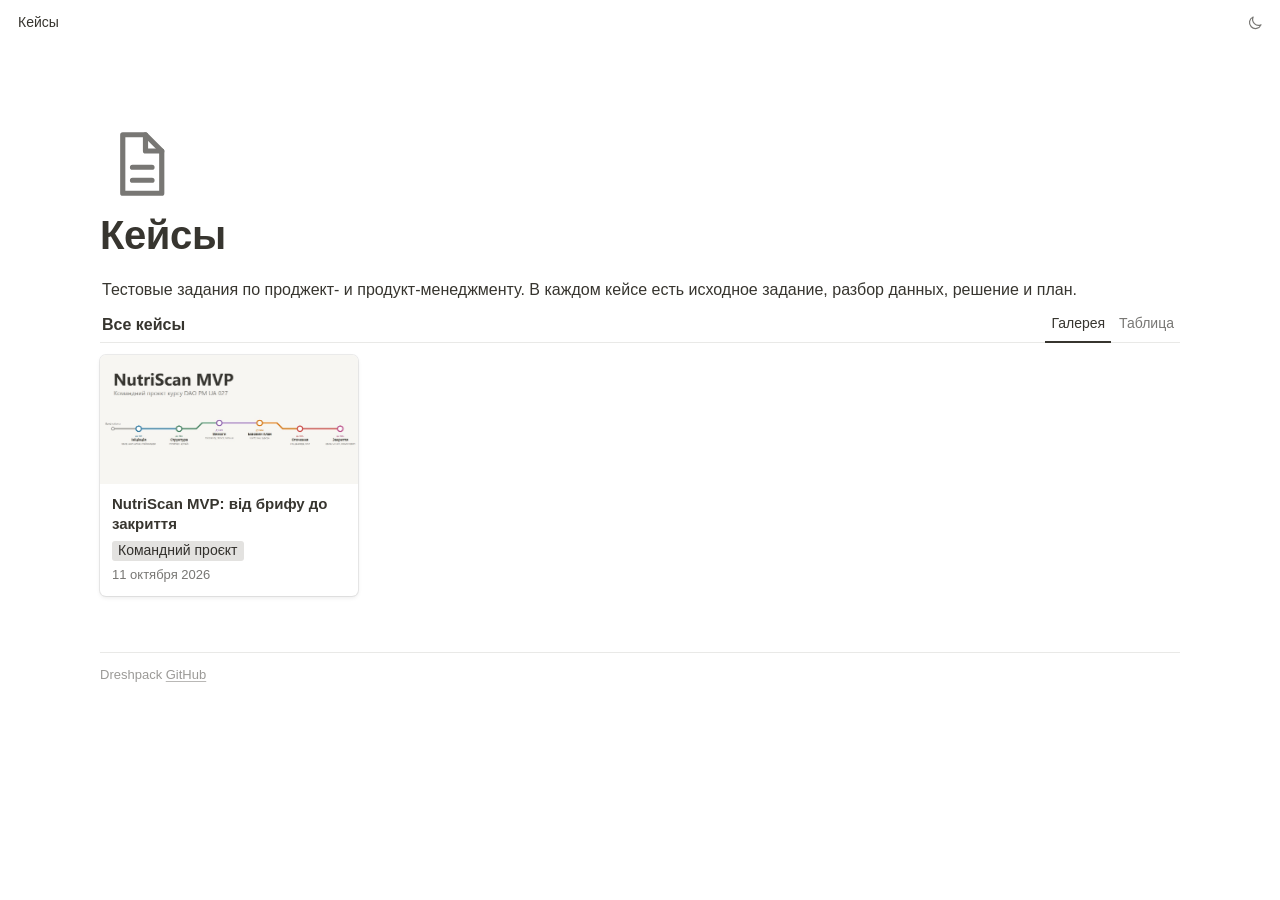
<file: index.html>
<!doctype html>
<html lang="ru">
<head>
<meta charset="utf-8">
<meta name="viewport" content="width=device-width, initial-scale=1">
<title>Кейсы · Dreshpack</title>
<meta name="description" content="Тестовые задания по проджект- и продукт-менеджменту.">
<meta name="robots" content="noindex">
<meta property="og:title" content="Кейсы">
<meta property="og:description" content="Тестовые задания по проджект- и продукт-менеджменту.">
<link rel="icon" href="data:image/svg+xml,%3Csvg xmlns='http://www.w3.org/2000/svg' viewBox='0 0 24 24' fill='none' stroke='%23787774' stroke-width='2' stroke-linecap='round' stroke-linejoin='round'%3E%3Cpath d='M7 3h7l5 5v13H7z'/%3E%3Cpath d='M14 3v5h5'/%3E%3C/svg%3E">
<link rel="stylesheet" href="assets/case.css?v=b7093164">
<script>try{var t=localStorage.getItem("case-theme");if(t==="dark"||t==="light")document.documentElement.setAttribute("data-theme",t)}catch(e){}</script>
<script defer src="assets/case.js?v=b7093164"></script>
</head>
<body>
<header class="topbar">
  <nav class="crumbs" aria-label="Навигация"><span aria-current="page">Кейсы</span></nav>
  <button class="icon-btn" type="button" data-theme-toggle aria-label="Тёмная тема"></button>
</header>
<main class="page wide">
  <div class="page-icon c-gray" data-icon="doc"></div>
  <h1 class="page-title">Кейсы</h1>
  <article class="page-body">
    <p>Тестовые задания по проджект- и продукт-менеджменту. В каждом кейсе есть исходное задание, разбор данных, решение и план.</p>
    <section data-views>
      <div class="db-head">
        <div class="db-title">Все кейсы</div>
        <div class="db-views" role="group" aria-label="Представления">
          <button type="button" data-view-btn="gallery" aria-pressed="true">Галерея</button>
          <button type="button" data-view-btn="table" aria-pressed="false">Таблица</button>
        </div>
      </div>
      <div data-view="gallery"><div class="gallery">
<a class="gallery-card" href="nutriscan/"><div class="gallery-cover"><img src="nutriscan/img/og.jpg" alt="" loading="lazy"></div><div class="gallery-body"><div class="gallery-title">NutriScan MVP: від брифу до закриття</div><div class="gallery-meta"><span class="tag" data-color="gray">Командний проєкт</span><span>11 октября 2026</span></div></div></a>
      </div></div>
      <div data-view="table" hidden><div class="db"><div class="db-scroll"><table>
        <thead><tr><th>Кейс</th><th>Роль</th><th>Компания</th><th>Темы</th><th aria-sort="descending">Дата</th></tr></thead>
        <tbody>
<tr><td class="title"><a href="nutriscan/">NutriScan MVP: від брифу до закриття</a></td><td><span class="tag" data-color="gray">Командний проєкт</span></td><td>Курс DAO PM UA 027</td><td><span class="tag">Lean Canvas</span> <span class="tag">Traceability</span> <span class="tag">WBS і Gantt</span> <span class="tag">Roadmap</span> <span class="tag">Jira</span> <span class="tag">Closure report</span> </td><td data-value="20261011">11 октября 2026</td></tr>
        </tbody></table></div><div class="db-foot"></div></div></div>
    </section>
    <footer class="page-foot">Dreshpack <a href="https://github.com/Dreshpack">GitHub</a></footer>
  </article>
</main>
</body>
</html>
</file>
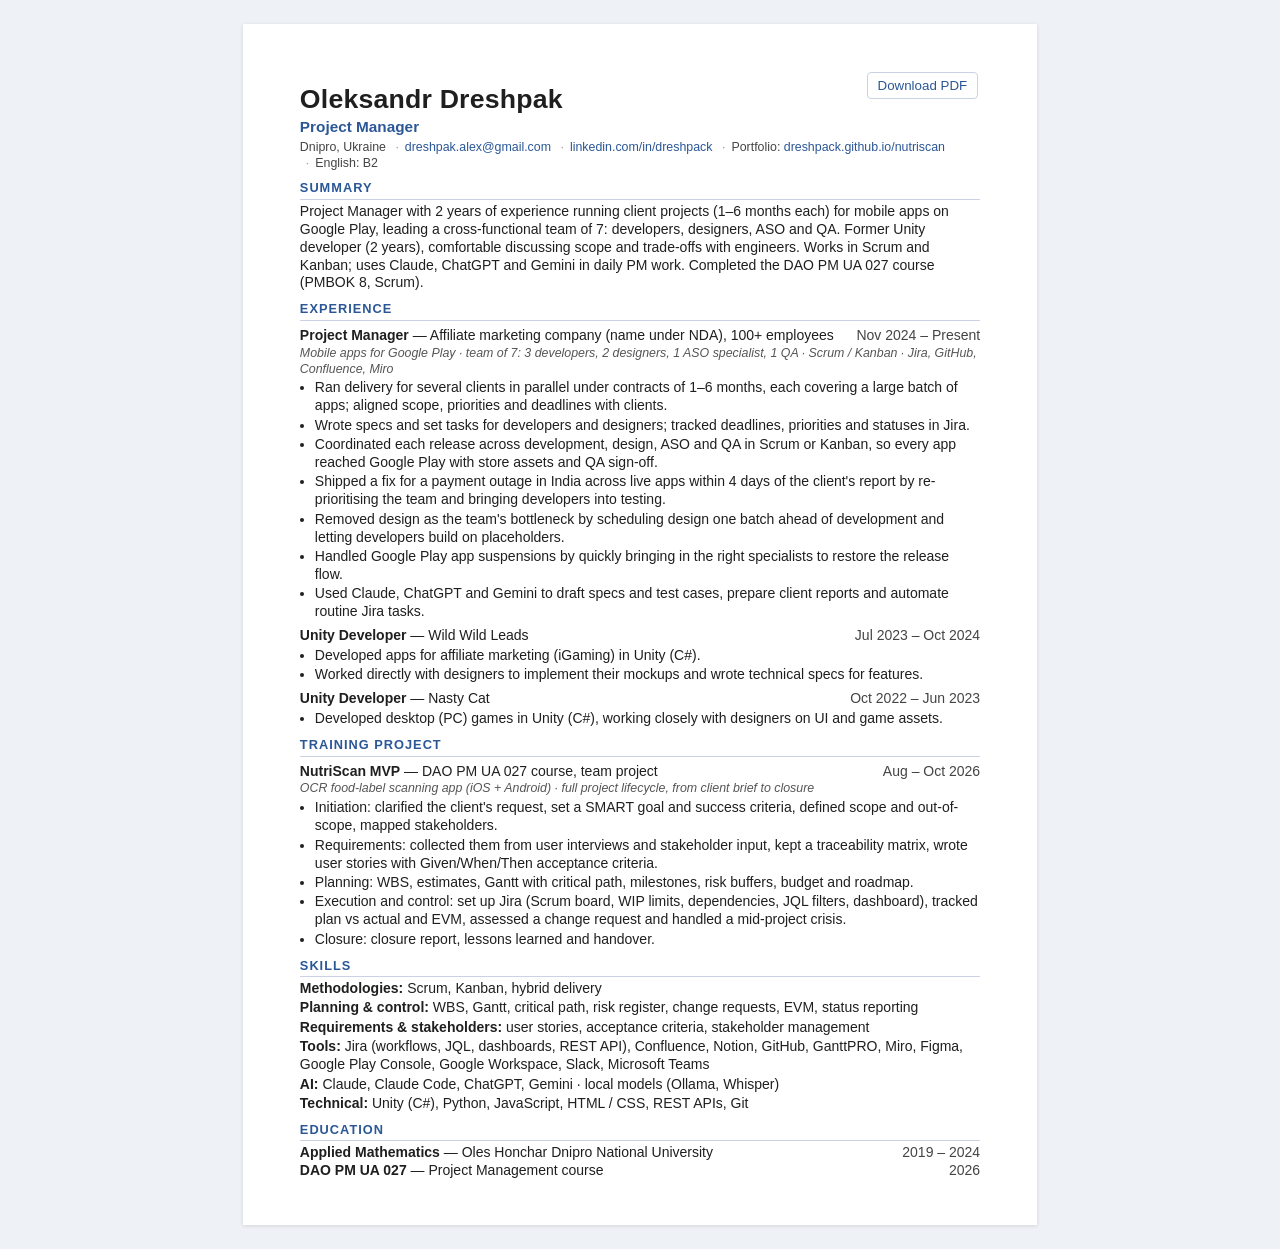
<file: cv/index.html>
<!doctype html>
<html lang="en">
<head>
<meta charset="utf-8">
<meta name="viewport" content="width=device-width, initial-scale=1">
<meta name="robots" content="noindex">
<title>Oleksandr Dreshpak — Project Manager</title>
<style>
  @page { size: A4; margin: 11mm 14mm 10mm; }
  * { box-sizing: border-box; }
  html, body { margin: 0; padding: 0; background: #fff; }
  body {
    font-family: Calibri, "Segoe UI", Arial, sans-serif;
    font-size: 9.8pt; line-height: 1.28; color: #1f1f1f;
  }
  a { color: inherit; text-decoration: none; }
  h1 { font-size: 20pt; margin: 0; letter-spacing: 0.2px; font-weight: 700; }
  .role { font-size: 11.5pt; color: #2b5797; margin: 1px 0 3px; font-weight: 600; }
  .contacts { font-size: 9.3pt; color: #444; }
  .contacts span + span::before { content: "·"; margin: 0 6px; color: #999; }
  h2 {
    font-size: 9.6pt; text-transform: uppercase; letter-spacing: 1px; color: #2b5797;
    margin: 9px 0 3px; padding-bottom: 2px; border-bottom: 1px solid #c9d3e3;
  }
  p { margin: 0; }
  .job { margin-top: 6px; }
  .job-head { display: flex; justify-content: space-between; gap: 12px; }
  .job-title { font-weight: 700; }
  .job-date { white-space: nowrap; color: #444; }
  .ctx { font-style: italic; color: #555; font-size: 9.3pt; margin-top: 1px; }
  ul { margin: 2px 0 0; padding-left: 15px; }
  li { margin: 1.5px 0; }
  .skills li { list-style: none; margin-left: -15px; }
  b { font-weight: 700; }
  .download { display: none; }
  @media screen {
    html { background: #eef1f5; }
    body {
      max-width: 210mm; margin: 24px auto; padding: 14mm 15mm 12mm;
      background: #fff; box-shadow: 0 1px 4px rgba(0,0,0,.12); font-size: 10.5pt;
    }
    a { color: #2b5797; }
    .download {
      display: block; max-width: 210mm; margin: 0 auto -12px; text-align: right;
      font-family: Calibri, "Segoe UI", Arial, sans-serif; font-size: 10pt; padding: 0 2px;
    }
    .download a { color: #2b5797; text-decoration: none; border: 1px solid #c9d3e3; background: #fff; padding: 5px 10px; border-radius: 4px; }
  }
  @media screen and (max-width: 640px) {
    body { margin: 0; padding: 20px 16px; box-shadow: none; font-size: 10.5pt; }
    html { background: #fff; }
    .download { margin: 12px 16px 0; }
    .job-head { flex-wrap: wrap; gap: 0 12px; }
    .contacts span { display: inline-block; }
  }
</style>
</head>
<body>
<div class="download"><a href="CV_Oleksandr_Dreshpak.pdf" download>Download PDF</a></div>

<h1>Oleksandr Dreshpak</h1>
<div class="role">Project Manager</div>
<div class="contacts">
  <span>Dnipro, Ukraine</span>
  <span><a href="mailto:dreshpak.alex@gmail.com">dreshpak.alex@gmail.com</a></span>
  <span><a href="https://www.linkedin.com/in/dreshpack/">linkedin.com/in/dreshpack</a></span>
  <span>Portfolio: <a href="https://dreshpack.github.io/nutriscan/">dreshpack.github.io/nutriscan</a></span>
  <span>English: B2</span>
</div>

<h2>Summary</h2>
<p>Project Manager with 2 years of experience running client projects (1–6 months each) for mobile apps on Google Play, leading a cross-functional team of 7: developers, designers, ASO and QA. Former Unity developer (2 years), comfortable discussing scope and trade-offs with engineers. Works in Scrum and Kanban; uses Claude, ChatGPT and Gemini in daily PM work. Completed the DAO PM UA 027 course (PMBOK 8, Scrum).</p>

<h2>Experience</h2>

<div class="job">
  <div class="job-head"><span><span class="job-title">Project Manager</span> — Affiliate marketing company (name under NDA), 100+ employees</span><span class="job-date">Nov 2024 – Present</span></div>
  <div class="ctx">Mobile apps for Google Play · team of 7: 3 developers, 2 designers, 1 ASO specialist, 1 QA · Scrum / Kanban · Jira, GitHub, Confluence, Miro</div>
  <ul>
    <li>Ran delivery for several clients in parallel under contracts of 1–6 months, each covering a large batch of apps; aligned scope, priorities and deadlines with clients.</li>
    <li>Wrote specs and set tasks for developers and designers; tracked deadlines, priorities and statuses in Jira.</li>
    <li>Coordinated each release across development, design, ASO and QA in Scrum or Kanban, so every app reached Google Play with store assets and QA sign-off.</li>
    <li>Shipped a fix for a payment outage in India across live apps within 4 days of the client's report by re-prioritising the team and bringing developers into testing.</li>
    <li>Removed design as the team's bottleneck by scheduling design one batch ahead of development and letting developers build on placeholders.</li>
    <li>Handled Google Play app suspensions by quickly bringing in the right specialists to restore the release flow.</li>
    <li>Used Claude, ChatGPT and Gemini to draft specs and test cases, prepare client reports and automate routine Jira tasks.</li>
  </ul>
</div>

<div class="job">
  <div class="job-head"><span><span class="job-title">Unity Developer</span> — Wild Wild Leads</span><span class="job-date">Jul 2023 – Oct 2024</span></div>
  <ul>
    <li>Developed apps for affiliate marketing (iGaming) in Unity (C#).</li>
    <li>Worked directly with designers to implement their mockups and wrote technical specs for features.</li>
  </ul>
</div>

<div class="job">
  <div class="job-head"><span><span class="job-title">Unity Developer</span> — Nasty Cat</span><span class="job-date">Oct 2022 – Jun 2023</span></div>
  <ul>
    <li>Developed desktop (PC) games in Unity (C#), working closely with designers on UI and game assets.</li>
  </ul>
</div>

<h2>Training Project</h2>
<div class="job">
  <div class="job-head"><span><span class="job-title">NutriScan MVP</span> — DAO PM UA 027 course, team project</span><span class="job-date">Aug – Oct 2026</span></div>
  <div class="ctx">OCR food-label scanning app (iOS + Android) · full project lifecycle, from client brief to closure</div>
  <ul>
    <li>Initiation: clarified the client's request, set a SMART goal and success criteria, defined scope and out-of-scope, mapped stakeholders.</li>
    <li>Requirements: collected them from user interviews and stakeholder input, kept a traceability matrix, wrote user stories with Given/When/Then acceptance criteria.</li>
    <li>Planning: WBS, estimates, Gantt with critical path, milestones, risk buffers, budget and roadmap.</li>
    <li>Execution and control: set up Jira (Scrum board, WIP limits, dependencies, JQL filters, dashboard), tracked plan vs actual and EVM, assessed a change request and handled a mid-project crisis.</li>
    <li>Closure: closure report, lessons learned and handover.</li>
  </ul>
</div>

<h2>Skills</h2>
<ul class="skills">
  <li><b>Methodologies:</b> Scrum, Kanban, hybrid delivery</li>
  <li><b>Planning &amp; control:</b> WBS, Gantt, critical path, risk register, change requests, EVM, status reporting</li>
  <li><b>Requirements &amp; stakeholders:</b> user stories, acceptance criteria, stakeholder management</li>
  <li><b>Tools:</b> Jira (workflows, JQL, dashboards, REST API), Confluence, Notion, GitHub, GanttPRO, Miro, Figma, Google Play Console, Google Workspace, Slack, Microsoft Teams</li>
  <li><b>AI:</b> Claude, Claude Code, ChatGPT, Gemini · local models (Ollama, Whisper)</li>
  <li><b>Technical:</b> Unity (C#), Python, JavaScript, HTML / CSS, REST APIs, Git</li>
</ul>

<h2>Education</h2>
<div class="job-head"><span><b>Applied Mathematics</b> — Oles Honchar Dnipro National University</span><span class="job-date">2019 – 2024</span></div>
<div class="job-head"><span><b>DAO PM UA 027</b> — Project Management course</span><span class="job-date">2026</span></div>

</body>
</html>
</file>
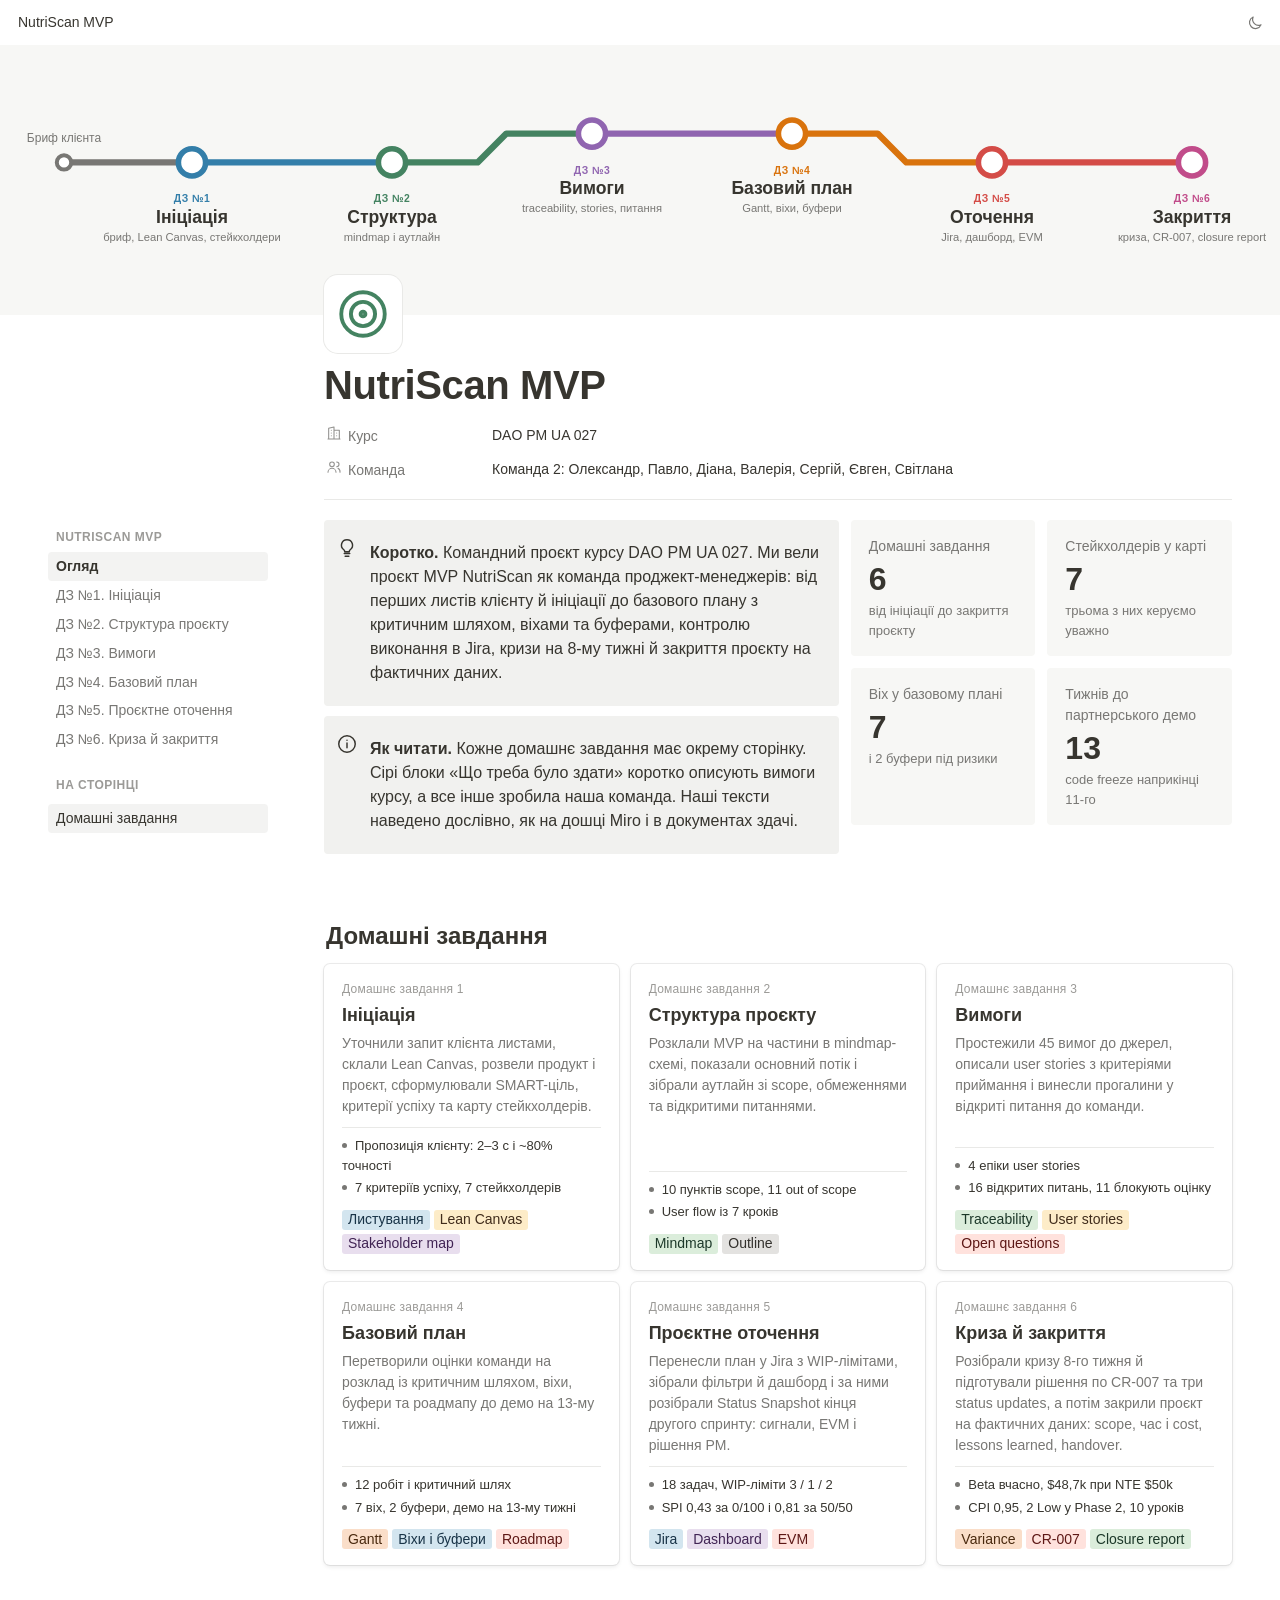
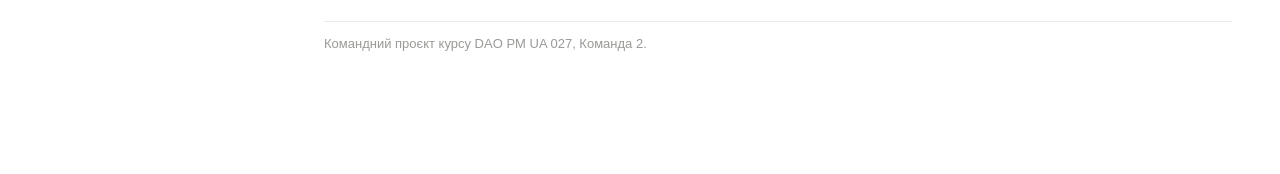
<file: nutriscan/index.html>
<!doctype html>
<html lang="uk">
<head>
<meta charset="utf-8">
<meta name="viewport" content="width=device-width, initial-scale=1">
<title>NutriScan MVP: від брифу до закриття</title>
<meta name="description" content="Командний проєкт курсу DAO PM UA 027: шість домашніх завдань від ініціації до закриття мобільного застосунку NutriScan.">
<meta name="robots" content="noindex">
<meta property="og:type" content="article">
<meta property="og:title" content="NutriScan MVP: від брифу до закриття">
<meta property="og:description" content="Командний проєкт курсу DAO PM UA 027: шість домашніх завдань від ініціації до закриття мобільного застосунку NutriScan.">
<meta property="og:image" content="https://dreshpack.github.io/nutriscan/img/og.jpg">
<meta name="twitter:card" content="summary_large_image">
<link rel="icon" href="data:image/svg+xml,%3Csvg xmlns='http://www.w3.org/2000/svg' viewBox='0 0 24 24' fill='none' stroke='%23448361' stroke-width='2' stroke-linecap='round'%3E%3Ccircle cx='12' cy='12' r='9'/%3E%3Ccircle cx='12' cy='12' r='5'/%3E%3C/svg%3E">
<link rel="stylesheet" href="../assets/case.css?v=b7093164">
<script>try{var t=localStorage.getItem("case-theme");if(t==="dark"||t==="light")document.documentElement.setAttribute("data-theme",t)}catch(e){}</script>
<script defer src="../assets/case.js?v=b7093164"></script>
</head>
<body>
<header class="topbar">
  <nav class="crumbs" aria-label="Навігація"><span aria-current="page">NutriScan MVP</span></nav>
  <button class="icon-btn" type="button" data-theme-toggle aria-label="Темна тема"></button>
</header>
<div class="cover"><svg viewBox="0 0 1600 300" preserveAspectRatio="xMidYMid meet" class="cover-art" style="overflow:visible" aria-hidden="true" focusable="false"><rect width="1600" height="300" style="fill:var(--surface)"/><path d="M80 128 H240" style="fill:none;stroke:var(--c-gray);stroke-width:8;stroke-linecap:round;stroke-linejoin:round"/><path d="M240 128 H490" style="fill:none;stroke:var(--c-blue);stroke-width:8;stroke-linecap:round;stroke-linejoin:round"/><path d="M490 128 H597 L633 92 H740" style="fill:none;stroke:var(--c-green);stroke-width:8;stroke-linecap:round;stroke-linejoin:round"/><path d="M740 92 H990" style="fill:none;stroke:var(--c-purple);stroke-width:8;stroke-linecap:round;stroke-linejoin:round"/><path d="M990 92 H1097 L1133 128 H1240" style="fill:none;stroke:var(--c-orange);stroke-width:8;stroke-linecap:round;stroke-linejoin:round"/><path d="M1240 128 H1490" style="fill:none;stroke:var(--c-red);stroke-width:8;stroke-linecap:round;stroke-linejoin:round"/><circle cx="80" cy="128" r="9" style="fill:var(--bg);stroke:var(--c-gray);stroke-width:5"/><text x="80" y="102" text-anchor="middle" style="fill:var(--muted);font:500 15px var(--font)">Бриф клієнта</text><circle cx="240" cy="128" r="17" style="fill:var(--bg);stroke:var(--c-blue);stroke-width:7"/><text x="240" y="178" text-anchor="middle" style="fill:var(--c-blue);font:600 13px var(--font);letter-spacing:.04em">ДЗ №1</text><text x="240" y="204" text-anchor="middle" style="fill:var(--fg);font:700 22px var(--font)">Ініціація</text><text x="240" y="226" text-anchor="middle" style="fill:var(--muted);font:14px var(--font)">бриф, Lean Canvas, стейкхолдери</text><circle cx="490" cy="128" r="17" style="fill:var(--bg);stroke:var(--c-green);stroke-width:7"/><text x="490" y="178" text-anchor="middle" style="fill:var(--c-green);font:600 13px var(--font);letter-spacing:.04em">ДЗ №2</text><text x="490" y="204" text-anchor="middle" style="fill:var(--fg);font:700 22px var(--font)">Структура</text><text x="490" y="226" text-anchor="middle" style="fill:var(--muted);font:14px var(--font)">mindmap і аутлайн</text><circle cx="740" cy="92" r="17" style="fill:var(--bg);stroke:var(--c-purple);stroke-width:7"/><text x="740" y="142" text-anchor="middle" style="fill:var(--c-purple);font:600 13px var(--font);letter-spacing:.04em">ДЗ №3</text><text x="740" y="168" text-anchor="middle" style="fill:var(--fg);font:700 22px var(--font)">Вимоги</text><text x="740" y="190" text-anchor="middle" style="fill:var(--muted);font:14px var(--font)">traceability, stories, питання</text><circle cx="990" cy="92" r="17" style="fill:var(--bg);stroke:var(--c-orange);stroke-width:7"/><text x="990" y="142" text-anchor="middle" style="fill:var(--c-orange);font:600 13px var(--font);letter-spacing:.04em">ДЗ №4</text><text x="990" y="168" text-anchor="middle" style="fill:var(--fg);font:700 22px var(--font)">Базовий план</text><text x="990" y="190" text-anchor="middle" style="fill:var(--muted);font:14px var(--font)">Gantt, віхи, буфери</text><circle cx="1240" cy="128" r="17" style="fill:var(--bg);stroke:var(--c-red);stroke-width:7"/><text x="1240" y="178" text-anchor="middle" style="fill:var(--c-red);font:600 13px var(--font);letter-spacing:.04em">ДЗ №5</text><text x="1240" y="204" text-anchor="middle" style="fill:var(--fg);font:700 22px var(--font)">Оточення</text><text x="1240" y="226" text-anchor="middle" style="fill:var(--muted);font:14px var(--font)">Jira, дашборд, EVM</text><circle cx="1490" cy="128" r="17" style="fill:var(--bg);stroke:var(--c-pink);stroke-width:7"/><text x="1490" y="178" text-anchor="middle" style="fill:var(--c-pink);font:600 13px var(--font);letter-spacing:.04em">ДЗ №6</text><text x="1490" y="204" text-anchor="middle" style="fill:var(--fg);font:700 22px var(--font)">Закриття</text><text x="1490" y="226" text-anchor="middle" style="fill:var(--muted);font:14px var(--font)">криза, CR-007, closure report</text></svg></div>

<main class="page layout">
  <div class="page-head">
    <div class="page-icon c-green" data-icon="target"></div>
    
    <h1 class="page-title">NutriScan MVP</h1>
    <dl class="props"><div class="prop"><dt><i data-icon="building"></i>Курс</dt><dd>DAO PM UA 027</dd></div><div class="prop"><dt><i data-icon="team"></i>Команда</dt><dd>Команда 2: Олександр, Павло, Діана, Валерія, Сергій, Євген, Світлана</dd></div></dl>
  </div>
  <div class="layout-grid">
    <aside class="side" aria-label="Навігація проєктом">
      <div class="side-title">NutriScan MVP</div>
      <nav class="pages"><a href="./" aria-current="page">Огляд</a><a href="dz1/">ДЗ №1. Ініціація</a><a href="dz2/">ДЗ №2. Структура проєкту</a><a href="dz3/">ДЗ №3. Вимоги</a><a href="dz4/">ДЗ №4. Базовий план</a><a href="dz5/">ДЗ №5. Проєктне оточення</a><a href="dz6/">ДЗ №6. Криза й закриття</a></nav>
      <div class="side-title">На сторінці</div>
      <nav class="toc"></nav>
    </aside>
    <article class="page-body">
    <nav class="toc" aria-label="Зміст"></nav>
    <div class="summary-grid">
      <div>
        <div class="callout">
          <span class="callout-icon" data-icon="idea"></span>
          <div class="callout-body">
            <p><b>Коротко.</b> Командний проєкт курсу DAO PM UA 027. Ми вели проєкт MVP NutriScan як команда проджект-менеджерів: від перших листів клієнту й ініціації до базового плану з критичним шляхом, віхами та буферами, контролю виконання в Jira, кризи на 8-му тижні й закриття проєкту на фактичних даних.</p>
          </div>
        </div>
        <div class="callout" data-color="gray">
          <span class="callout-icon" data-icon="info"></span>
          <div class="callout-body">
            <p><b>Як читати.</b> Кожне домашнє завдання має окрему сторінку. Сірі блоки «Що треба було здати» коротко описують вимоги курсу, а все інше зробила наша команда. Наші тексти наведено дослівно, як на дошці Miro і в документах здачі.</p>
          </div>
        </div>
      </div>
      <div class="metrics">
        <div class="metric"><div class="metric-label">Домашні завдання</div><div class="metric-value">6</div><div class="metric-note">від ініціації до закриття проєкту</div></div>
        <div class="metric"><div class="metric-label">Стейкхолдерів у карті</div><div class="metric-value">7</div><div class="metric-note">трьома з них керуємо уважно</div></div>
        <div class="metric"><div class="metric-label">Віх у базовому плані</div><div class="metric-value">7</div><div class="metric-note">і 2 буфери під ризики</div></div>
        <div class="metric"><div class="metric-label">Тижнів до партнерського демо</div><div class="metric-value">13</div><div class="metric-note">code freeze наприкінці 11-го</div></div>
      </div>
    </div>

    <h2>Домашні завдання</h2>
    <div class="hw-grid">
      <a class="hw-card" href="dz1/">
        <span class="hw-num">Домашнє завдання 1</span>
        <span class="hw-title">Ініціація</span>
        <span class="hw-text">Уточнили запит клієнта листами, склали Lean Canvas, розвели продукт і проєкт, сформулювали SMART-ціль, критерії успіху та карту стейкхолдерів.</span>
        <span class="hw-points"><span>Пропозиція клієнту: 2–3 с і ~80% точності</span><span>7 критеріїв успіху, 7 стейкхолдерів</span></span>
        <span class="hw-tags"><span class="tag" data-color="blue">Листування</span><span class="tag" data-color="yellow">Lean Canvas</span><span class="tag" data-color="purple">Stakeholder map</span></span>
      </a>
      <a class="hw-card" href="dz2/">
        <span class="hw-num">Домашнє завдання 2</span>
        <span class="hw-title">Структура проєкту</span>
        <span class="hw-text">Розклали MVP на частини в mindmap-схемі, показали основний потік і зібрали аутлайн зі scope, обмеженнями та відкритими питаннями.</span>
        <span class="hw-points"><span>10 пунктів scope, 11 out of scope</span><span>User flow із 7 кроків</span></span>
        <span class="hw-tags"><span class="tag" data-color="green">Mindmap</span><span class="tag" data-color="gray">Outline</span></span>
      </a>
      <a class="hw-card" href="dz3/">
        <span class="hw-num">Домашнє завдання 3</span>
        <span class="hw-title">Вимоги</span>
        <span class="hw-text">Простежили 45 вимог до джерел, описали user stories з критеріями приймання і винесли прогалини у відкриті питання до команди.</span>
        <span class="hw-points"><span>4 епіки user stories</span><span>16 відкритих питань, 11 блокують оцінку</span></span>
        <span class="hw-tags"><span class="tag" data-color="green">Traceability</span><span class="tag" data-color="yellow">User stories</span><span class="tag" data-color="red">Open questions</span></span>
      </a>
      <a class="hw-card" href="dz4/">
        <span class="hw-num">Домашнє завдання 4</span>
        <span class="hw-title">Базовий план</span>
        <span class="hw-text">Перетворили оцінки команди на розклад із критичним шляхом, віхи, буфери та роадмапу до демо на 13-му тижні.</span>
        <span class="hw-points"><span>12 робіт і критичний шлях</span><span>7 віх, 2 буфери, демо на 13-му тижні</span></span>
        <span class="hw-tags"><span class="tag" data-color="orange">Gantt</span><span class="tag" data-color="blue">Віхи і буфери</span><span class="tag" data-color="red">Roadmap</span></span>
      </a>
      <a class="hw-card" href="dz5/">
        <span class="hw-num">Домашнє завдання 5</span>
        <span class="hw-title">Проєктне оточення</span>
        <span class="hw-text">Перенесли план у Jira з WIP-лімітами, зібрали фільтри й дашборд і за ними розібрали Status Snapshot кінця другого спринту: сигнали, EVM і рішення PM.</span>
        <span class="hw-points"><span>18 задач, WIP-ліміти 3 / 1 / 2</span><span>SPI 0,43 за 0/100 і 0,81 за 50/50</span></span>
        <span class="hw-tags"><span class="tag" data-color="blue">Jira</span><span class="tag" data-color="purple">Dashboard</span><span class="tag" data-color="red">EVM</span></span>
      </a>
      <a class="hw-card" href="dz6/">
        <span class="hw-num">Домашнє завдання 6</span>
        <span class="hw-title">Криза й закриття</span>
        <span class="hw-text">Розібрали кризу 8-го тижня й підготували рішення по CR-007 та три status updates, а потім закрили проєкт на фактичних даних: scope, час і cost, lessons learned, handover.</span>
        <span class="hw-points"><span>Beta вчасно, $48,7k при NTE $50k</span><span>CPI 0,95, 2 Low у Phase 2, 10 уроків</span></span>
        <span class="hw-tags"><span class="tag" data-color="orange">Variance</span><span class="tag" data-color="red">CR-007</span><span class="tag" data-color="green">Closure report</span></span>
      </a>
    </div>

    
    <footer class="page-foot">Командний проєкт курсу DAO PM UA 027, Команда 2.</footer>
    </article>
  </div>
</main>
</body>
</html>
</file>
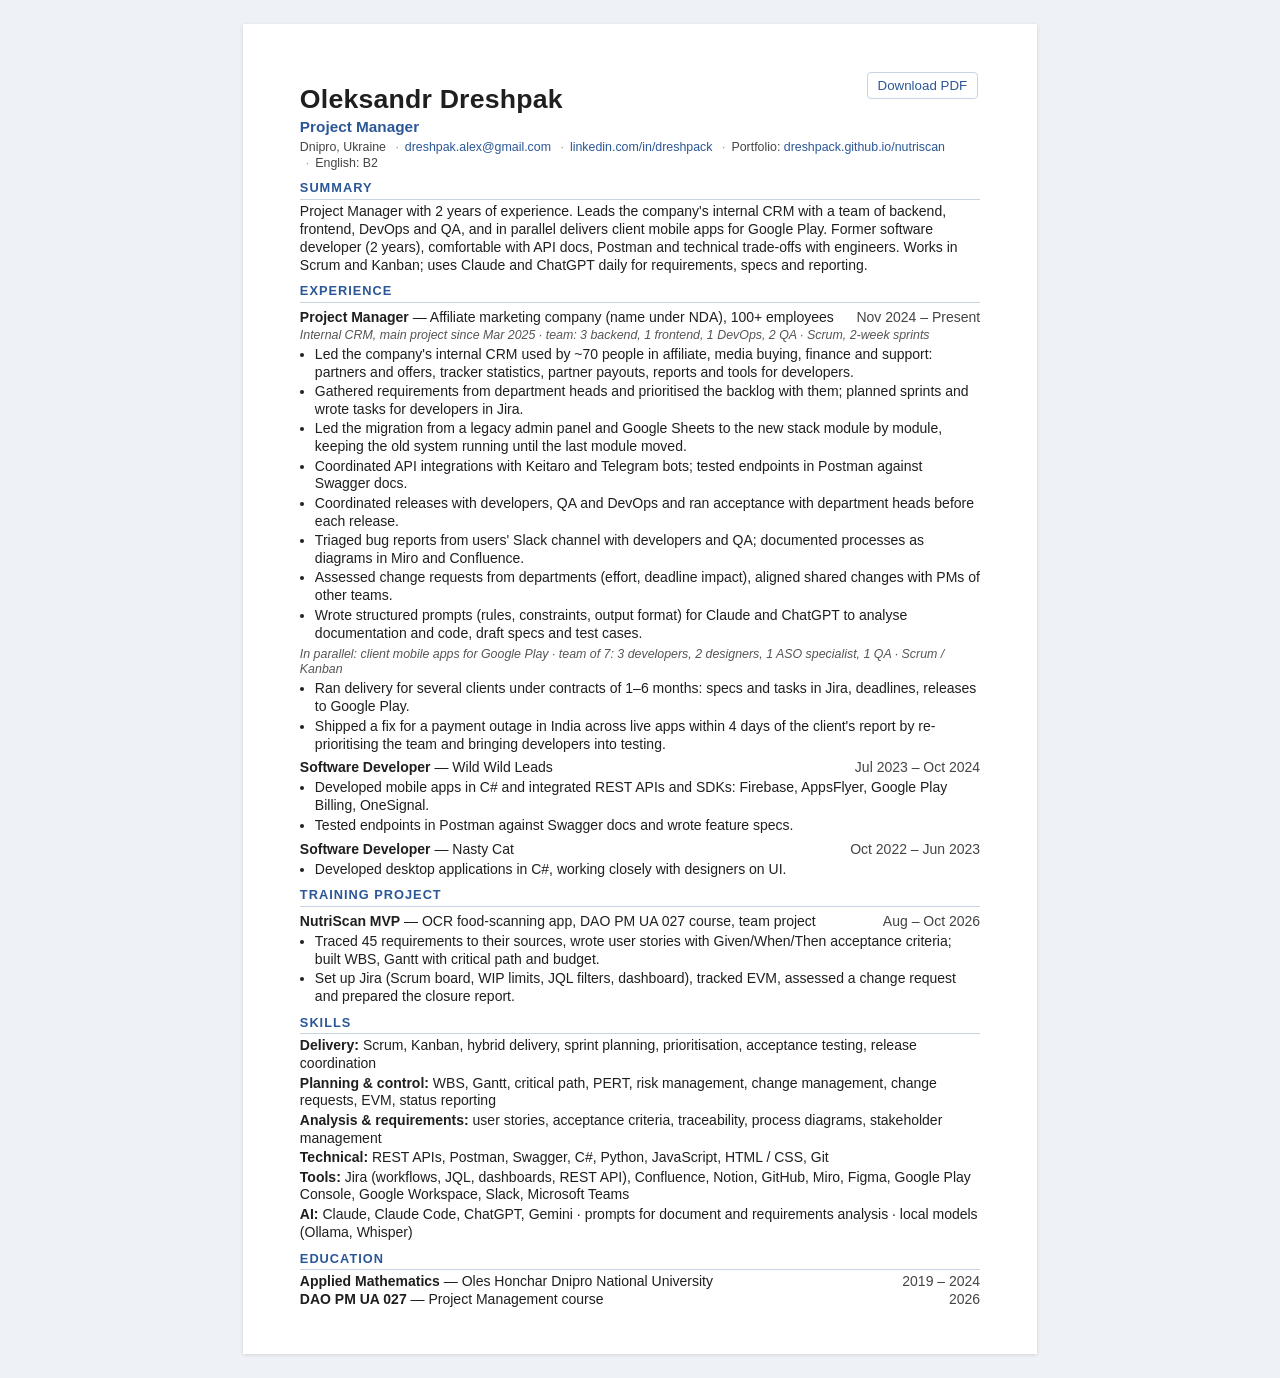
<file: resume/index.html>
<!doctype html>
<html lang="en">
<head>
<meta charset="utf-8">
<meta name="viewport" content="width=device-width, initial-scale=1">
<meta name="robots" content="noindex">
<title>Oleksandr Dreshpak — Project Manager</title>
<style>
  @page { size: A4; margin: 11mm 14mm 10mm; }
  * { box-sizing: border-box; }
  html, body { margin: 0; padding: 0; background: #fff; }
  body {
    font-family: Calibri, "Segoe UI", Arial, sans-serif;
    font-size: 9.8pt; line-height: 1.28; color: #1f1f1f;
  }
  a { color: inherit; text-decoration: none; }
  h1 { font-size: 20pt; margin: 0; letter-spacing: 0.2px; font-weight: 700; }
  .role { font-size: 11.5pt; color: #2b5797; margin: 1px 0 3px; font-weight: 600; }
  .contacts { font-size: 9.3pt; color: #444; }
  .contacts span + span::before { content: "·"; margin: 0 6px; color: #999; }
  h2 {
    font-size: 9.6pt; text-transform: uppercase; letter-spacing: 1px; color: #2b5797;
    margin: 9px 0 3px; padding-bottom: 2px; border-bottom: 1px solid #c9d3e3;
  }
  p { margin: 0; }
  .job { margin-top: 6px; }
  .job-head { display: flex; justify-content: space-between; gap: 12px; }
  .job-title { font-weight: 700; }
  .job-date { white-space: nowrap; color: #444; }
  .ctx { font-style: italic; color: #555; font-size: 9.3pt; margin-top: 1px; }
  ul { margin: 2px 0 0; padding-left: 15px; }
  li { margin: 1.5px 0; }
  .skills li { list-style: none; margin-left: -15px; }
  b { font-weight: 700; }
  .download { display: none; }
  @media screen {
    html { background: #eef1f5; }
    body {
      max-width: 210mm; margin: 24px auto; padding: 14mm 15mm 12mm;
      background: #fff; box-shadow: 0 1px 4px rgba(0,0,0,.12); font-size: 10.5pt;
    }
    a { color: #2b5797; }
    .download {
      display: block; max-width: 210mm; margin: 0 auto -12px; text-align: right;
      font-family: Calibri, "Segoe UI", Arial, sans-serif; font-size: 10pt; padding: 0 2px;
    }
    .download a { color: #2b5797; text-decoration: none; border: 1px solid #c9d3e3; background: #fff; padding: 5px 10px; border-radius: 4px; }
  }
  @media screen and (max-width: 640px) {
    body { margin: 0; padding: 20px 16px; box-shadow: none; font-size: 10.5pt; }
    html { background: #fff; }
    .download { margin: 12px 16px 0; }
    .job-head { flex-wrap: wrap; gap: 0 12px; }
    .contacts span { display: inline-block; }
  }
</style>
</head>
<body>

<div class="download"><a href="CV_Oleksandr_Dreshpak.pdf" download>Download PDF</a></div>

<h1>Oleksandr Dreshpak</h1>
<div class="role">Project Manager</div>
<div class="contacts">
  <span>Dnipro, Ukraine</span>
  <span><a href="mailto:dreshpak.alex@gmail.com">dreshpak.alex@gmail.com</a></span>
  <span><a href="https://www.linkedin.com/in/dreshpack/">linkedin.com/in/dreshpack</a></span>
  <span>Portfolio: <a href="https://dreshpack.github.io/nutriscan/">dreshpack.github.io/nutriscan</a></span>
  <span>English: B2</span>
</div>

<h2>Summary</h2>
<p>Project Manager with 2 years of experience. Leads the company's internal CRM with a team of backend, frontend, DevOps and QA, and in parallel delivers client mobile apps for Google Play. Former software developer (2 years), comfortable with API docs, Postman and technical trade-offs with engineers. Works in Scrum and Kanban; uses Claude and ChatGPT daily for requirements, specs and reporting.</p>

<h2>Experience</h2>

<div class="job">
  <div class="job-head"><span><span class="job-title">Project Manager</span> — Affiliate marketing company (name under NDA), 100+ employees</span><span class="job-date">Nov 2024 – Present</span></div>
  <div class="ctx">Internal CRM, main project since Mar 2025 · team: 3 backend, 1 frontend, 1 DevOps, 2 QA · Scrum, 2-week sprints</div>
  <ul>
    <li>Led the company's internal CRM used by ~70 people in affiliate, media buying, finance and support: partners and offers, tracker statistics, partner payouts, reports and tools for developers.</li>
    <li>Gathered requirements from department heads and prioritised the backlog with them; planned sprints and wrote tasks for developers in Jira.</li>
    <li>Led the migration from a legacy admin panel and Google Sheets to the new stack module by module, keeping the old system running until the last module moved.</li>
    <li>Coordinated API integrations with Keitaro and Telegram bots; tested endpoints in Postman against Swagger docs.</li>
    <li>Coordinated releases with developers, QA and DevOps and ran acceptance with department heads before each release.</li>
    <li>Triaged bug reports from users' Slack channel with developers and QA; documented processes as diagrams in Miro and Confluence.</li>
    <li>Assessed change requests from departments (effort, deadline impact), aligned shared changes with PMs of other teams.</li>
    <li>Wrote structured prompts (rules, constraints, output format) for Claude and ChatGPT to analyse documentation and code, draft specs and test cases.</li>
  </ul>
  <div class="ctx" style="margin-top:4px">In parallel: client mobile apps for Google Play · team of 7: 3 developers, 2 designers, 1 ASO specialist, 1 QA · Scrum / Kanban</div>
  <ul>
    <li>Ran delivery for several clients under contracts of 1–6 months: specs and tasks in Jira, deadlines, releases to Google Play.</li>
    <li>Shipped a fix for a payment outage in India across live apps within 4 days of the client's report by re-prioritising the team and bringing developers into testing.</li>
  </ul>
</div>

<div class="job">
  <div class="job-head"><span><span class="job-title">Software Developer</span> — Wild Wild Leads</span><span class="job-date">Jul 2023 – Oct 2024</span></div>
  <ul>
    <li>Developed mobile apps in C# and integrated REST APIs and SDKs: Firebase, AppsFlyer, Google Play Billing, OneSignal.</li>
    <li>Tested endpoints in Postman against Swagger docs and wrote feature specs.</li>
  </ul>
</div>

<div class="job">
  <div class="job-head"><span><span class="job-title">Software Developer</span> — Nasty Cat</span><span class="job-date">Oct 2022 – Jun 2023</span></div>
  <ul>
    <li>Developed desktop applications in C#, working closely with designers on UI.</li>
  </ul>
</div>

<h2>Training Project</h2>
<div class="job">
  <div class="job-head"><span><span class="job-title">NutriScan MVP</span> — OCR food-scanning app, DAO PM UA 027 course, team project</span><span class="job-date">Aug – Oct 2026</span></div>
  <ul>
    <li>Traced 45 requirements to their sources, wrote user stories with Given/When/Then acceptance criteria; built WBS, Gantt with critical path and budget.</li>
    <li>Set up Jira (Scrum board, WIP limits, JQL filters, dashboard), tracked EVM, assessed a change request and prepared the closure report.</li>
  </ul>
</div>

<h2>Skills</h2>
<ul class="skills">
  <li><b>Delivery:</b> Scrum, Kanban, hybrid delivery, sprint planning, prioritisation, acceptance testing, release coordination</li>
  <li><b>Planning &amp; control:</b> WBS, Gantt, critical path, PERT, risk management, change management, change requests, EVM, status reporting</li>
  <li><b>Analysis &amp; requirements:</b> user stories, acceptance criteria, traceability, process diagrams, stakeholder management</li>
  <li><b>Technical:</b> REST APIs, Postman, Swagger, C#, Python, JavaScript, HTML / CSS, Git</li>
  <li><b>Tools:</b> Jira (workflows, JQL, dashboards, REST API), Confluence, Notion, GitHub, Miro, Figma, Google Play Console, Google Workspace, Slack, Microsoft Teams</li>
  <li><b>AI:</b> Claude, Claude Code, ChatGPT, Gemini · prompts for document and requirements analysis · local models (Ollama, Whisper)</li>
</ul>

<h2>Education</h2>
<div class="job-head"><span><b>Applied Mathematics</b> — Oles Honchar Dnipro National University</span><span class="job-date">2019 – 2024</span></div>
<div class="job-head"><span><b>DAO PM UA 027</b> — Project Management course</span><span class="job-date">2026</span></div>

</body>
</html>
</file>
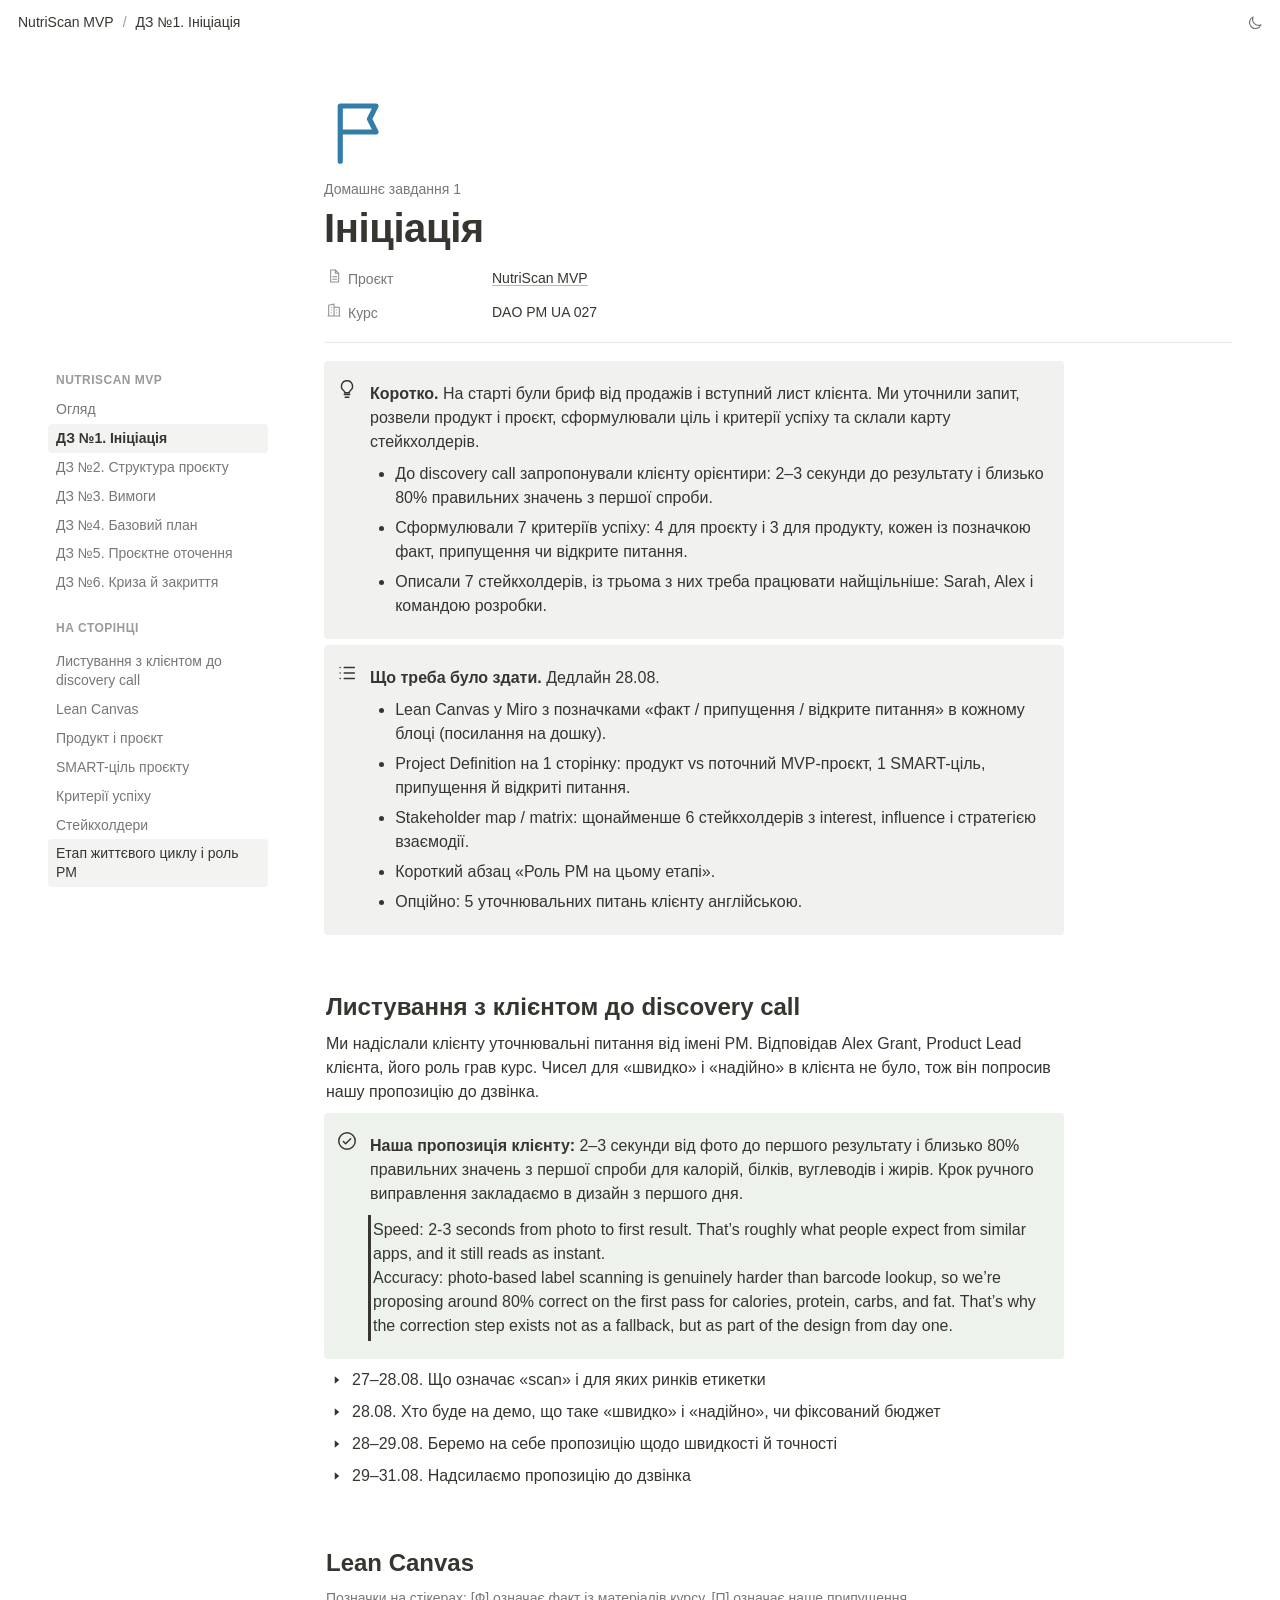
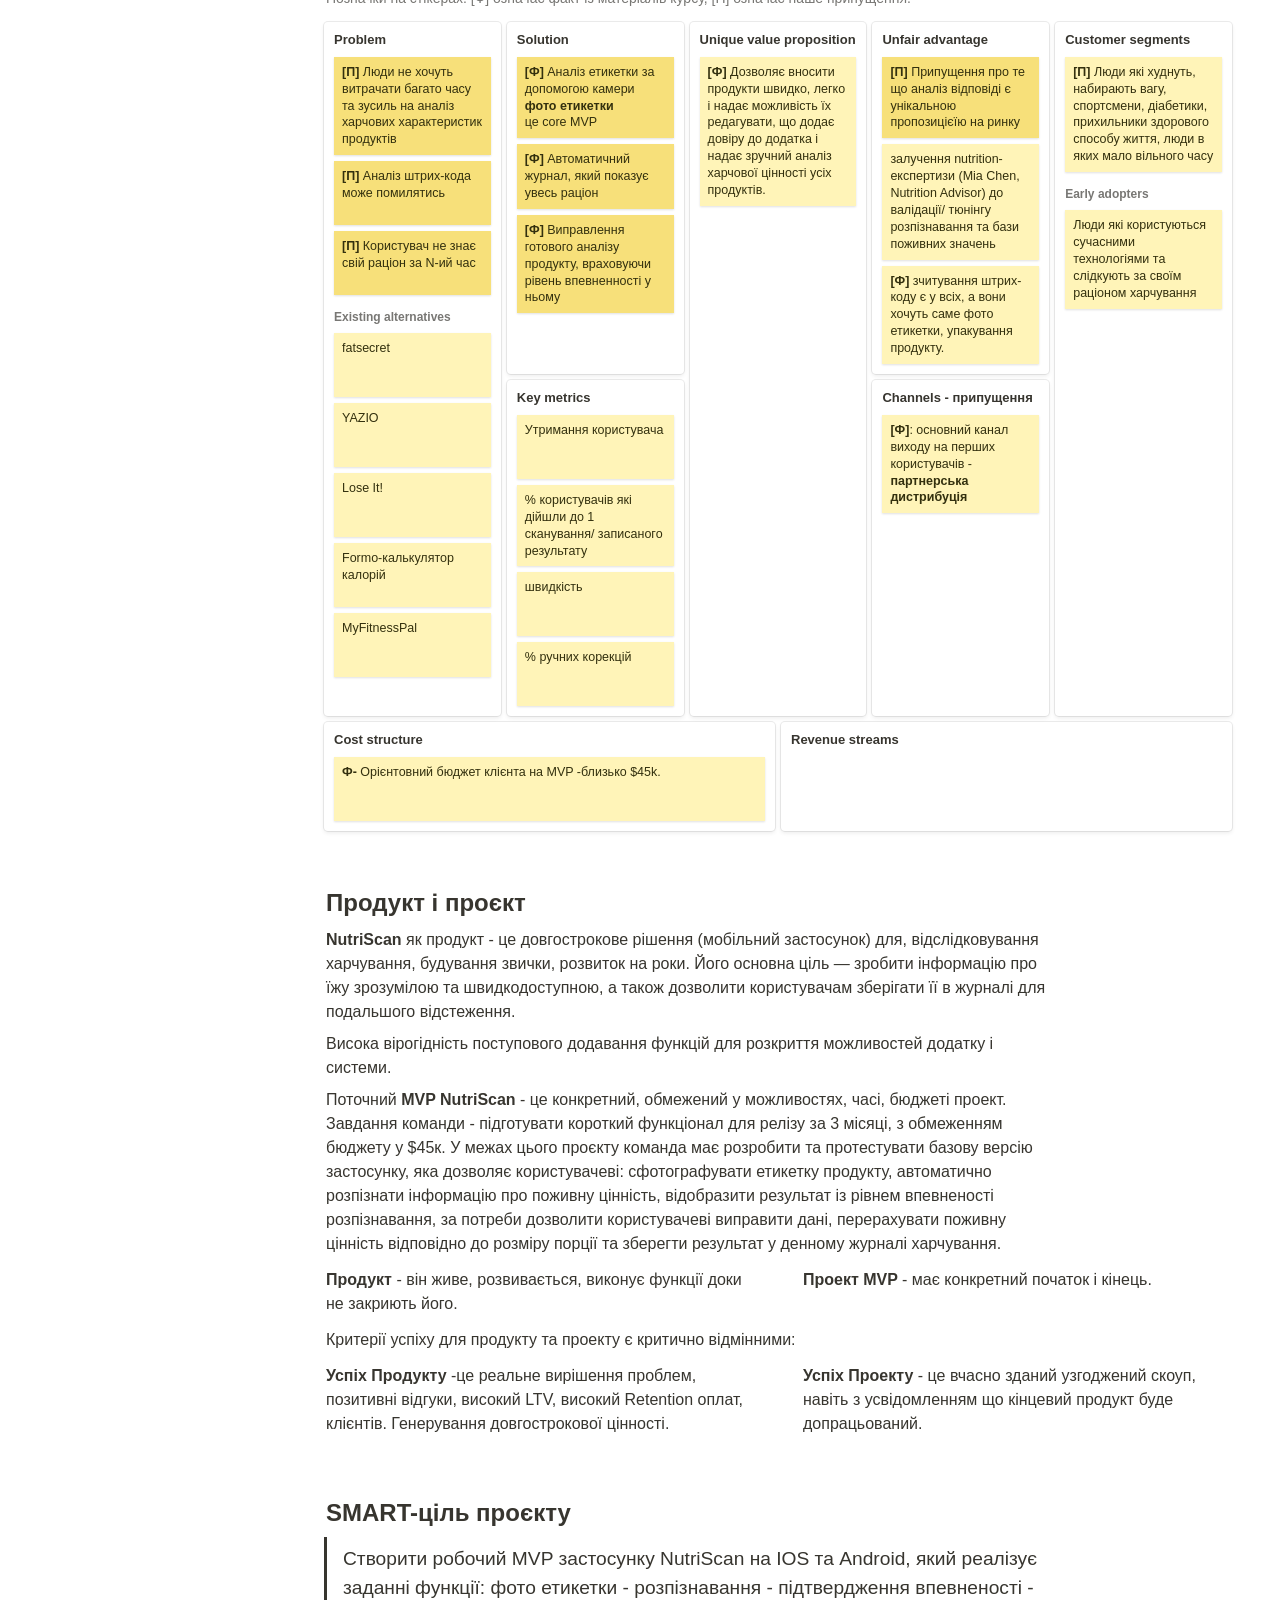
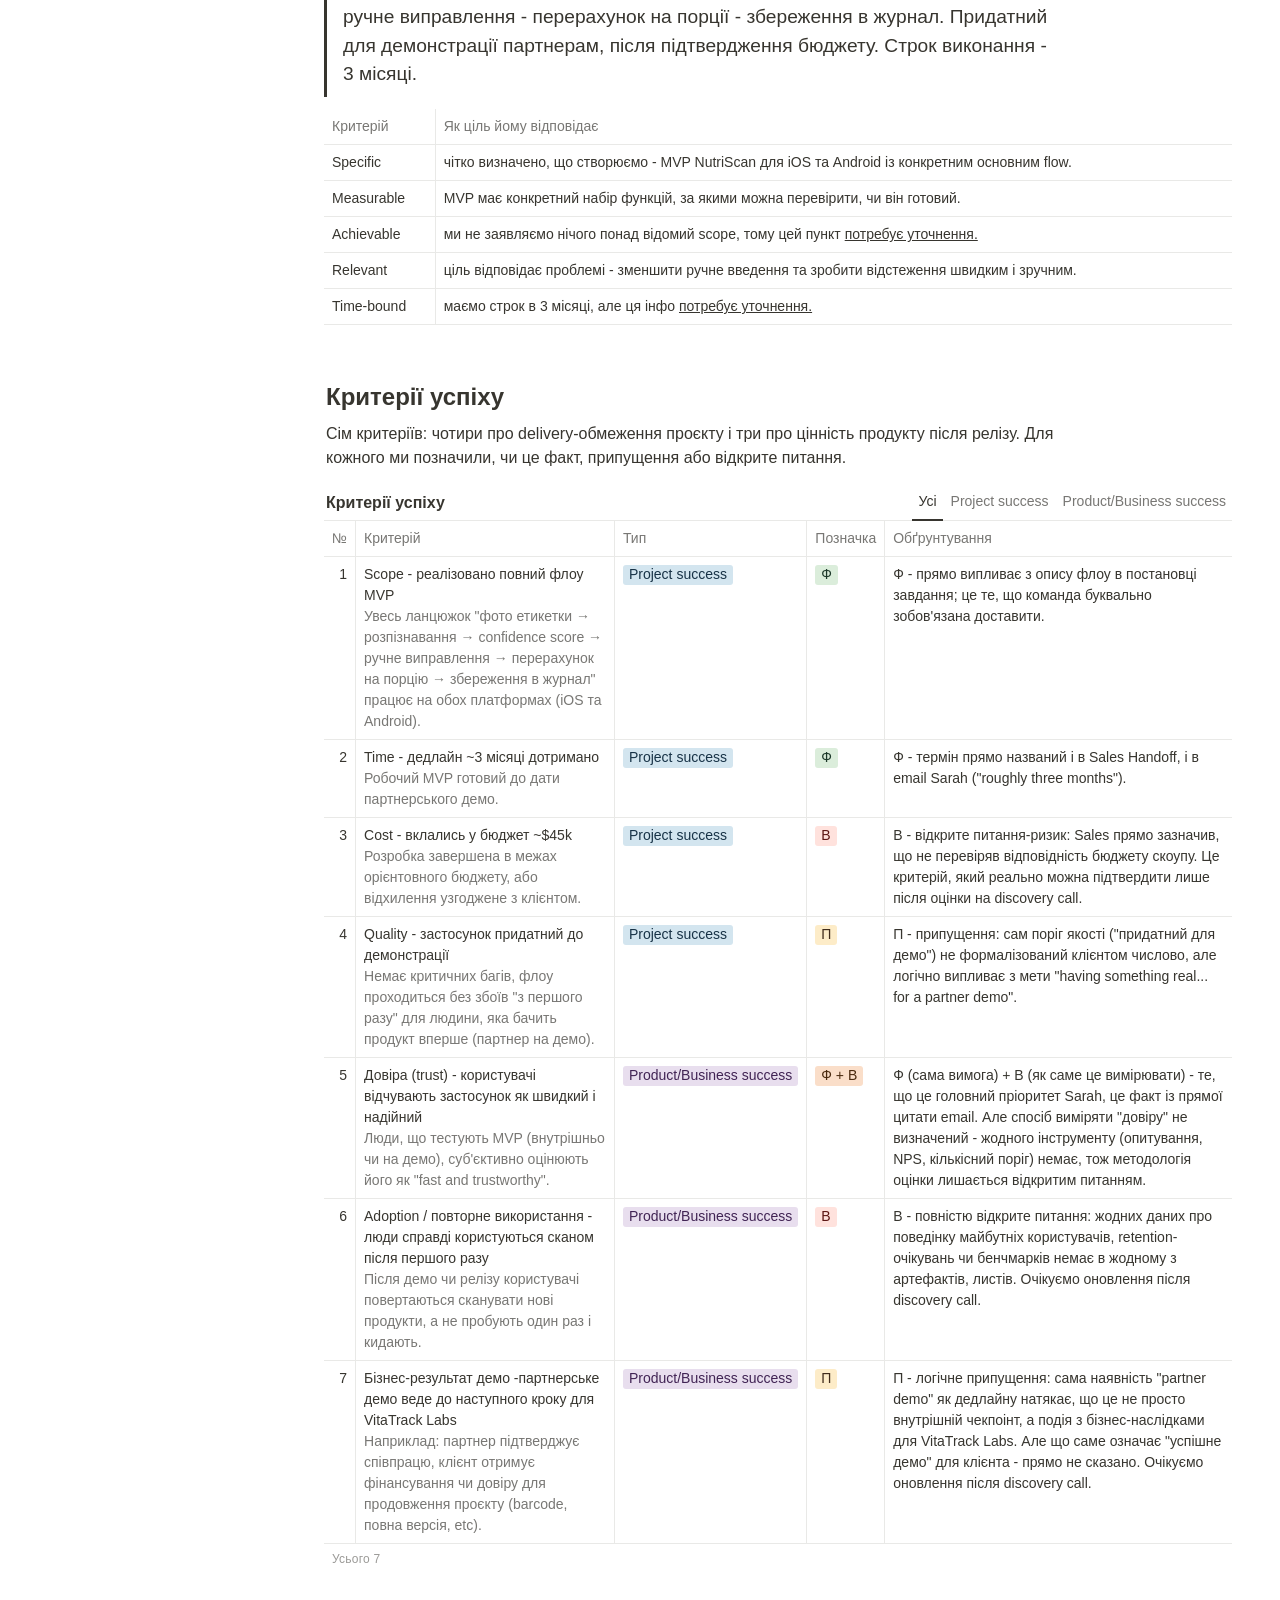
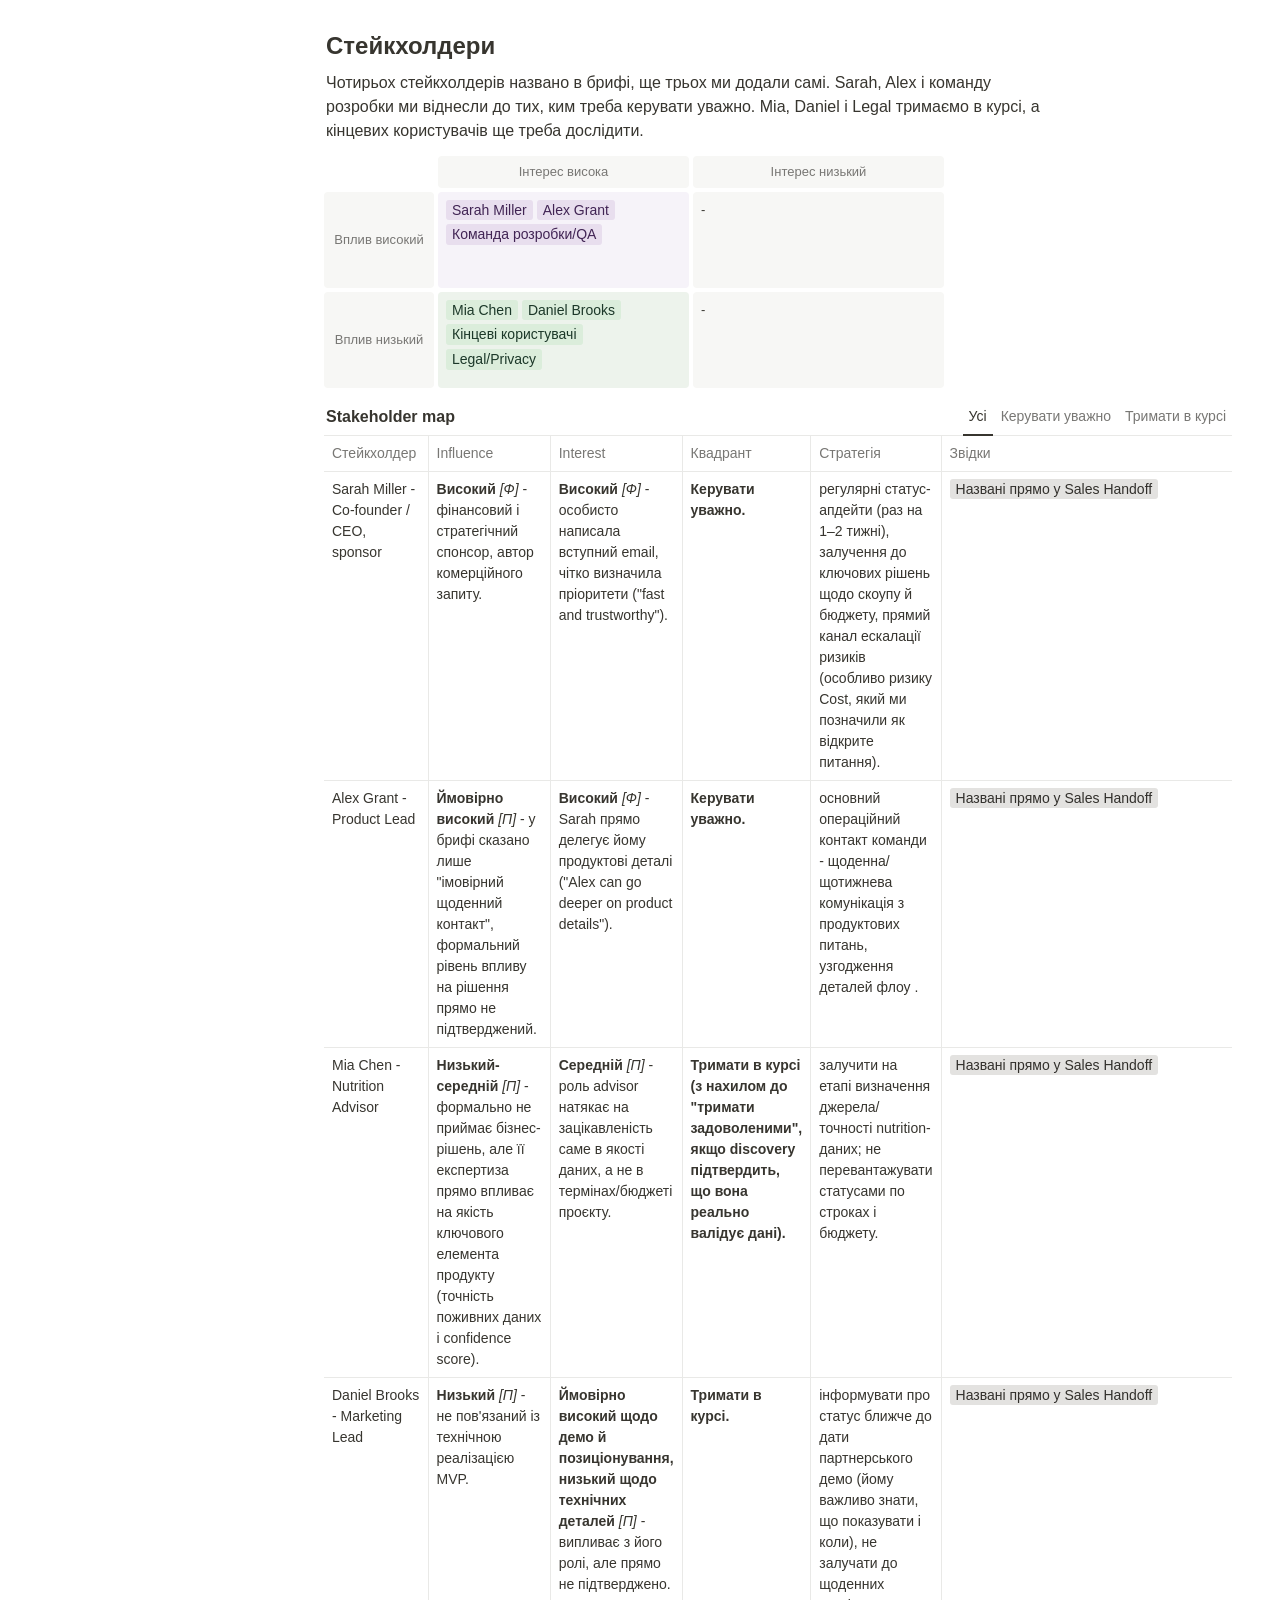
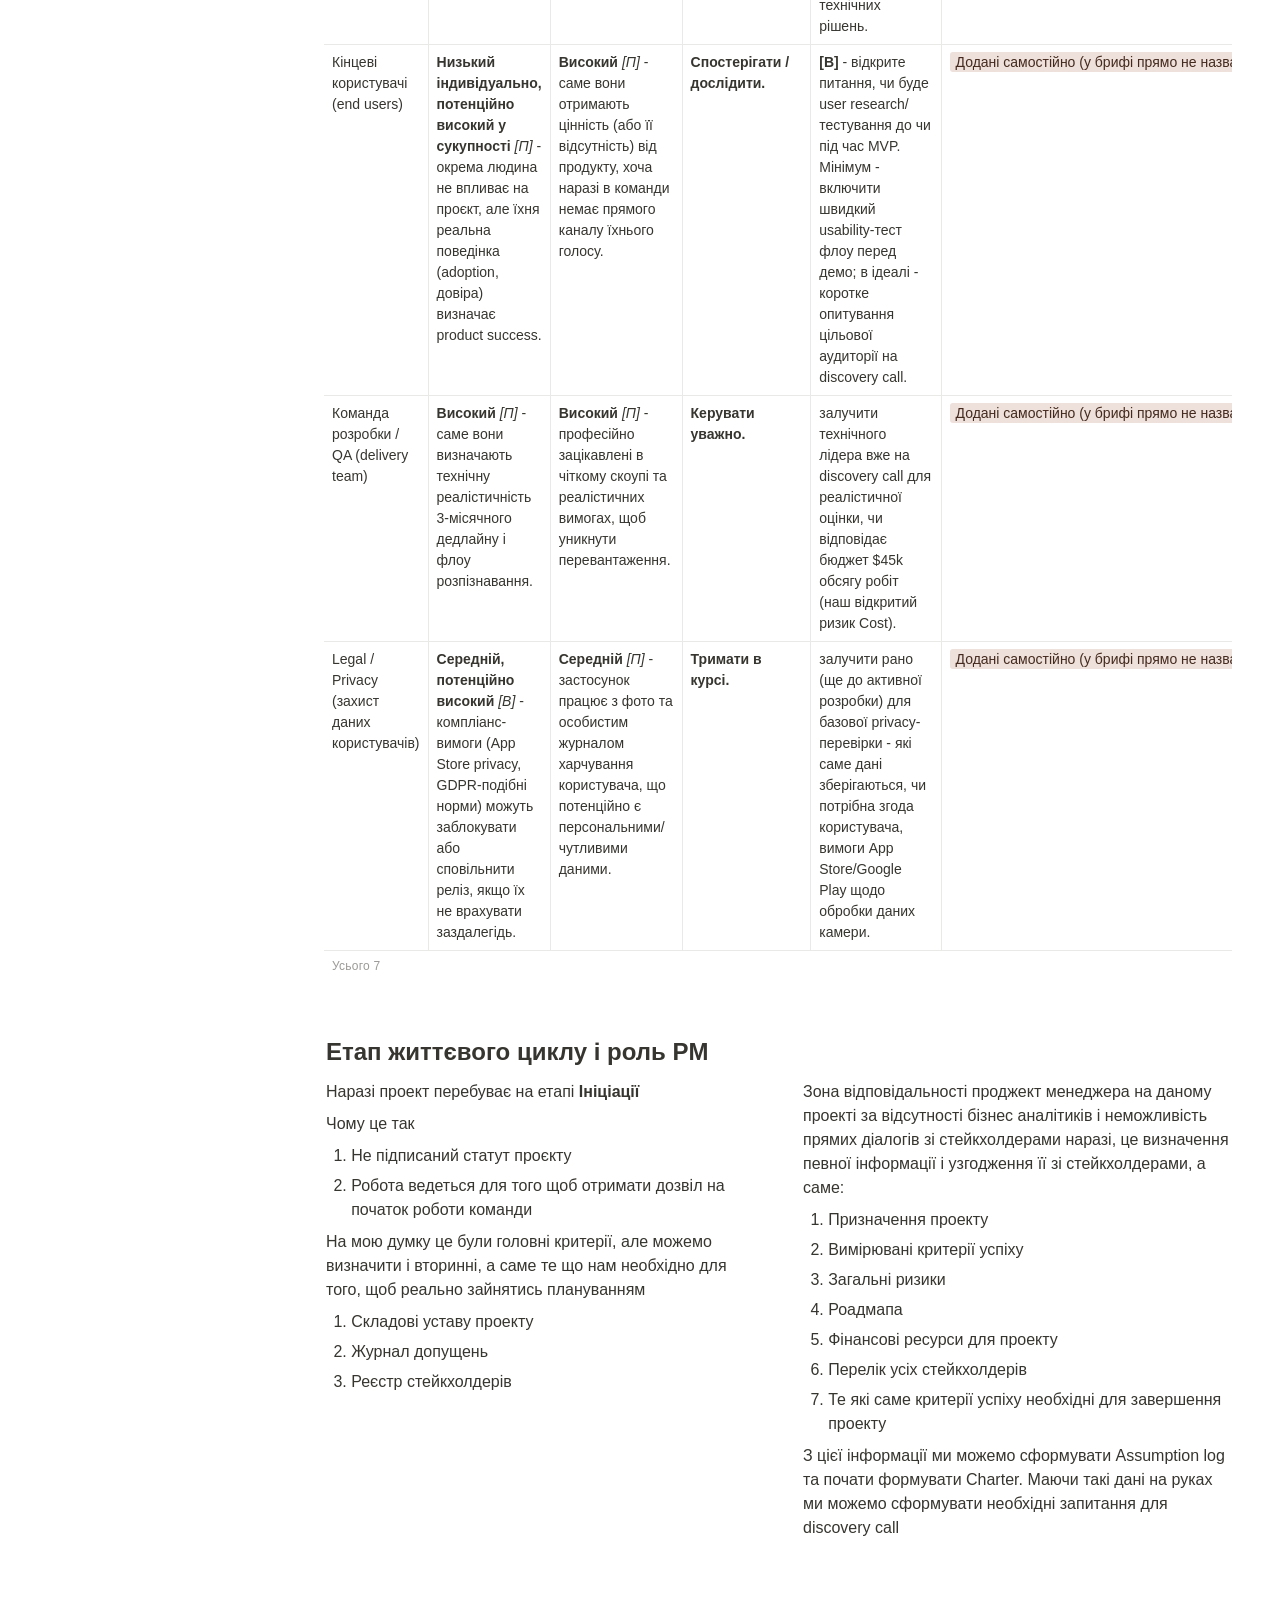
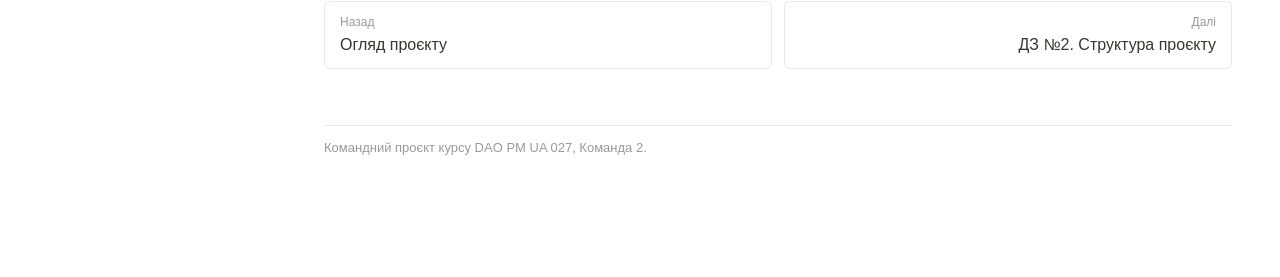
<file: nutriscan/dz1/index.html>
<!doctype html>
<html lang="uk">
<head>
<meta charset="utf-8">
<meta name="viewport" content="width=device-width, initial-scale=1">
<title>ДЗ №1. Ініціація · NutriScan MVP</title>
<meta name="description" content="ДЗ №1 проєкту NutriScan MVP: листування з клієнтом, Lean Canvas, SMART-ціль, критерії успіху, стейкхолдери.">
<meta name="robots" content="noindex">
<meta property="og:type" content="article">
<meta property="og:title" content="ДЗ №1. Ініціація · NutriScan MVP">
<meta property="og:description" content="ДЗ №1 проєкту NutriScan MVP: листування з клієнтом, Lean Canvas, SMART-ціль, критерії успіху, стейкхолдери.">
<meta property="og:image" content="https://dreshpack.github.io/nutriscan/img/og.jpg">
<meta name="twitter:card" content="summary_large_image">
<link rel="icon" href="data:image/svg+xml,%3Csvg xmlns='http://www.w3.org/2000/svg' viewBox='0 0 24 24' fill='none' stroke='%23448361' stroke-width='2' stroke-linecap='round'%3E%3Ccircle cx='12' cy='12' r='9'/%3E%3Ccircle cx='12' cy='12' r='5'/%3E%3C/svg%3E">
<link rel="stylesheet" href="../../assets/case.css?v=b7093164">
<script>try{var t=localStorage.getItem("case-theme");if(t==="dark"||t==="light")document.documentElement.setAttribute("data-theme",t)}catch(e){}</script>
<script defer src="../../assets/case.js?v=b7093164"></script>
</head>
<body>
<header class="topbar">
  <nav class="crumbs" aria-label="Навігація"><a href="../">NutriScan MVP</a><span class="sep">/</span><span aria-current="page">ДЗ №1. Ініціація</span></nav>
  <button class="icon-btn" type="button" data-theme-toggle aria-label="Темна тема"></button>
</header>

<main class="page layout sub">
  <div class="page-head">
    <div class="page-icon c-blue" data-icon="flag"></div>
    <div class="page-eyebrow">Домашнє завдання 1</div>
    <h1 class="page-title">Ініціація</h1>
    <dl class="props"><div class="prop"><dt><i data-icon="doc"></i>Проєкт</dt><dd><a href="../">NutriScan MVP</a></dd></div><div class="prop"><dt><i data-icon="building"></i>Курс</dt><dd>DAO PM UA 027</dd></div></dl>
  </div>
  <div class="layout-grid">
    <aside class="side" aria-label="Навігація проєктом">
      <div class="side-title">NutriScan MVP</div>
      <nav class="pages"><a href="../">Огляд</a><a href="../dz1/" aria-current="page">ДЗ №1. Ініціація</a><a href="../dz2/">ДЗ №2. Структура проєкту</a><a href="../dz3/">ДЗ №3. Вимоги</a><a href="../dz4/">ДЗ №4. Базовий план</a><a href="../dz5/">ДЗ №5. Проєктне оточення</a><a href="../dz6/">ДЗ №6. Криза й закриття</a></nav>
      <div class="side-title">На сторінці</div>
      <nav class="toc"></nav>
    </aside>
    <article class="page-body">
    <nav class="toc" aria-label="Зміст"></nav>
    <div class="callout">
      <span class="callout-icon" data-icon="idea"></span>
      <div class="callout-body">
        <p><b>Коротко.</b> На старті були бриф від продажів і вступний лист клієнта. Ми уточнили запит, розвели продукт і проєкт, сформулювали ціль і критерії успіху та склали карту стейкхолдерів.</p>
        <ul><li>До discovery call запропонували клієнту орієнтири: 2–3 секунди до результату і близько 80% правильних значень з першої спроби.</li><li>Сформулювали 7 критеріїв успіху: 4 для проєкту і 3 для продукту, кожен із позначкою факт, припущення чи відкрите питання.</li><li>Описали 7 стейкхолдерів, із трьома з них треба працювати найщільніше: Sarah, Alex і командою розробки.</li></ul>
      </div>
    </div>
    <div class="callout" data-color="gray"><span class="callout-icon" data-icon="list"></span><div class="callout-body"><p><b>Що треба було здати.</b> Дедлайн 28.08.</p><ul><li>Lean Canvas у Miro з позначками «факт / припущення / відкрите питання» в кожному блоці (посилання на дошку).</li><li>Project Definition на 1 сторінку: продукт vs поточний MVP-проєкт, 1 SMART-ціль, припущення й відкриті питання.</li><li>Stakeholder map / matrix: щонайменше 6 стейкхолдерів з interest, influence і стратегією взаємодії.</li><li>Короткий абзац «Роль PM на цьому етапі».</li><li>Опційно: 5 уточнювальних питань клієнту англійською.</li></ul></div></div>

    <h2>Листування з клієнтом до discovery call</h2>
    <p>Ми надіслали клієнту уточнювальні питання від імені PM. Відповідав Alex Grant, Product Lead клієнта, його роль грав курс. Чисел для «швидко» і «надійно» в клієнта не було, тож він попросив нашу пропозицію до дзвінка.</p>
    <div class="callout" data-color="green">
      <span class="callout-icon" data-icon="check"></span>
      <div class="callout-body">
        <p><b>Наша пропозиція клієнту:</b> 2–3 секунди від фото до першого результату і близько 80% правильних значень з першої спроби для калорій, білків, вуглеводів і жирів. Крок ручного виправлення закладаємо в дизайн з першого дня.</p>
        <blockquote data-verbatim><p>Speed: 2-3 seconds from photo to first result. That’s roughly what people expect from similar apps, and it still reads as instant.<br>Accuracy: photo-based label scanning is genuinely harder than barcode lookup, so we’re proposing around 80% correct on the first pass for calories, protein, carbs, and fat. That’s why the correction step exists not as a fallback, but as part of the design from day one.</p></blockquote>
      </div>
    </div>
    <details class="toggle"><summary>27–28.08. Що означає «scan» і для яких ринків етикетки</summary><div class="toggle-body"><div class="thread" data-verbatim><div class="msg"><div class="msg-head"><span class="tag" data-color="blue">Команда</span><span>27.08</span></div><p>Hello Sarah, Alex!</p><p>Hope you’re having a good week! Thanks so much for the introduction email and for sharing your vision for NutriScan - the idea of making food tracking effortless really comes through, and it’s exciting to start digging into it.</p><p>Before our discovery call, I wanted to reach out with a few clarifying questions. Nothing urgent, but getting your thoughts ahead of time will help us come to the call prepared and make the most of our time together, rather than spending it on the basics.</p><p>To kick things off - you mentioned wanting the app to “scan any nutrition label.” Could you tell me a bit more about what that looks like in practice?<br>Specifically: do you picture the customer photographing the label text directly, scanning a barcode that looks up the product, or possibly both? And are there particular markets, languages, or label formats we should be designing for in this first version, or is it fine to start narrower and expand later?</p><p>No rush on this happy to hop on a quick call instead if that’s easier than typing it all out. I’ll follow up with a couple more questions once we’ve covered this one.</p><p>Looking forward to hearing your thoughts, and to getting started on this together!</p><p>Best,<br>Pavlo Zhdanov<br>Project Manager</p></div><div class="msg client"><div class="msg-head"><span class="tag">Клієнт, роль грав курс</span><span>28.08 · Alex Grant</span></div><p>Hi Pavlo,</p><p>Thanks for reaching out - Sarah forwarded me your note, I'll be your main contact on the product side.</p><p>So, on the "scan" question. The way we picture the core flow: you take a photo of the nutrition label itself, and the app reads out calories and macros from it. That's the heart of the product. Barcode lookup would be nice if possible, but the photo part is what makes this different — barcode apps already exist everywhere.</p><p>On markets and languages — honestly we haven't gone deep on that yet. We're launching here first, so I'd assume mostly what people find in local stores? That's something we can figure out as we go.</p><p>Happy to keep going over email, works for us.</p><p>Alex</p></div></div></div></details>
<details class="toggle"><summary>28.08. Хто буде на демо, що таке «швидко» і «надійно», чи фіксований бюджет</summary><div class="toggle-body"><div class="thread" data-verbatim><div class="msg"><div class="msg-head"><span class="tag" data-color="blue">Команда</span><span>28.08</span></div><p>Subject: A few more questions - NutriScan MVP</p><p>Hi Alex,</p><p>Thank you for your answers. They are very helpful and make things clearer for us.</p><p>I have a few more questions. Please take your time, there is no rush.</p><p>1. Who will be at the partner demo? Are they investors, business partners, or maybe real future users? If we know this, we can make sure the demo shows the right things to the right people.<br>2. You mentioned that the app should feel “fast” and “trustworthy”. Can you tell us more about what this means? For example, how many seconds after a photo would still feel fast to you? And how accurate should the nutrition numbers be? Even a rough answer is fine, we just want a general idea to plan around.<br>3. Is the $45k budget fixed, or can it change if the work needs more time or resources? It’s okay if you don’t have a final answer yet. We just want to know how much flexibility we have.</p><p>Thank you again for explaining things so clearly. It really helps us plan the right scope for the next three months.</p><p>Best,<br>Pavlo</p></div><div class="msg client"><div class="msg-head"><span class="tag">Клієнт, роль грав курс</span><span>28.08 · Alex Grant</span></div><p>Hi Pavlo,</p><p>Good questions, let me take them one by one.</p><p>The demo is for a wellness partner Sarah's been building a relationship with - think of them as a potential distribution partner, their community would be our first real users. So it's not an investor pitch deck situation: they'll want to actually hold the phone and try it themselves. If it works in their hands on a random product from their kitchen, that says more than any slides.</p><p>Ha, I knew this question was coming. Honest answer: we haven't put numbers on either of those, they're more of a feeling Sarah has about the product. "Fast" - I'd say if you take the photo and you're still looking at the screen waiting, that's too long? A few seconds feels okay, but I don't know where the exact line is - if you have data from similar apps, I'd rather anchor on that.</p><p>On accuracy — same thing. I know OCR won't be perfect, that's exactly why the correction step exists. But I couldn't tell you today whether "good" means 7 out of 10 or 9 out of 10. What would you consider realistic for a three-month MVP? That would actually help us set expectations with the partner too.</p><p>That one's really Sarah's call, not mine - budget conversations are her department, and I know she'd rather first see what's achievable before locking anything. I'll flag it to her so it's on the list for the discovery call.</p><p>Alex</p></div></div></div></details>
<details class="toggle"><summary>28–29.08. Беремо на себе пропозицію щодо швидкості й точності</summary><div class="toggle-body"><div class="thread" data-verbatim><div class="msg"><div class="msg-head"><span class="tag" data-color="blue">Команда</span><span>28.08</span></div><p>Subject: Re: A few more questions - NutriScan MVP</p><p>Hi Alex,<br>Thank you so much for these answers, this is really helpful.</p><p>The demo context makes a lot of sense now. Testing it live on a random product from the partner's kitchen is a great real-world test, and it gives us a clear picture of what "working well" should look like.<br>On speed and accuracy, that's fair, and it's actually useful to know there's no fixed number yet. We'll look at similar apps and put together a realistic suggestion for both, something we think is achievable in three months. We'll share that with you soon so you and Sarah can review it before the discovery call.<br>No problem on the budget question, we understand it's Sarah's call. Happy to wait and talk about it together during the call.</p><p>Thanks again for taking the time to walk through all of this, it's a big help as we plan the next steps. Have a great rest of your week, and talk soon!</p><p>Best, Pavlo</p></div><div class="msg client"><div class="msg-head"><span class="tag">Клієнт, роль грав курс</span><span>29.08 · Alex Grant</span></div><p>Hi Pavlo,</p><p>Sounds like a plan. A concrete suggestion on speed and accuracy from your side would honestly be the most useful thing you could bring to the call — it gives us something to react to instead of guessing.</p><p>I'll make sure Sarah has the budget topic on her list.</p><p>Talk soon,<br>Alex</p></div></div></div></details>
<details class="toggle"><summary>29–31.08. Надсилаємо пропозицію до дзвінка</summary><div class="toggle-body"><div class="thread" data-verbatim><div class="msg"><div class="msg-head"><span class="tag" data-color="blue">Команда</span><span>29.08</span></div><p>Subject: Re: NutriScan MVP</p><p>Hi Alex,</p><p>Thank you, that’s great to hear. We’re working on the speed and accuracy suggestion now and will have it ready for the call.</p><p>Thanks again for all your answers, they’ve been a big help. We won’t take up more of your time before the call and look forward to speaking with you and Sarah soon.</p><p>Best,<br>Pavlo</p></div><div class="msg client"><div class="msg-head"><span class="tag">Клієнт, роль грав курс</span><span>31.08 · Alex Grant</span></div><p>Subject: Re: NutriScan MVP</p><p>Hi Pavlo,<br>One thing before we hop on the call — could you send over that speed and accuracy suggestion by email once it's ready, even in rough form? It'll save us time on the call if Sarah and I can look at it beforehand rather than hearing it for the first time live.<br>Alex</p></div><div class="msg" style="grid-column:1/-1"><div class="msg-head"><span class="tag" data-color="blue">Команда</span><span>31.08</span></div><p>Subject: Re: NutriScan MVP - speed and accuracy suggestion</p><p>Hi Alex,<br>Here’s our suggestion treat it as a starting point, we can adjust on the call.<br>Speed: 2-3 seconds from photo to first result. That’s roughly what people expect from similar apps, and it still reads as instant.<br>Accuracy: photo-based label scanning is genuinely harder than barcode lookup, so we’re proposing around 80% correct on the first pass for calories, protein, carbs, and fat. That’s why the correction step exists not as a fallback, but as part of the design from day one. Fixing two or three numbers takes a few seconds and doesn’t break the “fast” feeling.<br>For the partner demo this should hold up fine in real use, especially with correction catching whatever the OCR misses.</p><p>Talk more on the call if you want to push these numbers around.</p><p>Best,<br>Pavlo</p></div></div></div></details>

    <h2>Lean Canvas</h2>
    <p class="muted small">Позначки на стікерах: [Ф] означає факт із матеріалів курсу, [П] означає наше припущення.</p>
    <div class="lean" data-verbatim><div class="lean-cell problem"><h4>Problem</h4><div class="lean-stickies"><div class="sticky"><b>[П] </b>Люди не хочуть витрачати багато часу та зусиль на аналіз харчових характеристик продуктів</div><div class="sticky"><b>[П] </b>Аналіз штрих-кода може помилятись</div><div class="sticky"><b>[П] </b>Користувач не знає свій раціон  за N-ий час</div></div><div class="sub">Existing alternatives</div><div class="lean-stickies"><div class="sticky light">fatsecret</div><div class="sticky light">YAZIO</div><div class="sticky light">Lose It!</div><div class="sticky light">Formo-калькулятор калорій</div><div class="sticky light">MyFitnessPal</div></div></div><div class="lean-cell solution"><h4>Solution</h4><div class="lean-stickies"><div class="sticky"><b>[Ф] </b>Аналіз етикетки за допомогою камери<br><b>фото етикетки</b><br>це core MVP</div><div class="sticky"><b>[Ф] </b>Автоматичний журнал, який показує увесь раціон</div><div class="sticky"><b>[Ф] </b>Виправлення готового аналізу продукту, враховуючи рівень впевненності у ньому</div></div></div><div class="lean-cell metrics-cell"><h4>Key metrics</h4><div class="lean-stickies"><div class="sticky light">Утримання користувача</div><div class="sticky light">% користувачів які дійшли до 1 сканування/ записаного результату</div><div class="sticky light">швидкість</div><div class="sticky light">% ручних корекцій</div></div></div><div class="lean-cell uvp"><h4>Unique value proposition</h4><div class="lean-stickies"><div class="sticky light"><b>[Ф] </b>Дозволяє вносити продукти швидко, легко і надає можливість їх редагувати, що додає довіру до додатка і надає зручний аналіз харчової цінності усіх продуктів.</div></div></div><div class="lean-cell advantage"><h4>Unfair advantage</h4><div class="lean-stickies"><div class="sticky"><b>[П] </b>Припущення про те що аналіз відповіді є унікальною пропозицієїю на ринку</div><div class="sticky light">залучення nutrition-експертизи (Mia Chen, Nutrition Advisor) до валідації/ тюнінгу розпізнавання та бази поживних значень</div><div class="sticky light"><b>[Ф]</b> зчитування штрих-коду є у всіх, а вони хочуть саме фото етикетки, упакування продукту.</div></div></div><div class="lean-cell channels"><h4>Channels - припущення</h4><div class="lean-stickies"><div class="sticky light"><b>[Ф]</b>: основний канал виходу на перших користувачів - <b>партнерська дистрибуція</b></div></div></div><div class="lean-cell segments"><h4>Customer segments</h4><div class="lean-stickies"><div class="sticky light"><b>[П] </b>Люди які худнуть, набирають вагу, спортсмени, діабетики, прихильники здорового способу життя, люди в яких мало вільного часу</div></div><div class="sub">Early adopters</div><div class="lean-stickies"><div class="sticky light">Люди які користуються сучасними технологіями та слідкують за своїм раціоном харчування</div></div></div><div class="lean-cell cost"><h4>Cost structure</h4><div class="lean-stickies"><div class="sticky light"><b>Ф- </b>Орієнтовний бюджет клієнта на MVP -близько $45k.</div></div></div><div class="lean-cell revenue"><h4>Revenue streams</h4></div></div>

    <h2>Продукт і проєкт</h2>
    <div class="verbatim" data-verbatim>
      <p><b>NutriScan</b> як продукт - це довгострокове рішення (мобільний застосунок) для, відслідковування харчування, будування звички, розвиток на роки. Його основна ціль — зробити інформацію про їжу зрозумілою та швидкодоступною, а також дозволити користувачам зберігати її в журналі для подальшого відстеження.</p>
      <p>Висока вірогідність поступового додавання функцій для розкриття можливостей додатку і системи.</p>
      <p>Поточний <b>MVP NutriScan</b> - це конкретний, обмежений у можливостях, часі, бюджеті проект. Завдання команди - підготувати короткий функціонал для релізу  за 3 місяці, з обмеженням бюджету у $45к. У межах цього проєкту команда має розробити та протестувати базову версію застосунку, яка дозволяє користувачеві: сфотографувати етикетку продукту, автоматично розпізнати інформацію про поживну цінність, відобразити результат із рівнем впевненості розпізнавання, за потреби дозволити користувачеві виправити дані, перерахувати поживну цінність відповідно до розміру порції та зберегти результат у денному журналі харчування.</p>
      <div class="columns" style="--cols:2">
        <div><p><b>Продукт</b> - він живе, розвивається, виконує функції доки не закриють його.</p></div>
        <div><p><b>Проект MVP </b> - має конкретний початок і кінець.</p></div>
      </div>
      <p>Критерії успіху для продукту та проекту є критично відмінними:</p>
      <div class="columns" style="--cols:2">
        <div><p><b>Успіх Продукту </b> -це реальне вирішення проблем, позитивні відгуки, високий LTV, високий Retention оплат, клієнтів. Генерування довгострокової цінності.</p></div>
        <div><p><b>Успіх Проекту </b>- це вчасно зданий узгоджений скоуп, навіть з усвідомленням що кінцевий продукт буде допрацьований.</p></div>
      </div>
    </div>

    <h2>SMART-ціль проєкту</h2>
    <blockquote data-verbatim><p>Створити робочий MVP застосунку NutriScan на IOS та Android, який реалізує заданні функції: фото етикетки - розпізнавання - підтвердження впевненості - ручне виправлення - перерахунок на порції - збереження в журнал. Придатний для демонстрації партнерам, після підтвердження бюджету. Строк виконання -  3 місяці.</p></blockquote>
    <div class="db" data-verbatim>
      <div class="db-scroll">
        <table data-nosort>
          <thead><tr><th>Критерій</th><th>Як ціль йому відповідає</th></tr></thead>
          <tbody>
            <tr><td class="title">Specific</td><td>чітко визначено, що створюємо - MVP NutriScan для iOS та Android із конкретним основним flow.</td></tr>
            <tr><td class="title">Measurable</td><td>MVP має конкретний набір функцій, за якими можна перевірити, чи він готовий.</td></tr>
            <tr><td class="title">Achievable</td><td>ми не заявляємо нічого понад відомий scope, тому цей пункт <u>потребує уточнення.</u></td></tr>
            <tr><td class="title">Relevant</td><td>ціль відповідає проблемі - зменшити ручне введення та зробити відстеження швидким і зручним.</td></tr>
            <tr><td class="title">Time-bound</td><td>маємо строк в 3 місяці, але ця інфо <u>потребує уточнення.</u></td></tr>
          </tbody>
        </table>
      </div>
    </div>

    <h2>Критерії успіху</h2>
    <p>Сім критеріїв: чотири про delivery-обмеження проєкту і три про цінність продукту після релізу. Для кожного ми позначили, чи це факт, припущення або відкрите питання.</p>
    <div class="db" data-verbatim><div class="db-head"><div class="db-title">Критерії успіху</div><div class="db-views" role="group" aria-label="Подання"><button type="button" aria-pressed="true">Усі</button><button type="button" data-col="Тип" data-match="Project success">Project success</button><button type="button" data-col="Тип" data-match="Product/Business success">Product/Business success</button></div></div><div class="db-scroll"><table><thead><tr><th>№</th><th>Критерій</th><th>Тип</th><th>Позначка</th><th>Обґрунтування</th></tr></thead><tbody><tr><td data-value="1">1</td><td class="title">Scope - реалізовано повний флоу MVP<div class="muted small">Увесь ланцюжок "фото етикетки → розпізнавання → confidence score → ручне виправлення → перерахунок на порцію → збереження в журнал" працює на обох платформах (iOS та Android).</div></td><td><span class="tag" data-color="blue">Project success</span></td><td><span class="tag" data-color="green">Ф</span></td><td>Ф - прямо випливає з опису флоу в постановці завдання; це те, що команда буквально зобов'язана доставити.</td></tr><tr><td data-value="2">2</td><td class="title">Time - дедлайн ~3 місяці дотримано<div class="muted small">Робочий MVP готовий до дати партнерського демо.</div></td><td><span class="tag" data-color="blue">Project success</span></td><td><span class="tag" data-color="green">Ф</span></td><td>Ф - термін прямо названий і в Sales Handoff, і в email Sarah ("roughly three months").</td></tr><tr><td data-value="3">3</td><td class="title">Cost - вклались у бюджет ~$45k<div class="muted small">Розробка завершена в межах орієнтовного бюджету, або відхилення узгоджене з клієнтом.</div></td><td><span class="tag" data-color="blue">Project success</span></td><td><span class="tag" data-color="red">В</span></td><td>В - відкрите питання-ризик: Sales прямо зазначив, що не перевіряв відповідність бюджету скоупу. Це критерій, який реально можна підтвердити лише після оцінки на discovery call.</td></tr><tr><td data-value="4">4</td><td class="title">Quality - застосунок придатний до демонстрації<div class="muted small">Немає критичних багів, флоу проходиться без збоїв "з першого разу" для людини, яка бачить продукт вперше (партнер на демо).</div></td><td><span class="tag" data-color="blue">Project success</span></td><td><span class="tag" data-color="yellow">П</span></td><td>П - припущення: сам поріг якості ("придатний для демо") не формалізований клієнтом числово, але логічно випливає з мети "having something real... for a partner demo".</td></tr><tr><td data-value="5">5</td><td class="title">Довіра (trust) - користувачі відчувають застосунок як швидкий і надійний<div class="muted small">Люди, що тестують MVP (внутрішньо чи на демо), суб'єктивно оцінюють його як "fast and trustworthy".</div></td><td><span class="tag" data-color="purple">Product/Business success</span></td><td><span class="tag" data-color="orange">Ф + В</span></td><td>Ф (сама вимога) + В (як саме це вимірювати) - те, що це головний пріоритет Sarah, це факт із прямої цитати email. Але спосіб виміряти "довіру" не визначений - жодного інструменту (опитування, NPS, кількісний поріг) немає, тож методологія оцінки лишається відкритим питанням.</td></tr><tr><td data-value="6">6</td><td class="title">Adoption / повторне використання - люди справді користуються сканом після першого разу<div class="muted small">Після демо чи релізу користувачі повертаються сканувати нові продукти, а не пробують один раз і кидають.</div></td><td><span class="tag" data-color="purple">Product/Business success</span></td><td><span class="tag" data-color="red">В</span></td><td>В - повністю відкрите питання: жодних даних про поведінку майбутніх користувачів, retention-очікувань чи бенчмарків немає в жодному з артефактів, листів. Очікуємо оновлення після discovery call.</td></tr><tr><td data-value="7">7</td><td class="title">Бізнес-результат демо -партнерське демо веде до наступного кроку для VitaTrack Labs<div class="muted small">Наприклад: партнер підтверджує співпрацю, клієнт отримує фінансування чи довіру для продовження проєкту (barcode, повна версія, etc).</div></td><td><span class="tag" data-color="purple">Product/Business success</span></td><td><span class="tag" data-color="yellow">П</span></td><td>П - логічне припущення: сама наявність "partner demo" як дедлайну натякає, що це не просто внутрішній чекпоінт, а подія з бізнес-наслідками для VitaTrack Labs. Але що саме означає "успішне демо" для клієнта - прямо не сказано. Очікуємо оновлення після discovery call.</td></tr></tbody></table></div><div class="db-foot"></div></div>

    <h2>Стейкхолдери</h2>
    <p>Чотирьох стейкхолдерів названо в брифі, ще трьох ми додали самі. Sarah, Alex і команду розробки ми віднесли до тих, ким треба керувати уважно. Mia, Daniel і Legal тримаємо в курсі, а кінцевих користувачів ще треба дослідити.</p>
    <div class="matrix" data-verbatim><div class="axis corner"></div><div class="axis">Інтерес висока</div><div class="axis">Інтерес низький</div><div class="axis">Вплив високий</div><div class="cell hot"><span class="tag" data-color="purple">Sarah Miller</span><span class="tag" data-color="purple">Alex Grant</span><span class="tag" data-color="purple">Команда розробки/QA</span></div><div class="cell">-</div><div class="axis">Вплив низький</div><div class="cell warm"><span class="tag" data-color="green">Mia Chen</span><span class="tag" data-color="green">Daniel Brooks</span><span class="tag" data-color="green">Кінцеві користувачі</span><span class="tag" data-color="green">Legal/Privacy</span></div><div class="cell">-</div></div>
    <div class="db" data-verbatim><div class="db-head"><div class="db-title">Stakeholder map</div><div class="db-views" role="group" aria-label="Подання"><button type="button" aria-pressed="true">Усі</button><button type="button" data-col="Квадрант" data-match="Керувати уважно">Керувати уважно</button><button type="button" data-col="Квадрант" data-match="Тримати в курсі">Тримати в курсі</button></div></div><div class="db-scroll"><table><thead><tr><th>Стейкхолдер</th><th>Influence</th><th>Interest</th><th>Квадрант</th><th>Стратегія</th><th>Звідки</th></tr></thead><tbody><tr><td class="title">Sarah Miller - Co-founder / CEO, sponsor</td><td><b>Високий</b> <i>[Ф]</i> - фінансовий і стратегічний спонсор, автор комерційного запиту.</td><td><b>Високий</b> <i>[Ф]</i> - особисто написала вступний email, чітко визначила пріоритети ("fast and trustworthy").</td><td><b>Керувати уважно.</b></td><td>регулярні статус-апдейти (раз на 1–2 тижні), залучення до ключових рішень щодо скоупу й бюджету, прямий канал ескалації ризиків (особливо ризику Cost, який ми позначили як відкрите питання).</td><td><span class="tag" data-color="gray">Названі прямо у Sales Handoff</span></td></tr><tr><td class="title">Alex Grant - Product Lead</td><td><b>Ймовірно високий</b> <i>[П]</i> - у брифі сказано лише "імовірний щоденний контакт", формальний рівень впливу на рішення прямо не підтверджений.</td><td><b>Високий</b> <i>[Ф]</i> - Sarah прямо делегує йому продуктові деталі ("Alex can go deeper on product details").</td><td><b>Керувати уважно.</b></td><td>основний операційний контакт команди - щоденна/щотижнева комунікація з продуктових питань, узгодження деталей флоу .</td><td><span class="tag" data-color="gray">Названі прямо у Sales Handoff</span></td></tr><tr><td class="title">Mia Chen - Nutrition Advisor</td><td><b>Низький-середній</b> <i>[П]</i> - формально не приймає бізнес-рішень, але її експертиза прямо впливає на якість ключового елемента продукту (точність поживних даних і confidence score).</td><td><b>Середній</b> <i>[П]</i> - роль advisor натякає на зацікавленість саме в якості даних, а не в термінах/бюджеті проєкту.</td><td><b>Тримати в курсі (з нахилом до "тримати задоволеними", якщо discovery підтвердить, що вона реально валідує дані).</b></td><td>залучити на етапі визначення джерела/точності nutrition-даних; не перевантажувати статусами по строках і бюджету.</td><td><span class="tag" data-color="gray">Названі прямо у Sales Handoff</span></td></tr><tr><td class="title">Daniel Brooks - Marketing Lead</td><td><b>Низький</b> <i>[П]</i> - не пов'язаний із технічною реалізацією MVP.</td><td><b>Ймовірно високий щодо демо й позиціонування, низький щодо технічних деталей</b> <i>[П]</i> - випливає з його ролі, але прямо не підтверджено.</td><td><b>Тримати в курсі.</b></td><td>інформувати про статус ближче до дати партнерського демо (йому важливо знати, що показувати і коли), не залучати до щоденних технічних рішень.</td><td><span class="tag" data-color="gray">Названі прямо у Sales Handoff</span></td></tr><tr><td class="title">Кінцеві користувачі (end users)</td><td><b>Низький індивідуально, потенційно високий у сукупності</b> <i>[П]</i> - окрема людина не впливає на проєкт, але їхня реальна поведінка (adoption, довіра) визначає product success.</td><td><b>Високий</b> <i>[П]</i> - саме вони отримають цінність (або її відсутність) від продукту, хоча наразі в команди немає прямого каналу їхнього голосу.</td><td><b>Спостерігати / дослідити.</b></td><td><b>[В]</b> - відкрите питання, чи буде user research/тестування до чи під час MVP. Мінімум - включити швидкий usability-тест флоу перед демо; в ідеалі - коротке опитування цільової аудиторії на discovery call.</td><td><span class="tag" data-color="brown">Додані самостійно (у брифі прямо не названі)</span></td></tr><tr><td class="title">Команда розробки / QA (delivery team)</td><td><b>Високий</b> <i>[П]</i> - саме вони визначають технічну реалістичність 3-місячного дедлайну і флоу розпізнавання.</td><td><b>Високий</b> <i>[П]</i> - професійно зацікавлені в чіткому скоупі та реалістичних вимогах, щоб уникнути перевантаження.</td><td><b>Керувати уважно.</b></td><td>залучити технічного лідера вже на discovery call для реалістичної оцінки, чи відповідає бюджет $45k обсягу робіт (наш відкритий ризик Cost).</td><td><span class="tag" data-color="brown">Додані самостійно (у брифі прямо не названі)</span></td></tr><tr><td class="title">Legal / Privacy (захист даних користувачів)</td><td><b>Середній, потенційно високий</b> <i>[В]</i> - компліанс-вимоги (App Store privacy, GDPR-подібні норми) можуть заблокувати або сповільнити реліз, якщо їх не врахувати заздалегідь.</td><td><b>Середній</b> <i>[П]</i> - застосунок працює з фото та особистим журналом харчування користувача, що потенційно є персональними/чутливими даними.</td><td><b>Тримати в курсі.</b></td><td>залучити рано (ще до активної розробки) для базової privacy-перевірки - які саме дані зберігаються, чи потрібна згода користувача, вимоги App Store/Google Play щодо обробки даних камери.</td><td><span class="tag" data-color="brown">Додані самостійно (у брифі прямо не названі)</span></td></tr></tbody></table></div><div class="db-foot"></div></div>

    <h2>Етап життєвого циклу і роль PM</h2>
    <div class="columns" style="--cols:2" data-verbatim>
      <div>
        <p>Наразі проект перебуває на етапі <b>Ініціації</b></p>
        <p>Чому це так</p>
        <ol>
          <li>Не підписаний статут проєкту</li>
          <li>Робота ведеться для того щоб отримати дозвіл на початок роботи команди</li>
        </ol>
        <p>На мою думку це були головні критерії, але можемо визначити і вторинні, а саме те що нам необхідно для того, щоб реально зайнятись плануванням</p>
        <ol>
          <li>Складові уставу проекту</li>
          <li>Журнал допущень</li>
          <li>Реєстр стейкхолдерів</li>
        </ol>
      </div>
      <div>
        <p>Зона відповідальності проджект менеджера на даному проекті за відсутності бізнес аналітиків і неможливість прямих діалогів зі стейкхолдерами наразі, це визначення певної інформації і узгодження її зі стейкхолдерами, а саме:</p>
        <ol>
          <li>Призначення проекту</li>
          <li>Вимірювані критерії успіху</li>
          <li>Загальні ризики</li>
          <li>Роадмапа</li>
          <li>Фінансові ресурси для проекту</li>
          <li>Перелік усіх стейкхолдерів</li>
          <li>Те які саме критерії успіху необхідні для завершення проекту</li>
        </ol>
        <p>З цієї інформації ми можемо сформувати Assumption log та почати формувати Charter. Маючи такі дані на руках ми можемо сформувати необхідні запитання для discovery call</p>
      </div>
    </div>

    <nav class="pager" aria-label="Сторінки проєкту"><a class="prev" href="../"><span>Назад</span>Огляд проєкту</a><a class="next" href="../dz2/"><span>Далі</span>ДЗ №2. Структура проєкту</a></nav>
    <footer class="page-foot">Командний проєкт курсу DAO PM UA 027, Команда 2.</footer>
    </article>
  </div>
</main>
</body>
</html>
</file>
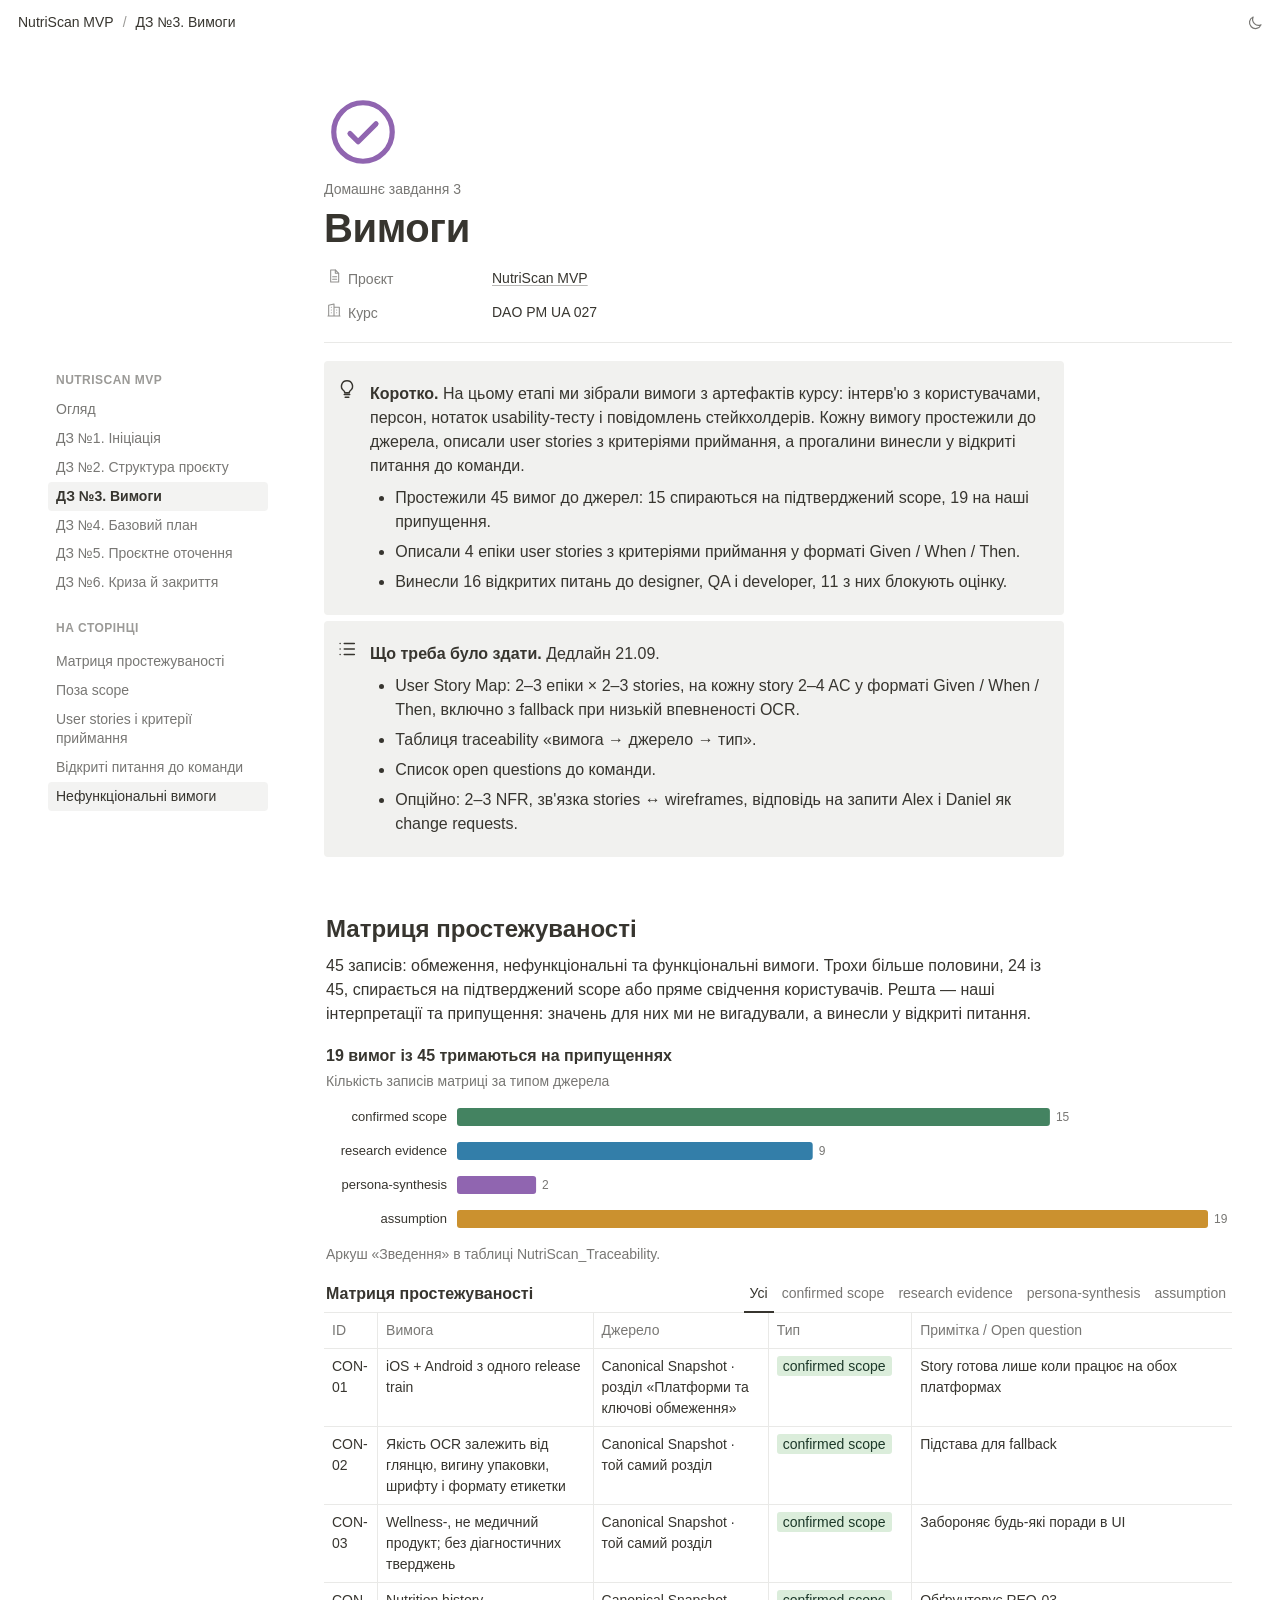
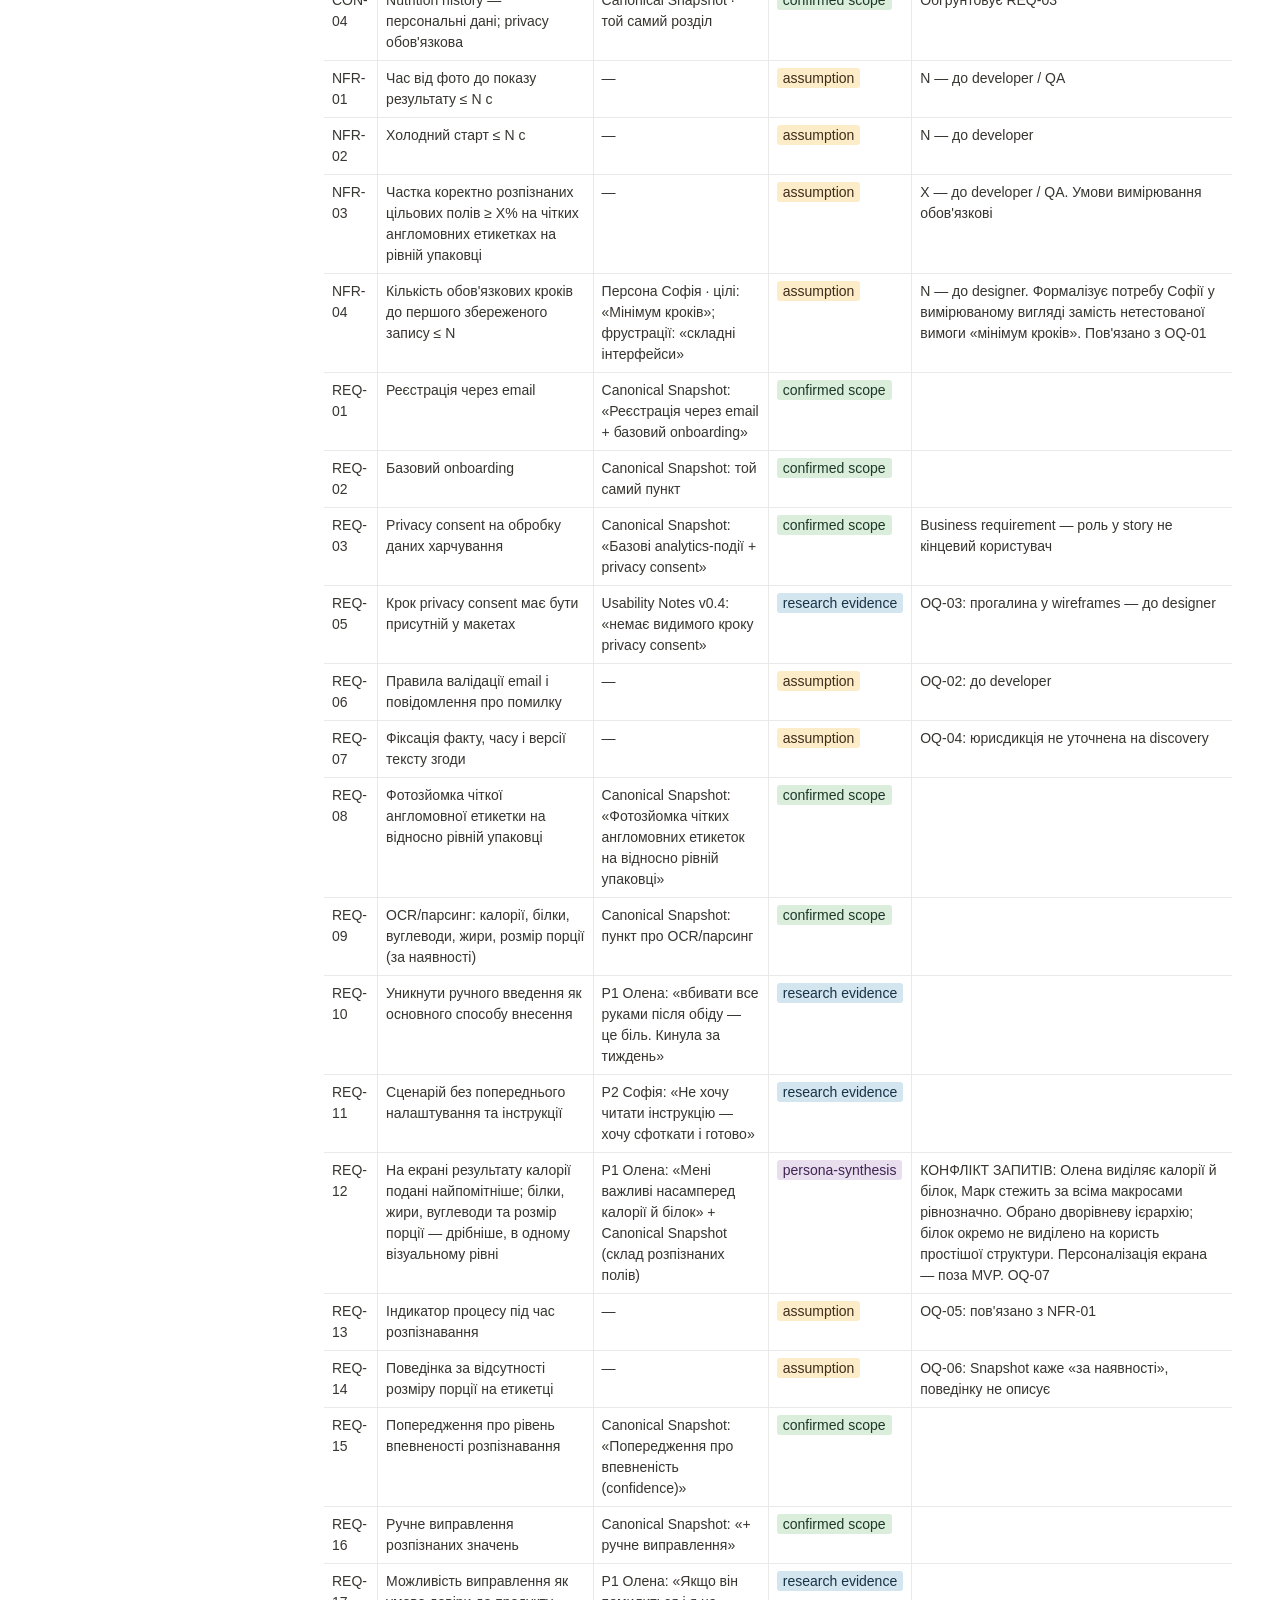
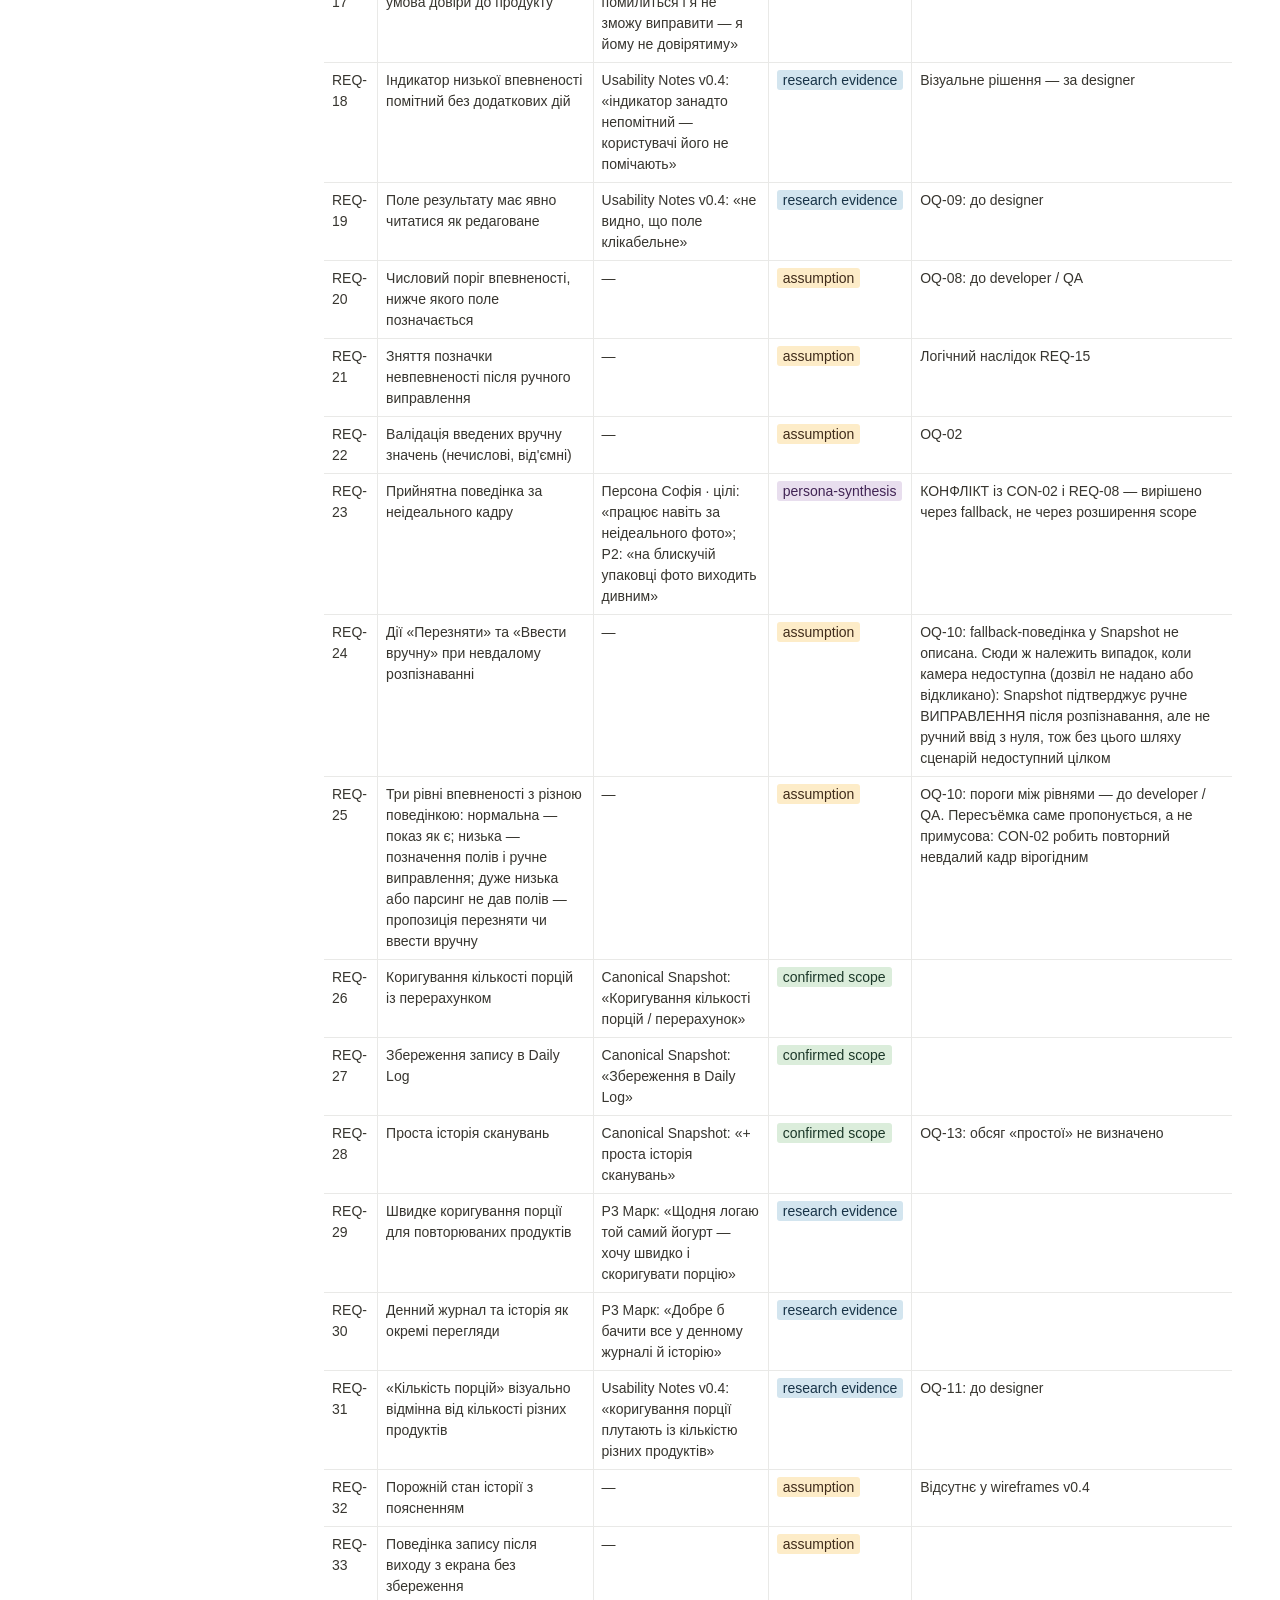
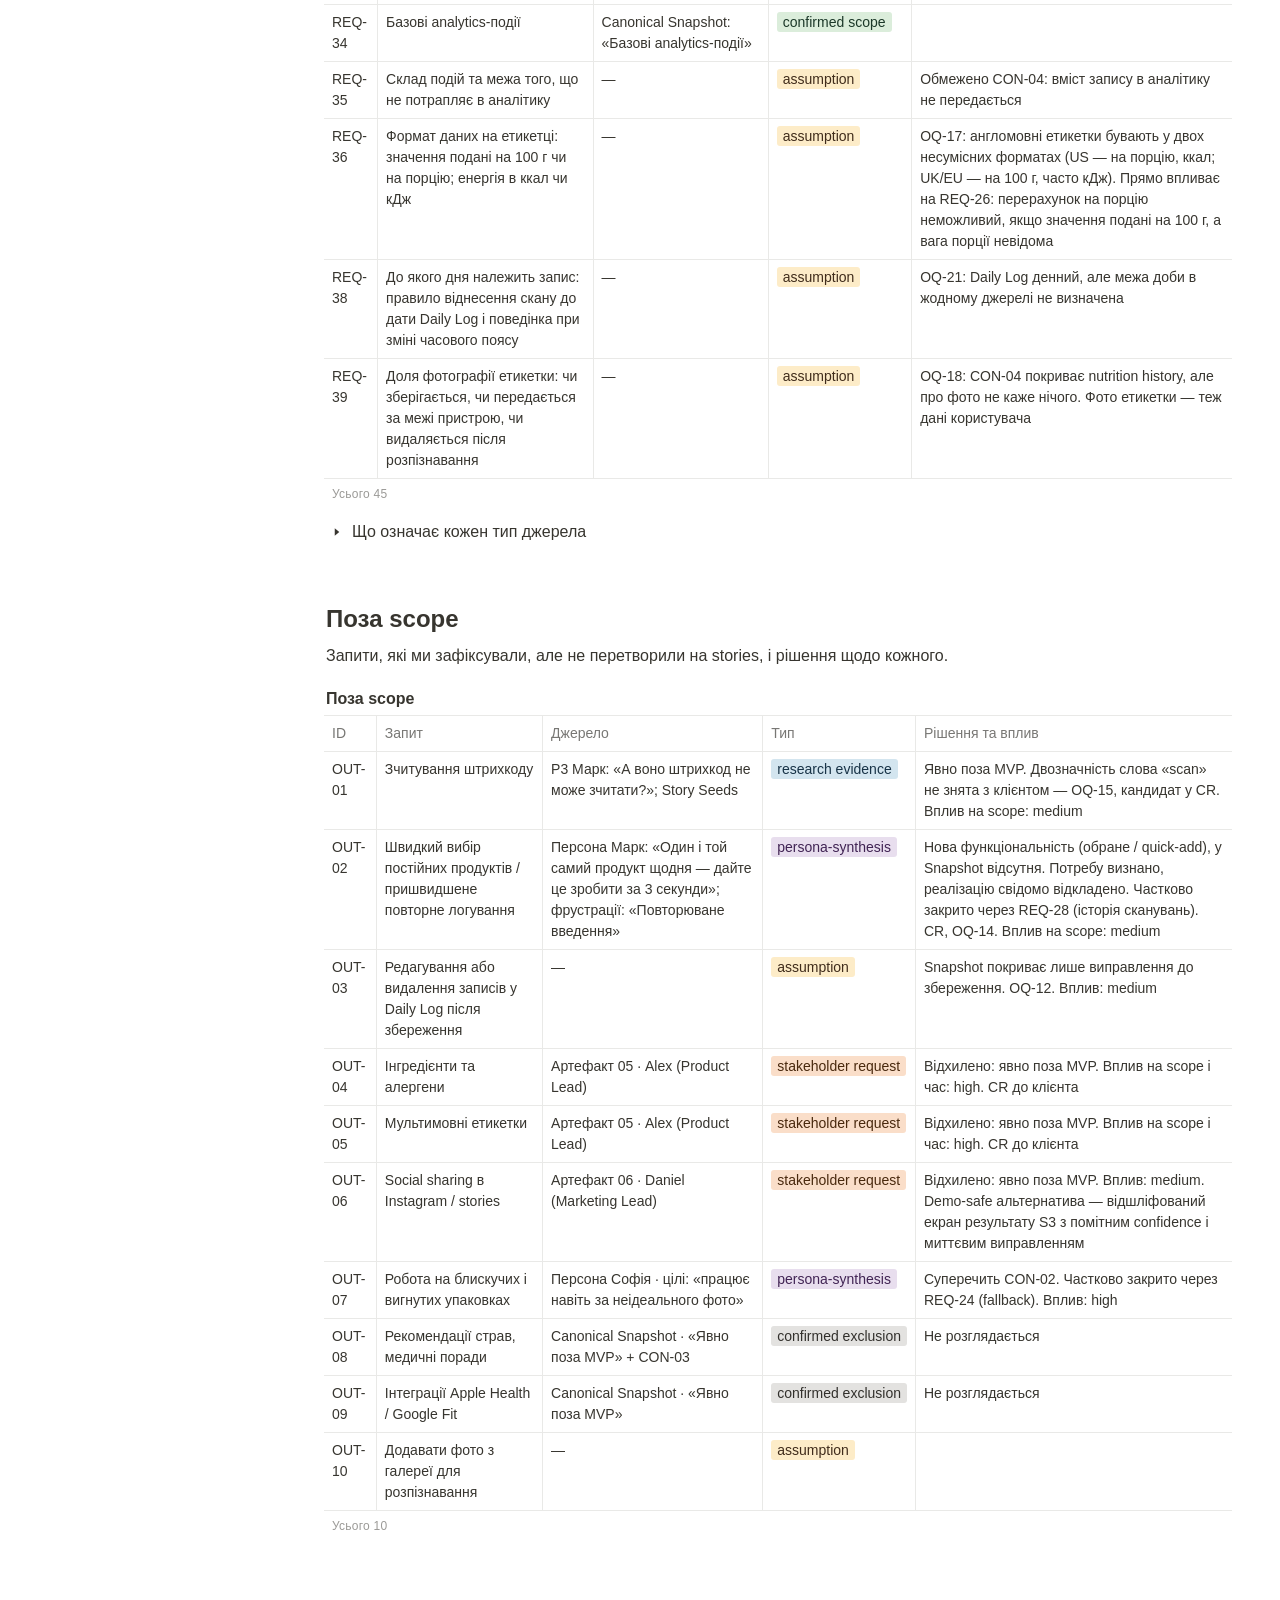
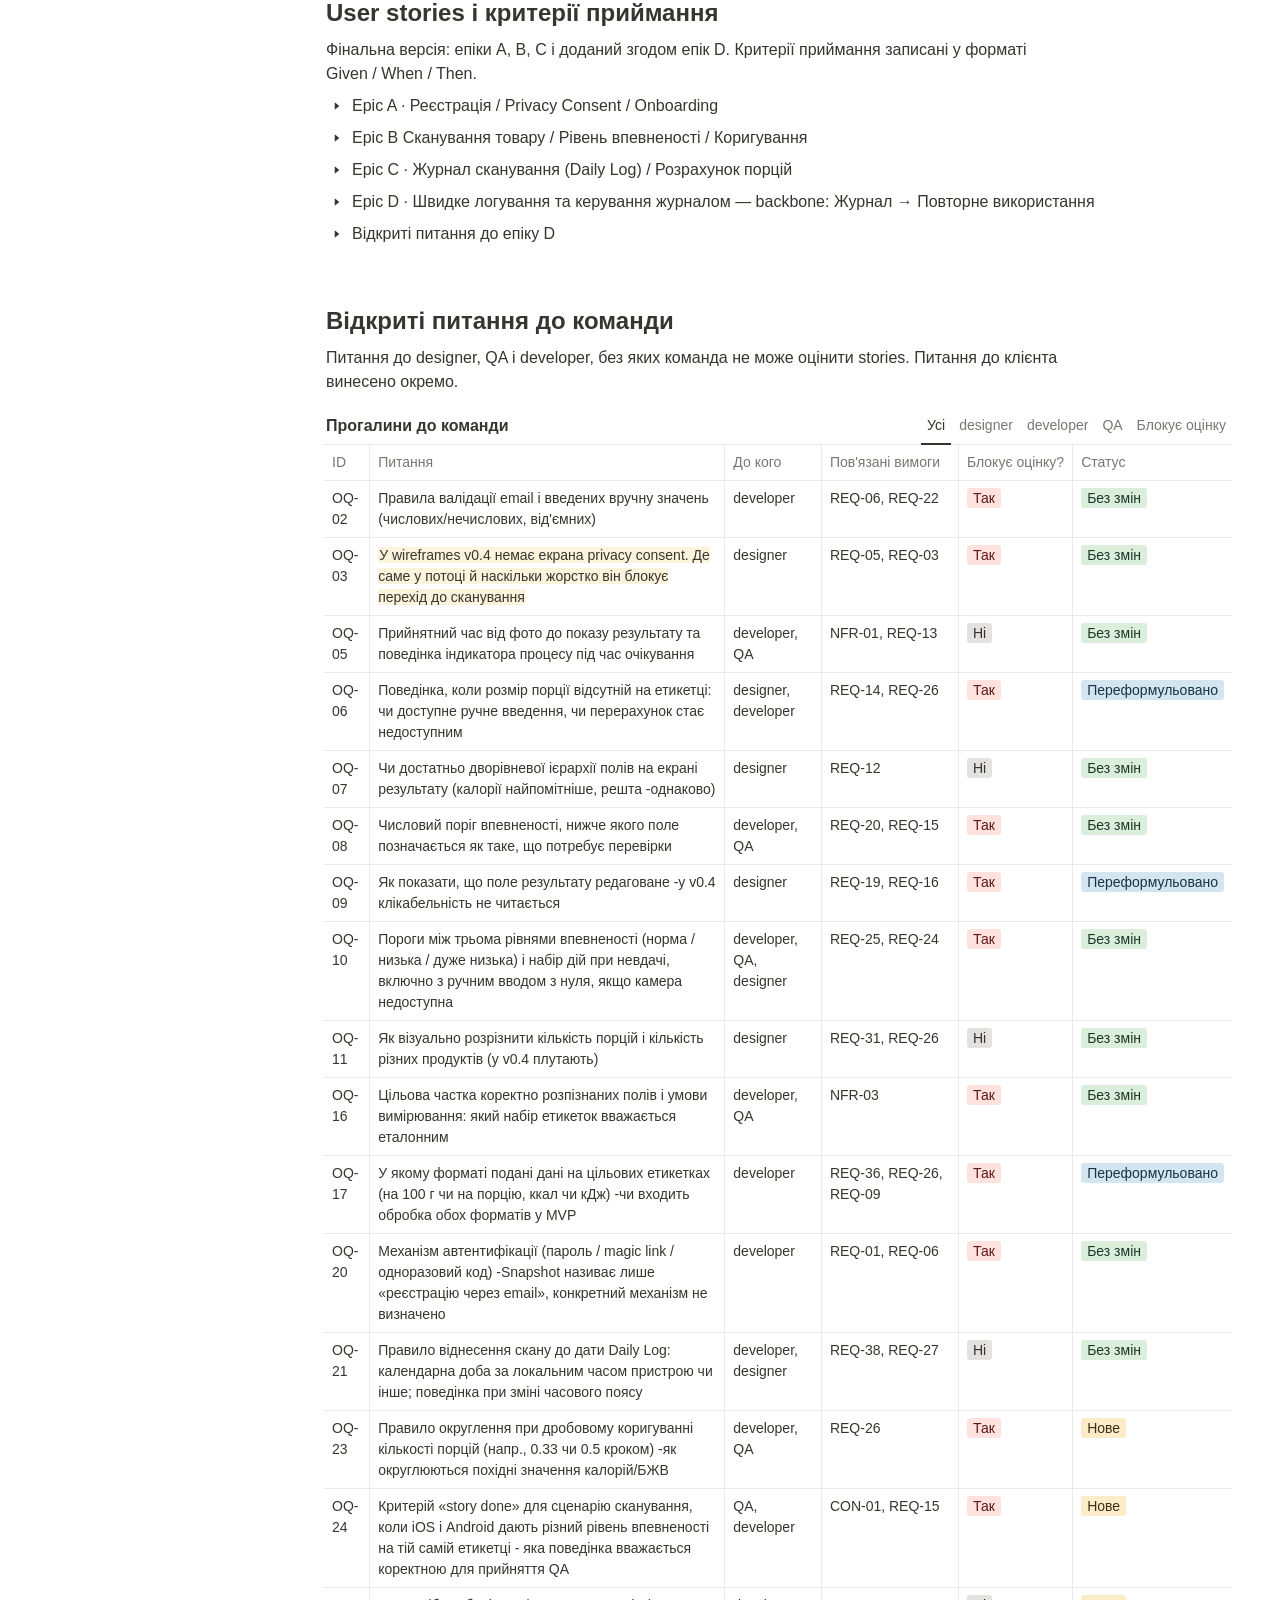
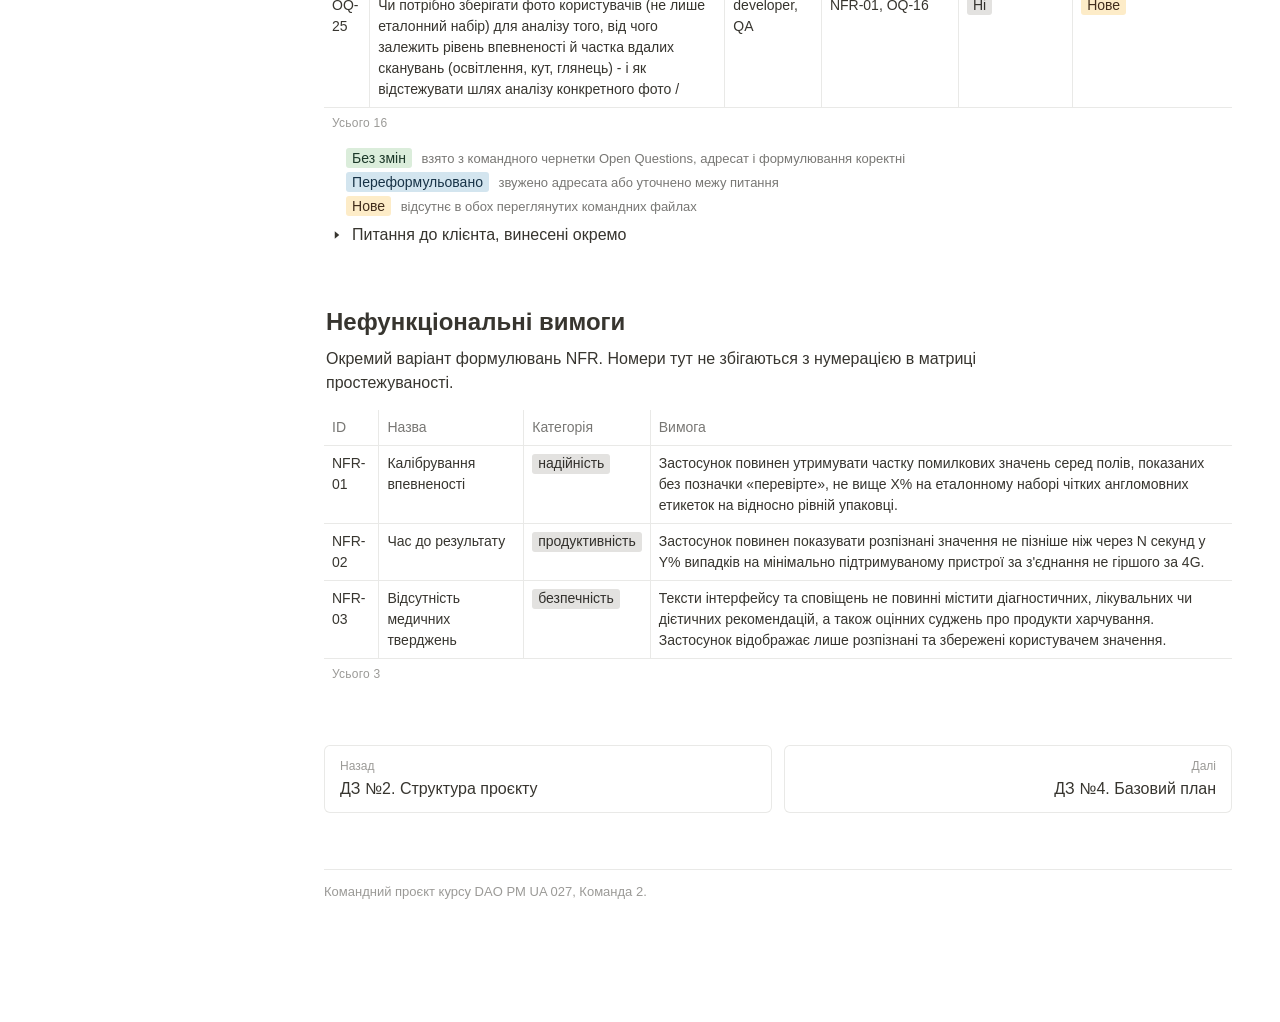
<file: nutriscan/dz3/index.html>
<!doctype html>
<html lang="uk">
<head>
<meta charset="utf-8">
<meta name="viewport" content="width=device-width, initial-scale=1">
<title>ДЗ №3. Вимоги · NutriScan MVP</title>
<meta name="description" content="ДЗ №3 проєкту NutriScan MVP: матриця простежуваності, user stories, відкриті питання, нефункціональні вимоги.">
<meta name="robots" content="noindex">
<meta property="og:type" content="article">
<meta property="og:title" content="ДЗ №3. Вимоги · NutriScan MVP">
<meta property="og:description" content="ДЗ №3 проєкту NutriScan MVP: матриця простежуваності, user stories, відкриті питання, нефункціональні вимоги.">
<meta property="og:image" content="https://dreshpack.github.io/nutriscan/img/og.jpg">
<meta name="twitter:card" content="summary_large_image">
<link rel="icon" href="data:image/svg+xml,%3Csvg xmlns='http://www.w3.org/2000/svg' viewBox='0 0 24 24' fill='none' stroke='%23448361' stroke-width='2' stroke-linecap='round'%3E%3Ccircle cx='12' cy='12' r='9'/%3E%3Ccircle cx='12' cy='12' r='5'/%3E%3C/svg%3E">
<link rel="stylesheet" href="../../assets/case.css?v=b7093164">
<script>try{var t=localStorage.getItem("case-theme");if(t==="dark"||t==="light")document.documentElement.setAttribute("data-theme",t)}catch(e){}</script>
<script defer src="../../assets/case.js?v=b7093164"></script>
</head>
<body>
<header class="topbar">
  <nav class="crumbs" aria-label="Навігація"><a href="../">NutriScan MVP</a><span class="sep">/</span><span aria-current="page">ДЗ №3. Вимоги</span></nav>
  <button class="icon-btn" type="button" data-theme-toggle aria-label="Темна тема"></button>
</header>

<main class="page layout sub">
  <div class="page-head">
    <div class="page-icon c-purple" data-icon="check"></div>
    <div class="page-eyebrow">Домашнє завдання 3</div>
    <h1 class="page-title">Вимоги</h1>
    <dl class="props"><div class="prop"><dt><i data-icon="doc"></i>Проєкт</dt><dd><a href="../">NutriScan MVP</a></dd></div><div class="prop"><dt><i data-icon="building"></i>Курс</dt><dd>DAO PM UA 027</dd></div></dl>
  </div>
  <div class="layout-grid">
    <aside class="side" aria-label="Навігація проєктом">
      <div class="side-title">NutriScan MVP</div>
      <nav class="pages"><a href="../">Огляд</a><a href="../dz1/">ДЗ №1. Ініціація</a><a href="../dz2/">ДЗ №2. Структура проєкту</a><a href="../dz3/" aria-current="page">ДЗ №3. Вимоги</a><a href="../dz4/">ДЗ №4. Базовий план</a><a href="../dz5/">ДЗ №5. Проєктне оточення</a><a href="../dz6/">ДЗ №6. Криза й закриття</a></nav>
      <div class="side-title">На сторінці</div>
      <nav class="toc"></nav>
    </aside>
    <article class="page-body">
    <nav class="toc" aria-label="Зміст"></nav>
    <div class="callout">
      <span class="callout-icon" data-icon="idea"></span>
      <div class="callout-body">
        <p><b>Коротко.</b> На цьому етапі ми зібрали вимоги з артефактів курсу: інтерв'ю з користувачами, персон, нотаток usability-тесту і повідомлень стейкхолдерів. Кожну вимогу простежили до джерела, описали user stories з критеріями приймання, а прогалини винесли у відкриті питання до команди.</p>
        <ul><li>Простежили 45 вимог до джерел: 15 спираються на підтверджений scope, 19 на наші припущення.</li><li>Описали 4 епіки user stories з критеріями приймання у форматі Given / When / Then.</li><li>Винесли 16 відкритих питань до designer, QA і developer, 11 з них блокують оцінку.</li></ul>
      </div>
    </div>
    <div class="callout" data-color="gray"><span class="callout-icon" data-icon="list"></span><div class="callout-body"><p><b>Що треба було здати.</b> Дедлайн 21.09.</p><ul><li>User Story Map: 2–3 епіки × 2–3 stories, на кожну story 2–4 AC у форматі Given / When / Then, включно з fallback при низькій впевненості OCR.</li><li>Таблиця traceability «вимога → джерело → тип».</li><li>Список open questions до команди.</li><li>Опційно: 2–3 NFR, зв'язка stories ↔ wireframes, відповідь на запити Alex і Daniel як change requests.</li></ul></div></div>

    <h2>Матриця простежуваності</h2>
    <p>45 записів: обмеження, нефункціональні та функціональні вимоги. Трохи більше половини, 24 із 45, спирається на підтверджений scope або пряме свідчення користувачів. Решта — наші інтерпретації та припущення: значень для них ми не вигадували, а винесли у відкриті питання.</p>
    <figure class="chart">
      <div class="chart-title">19 вимог із 45 тримаються на припущеннях</div>
      <div class="chart-sub">Кількість записів матриці за типом джерела</div>
      <script type="application/json">
      {"type": "hbar", "labels": ["confirmed scope", "research evidence", "persona-synthesis", "assumption"], "colors": ["green", "blue", "purple", "yellow"], "series": [{"name": "Записів", "color": "gray", "data": [15, 9, 2, 19]}]}
      </script>
      <figcaption>Аркуш «Зведення» в таблиці NutriScan_Traceability.</figcaption>
    </figure>
    <div class="db" data-verbatim><div class="db-head"><div class="db-title">Матриця простежуваності</div><div class="db-views" role="group" aria-label="Подання"><button type="button" aria-pressed="true">Усі</button><button type="button" data-col="Тип" data-match="confirmed scope">confirmed scope</button><button type="button" data-col="Тип" data-match="research evidence">research evidence</button><button type="button" data-col="Тип" data-match="persona-synthesis">persona-synthesis</button><button type="button" data-col="Тип" data-match="assumption">assumption</button></div></div><div class="db-scroll"><table><thead><tr><th>ID</th><th>Вимога</th><th>Джерело</th><th>Тип</th><th>Примітка / Open question</th></tr></thead><tbody><tr><td data-value="1" class="title">CON-01</td><td>iOS + Android з одного release train</td><td>Canonical Snapshot · розділ «Платформи та ключові обмеження»</td><td><span class="tag" data-color="green">confirmed scope</span></td><td>Story готова лише коли працює на обох платформах</td></tr><tr><td data-value="2" class="title">CON-02</td><td>Якість OCR залежить від глянцю, вигину упаковки, шрифту і формату етикетки</td><td>Canonical Snapshot · той самий розділ</td><td><span class="tag" data-color="green">confirmed scope</span></td><td>Підстава для fallback</td></tr><tr><td data-value="3" class="title">CON-03</td><td>Wellness-, не медичний продукт; без діагностичних тверджень</td><td>Canonical Snapshot · той самий розділ</td><td><span class="tag" data-color="green">confirmed scope</span></td><td>Забороняє будь-які поради в UI</td></tr><tr><td data-value="4" class="title">CON-04</td><td>Nutrition history — персональні дані; privacy обов'язкова</td><td>Canonical Snapshot · той самий розділ</td><td><span class="tag" data-color="green">confirmed scope</span></td><td>Обґрунтовує REQ-03</td></tr><tr><td data-value="101" class="title">NFR-01</td><td>Час від фото до показу результату ≤ N с</td><td>—</td><td><span class="tag" data-color="yellow">assumption</span></td><td>N — до developer / QA</td></tr><tr><td data-value="102" class="title">NFR-02</td><td>Холодний старт ≤ N с</td><td>—</td><td><span class="tag" data-color="yellow">assumption</span></td><td>N — до developer</td></tr><tr><td data-value="103" class="title">NFR-03</td><td>Частка коректно розпізнаних цільових полів ≥ X% на чітких англомовних етикетках на рівній упаковці</td><td>—</td><td><span class="tag" data-color="yellow">assumption</span></td><td>X — до developer / QA. Умови вимірювання обов'язкові</td></tr><tr><td data-value="104" class="title">NFR-04</td><td>Кількість обов'язкових кроків до першого збереженого запису ≤ N</td><td>Персона Софія · цілі: «Мінімум кроків»; фрустрації: «складні інтерфейси»</td><td><span class="tag" data-color="yellow">assumption</span></td><td>N — до designer. Формалізує потребу Софії у вимірюваному вигляді замість нетестованої вимоги «мінімум кроків». Пов'язано з OQ-01</td></tr><tr><td data-value="201" class="title">REQ-01</td><td>Реєстрація через email</td><td>Canonical Snapshot: «Реєстрація через email + базовий onboarding»</td><td><span class="tag" data-color="green">confirmed scope</span></td><td></td></tr><tr><td data-value="202" class="title">REQ-02</td><td>Базовий onboarding</td><td>Canonical Snapshot: той самий пункт</td><td><span class="tag" data-color="green">confirmed scope</span></td><td></td></tr><tr><td data-value="203" class="title">REQ-03</td><td>Privacy consent на обробку даних харчування</td><td>Canonical Snapshot: «Базові analytics-події + privacy consent»</td><td><span class="tag" data-color="green">confirmed scope</span></td><td>Business requirement — роль у story не кінцевий користувач</td></tr><tr><td data-value="205" class="title">REQ-05</td><td>Крок privacy consent має бути присутній у макетах</td><td>Usability Notes v0.4: «немає видимого кроку privacy consent»</td><td><span class="tag" data-color="blue">research evidence</span></td><td>OQ-03: прогалина у wireframes — до designer</td></tr><tr><td data-value="206" class="title">REQ-06</td><td>Правила валідації email і повідомлення про помилку</td><td>—</td><td><span class="tag" data-color="yellow">assumption</span></td><td>OQ-02: до developer</td></tr><tr><td data-value="207" class="title">REQ-07</td><td>Фіксація факту, часу і версії тексту згоди</td><td>—</td><td><span class="tag" data-color="yellow">assumption</span></td><td>OQ-04: юрисдикція не уточнена на discovery</td></tr><tr><td data-value="208" class="title">REQ-08</td><td>Фотозйомка чіткої англомовної етикетки на відносно рівній упаковці</td><td>Canonical Snapshot: «Фотозйомка чітких англомовних етикеток на відносно рівній упаковці»</td><td><span class="tag" data-color="green">confirmed scope</span></td><td></td></tr><tr><td data-value="209" class="title">REQ-09</td><td>OCR/парсинг: калорії, білки, вуглеводи, жири, розмір порції (за наявності)</td><td>Canonical Snapshot: пункт про OCR/парсинг</td><td><span class="tag" data-color="green">confirmed scope</span></td><td></td></tr><tr><td data-value="210" class="title">REQ-10</td><td>Уникнути ручного введення як основного способу внесення</td><td>P1 Олена: «вбивати все руками після обіду — це біль. Кинула за тиждень»</td><td><span class="tag" data-color="blue">research evidence</span></td><td></td></tr><tr><td data-value="211" class="title">REQ-11</td><td>Сценарій без попереднього налаштування та інструкції</td><td>P2 Софія: «Не хочу читати інструкцію — хочу сфоткати і готово»</td><td><span class="tag" data-color="blue">research evidence</span></td><td></td></tr><tr><td data-value="212" class="title">REQ-12</td><td>На екрані результату калорії подані найпомітніше; білки, жири, вуглеводи та розмір порції — дрібніше, в одному візуальному рівні</td><td>P1 Олена: «Мені важливі насамперед калорії й білок» + Canonical Snapshot (склад розпізнаних полів)</td><td><span class="tag" data-color="purple">persona-synthesis</span></td><td>КОНФЛІКТ ЗАПИТІВ: Олена виділяє калорії й білок, Марк стежить за всіма макросами рівнозначно. Обрано дворівневу ієрархію; білок окремо не виділено на користь простішої структури. Персоналізація екрана — поза MVP. OQ-07</td></tr><tr><td data-value="213" class="title">REQ-13</td><td>Індикатор процесу під час розпізнавання</td><td>—</td><td><span class="tag" data-color="yellow">assumption</span></td><td>OQ-05: пов'язано з NFR-01</td></tr><tr><td data-value="214" class="title">REQ-14</td><td>Поведінка за відсутності розміру порції на етикетці</td><td>—</td><td><span class="tag" data-color="yellow">assumption</span></td><td>OQ-06: Snapshot каже «за наявності», поведінку не описує</td></tr><tr><td data-value="215" class="title">REQ-15</td><td>Попередження про рівень впевненості розпізнавання</td><td>Canonical Snapshot: «Попередження про впевненість (confidence)»</td><td><span class="tag" data-color="green">confirmed scope</span></td><td></td></tr><tr><td data-value="216" class="title">REQ-16</td><td>Ручне виправлення розпізнаних значень</td><td>Canonical Snapshot: «+ ручне виправлення»</td><td><span class="tag" data-color="green">confirmed scope</span></td><td></td></tr><tr><td data-value="217" class="title">REQ-17</td><td>Можливість виправлення як умова довіри до продукту</td><td>P1 Олена: «Якщо він помилиться і я не зможу виправити — я йому не довірятиму»</td><td><span class="tag" data-color="blue">research evidence</span></td><td></td></tr><tr><td data-value="218" class="title">REQ-18</td><td>Індикатор низької впевненості помітний без додаткових дій</td><td>Usability Notes v0.4: «індикатор занадто непомітний — користувачі його не помічають»</td><td><span class="tag" data-color="blue">research evidence</span></td><td>Візуальне рішення — за designer</td></tr><tr><td data-value="219" class="title">REQ-19</td><td>Поле результату має явно читатися як редаговане</td><td>Usability Notes v0.4: «не видно, що поле клікабельне»</td><td><span class="tag" data-color="blue">research evidence</span></td><td>OQ-09: до designer</td></tr><tr><td data-value="220" class="title">REQ-20</td><td>Числовий поріг впевненості, нижче якого поле позначається</td><td>—</td><td><span class="tag" data-color="yellow">assumption</span></td><td>OQ-08: до developer / QA</td></tr><tr><td data-value="221" class="title">REQ-21</td><td>Зняття позначки невпевненості після ручного виправлення</td><td>—</td><td><span class="tag" data-color="yellow">assumption</span></td><td>Логічний наслідок REQ-15</td></tr><tr><td data-value="222" class="title">REQ-22</td><td>Валідація введених вручну значень (нечислові, від'ємні)</td><td>—</td><td><span class="tag" data-color="yellow">assumption</span></td><td>OQ-02</td></tr><tr><td data-value="223" class="title">REQ-23</td><td>Прийнятна поведінка за неідеального кадру</td><td>Персона Софія · цілі: «працює навіть за неідеального фото»; P2: «на блискучій упаковці фото виходить дивним»</td><td><span class="tag" data-color="purple">persona-synthesis</span></td><td>КОНФЛІКТ із CON-02 і REQ-08 — вирішено через fallback, не через розширення scope</td></tr><tr><td data-value="224" class="title">REQ-24</td><td>Дії «Перезняти» та «Ввести вручну» при невдалому розпізнаванні</td><td>—</td><td><span class="tag" data-color="yellow">assumption</span></td><td>OQ-10: fallback-поведінка у Snapshot не описана. Сюди ж належить випадок, коли камера недоступна (дозвіл не надано або відкликано): Snapshot підтверджує ручне ВИПРАВЛЕННЯ після розпізнавання, але не ручний ввід з нуля, тож без цього шляху сценарій недоступний цілком</td></tr><tr><td data-value="225" class="title">REQ-25</td><td>Три рівні впевненості з різною поведінкою: нормальна — показ як є; низька — позначення полів і ручне виправлення; дуже низька або парсинг не дав полів — пропозиція перезняти чи ввести вручну</td><td>—</td><td><span class="tag" data-color="yellow">assumption</span></td><td>OQ-10: пороги між рівнями — до developer / QA. Пересъёмка саме пропонується, а не примусова: CON-02 робить повторний невдалий кадр вірогідним</td></tr><tr><td data-value="226" class="title">REQ-26</td><td>Коригування кількості порцій із перерахунком</td><td>Canonical Snapshot: «Коригування кількості порцій / перерахунок»</td><td><span class="tag" data-color="green">confirmed scope</span></td><td></td></tr><tr><td data-value="227" class="title">REQ-27</td><td>Збереження запису в Daily Log</td><td>Canonical Snapshot: «Збереження в Daily Log»</td><td><span class="tag" data-color="green">confirmed scope</span></td><td></td></tr><tr><td data-value="228" class="title">REQ-28</td><td>Проста історія сканувань</td><td>Canonical Snapshot: «+ проста історія сканувань»</td><td><span class="tag" data-color="green">confirmed scope</span></td><td>OQ-13: обсяг «простої» не визначено</td></tr><tr><td data-value="229" class="title">REQ-29</td><td>Швидке коригування порції для повторюваних продуктів</td><td>P3 Марк: «Щодня логаю той самий йогурт — хочу швидко і скоригувати порцію»</td><td><span class="tag" data-color="blue">research evidence</span></td><td></td></tr><tr><td data-value="230" class="title">REQ-30</td><td>Денний журнал та історія як окремі перегляди</td><td>P3 Марк: «Добре б бачити все у денному журналі й історію»</td><td><span class="tag" data-color="blue">research evidence</span></td><td></td></tr><tr><td data-value="231" class="title">REQ-31</td><td>«Кількість порцій» візуально відмінна від кількості різних продуктів</td><td>Usability Notes v0.4: «коригування порції плутають із кількістю різних продуктів»</td><td><span class="tag" data-color="blue">research evidence</span></td><td>OQ-11: до designer</td></tr><tr><td data-value="232" class="title">REQ-32</td><td>Порожній стан історії з поясненням</td><td>—</td><td><span class="tag" data-color="yellow">assumption</span></td><td>Відсутнє у wireframes v0.4</td></tr><tr><td data-value="233" class="title">REQ-33</td><td>Поведінка запису після виходу з екрана без збереження</td><td>—</td><td><span class="tag" data-color="yellow">assumption</span></td><td></td></tr><tr><td data-value="234" class="title">REQ-34</td><td>Базові analytics-події</td><td>Canonical Snapshot: «Базові analytics-події»</td><td><span class="tag" data-color="green">confirmed scope</span></td><td></td></tr><tr><td data-value="235" class="title">REQ-35</td><td>Склад подій та межа того, що не потрапляє в аналітику</td><td>—</td><td><span class="tag" data-color="yellow">assumption</span></td><td>Обмежено CON-04: вміст запису в аналітику не передається</td></tr><tr><td data-value="236" class="title">REQ-36</td><td>Формат даних на етикетці: значення подані на 100 г чи на порцію; енергія в ккал чи кДж</td><td>—</td><td><span class="tag" data-color="yellow">assumption</span></td><td>OQ-17: англомовні етикетки бувають у двох несумісних форматах (US — на порцію, ккал; UK/EU — на 100 г, часто кДж). Прямо впливає на REQ-26: перерахунок на порцію неможливий, якщо значення подані на 100 г, а вага порції невідома</td></tr><tr><td data-value="238" class="title">REQ-38</td><td>До якого дня належить запис: правило віднесення скану до дати Daily Log і поведінка при зміні часового поясу</td><td>—</td><td><span class="tag" data-color="yellow">assumption</span></td><td>OQ-21: Daily Log денний, але межа доби в жодному джерелі не визначена</td></tr><tr><td data-value="239" class="title">REQ-39</td><td>Доля фотографії етикетки: чи зберігається, чи передається за межі пристрою, чи видаляється після розпізнавання</td><td>—</td><td><span class="tag" data-color="yellow">assumption</span></td><td>OQ-18: CON-04 покриває nutrition history, але про фото не каже нічого. Фото етикетки — теж дані користувача</td></tr></tbody></table></div><div class="db-foot"></div></div>
    <details class="toggle">
      <summary>Що означає кожен тип джерела</summary>
      <div class="toggle-body"><div class="db" data-verbatim><div class="db-scroll"><table><thead><tr><th>Тип джерела</th><th>Що означає</th><th>Звідки береться</th></tr></thead><tbody><tr><td><span class="tag" data-color="green">confirmed scope</span></td><td>Підтверджений scope MVP. Готове до оцінки, змінюється лише через change request</td><td>Canonical Project Snapshot (після ініціації)</td></tr><tr><td><span class="tag" data-color="blue">research evidence</span></td><td>Пряме свідчення користувача або зафіксований результат review. Уточнює підтверджений scope, але сам його не розширює</td><td>Артефакт 01 · User Research Transcript; Артефакт 04 · Usability Notes</td></tr><tr><td><span class="tag" data-color="purple">persona-synthesis</span></td><td>Виведено з персони, прямо ніким не сказано. Потребує підтвердження перед використанням</td><td>Артефакт 02 · Persona Snapshots</td></tr><tr><td><span class="tag" data-color="yellow">assumption</span></td><td>Наше припущення, джерела немає. Значення не вигадуються — виносяться в open questions</td><td>Прогалина у вхідних даних</td></tr><tr><td><span class="tag" data-color="orange">stakeholder request</span></td><td>Запит стейкхолдера на функціональність поза MVP. Не вимога, доки не підтверджено клієнтом</td><td>Артефакти 05, 06 · Messages (Alex, Daniel)</td></tr><tr><td><span class="tag" data-color="gray">confirmed exclusion</span></td><td>Явно виключено зі scope клієнтом. Не розглядається</td><td>Canonical Snapshot · розділ «Явно поза MVP»</td></tr></tbody></table></div><div class="db-foot"></div></div></div>
    </details>

    <h2>Поза scope</h2>
    <p>Запити, які ми зафіксували, але не перетворили на stories, і рішення щодо кожного.</p>
    <div class="db" data-verbatim><div class="db-head"><div class="db-title">Поза scope</div></div><div class="db-scroll"><table><thead><tr><th>ID</th><th>Запит</th><th>Джерело</th><th>Тип</th><th>Рішення та вплив</th></tr></thead><tbody><tr><td class="title" data-value="1">OUT-01</td><td>Зчитування штрихкоду</td><td>P3 Марк: «А воно штрихкод не може зчитати?»; Story Seeds</td><td><span class="tag" data-color="blue">research evidence</span></td><td>Явно поза MVP. Двозначність слова «scan» не знята з клієнтом — OQ-15, кандидат у CR. Вплив на scope: medium</td></tr><tr><td class="title" data-value="2">OUT-02</td><td>Швидкий вибір постійних продуктів / пришвидшене повторне логування</td><td>Персона Марк: «Один і той самий продукт щодня — дайте це зробити за 3 секунди»; фрустрації: «Повторюване введення»</td><td><span class="tag" data-color="purple">persona-synthesis</span></td><td>Нова функціональність (обране / quick-add), у Snapshot відсутня. Потребу визнано, реалізацію свідомо відкладено. Частково закрито через REQ-28 (історія сканувань). CR, OQ-14. Вплив на scope: medium</td></tr><tr><td class="title" data-value="3">OUT-03</td><td>Редагування або видалення записів у Daily Log після збереження</td><td>—</td><td><span class="tag" data-color="yellow">assumption</span></td><td>Snapshot покриває лише виправлення до збереження. OQ-12. Вплив: medium</td></tr><tr><td class="title" data-value="4">OUT-04</td><td>Інгредієнти та алергени</td><td>Артефакт 05 · Alex (Product Lead)</td><td><span class="tag" data-color="orange">stakeholder request</span></td><td>Відхилено: явно поза MVP. Вплив на scope і час: high. CR до клієнта</td></tr><tr><td class="title" data-value="5">OUT-05</td><td>Мультимовні етикетки</td><td>Артефакт 05 · Alex (Product Lead)</td><td><span class="tag" data-color="orange">stakeholder request</span></td><td>Відхилено: явно поза MVP. Вплив на scope і час: high. CR до клієнта</td></tr><tr><td class="title" data-value="6">OUT-06</td><td>Social sharing в Instagram / stories</td><td>Артефакт 06 · Daniel (Marketing Lead)</td><td><span class="tag" data-color="orange">stakeholder request</span></td><td>Відхилено: явно поза MVP. Вплив: medium. Demo-safe альтернатива — відшліфований екран результату S3 з помітним confidence і миттєвим виправленням</td></tr><tr><td class="title" data-value="7">OUT-07</td><td>Робота на блискучих і вигнутих упаковках</td><td>Персона Софія · цілі: «працює навіть за неідеального фото»</td><td><span class="tag" data-color="purple">persona-synthesis</span></td><td>Суперечить CON-02. Частково закрито через REQ-24 (fallback). Вплив: high</td></tr><tr><td class="title" data-value="8">OUT-08</td><td>Рекомендації страв, медичні поради</td><td>Canonical Snapshot · «Явно поза MVP» + CON-03</td><td><span class="tag" data-color="gray">confirmed exclusion</span></td><td>Не розглядається</td></tr><tr><td class="title" data-value="9">OUT-09</td><td>Інтеграції Apple Health / Google Fit</td><td>Canonical Snapshot · «Явно поза MVP»</td><td><span class="tag" data-color="gray">confirmed exclusion</span></td><td>Не розглядається</td></tr><tr><td class="title" data-value="10">OUT-10</td><td>Додавати фото з галереї для розпізнавання</td><td>—</td><td><span class="tag" data-color="yellow">assumption</span></td><td></td></tr></tbody></table></div><div class="db-foot"></div></div>

    <h2>User stories і критерії приймання</h2>
    <p>Фінальна версія: епіки A, B, C і доданий згодом епік D. Критерії приймання записані у форматі Given / When / Then.</p>
    <details class="toggle"><summary>Epic A · Реєстрація / Privacy Consent / Onboarding</summary><div class="toggle-body" data-verbatim><p><b>US-A1</b> Реєстрація через email. Я як новий користувач хочу швидко зареєструватися через email, щоб почати користуватися застосунком.</p><ul><li><b>AC1</b> Given відкрите меню реєстрації<br>When користувач обирає реєстрацію через email<br>Then система пропонує використати підключену пошту на пристрої або ввести іншу email-адресу.</li><li><b>AC2</b> Given відкритий екран реєстрації<br>When екран завантажується<br>Then система показує три обов’язкові поля: Email, Пароль і Повторити пароль та підсвічує поле яке не заповнено.</li><li><b>AC3</b> Given користувач коректно ввів email і пароль<br>When він натискає «Зареєструватися»<br>Then система створює акаунт.</li></ul><p><b>US-A2</b> Згода на обробку даних. Я як користувач хочу ознайомитися з умовами та надати згоду на обробку персональних даних, щоб завершити реєстрацію.</p><ul><li><b>AC1</b> Given при проходженні реєстрації обов'язковим пунктом є отримання згоди на обробку даних<br>When коли користувач закінчує реєстрацію<br>Then спливає вікно для отримання згоди на обробку персональних даних</li><li><b>AC2</b> Given текст угоди достатньо об'ємний<br>When коли користувач доходить до розділу згоди на обробку даних<br>Then виникає впливаюче вікно в повним текстом угоди</li><li><b>AC3</b> Given для дотримання законодавства, користувач має прочитати та погодитись з умовами угоди<br>When якщо користувач не поставив галочку про згоду на обробку даних<br>Then система не дозволяє завершити реєстрацію.</li></ul><p><b>US-A3</b> Я як користувач, хочу пройти базовий onboarding щоб почати користуватися застосунком</p><ul><li><b>AC1</b> Given користувач не хоче проходити onboarding повністю<br>When він натискає «Пропустити» в розділі заповнення даних базового onboarding<br>Then система переходить на головний екран.</li></ul></div></details>
<details class="toggle"><summary>Epic B Сканування товару / Рівень впевненості / Коригування</summary><div class="toggle-body" data-verbatim><p><b>US-B1</b> Розпізнавання етикетки. Я як користувач хочу переглянути розпізнанні харчові значення товару для використання у додатку</p><ul><li><b>AC1</b> Given в додатку доступна функція перегляду харчових значень товару<br>When коли додаток розпізнав товар з фотографії<br>Then він надає користувачу інформацію про харчові значення товару (БЖВ, калорійність та ін)</li><li><b>AC2</b> Given відскановані товари можна зберігати або видаляти<br>When якщо інформація про товар підходить/не підходить користувачу<br>Then він може зберегти/видалити його або додати в свій раціон</li><li><b>AC3</b> Given користувач натиснув іконку сканера<br>When відкривається екран камери<br>Then камера має бути готова до роботи менш ніж за N мілісекунд, наприклад 400 мс.</li></ul><p><b>US-B2</b> Перегляд результату та впевненості. Я як користувач хочу побачити у яких значеннях система не впевнена, щоб перевірити іхню правильність перед збереженням</p><ul><li><b>AC1</b> Given  рівень впевненості OCR для деяких полів нижче допустимого порогу<br>When відкривається екран попереднього перегляду продукту<br>Then ці поля підсвічуються м’яким кольором</li><li><b>AC2</b> Given  рівень впевненості OCR для поля нижче допустимого порогу<br>When відкривається екран попереднього перегляду продукту<br>Then поруч із цим полем або всередині нього відображається іконка попередження (наприклад, ? або !)</li></ul><p><b>US-B3</b> Ручне коригування. Я як користувач хочу вручну виправити неправильно розпізнанні дані, щоб вірно зберегти товар</p><ul><li><b>AC1</b> Given відкрито екран перевірки розпізнаних даних<br>When користувач переглядає дані<br>Then кожне текстове та числове поле є клікабельним і доступним для редагування</li><li><b>AC2</b> Given користувач змінив розпізнане значення<br>When він натискає «Зберегти»<br>Then система оновлює результат і перераховує залежні калорії та макроси.</li></ul></div></details>
<details class="toggle"><summary>Epic C · Журнал сканування (Daily Log) / Розрахунок порцій</summary><div class="toggle-body" data-verbatim><p><b>US-C1</b> Збереження в щоденний журнал. Я як користувач хочу зберегти результат в щоденний журнал харчування, щоб використовувати у майбутньому товар</p><ul><li><b>AC1</b> Given користувач пеебуває на екрані збереження результату<br>When користувач вибирає категорію прийому їжі за допомогою чекбокса<br>Then система привязує вибрану категорію до запису</li><li><b>AC2</b> Given страва зберігається на сьогодні When є можливість змінити дату Then змінюється дата запису</li><li><b>AC3</b> Given екран результатів відкритий<br>When користувач натискає «Зберегти»<br>Then система додає новий запис у Daily Log.</li></ul><p><b>US-C2</b> Коригування кількості порцій. Я як користувач хочу змінити кількість порцій, щоб отримати правильні значення для з'їденої кількості продукту</p><ul><li><b>AC1</b> Given користувач перебуває на екрані результату When користувач натискає кнопку ''+'' або ''-'' Then система змінює кількість порцій на крок N і перераховує харчові значення</li><li><b>AC2</b> Given відображаються елементи керування порціями<br>When користувач натискає кнопку “+” або “−”<br>Then значення порції збільшується або зменшується з певним кроком (наприклад, 0.5 або 1)</li><li><b>AC3</b> Given цифрова клавіатура відкрита When користувач вводить коректне ціле або дробове значення Then система оновлює кількість порцій і перераховує харчові значення</li></ul><p><b>US-C3</b> Перегляд історії. Я як користувач хочу переглядати історію сканувань щоб знаходити продукти які я додав раніше</p><ul><li><b>AC1</b> Given користувач відкрив шсторію сканувань When список записів завантажився Then система відображає записи від найновіших до найстаріших</li><li><b>AC2</b> Given в історіі є записи за різні дати When користувач переглядає історію Then система групує записи за відповідними днями</li><li><b>AC3</b> Given користувач бачить запис в історії<br>When він натискає на цей запис<br>Then система відкриває деталі відповідного сканування.</li></ul></div></details>
<details class="toggle"><summary>Epic D · Швидке логування та керування журналом — backbone: Журнал → Повторне використання</summary><div class="toggle-body" data-verbatim><p><b>US-D1</b> Як постійний користувач, я хочу швидко додати продукт, який уже сканував раніше, без повторного фото, щоб логати звичні продукти за кілька секунд.<div class="muted small story-meta"><span class="tag" data-color="blue">research evidence</span> P3: «…хочу швидко і скоригувати порцію.» У Canonical Snapshot відсутнє — кандидат у scope, OQ-11</div></p><ul><li><b>AC1</b> Given у історії є збережене сканування, When я натискаю «Додати ще раз» на записі, Then відкривається екран порцій зі збереженими значеннями, фото не потрібне.<div class="muted small story-meta"><span class="tag" data-color="yellow">assumption</span> Точка входу (історія / журнал) — погодити з designer</div></li><li><b>AC2</b> Given я додаю продукт повторно, When змінюю кількість порцій і зберігаю, Then у Daily Log поточного дня зʼявляється новий запис, а оригінальне сканування в історії не змінюється.<div class="muted small story-meta"><span class="tag" data-color="green">confirmed scope</span> Canonical Snapshot: «Коригування кількості порцій / перерахунок» Перерахунок — як у US-C1 AC1; незмінність оригіналу — assumption</div></li><li><b>AC3</b> Given у записі історії значення виправлялися вручну, When я додаю його повторно, Then використовуються виправлені значення, а не первинний результат OCR.<div class="muted small story-meta"><span class="tag" data-color="yellow">assumption</span> US-B3 AC3 Логічний наслідок US-B3; підтвердити з developer</div></li></ul><p><b>US-D2</b> Як користувач, я хочу редагувати або видаляти записи в Daily Log, щоб виправити помилку, помічену вже після збереження.<div class="muted small story-meta"><span class="tag" data-color="blue">research evidence</span> P1: «Якщо він помилиться і я не зможу виправити — я йому не довірятиму.» Canonical Snapshot покриває лише виправлення до збереження — ризик виходу за scope, OQ-12</div></p><ul><li><b>AC1</b> Given запис у Daily Log, When я відкриваю його і змінюю кількість порцій або значення поля, Then калорії та макроси перераховано, запис у журналі оновлено.<div class="muted small story-meta"><span class="tag" data-color="yellow">assumption</span> Валідація — як у US-B3 AC2 і US-C1 AC3</div></li><li><b>AC2</b> Given запис у Daily Log, When я натискаю «Видалити» і підтверджую, Then запис зникає з журналу дня, а протягом кількох секунд доступна дія «Скасувати».<div class="muted small story-meta"><span class="tag" data-color="yellow">assumption</span> Патерн undo vs. діалог підтвердження — погодити з designer</div></li><li><b>AC3</b> Given я видалив запис із Daily Log, When відкриваю історію сканувань, Then відповідне сканування в історії лишається.<div class="muted small story-meta"><span class="tag" data-color="yellow">assumption</span> Зв'язок журнал ↔ історія не описаний у джерелах — OQ-12</div></li></ul><p><b>US-D3</b> Як користувач, я хочу бачити денний підсумок калорій і макросів, щоб розуміти, скільки я вже зʼїв сьогодні.<div class="muted small story-meta"><span class="tag" data-color="blue">research evidence</span> P3: «Добре б бачити все у денному журналі…» У попередній версії таблиці: «Денний підсумок — не підтверджено, не включено». Потрібне рішення клієнта — OQ-13</div></p><ul><li><b>AC1</b> Given у Daily Log є записи за поточний день, When я відкриваю журнал, Then вгорі показано суму калорій, білків, жирів і вуглеводів за день.<div class="muted small story-meta"><span class="tag" data-color="blue">research evidence</span> P3: «…бачити все у денному журналі…» Формат (цифри / прогрес-бар) — assumption</div></li><li><b>AC2</b> Given я змінив або видалив запис дня, When повертаюся в журнал, Then підсумок перераховано без перезавантаження.<div class="muted small story-meta"><span class="tag" data-color="yellow">assumption</span> Залежить від US-D2</div></li><li><b>AC3</b> Given за поточний день записів немає, When я відкриваю журнал, Then підсумок показує 0 і кнопку «Сфотографувати етикетку».<div class="muted small story-meta"><span class="tag" data-color="yellow">assumption</span> Консистентно з порожнім станом US-C3 AC2; відсутнє у wireframes v0.4</div></li></ul></div></details>
<details class="toggle"><summary>Відкриті питання до епіку D</summary><div class="toggle-body"><div class="db" data-verbatim><div class="db-scroll"><table><thead><tr><th>ID</th><th>Питання</th><th>Кому</th><th>Пов'язані</th></tr></thead><tbody><tr><td class="title">OQ-11</td><td>Чи входить «швидке повторне додавання» в MVP, чи це наступний реліз?</td><td>Product Lead клієнта</td><td>US-D1</td></tr><tr><td class="title">OQ-12</td><td>Чи можна редагувати/видаляти запис після збереження і чи впливає це на історію сканувань?</td><td>Product Lead, developer</td><td>US-D2</td></tr><tr><td class="title">OQ-13</td><td>Чи додаємо денний підсумок калорій/макросів у MVP (раніше — не включено)?</td><td>Product Lead клієнта</td><td>US-D3</td></tr></tbody></table></div><div class="db-foot"></div></div></div></details>

    <h2>Відкриті питання до команди</h2>
    <p>Питання до designer, QA і developer, без яких команда не може оцінити stories. Питання до клієнта винесено окремо.</p>
    <div class="db" data-verbatim><div class="db-head"><div class="db-title">Прогалини до команди</div><div class="db-views" role="group" aria-label="Подання"><button type="button" aria-pressed="true">Усі</button><button type="button" data-col="До кого" data-match="designer">designer</button><button type="button" data-col="До кого" data-match="developer">developer</button><button type="button" data-col="До кого" data-match="QA">QA</button><button type="button" data-col="Блокує оцінку?" data-match="Так">Блокує оцінку</button></div></div><div class="db-scroll"><table><thead><tr><th>ID</th><th>Питання</th><th>До кого</th><th>Пов'язані вимоги</th><th>Блокує оцінку?</th><th>Статус</th></tr></thead><tbody><tr><td class="title" data-value="2">OQ-02</td><td>Правила валідації email і введених вручну значень (числових/нечислових, від'ємних)</td><td>developer</td><td>REQ-06, REQ-22</td><td><span class="tag" data-color="red">Так</span></td><td><span class="tag" data-color="green">Без змін</span></td></tr><tr><td class="title" data-value="3">OQ-03</td><td><mark>У wireframes v0.4 немає екрана privacy consent. Де саме у потоці й наскільки жорстко він блокує перехід до сканування</mark></td><td>designer</td><td>REQ-05, REQ-03</td><td><span class="tag" data-color="red">Так</span></td><td><span class="tag" data-color="green">Без змін</span></td></tr><tr><td class="title" data-value="5">OQ-05</td><td>Прийнятний час від фото до показу результату та поведінка індикатора процесу під час очікування</td><td>developer, QA</td><td>NFR-01, REQ-13</td><td><span class="tag" data-color="gray">Ні</span></td><td><span class="tag" data-color="green">Без змін</span></td></tr><tr><td class="title" data-value="6">OQ-06</td><td>Поведінка, коли розмір порції відсутній на етикетці: чи доступне ручне введення, чи перерахунок стає недоступним</td><td>designer, developer</td><td>REQ-14, REQ-26</td><td><span class="tag" data-color="red">Так</span></td><td><span class="tag" data-color="blue">Переформульовано</span></td></tr><tr><td class="title" data-value="7">OQ-07</td><td>Чи достатньо дворівневої ієрархії полів на екрані результату (калорії найпомітніше, решта -однаково)</td><td>designer</td><td>REQ-12</td><td><span class="tag" data-color="gray">Ні</span></td><td><span class="tag" data-color="green">Без змін</span></td></tr><tr><td class="title" data-value="8">OQ-08</td><td>Числовий поріг впевненості, нижче якого поле позначається як таке, що потребує перевірки</td><td>developer, QA</td><td>REQ-20, REQ-15</td><td><span class="tag" data-color="red">Так</span></td><td><span class="tag" data-color="green">Без змін</span></td></tr><tr><td class="title" data-value="9">OQ-09</td><td>Як показати, що поле результату редаговане -у v0.4 клікабельність не читається</td><td>designer</td><td>REQ-19, REQ-16</td><td><span class="tag" data-color="red">Так</span></td><td><span class="tag" data-color="blue">Переформульовано</span></td></tr><tr><td class="title" data-value="10">OQ-10</td><td>Пороги між трьома рівнями впевненості (норма / низька / дуже низька) і набір дій при невдачі, включно з ручним вводом з нуля, якщо камера недоступна</td><td>developer, QA, designer</td><td>REQ-25, REQ-24</td><td><span class="tag" data-color="red">Так</span></td><td><span class="tag" data-color="green">Без змін</span></td></tr><tr><td class="title" data-value="11">OQ-11</td><td>Як візуально розрізнити кількість порцій і кількість різних продуктів (у v0.4 плутають)</td><td>designer</td><td>REQ-31, REQ-26</td><td><span class="tag" data-color="gray">Ні</span></td><td><span class="tag" data-color="green">Без змін</span></td></tr><tr><td class="title" data-value="16">OQ-16</td><td>Цільова частка коректно розпізнаних полів і умови вимірювання: який набір етикеток вважається еталонним</td><td>developer, QA</td><td>NFR-03</td><td><span class="tag" data-color="red">Так</span></td><td><span class="tag" data-color="green">Без змін</span></td></tr><tr><td class="title" data-value="17">OQ-17</td><td>У якому форматі подані дані на цільових етикетках (на 100 г чи на порцію, ккал чи кДж) -чи входить обробка обох форматів у MVP</td><td>developer</td><td>REQ-36, REQ-26, REQ-09</td><td><span class="tag" data-color="red">Так</span></td><td><span class="tag" data-color="blue">Переформульовано</span></td></tr><tr><td class="title" data-value="20">OQ-20</td><td>Механізм автентифікації (пароль / magic link / одноразовий код) -Snapshot називає лише «реєстрацію через email», конкретний механізм не визначено</td><td>developer</td><td>REQ-01, REQ-06</td><td><span class="tag" data-color="red">Так</span></td><td><span class="tag" data-color="green">Без змін</span></td></tr><tr><td class="title" data-value="21">OQ-21</td><td>Правило віднесення скану до дати Daily Log: календарна доба за локальним часом пристрою чи інше; поведінка при зміні часового поясу</td><td>developer, designer</td><td>REQ-38, REQ-27</td><td><span class="tag" data-color="gray">Ні</span></td><td><span class="tag" data-color="green">Без змін</span></td></tr><tr><td class="title" data-value="23">OQ-23</td><td>Правило округлення при дробовому коригуванні кількості порцій (напр., 0.33 чи 0.5 кроком) -як округлюються похідні значення калорій/БЖВ</td><td>developer, QA</td><td>REQ-26</td><td><span class="tag" data-color="red">Так</span></td><td><span class="tag" data-color="yellow">Нове</span></td></tr><tr><td class="title" data-value="24">OQ-24</td><td>Критерій «story done» для сценарію сканування, коли iOS і Android дають різний рівень впевненості на тій самій етикетці - яка поведінка вважається коректною для прийняття QA</td><td>QA, developer</td><td>CON-01, REQ-15</td><td><span class="tag" data-color="red">Так</span></td><td><span class="tag" data-color="yellow">Нове</span></td></tr><tr><td class="title" data-value="25">OQ-25</td><td>Чи потрібно зберігати фото користувачів (не лише еталонний набір) для аналізу того, від чого залежить рівень впевненості й частка вдалих сканувань (освітлення, кут, глянець) - і як відстежувати шлях аналізу конкретного фото /</td><td>developer, QA</td><td>NFR-01, OQ-16</td><td><span class="tag" data-color="gray">Ні</span></td><td><span class="tag" data-color="yellow">Нове</span></td></tr></tbody></table></div><div class="db-foot"></div></div><ul class="legend-list" data-verbatim><li><span class="tag" data-color="green">Без змін</span> взято з командного чернетки Open Questions, адресат і формулювання коректні</li><li><span class="tag" data-color="blue">Переформульовано</span> звужено адресата або уточнено межу питання</li><li><span class="tag" data-color="yellow">Нове</span> відсутнє в обох переглянутих командних файлах</li></ul><details class="toggle"><summary>Питання до клієнта, винесені окремо</summary><div class="toggle-body"><div class="db" data-verbatim><div class="db-scroll"><table><thead><tr><th>ID</th><th>Питання</th><th>Чому виключено звідси</th></tr></thead><tbody><tr><td class="title" data-value="1">OQ-01</td><td>Чи можна відкласти реєстрацію до першого збереженого запису</td><td>Product-рішення про потік онбордингу -змінює REQ-01, потребує згоди клієнта, а не лише технічного рішення.</td></tr><tr><td class="title" data-value="4">OQ-04</td><td>Юрисдикція та режим обробки персональних даних (GDPR тощо)</td><td>Юридичне/бізнес-рішення, прямо названо «клієнт» навіть у командному варіанті.</td></tr><tr><td class="title" data-value="12">OQ-12</td><td>Чи можна редагувати/видаляти записи в Daily Log після збереження</td><td>Розширює підтверджений scope (Snapshot покриває лише виправлення до збереження) -рішення про сам обсяг MVP, не деталь реалізації.</td></tr><tr><td class="title" data-value="13">OQ-13</td><td>Що означає «проста історія сканувань» (глибина, пошук, групування)</td><td>Визначення обсягу фічі з Snapshot -продуктове рішення.</td></tr><tr><td class="title" data-value="14">OQ-14</td><td>Швидкий вибір постійних продуктів</td><td>Нова функціональність поза Snapshot -кандидат у CR, не деталь оцінки існуючої story.</td></tr><tr><td class="title" data-value="15">OQ-15</td><td>Двозначність слова «scan» (фото чи штрихкод)</td><td>Уточнення scope з клієнтом, зафіксовано ще в ДЗ №2.</td></tr><tr><td class="title" data-value="18">OQ-18</td><td>Доля фотографії етикетки після розпізнавання</td><td>Політика роботи з даними -рішення клієнта щодо privacy-режиму; технічна реалізація вторинна.</td></tr><tr><td class="title" data-value="22">OQ-22</td><td>Чи потрібна робота без мережі (офлайн-сценарій)</td><td>Продуктове рішення про склад MVP; технічний наслідок -так, до developer, але сам факт «потрібно чи ні» -до клієнта.</td></tr></tbody></table></div><div class="db-foot"></div></div></div></details>

    <h2>Нефункціональні вимоги</h2>
    <p>Окремий варіант формулювань NFR. Номери тут не збігаються з нумерацією в матриці простежуваності.</p>
    <div class="db" data-verbatim><div class="db-scroll"><table><thead><tr><th>ID</th><th>Назва</th><th>Категорія</th><th>Вимога</th></tr></thead><tbody><tr><td class="title">NFR-01</td><td>Калібрування впевненості</td><td><span class="tag">надійність</span></td><td>Застосунок повинен утримувати частку помилкових значень серед полів, показаних без позначки «перевірте», не вище X% на еталонному наборі чітких англомовних етикеток на відносно рівній упаковці.</td></tr><tr><td class="title">NFR-02</td><td>Час до результату</td><td><span class="tag">продуктивність</span></td><td>Застосунок повинен показувати розпізнані значення не пізніше ніж через N секунд у Y% випадків на мінімально підтримуваному пристрої за з'єднання не гіршого за 4G.</td></tr><tr><td class="title">NFR-03</td><td>Відсутність медичних тверджень</td><td><span class="tag">безпечність</span></td><td>Тексти інтерфейсу та сповіщень не повинні містити діагностичних, лікувальних чи дієтичних рекомендацій, а також оцінних суджень про продукти харчування. Застосунок відображає лише розпізнані та збережені користувачем значення.</td></tr></tbody></table></div><div class="db-foot"></div></div>


    <nav class="pager" aria-label="Сторінки проєкту"><a class="prev" href="../dz2/"><span>Назад</span>ДЗ №2. Структура проєкту</a><a class="next" href="../dz4/"><span>Далі</span>ДЗ №4. Базовий план</a></nav>
    <footer class="page-foot">Командний проєкт курсу DAO PM UA 027, Команда 2.</footer>
    </article>
  </div>
</main>
</body>
</html>
</file>
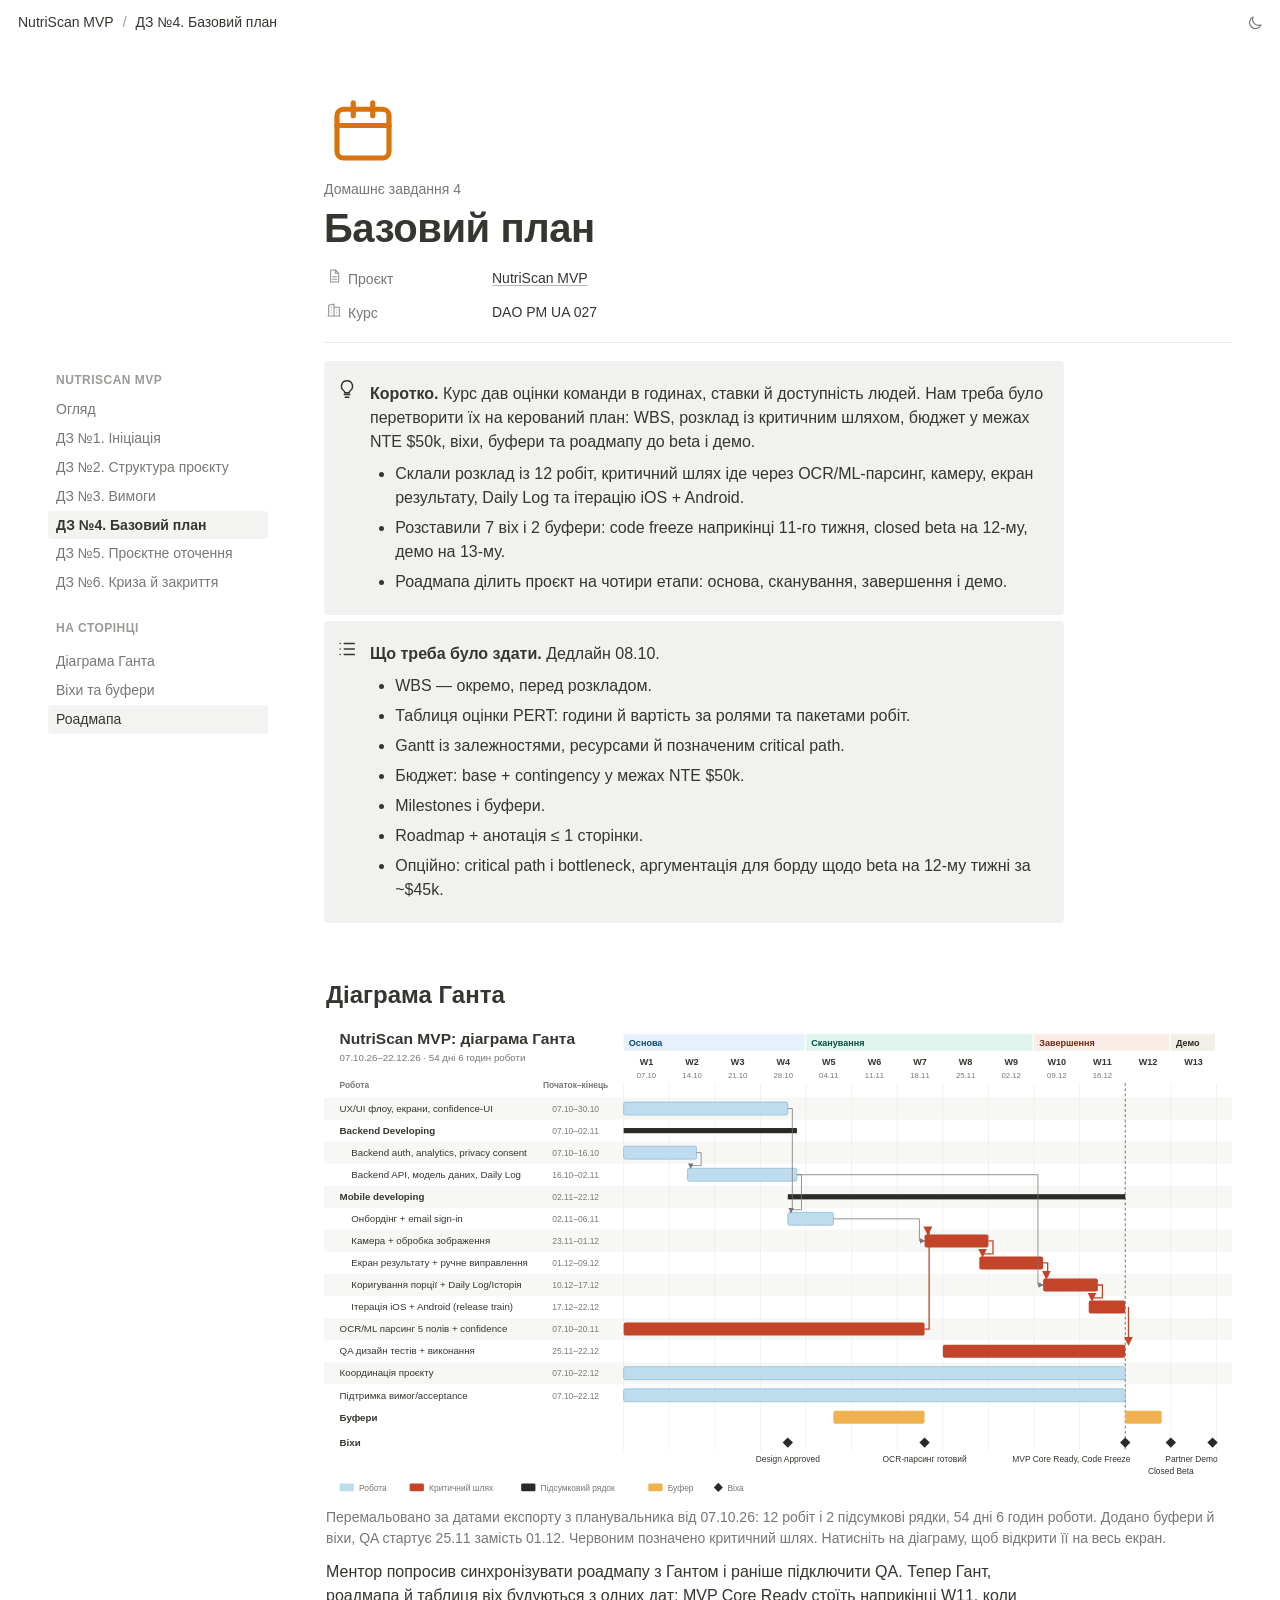
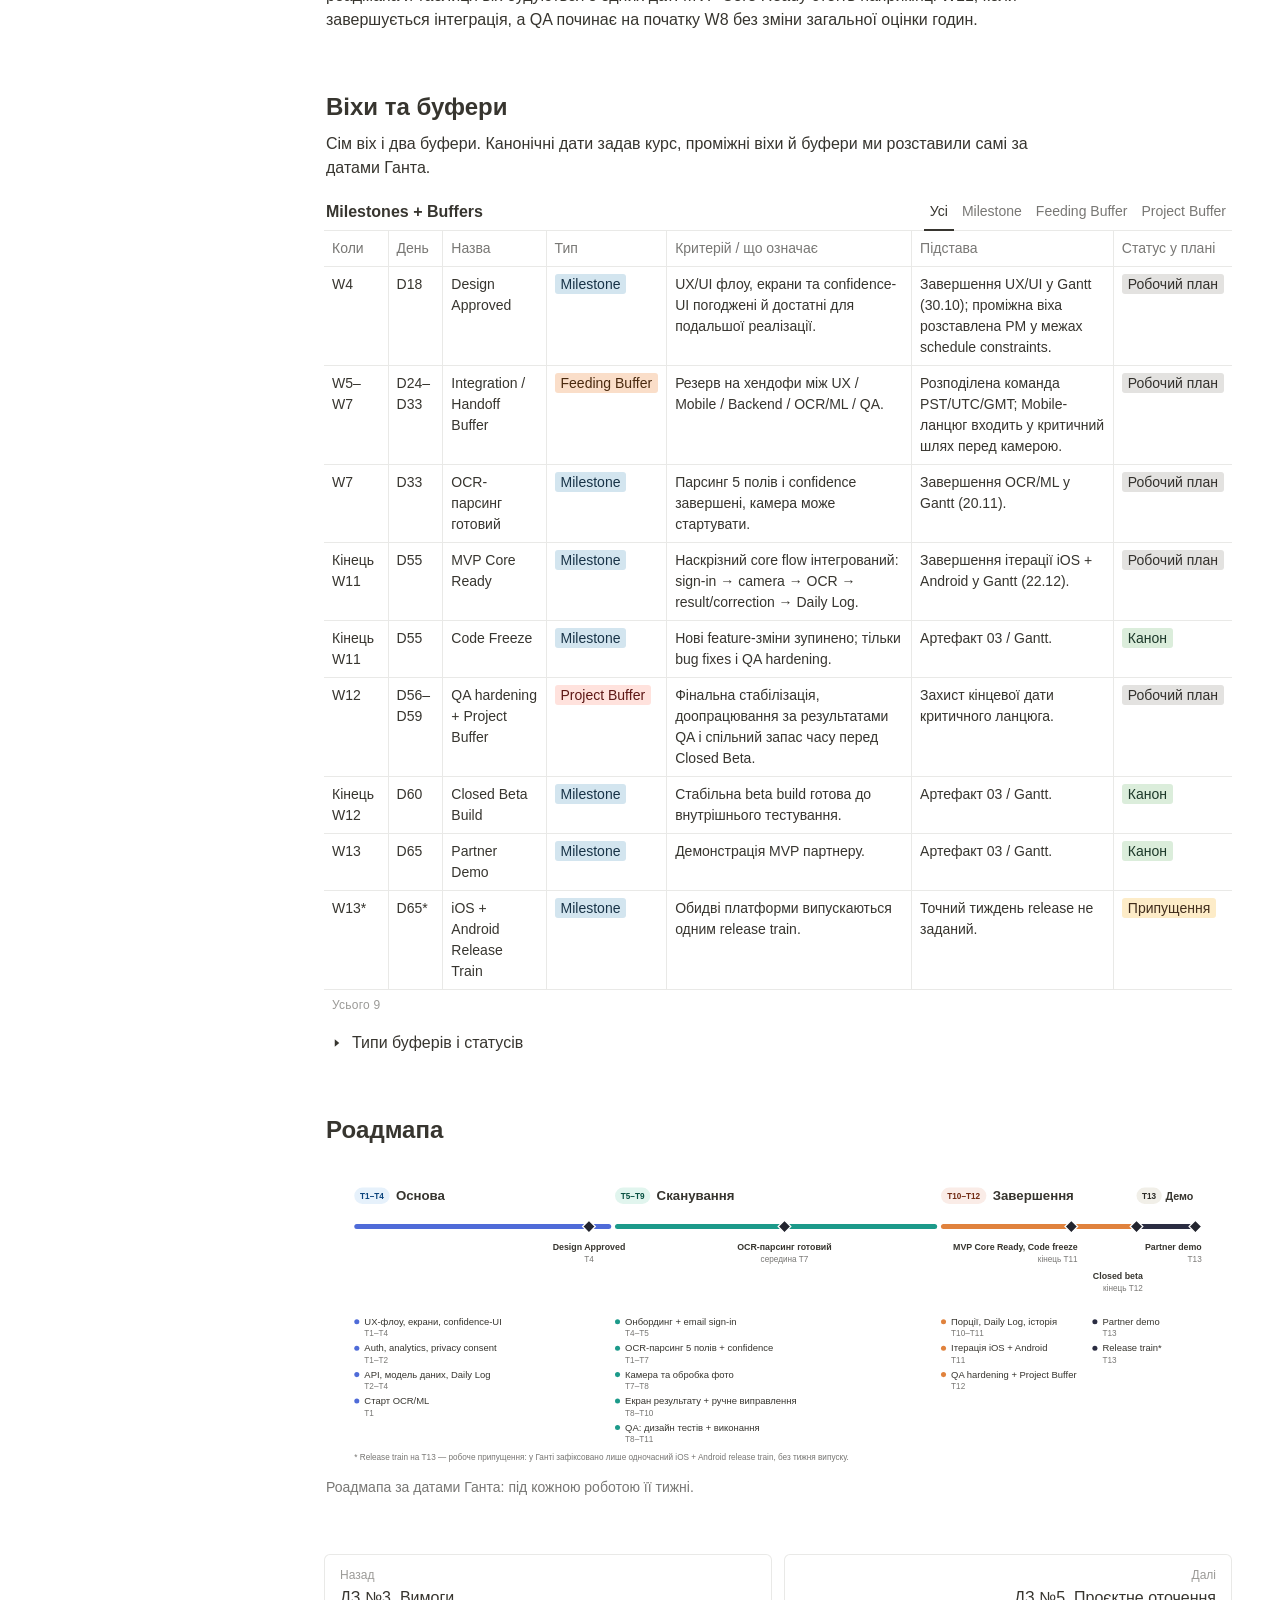
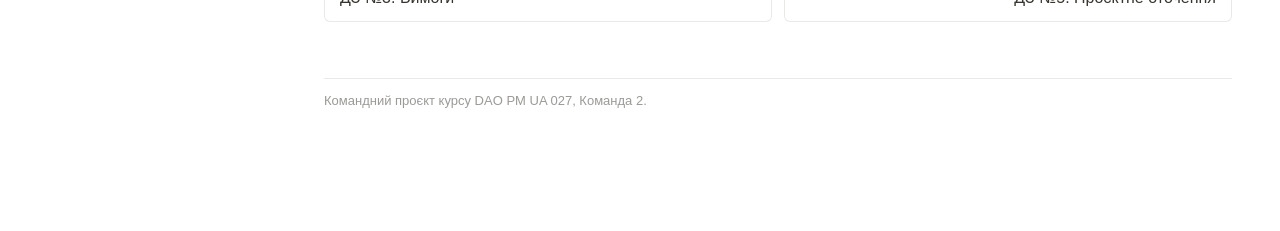
<file: nutriscan/dz4/index.html>
<!doctype html>
<html lang="uk">
<head>
<meta charset="utf-8">
<meta name="viewport" content="width=device-width, initial-scale=1">
<title>ДЗ №4. Базовий план · NutriScan MVP</title>
<meta name="description" content="ДЗ №4 проєкту NutriScan MVP: діаграма Ганта, віхи й буфери, роадмапа.">
<meta name="robots" content="noindex">
<meta property="og:type" content="article">
<meta property="og:title" content="ДЗ №4. Базовий план · NutriScan MVP">
<meta property="og:description" content="ДЗ №4 проєкту NutriScan MVP: діаграма Ганта, віхи й буфери, роадмапа.">
<meta property="og:image" content="https://dreshpack.github.io/nutriscan/img/og.jpg">
<meta name="twitter:card" content="summary_large_image">
<link rel="icon" href="data:image/svg+xml,%3Csvg xmlns='http://www.w3.org/2000/svg' viewBox='0 0 24 24' fill='none' stroke='%23448361' stroke-width='2' stroke-linecap='round'%3E%3Ccircle cx='12' cy='12' r='9'/%3E%3Ccircle cx='12' cy='12' r='5'/%3E%3C/svg%3E">
<link rel="stylesheet" href="../../assets/case.css?v=b7093164">
<script>try{var t=localStorage.getItem("case-theme");if(t==="dark"||t==="light")document.documentElement.setAttribute("data-theme",t)}catch(e){}</script>
<script defer src="../../assets/case.js?v=b7093164"></script>
</head>
<body>
<header class="topbar">
  <nav class="crumbs" aria-label="Навігація"><a href="../">NutriScan MVP</a><span class="sep">/</span><span aria-current="page">ДЗ №4. Базовий план</span></nav>
  <button class="icon-btn" type="button" data-theme-toggle aria-label="Темна тема"></button>
</header>

<main class="page layout sub">
  <div class="page-head">
    <div class="page-icon c-orange" data-icon="calendar"></div>
    <div class="page-eyebrow">Домашнє завдання 4</div>
    <h1 class="page-title">Базовий план</h1>
    <dl class="props"><div class="prop"><dt><i data-icon="doc"></i>Проєкт</dt><dd><a href="../">NutriScan MVP</a></dd></div><div class="prop"><dt><i data-icon="building"></i>Курс</dt><dd>DAO PM UA 027</dd></div></dl>
  </div>
  <div class="layout-grid">
    <aside class="side" aria-label="Навігація проєктом">
      <div class="side-title">NutriScan MVP</div>
      <nav class="pages"><a href="../">Огляд</a><a href="../dz1/">ДЗ №1. Ініціація</a><a href="../dz2/">ДЗ №2. Структура проєкту</a><a href="../dz3/">ДЗ №3. Вимоги</a><a href="../dz4/" aria-current="page">ДЗ №4. Базовий план</a><a href="../dz5/">ДЗ №5. Проєктне оточення</a><a href="../dz6/">ДЗ №6. Криза й закриття</a></nav>
      <div class="side-title">На сторінці</div>
      <nav class="toc"></nav>
    </aside>
    <article class="page-body">
    <nav class="toc" aria-label="Зміст"></nav>
    <div class="callout">
      <span class="callout-icon" data-icon="idea"></span>
      <div class="callout-body">
        <p><b>Коротко.</b> Курс дав оцінки команди в годинах, ставки й доступність людей. Нам треба було перетворити їх на керований план: WBS, розклад із критичним шляхом, бюджет у межах NTE $50k, віхи, буфери та роадмапу до beta і демо.</p>
        <ul><li>Склали розклад із 12 робіт, критичний шлях іде через OCR/ML-парсинг, камеру, екран результату, Daily Log та ітерацію iOS + Android.</li><li>Розставили 7 віх і 2 буфери: code freeze наприкінці 11-го тижня, closed beta на 12-му, демо на 13-му.</li><li>Роадмапа ділить проєкт на чотири етапи: основа, сканування, завершення і демо.</li></ul>
      </div>
    </div>
    <div class="callout" data-color="gray"><span class="callout-icon" data-icon="list"></span><div class="callout-body"><p><b>Що треба було здати.</b> Дедлайн 08.10.</p><ul><li>WBS — окремо, перед розкладом.</li><li>Таблиця оцінки PERT: години й вартість за ролями та пакетами робіт.</li><li>Gantt із залежностями, ресурсами й позначеним critical path.</li><li>Бюджет: base + contingency у межах NTE $50k.</li><li>Milestones і буфери.</li><li>Roadmap + анотація ≤ 1 сторінки.</li><li>Опційно: critical path і bottleneck, аргументація для борду щодо beta на 12-му тижні за ~$45k.</li></ul></div></div>

    <h2>Діаграма Ганта</h2>
    <figure class="image">
      <a href="../img/gantt.svg"><img src="../img/gantt.svg" alt="Діаграма Ганта NutriScan MVP: 12 робіт з 07.10.26 по 22.12.26, критичний шлях від OCR/ML-парсингу через камеру, екран результату й Daily Log до ітерації iOS та Android, QA з 25.11, далі Project Buffer, closed beta і демо" loading="lazy"></a>
      <figcaption>Перемальовано за датами експорту з планувальника від 07.10.26: 12 робіт і 2 підсумкові рядки, 54 дні 6 годин роботи. Додано буфери й віхи, QA стартує 25.11 замість 01.12. Червоним позначено критичний шлях. Натисніть на діаграму, щоб відкрити її на весь екран.</figcaption>
    </figure>
    <p>Ментор попросив синхронізувати роадмапу з Гантом і раніше підключити QA. Тепер Гант, роадмапа й таблиця віх будуються з одних дат: MVP Core Ready стоїть наприкінці W11, коли завершується інтеграція, а QA починає на початку W8 без зміни загальної оцінки годин.</p>

    <h2>Віхи та буфери</h2>
    <p>Сім віх і два буфери. Канонічні дати задав курс, проміжні віхи й буфери ми розставили самі за датами Ганта.</p>
    <div class="db"><div class="db-head"><div class="db-title">Milestones + Buffers</div><div class="db-views" role="group" aria-label="Подання"><button type="button" aria-pressed="true">Усі</button><button type="button" data-col="Тип" data-match="Milestone">Milestone</button><button type="button" data-col="Тип" data-match="Feeding Buffer">Feeding Buffer</button><button type="button" data-col="Тип" data-match="Project Buffer">Project Buffer</button></div></div><div class="db-scroll"><table><thead><tr><th>Коли</th><th>День</th><th>Назва</th><th>Тип</th><th>Критерій / що означає</th><th>Підстава</th><th>Статус у плані</th></tr></thead><tbody><tr><td>W4</td><td data-value="18">D18</td><td class="title">Design Approved</td><td><span class="tag" data-color="blue">Milestone</span></td><td>UX/UI флоу, екрани та confidence-UI погоджені й достатні для подальшої реалізації.</td><td>Завершення UX/UI у Gantt (30.10); проміжна віха розставлена PM у межах schedule constraints.</td><td><span class="tag" data-color="gray">Робочий план</span></td></tr><tr><td>W5–W7</td><td data-value="24">D24–D33</td><td class="title">Integration / Handoff Buffer</td><td><span class="tag" data-color="orange">Feeding Buffer</span></td><td>Резерв на хендофи між UX / Mobile / Backend / OCR/ML / QA.</td><td>Розподілена команда PST/UTC/GMT; Mobile-ланцюг входить у критичний шлях перед камерою.</td><td><span class="tag" data-color="gray">Робочий план</span></td></tr><tr><td>W7</td><td data-value="33">D33</td><td class="title">OCR-парсинг готовий</td><td><span class="tag" data-color="blue">Milestone</span></td><td>Парсинг 5 полів і confidence завершені, камера може стартувати.</td><td>Завершення OCR/ML у Gantt (20.11).</td><td><span class="tag" data-color="gray">Робочий план</span></td></tr><tr><td>Кінець W11</td><td data-value="55">D55</td><td class="title">MVP Core Ready</td><td><span class="tag" data-color="blue">Milestone</span></td><td>Наскрізний core flow інтегрований: sign-in → camera → OCR → result/correction → Daily Log.</td><td>Завершення ітерації iOS + Android у Gantt (22.12).</td><td><span class="tag" data-color="gray">Робочий план</span></td></tr><tr><td>Кінець W11</td><td data-value="55">D55</td><td class="title">Code Freeze</td><td><span class="tag" data-color="blue">Milestone</span></td><td>Нові feature-зміни зупинено; тільки bug fixes і QA hardening.</td><td>Артефакт 03 / Gantt.</td><td><span class="tag" data-color="green">Канон</span></td></tr><tr><td>W12</td><td data-value="56">D56–D59</td><td class="title">QA hardening + Project Buffer</td><td><span class="tag" data-color="red">Project Buffer</span></td><td>Фінальна стабілізація, доопрацювання за результатами QA і спільний запас часу перед Closed Beta.</td><td>Захист кінцевої дати критичного ланцюга.</td><td><span class="tag" data-color="gray">Робочий план</span></td></tr><tr><td>Кінець W12</td><td data-value="60">D60</td><td class="title">Closed Beta Build</td><td><span class="tag" data-color="blue">Milestone</span></td><td>Стабільна beta build готова до внутрішнього тестування.</td><td>Артефакт 03 / Gantt.</td><td><span class="tag" data-color="green">Канон</span></td></tr><tr><td>W13</td><td data-value="65">D65</td><td class="title">Partner Demo</td><td><span class="tag" data-color="blue">Milestone</span></td><td>Демонстрація MVP партнеру.</td><td>Артефакт 03 / Gantt.</td><td><span class="tag" data-color="green">Канон</span></td></tr><tr><td>W13*</td><td data-value="65">D65*</td><td class="title">iOS + Android Release Train</td><td><span class="tag" data-color="blue">Milestone</span></td><td>Обидві платформи випускаються одним release train.</td><td>Точний тиждень release не заданий.</td><td><span class="tag" data-color="yellow">Припущення</span></td></tr></tbody></table></div><div class="db-foot"></div></div>
    <details class="toggle">
      <summary>Типи буферів і статусів</summary>
      <div class="toggle-body"><ul data-verbatim><li>Feeding Buffer - ставиться там, де некритичний ланцюг входить у критичний шлях. Захищає critical path від затримок «збоку».</li><li>Project Buffer - спільний резерв часу в кінці критичного ланцюга перед дедлайном.</li><li>Resource Buffer - завчасний сигнал або резерв доступності ключового ресурсу, щоб він був вільний у момент, коли починається критична задача.</li><li>Канон - задано в умові.</li><li>Робочий план - ми самі спланували в межах канону</li></ul></div>
    </details>

    <h2>Роадмапа</h2>
    <figure class="image">
      <a href="../img/roadmap.svg"><img src="../img/roadmap.svg" alt="Роадмапа MVP: основа на тижнях 1–4, сканування на тижнях 5–9 з готовим OCR-парсингом у середині 7-го і стартом QA на 8-му, завершення на тижнях 10–12 з MVP Core Ready та code freeze наприкінці 11-го, демо на 13-му тижні" loading="lazy"></a>
      <figcaption>Роадмапа за датами Ганта: під кожною роботою її тижні.</figcaption>
    </figure>

    <nav class="pager" aria-label="Сторінки проєкту"><a class="prev" href="../dz3/"><span>Назад</span>ДЗ №3. Вимоги</a><a class="next" href="../dz5/"><span>Далі</span>ДЗ №5. Проєктне оточення</a></nav>
    <footer class="page-foot">Командний проєкт курсу DAO PM UA 027, Команда 2.</footer>
    </article>
  </div>
</main>
</body>
</html>
</file>
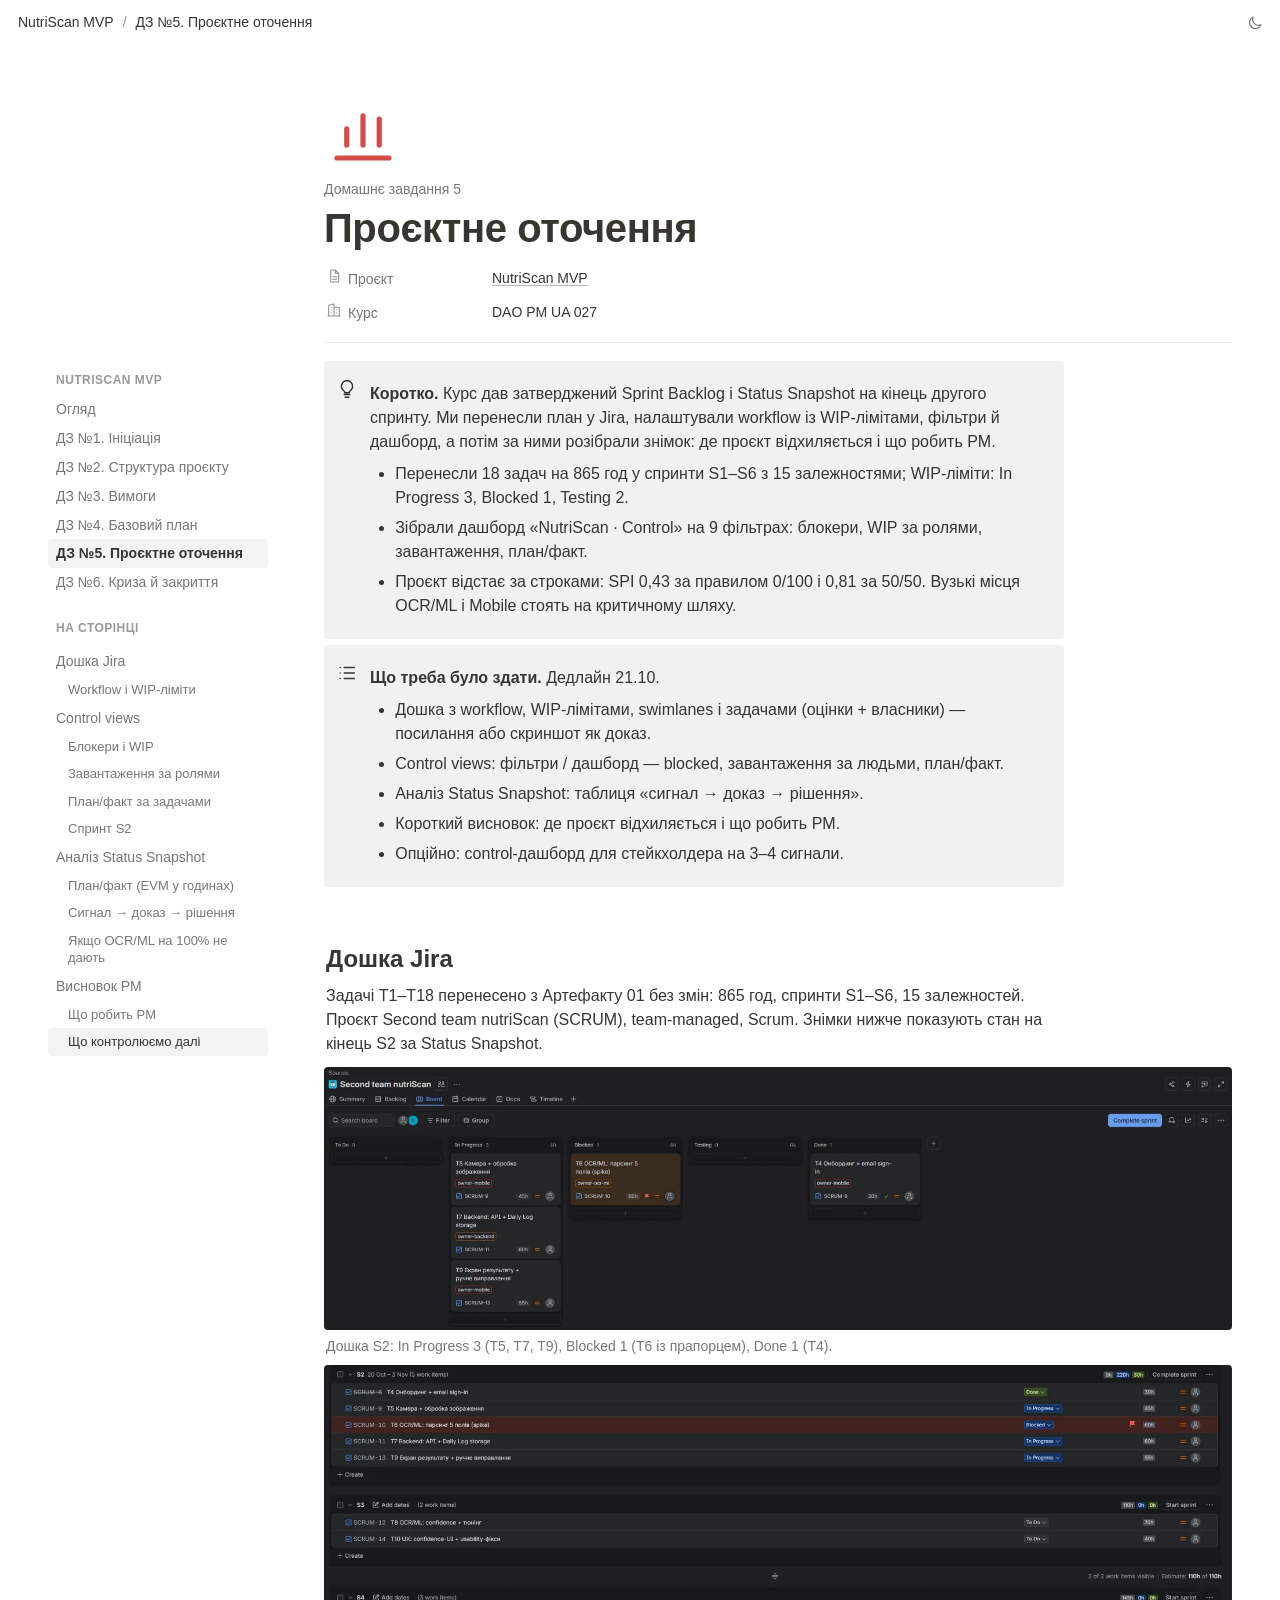
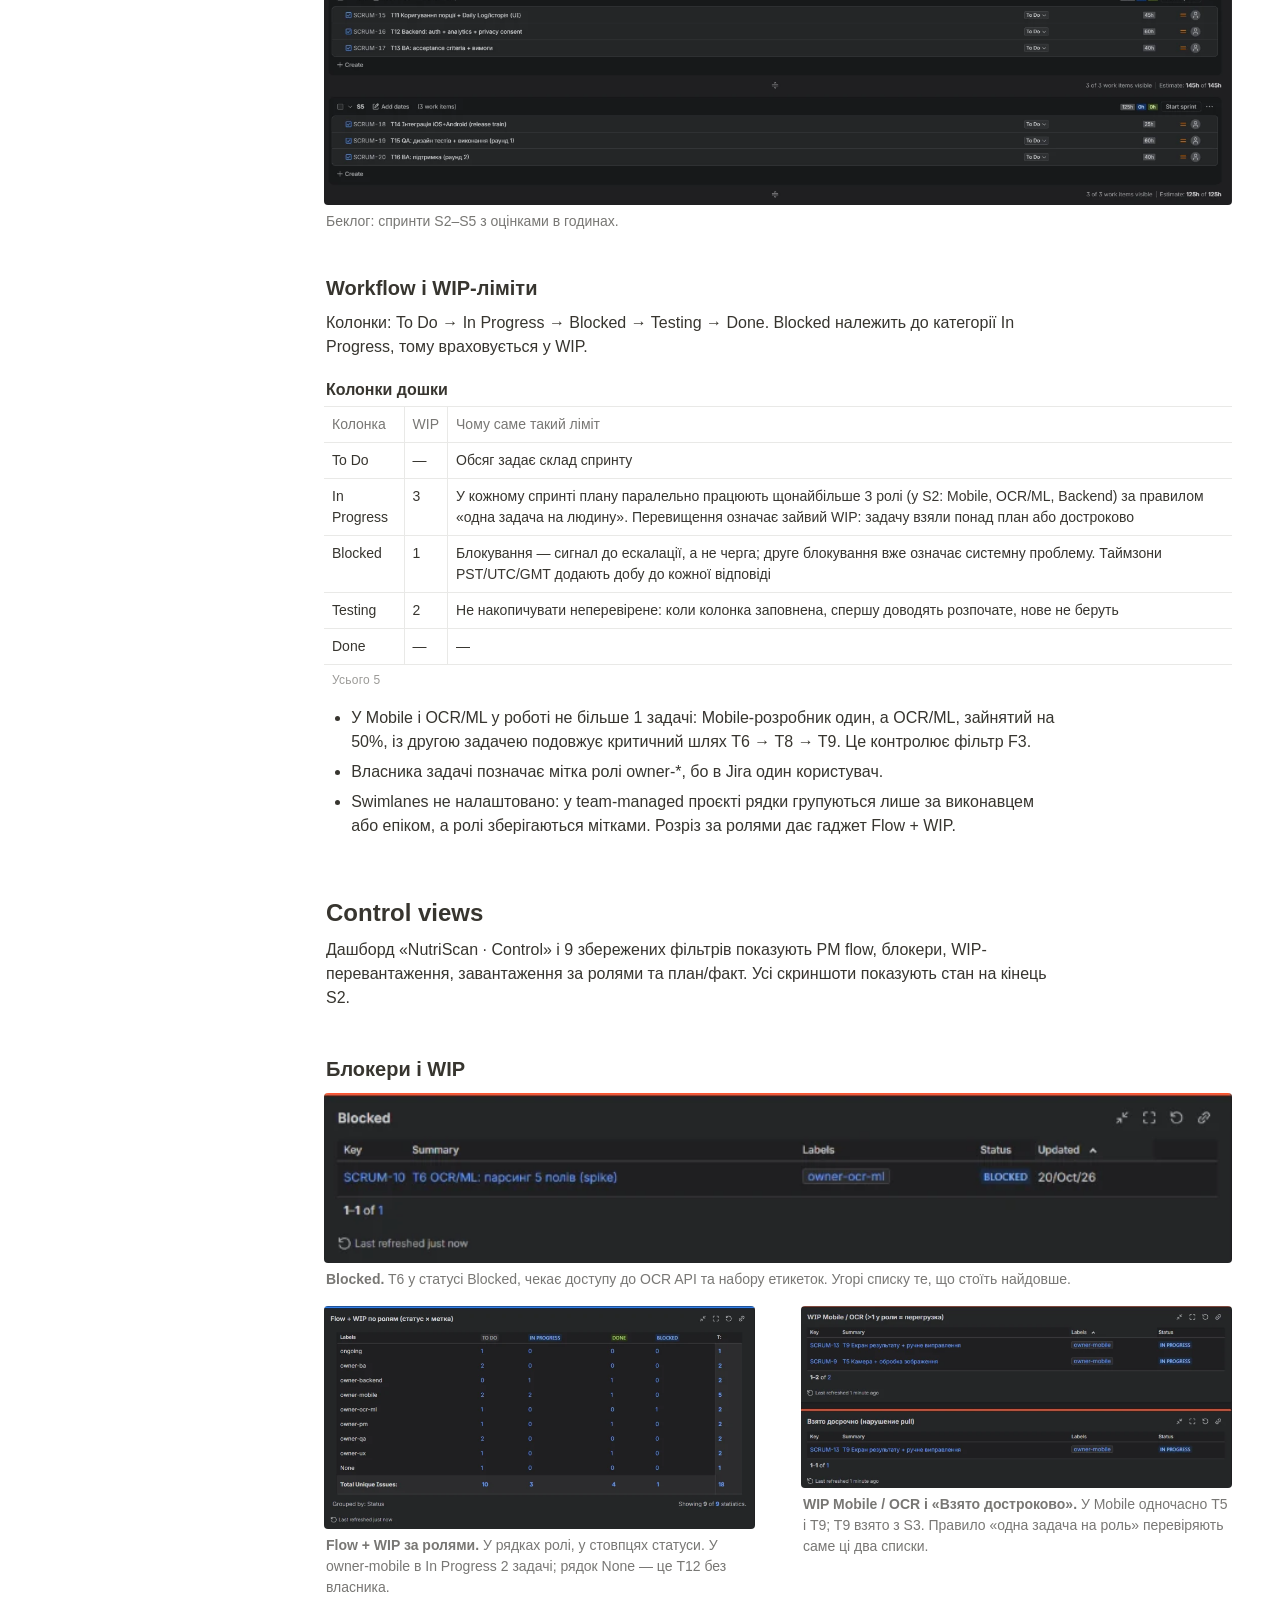
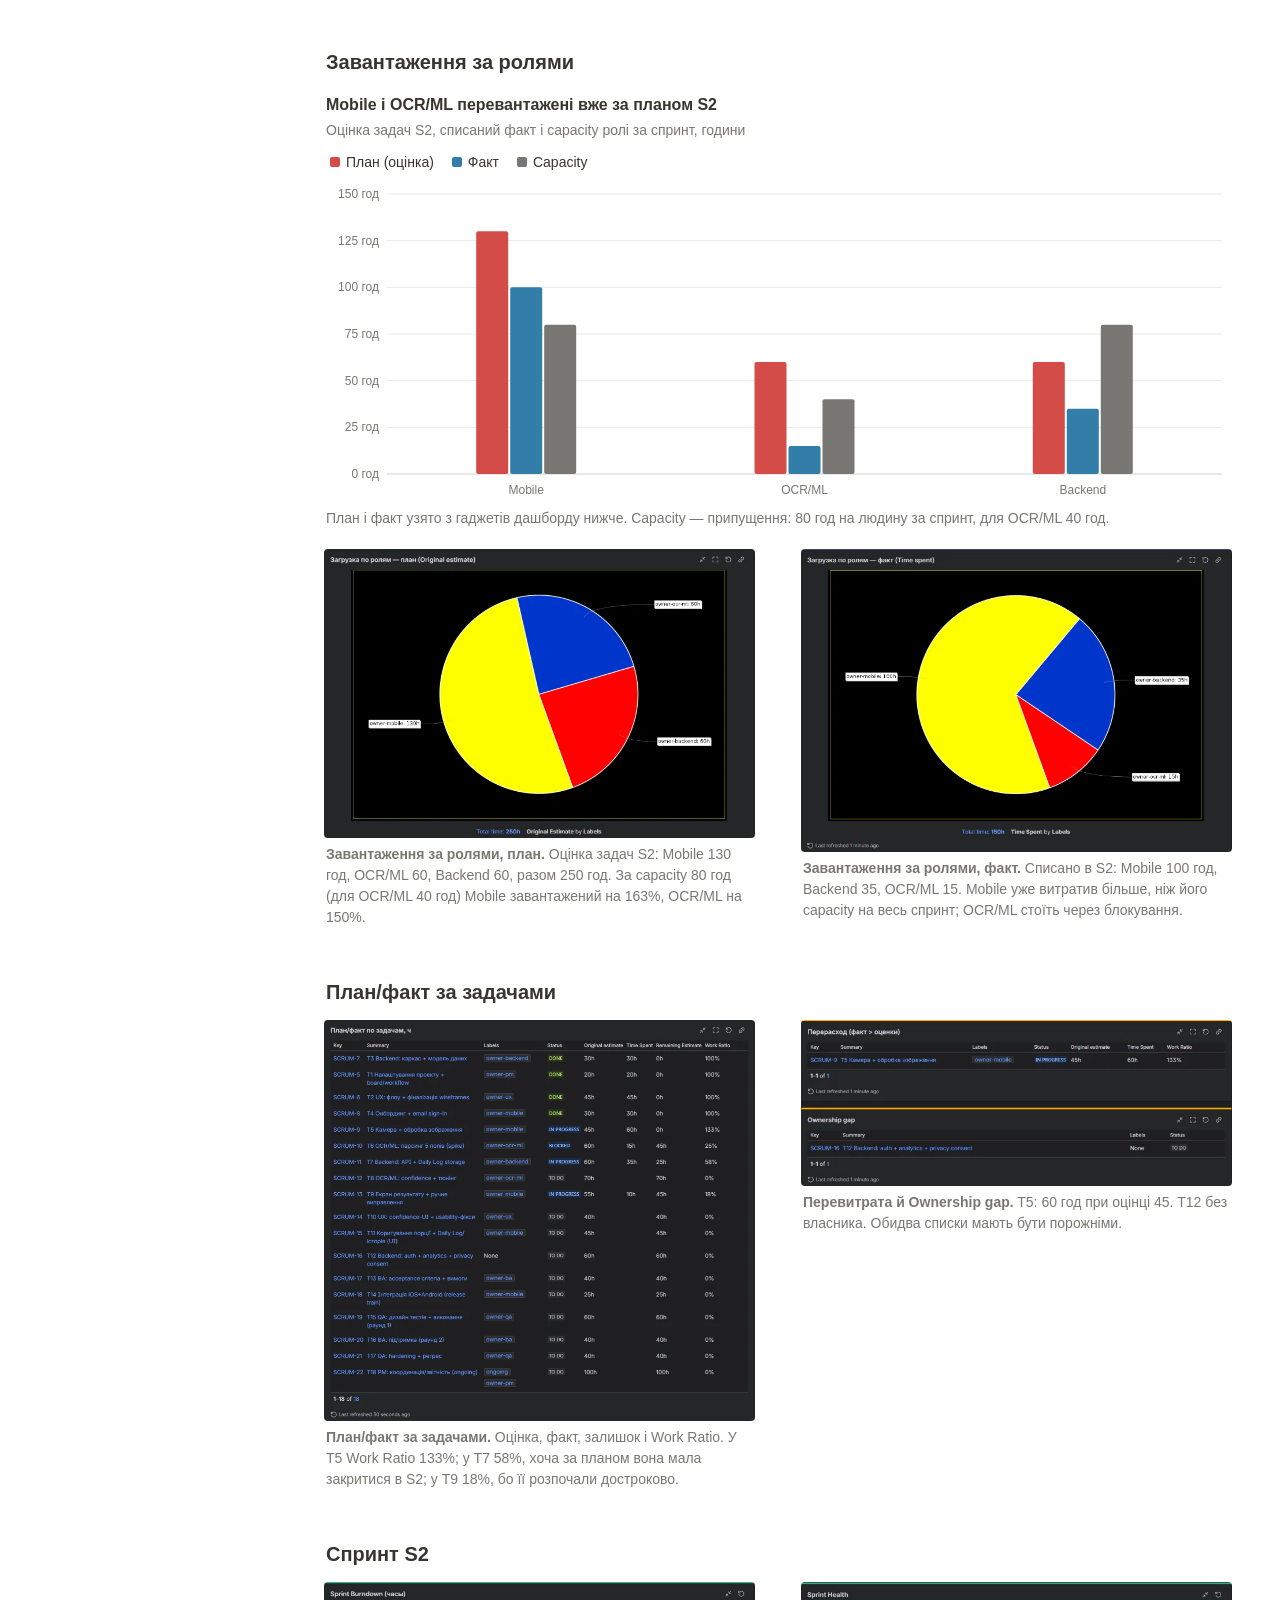
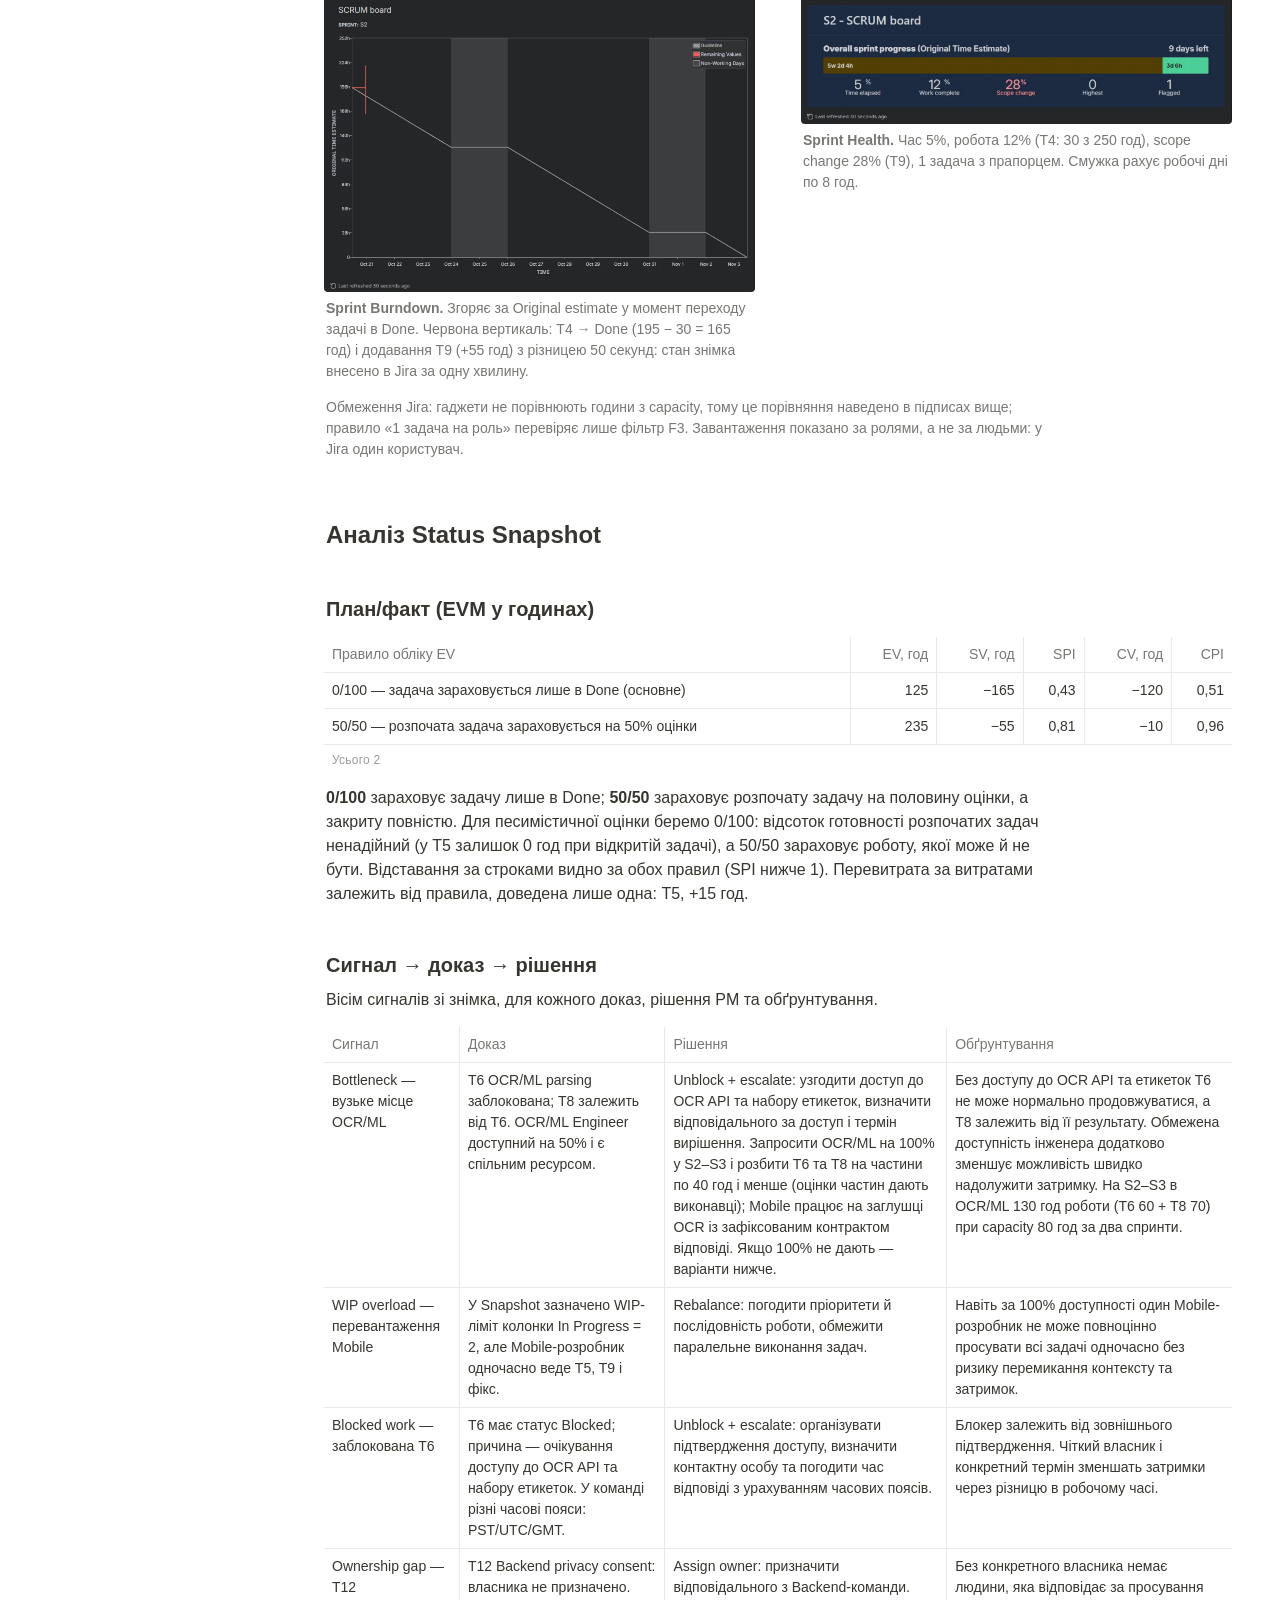
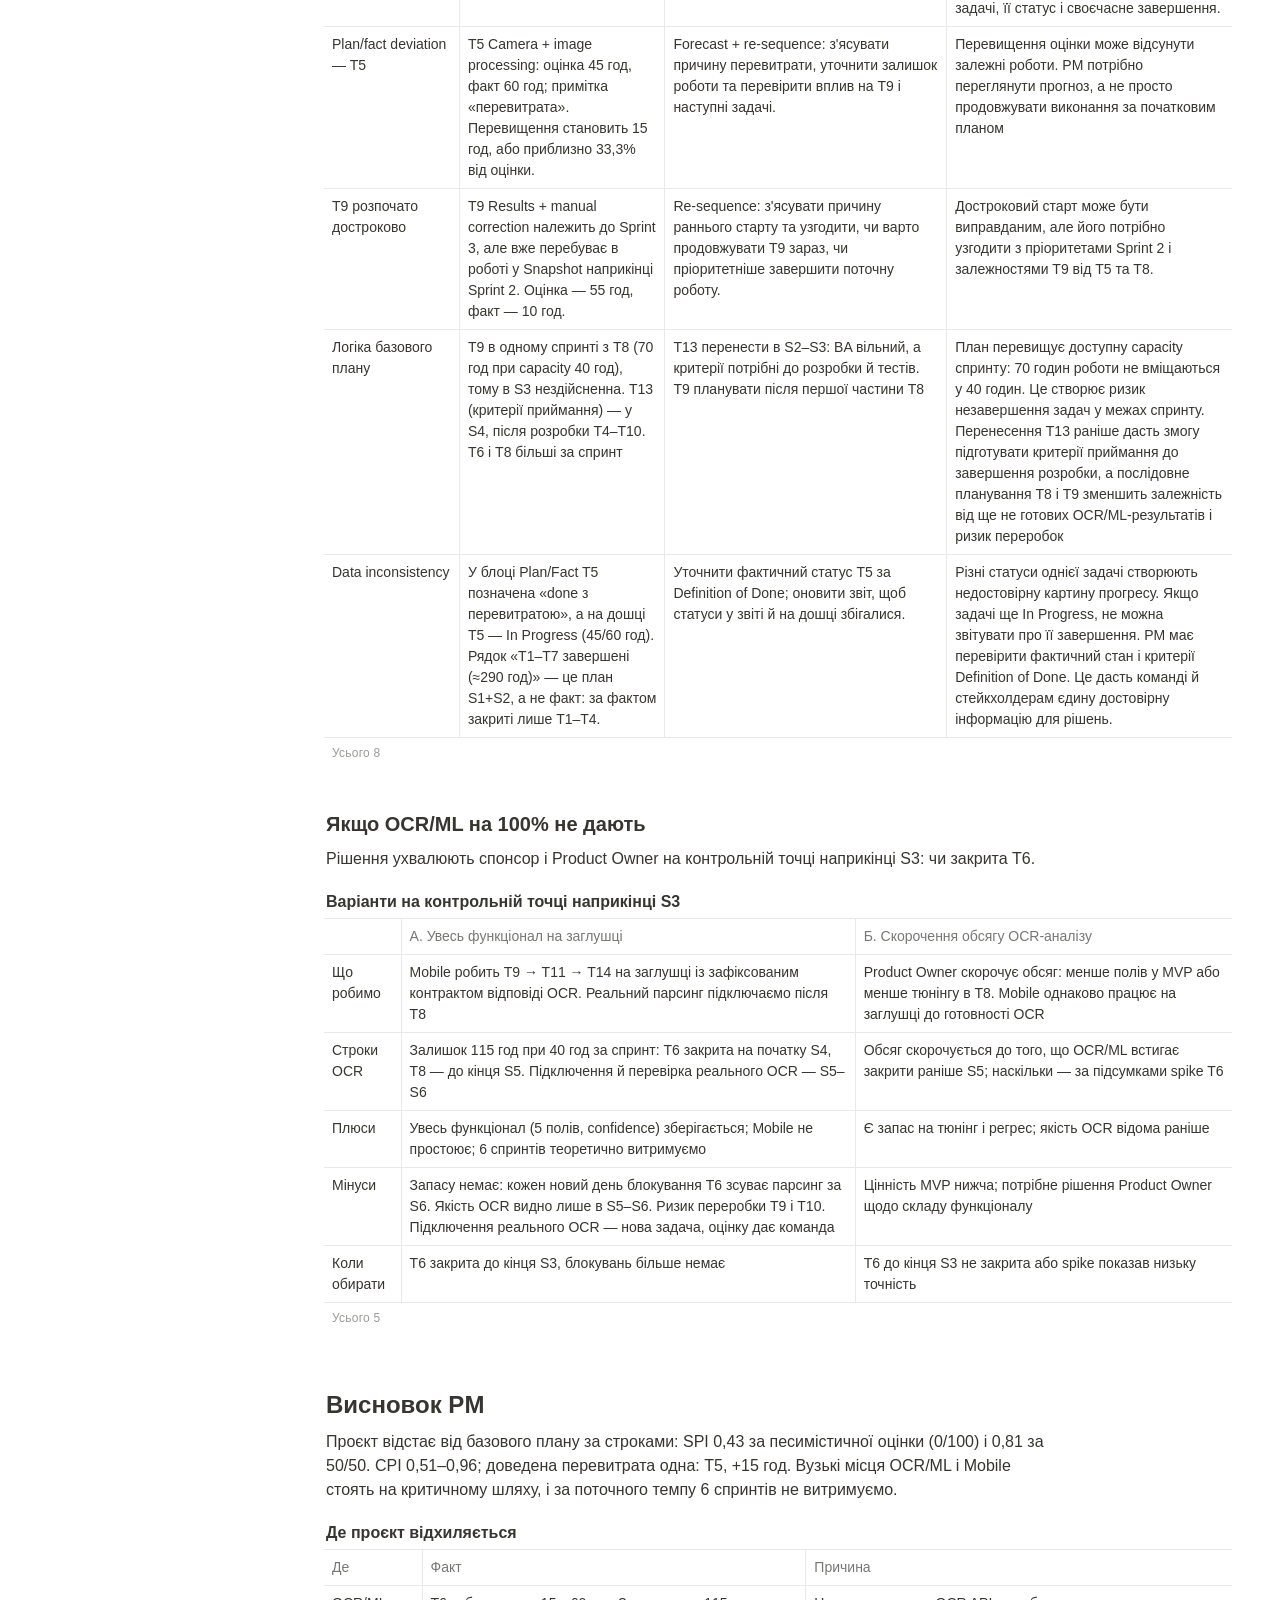
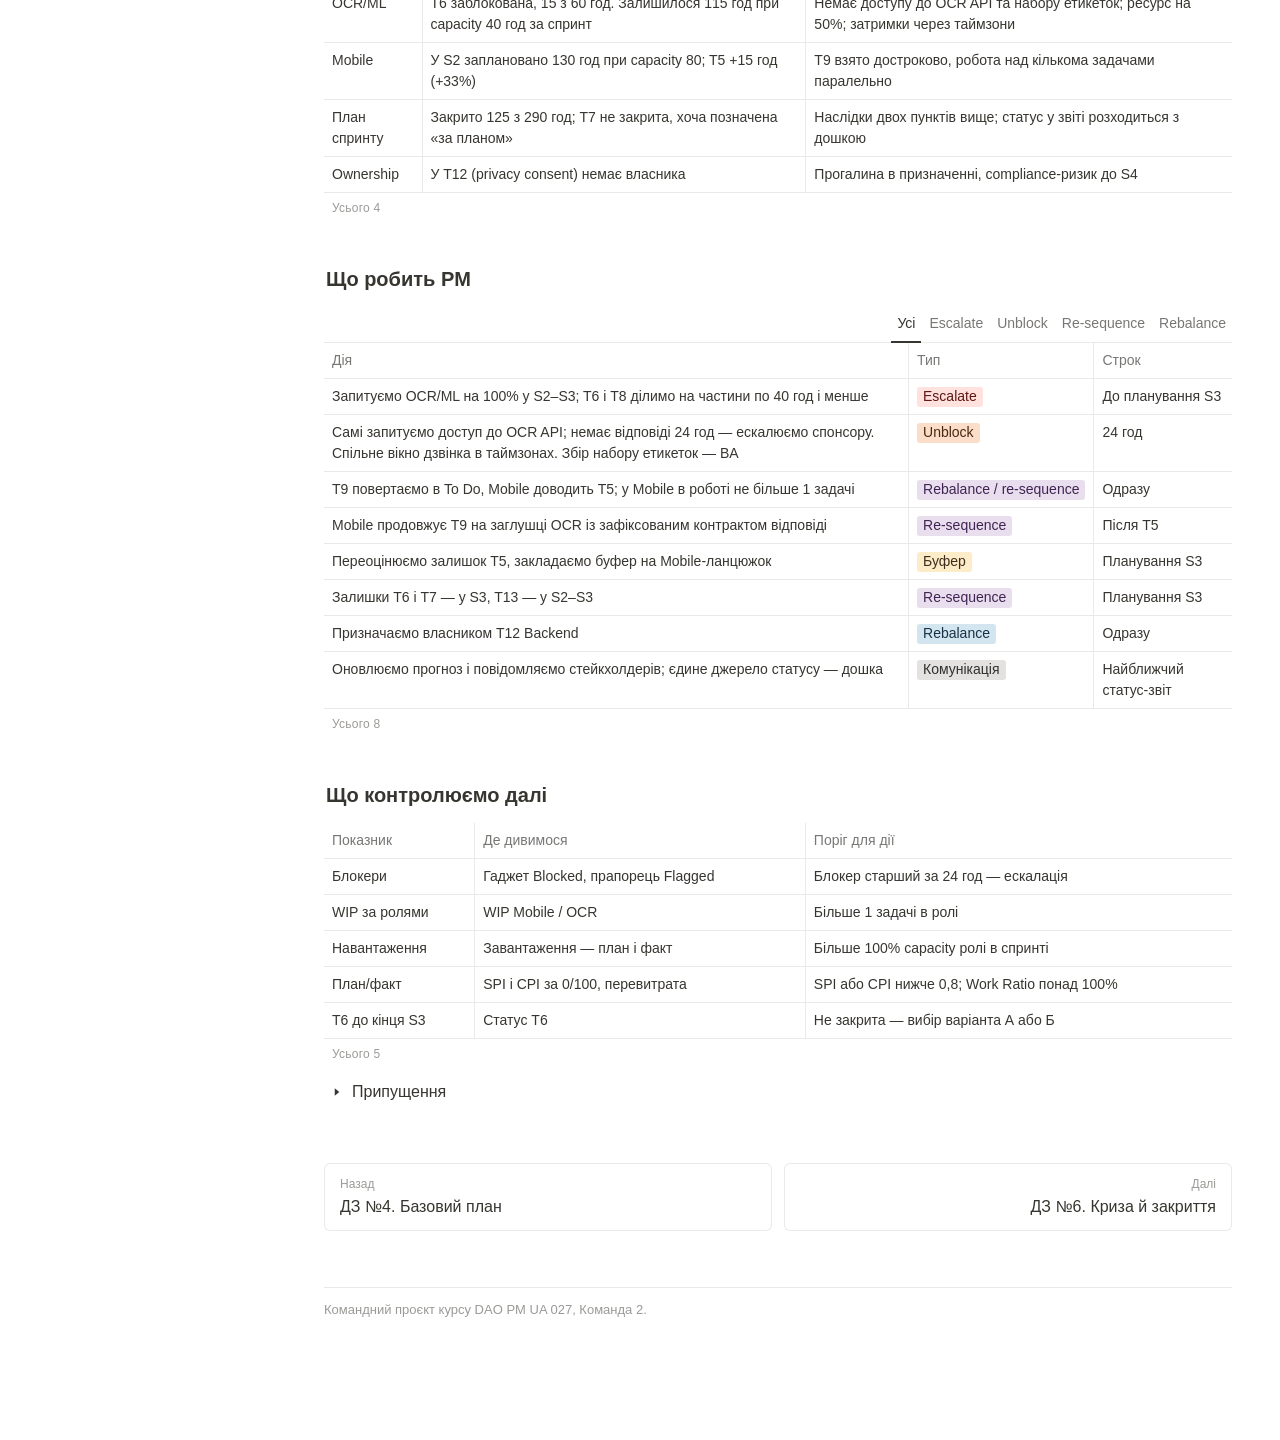
<file: nutriscan/dz5/index.html>
<!doctype html>
<html lang="uk">
<head>
<meta charset="utf-8">
<meta name="viewport" content="width=device-width, initial-scale=1">
<title>ДЗ №5. Проєктне оточення · NutriScan MVP</title>
<meta name="description" content="ДЗ №5 проєкту NutriScan MVP: дошка Jira з WIP-лімітами, control views, аналіз Status Snapshot і висновок PM.">
<meta name="robots" content="noindex">
<meta property="og:type" content="article">
<meta property="og:title" content="ДЗ №5. Проєктне оточення · NutriScan MVP">
<meta property="og:description" content="ДЗ №5 проєкту NutriScan MVP: дошка Jira з WIP-лімітами, control views, аналіз Status Snapshot і висновок PM.">
<meta property="og:image" content="https://dreshpack.github.io/nutriscan/img/og.jpg">
<meta name="twitter:card" content="summary_large_image">
<link rel="icon" href="data:image/svg+xml,%3Csvg xmlns='http://www.w3.org/2000/svg' viewBox='0 0 24 24' fill='none' stroke='%23448361' stroke-width='2' stroke-linecap='round'%3E%3Ccircle cx='12' cy='12' r='9'/%3E%3Ccircle cx='12' cy='12' r='5'/%3E%3C/svg%3E">
<link rel="stylesheet" href="../../assets/case.css?v=b7093164">
<script>try{var t=localStorage.getItem("case-theme");if(t==="dark"||t==="light")document.documentElement.setAttribute("data-theme",t)}catch(e){}</script>
<script defer src="../../assets/case.js?v=b7093164"></script>
</head>
<body>
<header class="topbar">
  <nav class="crumbs" aria-label="Навігація"><a href="../">NutriScan MVP</a><span class="sep">/</span><span aria-current="page">ДЗ №5. Проєктне оточення</span></nav>
  <button class="icon-btn" type="button" data-theme-toggle aria-label="Темна тема"></button>
</header>

<main class="page layout sub">
  <div class="page-head">
    <div class="page-icon c-red" data-icon="chart"></div>
    <div class="page-eyebrow">Домашнє завдання 5</div>
    <h1 class="page-title">Проєктне оточення</h1>
    <dl class="props"><div class="prop"><dt><i data-icon="doc"></i>Проєкт</dt><dd><a href="../">NutriScan MVP</a></dd></div><div class="prop"><dt><i data-icon="building"></i>Курс</dt><dd>DAO PM UA 027</dd></div></dl>
  </div>
  <div class="layout-grid">
    <aside class="side" aria-label="Навігація проєктом">
      <div class="side-title">NutriScan MVP</div>
      <nav class="pages"><a href="../">Огляд</a><a href="../dz1/">ДЗ №1. Ініціація</a><a href="../dz2/">ДЗ №2. Структура проєкту</a><a href="../dz3/">ДЗ №3. Вимоги</a><a href="../dz4/">ДЗ №4. Базовий план</a><a href="../dz5/" aria-current="page">ДЗ №5. Проєктне оточення</a><a href="../dz6/">ДЗ №6. Криза й закриття</a></nav>
      <div class="side-title">На сторінці</div>
      <nav class="toc"></nav>
    </aside>
    <article class="page-body">
    <nav class="toc" aria-label="Зміст"></nav>
    <div class="callout">
      <span class="callout-icon" data-icon="idea"></span>
      <div class="callout-body">
        <p><b>Коротко.</b> Курс дав затверджений Sprint Backlog і Status Snapshot на кінець другого спринту. Ми перенесли план у Jira, налаштували workflow із WIP-лімітами, фільтри й дашборд, а потім за ними розібрали знімок: де проєкт відхиляється і що робить PM.</p>
        <ul><li>Перенесли 18 задач на 865 год у спринти S1–S6 з 15 залежностями; WIP-ліміти: In Progress 3, Blocked 1, Testing 2.</li><li>Зібрали дашборд «NutriScan · Control» на 9 фільтрах: блокери, WIP за ролями, завантаження, план/факт.</li><li>Проєкт відстає за строками: SPI 0,43 за правилом 0/100 і 0,81 за 50/50. Вузькі місця OCR/ML і Mobile стоять на критичному шляху.</li></ul>
      </div>
    </div>
    <div class="callout" data-color="gray"><span class="callout-icon" data-icon="list"></span><div class="callout-body"><p><b>Що треба було здати.</b> Дедлайн 21.10.</p><ul><li>Дошка з workflow, WIP-лімітами, swimlanes і задачами (оцінки + власники) — посилання або скриншот як доказ.</li><li>Control views: фільтри / дашборд — blocked, завантаження за людьми, план/факт.</li><li>Аналіз Status Snapshot: таблиця «сигнал → доказ → рішення».</li><li>Короткий висновок: де проєкт відхиляється і що робить PM.</li><li>Опційно: control-дашборд для стейкхолдера на 3–4 сигнали.</li></ul></div></div>

    <h2>Дошка Jira</h2>
    <p>Задачі T1–T18 перенесено з Артефакту 01 без змін: 865 год, спринти S1–S6, 15 залежностей. Проєкт Second team nutriScan (SCRUM), team-managed, Scrum. Знімки нижче показують стан на кінець S2 за Status Snapshot.</p>
    <figure class="image">
      <a href="../img/dz5/00a-board.webp"><img src="../img/dz5/00a-board.webp" alt="Дошка Jira спринту S2: In Progress — T5, T7, T9; Blocked — T6 із прапорцем; Done — T4" loading="lazy"></a>
      <figcaption>Дошка S2: In Progress 3 (T5, T7, T9), Blocked 1 (T6 із прапорцем), Done 1 (T4).</figcaption>
    </figure>
    <figure class="image">
      <a href="../img/dz5/00b-backlog.webp"><img src="../img/dz5/00b-backlog.webp" alt="Беклог Jira: спринти S2–S5 із задачами, статусами й оцінками в годинах" loading="lazy"></a>
      <figcaption>Беклог: спринти S2–S5 з оцінками в годинах.</figcaption>
    </figure>

    <h3>Workflow і WIP-ліміти</h3>
    <p>Колонки: To Do → In Progress → Blocked → Testing → Done. Blocked належить до категорії In Progress, тому враховується у WIP.</p>
    <div class="db"><div class="db-head"><div class="db-title">Колонки дошки</div></div><div class="db-scroll"><table data-nosort><thead><tr><th>Колонка</th><th>WIP</th><th>Чому саме такий ліміт</th></tr></thead><tbody><tr><td class="title">To Do</td><td>—</td><td>Обсяг задає склад спринту</td></tr><tr><td class="title">In Progress</td><td>3</td><td>У кожному спринті плану паралельно працюють щонайбільше 3 ролі (у S2: Mobile, OCR/ML, Backend) за правилом «одна задача на людину». Перевищення означає зайвий WIP: задачу взяли понад план або достроково</td></tr><tr><td class="title">Blocked</td><td>1</td><td>Блокування — сигнал до ескалації, а не черга; друге блокування вже означає системну проблему. Таймзони PST/UTC/GMT додають добу до кожної відповіді</td></tr><tr><td class="title">Testing</td><td>2</td><td>Не накопичувати неперевірене: коли колонка заповнена, спершу доводять розпочате, нове не беруть</td></tr><tr><td class="title">Done</td><td>—</td><td>—</td></tr></tbody></table></div><div class="db-foot"></div></div>
    <ul>
      <li>У Mobile і OCR/ML у роботі не більше 1 задачі: Mobile-розробник один, а OCR/ML, зайнятий на 50%, із другою задачею подовжує критичний шлях T6 → T8 → T9. Це контролює фільтр F3.</li>
      <li>Власника задачі позначає мітка ролі owner-*, бо в Jira один користувач.</li>
      <li>Swimlanes не налаштовано: у team-managed проєкті рядки групуються лише за виконавцем або епіком, а ролі зберігаються мітками. Розріз за ролями дає гаджет Flow + WIP.</li>
    </ul>

    <h2>Control views</h2>
    <p>Дашборд «NutriScan · Control» і 9 збережених фільтрів показують PM flow, блокери, WIP-перевантаження, завантаження за ролями та план/факт. Усі скриншоти показують стан на кінець S2.</p>

    <h3>Блокери і WIP</h3>
    <figure class="image">
      <a href="../img/dz5/01-blocked.webp"><img src="../img/dz5/01-blocked.webp" alt="Гаджет Blocked: одна задача, T6 «OCR/ML: парсинг 5 полів (spike)»" loading="lazy"></a>
      <figcaption><b>Blocked.</b> T6 у статусі Blocked, чекає доступу до OCR API та набору етикеток. Угорі списку те, що стоїть найдовше.</figcaption>
    </figure>
    <div class="columns" style="--cols:2">
      <figure class="image">
        <a href="../img/dz5/02-flow-wip-po-rolyam.webp"><img src="../img/dz5/02-flow-wip-po-rolyam.webp" alt="Гаджет Flow + WIP: кількість задач у кожному статусі за мітками ролей" loading="lazy"></a>
        <figcaption><b>Flow + WIP за ролями.</b> У рядках ролі, у стовпцях статуси. У owner-mobile в In Progress 2 задачі; рядок None — це T12 без власника.</figcaption>
      </figure>
      <figure class="image">
        <a href="../img/dz5/09-wip-mobile-ocr-vzyato-dosrochno.webp"><img src="../img/dz5/09-wip-mobile-ocr-vzyato-dosrochno.webp" alt="Гаджети WIP Mobile / OCR із задачами T9 і T5 та «Взято достроково» із задачею T9" loading="lazy"></a>
        <figcaption><b>WIP Mobile / OCR і «Взято достроково».</b> У Mobile одночасно T5 і T9; T9 взято з S3. Правило «одна задача на роль» перевіряють саме ці два списки.</figcaption>
      </figure>
    </div>

    <h3>Завантаження за ролями</h3>
    <figure class="chart">
      <div class="chart-title">Mobile і OCR/ML перевантажені вже за планом S2</div>
      <div class="chart-sub">Оцінка задач S2, списаний факт і capacity ролі за спринт, години</div>
      <script type="application/json">
      {"type": "bar", "labels": ["Mobile", "OCR/ML", "Backend"], "unit": " год",
       "series": [{"name": "План (оцінка)", "color": "red", "data": [130, 60, 60]},
                  {"name": "Факт", "color": "blue", "data": [100, 15, 35]},
                  {"name": "Capacity", "color": "gray", "data": [80, 40, 80]}],
       "alt": "Mobile: план 130 год, факт 100, capacity 80. OCR/ML: план 60, факт 15, capacity 40. Backend: план 60, факт 35, capacity 80."}
      </script>
      <figcaption>План і факт узято з гаджетів дашборду нижче. Capacity — припущення: 80 год на людину за спринт, для OCR/ML 40 год.</figcaption>
    </figure>
    <div class="columns" style="--cols:2">
      <figure class="image">
        <a href="../img/dz5/06-zagruzka-plan.webp"><img src="../img/dz5/06-zagruzka-plan.webp" alt="Кругова діаграма оцінки S2 за ролями: Mobile 130 год, OCR/ML 60, Backend 60, разом 250 год" loading="lazy"></a>
        <figcaption><b>Завантаження за ролями, план.</b> Оцінка задач S2: Mobile 130 год, OCR/ML 60, Backend 60, разом 250 год. За capacity 80 год (для OCR/ML 40 год) Mobile завантажений на 163%, OCR/ML на 150%.</figcaption>
      </figure>
      <figure class="image">
        <a href="../img/dz5/07-zagruzka-fakt.webp"><img src="../img/dz5/07-zagruzka-fakt.webp" alt="Кругова діаграма списаного часу за ролями: Mobile 100 год, Backend 35, OCR/ML 15, разом 150 год" loading="lazy"></a>
        <figcaption><b>Завантаження за ролями, факт.</b> Списано в S2: Mobile 100 год, Backend 35, OCR/ML 15. Mobile уже витратив більше, ніж його capacity на весь спринт; OCR/ML стоїть через блокування.</figcaption>
      </figure>
    </div>

    <h3>План/факт за задачами</h3>
    <div class="columns" style="--cols:2">
      <figure class="image">
        <a href="../img/dz5/05-plan-fakt-po-zadacham.webp"><img src="../img/dz5/05-plan-fakt-po-zadacham.webp" alt="Таблиця 18 задач: оцінка, списаний час, залишок і Work Ratio" loading="lazy"></a>
        <figcaption><b>План/факт за задачами.</b> Оцінка, факт, залишок і Work Ratio. У T5 Work Ratio 133%; у T7 58%, хоча за планом вона мала закритися в S2; у T9 18%, бо її розпочали достроково.</figcaption>
      </figure>
      <figure class="image">
        <a href="../img/dz5/08-pererashod-ownership-gap.webp"><img src="../img/dz5/08-pererashod-ownership-gap.webp" alt="Гаджети «Перевитрата» з задачею T5 (45 год оцінки, 60 год факту) і Ownership gap із задачею T12 без мітки власника" loading="lazy"></a>
        <figcaption><b>Перевитрата й Ownership gap.</b> T5: 60 год при оцінці 45. T12 без власника. Обидва списки мають бути порожніми.</figcaption>
      </figure>
    </div>

    <h3>Спринт S2</h3>
    <div class="columns" style="--cols:2">
      <figure class="image">
        <a href="../img/dz5/03-sprint-burndown.webp"><img src="../img/dz5/03-sprint-burndown.webp" alt="Sprint Burndown S2 у годинах: напрямна від 195 год до нуля 3 листопада і червоний стрибок 21 жовтня" loading="lazy"></a>
        <figcaption><b>Sprint Burndown.</b> Згоряє за Original estimate у момент переходу задачі в Done. Червона вертикаль: T4 → Done (195 − 30 = 165 год) і додавання T9 (+55 год) з різницею 50 секунд: стан знімка внесено в Jira за одну хвилину.</figcaption>
      </figure>
      <figure class="image">
        <a href="../img/dz5/04-sprint-health.webp"><img src="../img/dz5/04-sprint-health.webp" alt="Sprint Health S2: час 5%, робота 12%, scope change 28%, 1 задача з прапорцем" loading="lazy"></a>
        <figcaption><b>Sprint Health.</b> Час 5%, робота 12% (T4: 30 з 250 год), scope change 28% (T9), 1 задача з прапорцем. Смужка рахує робочі дні по 8 год.</figcaption>
      </figure>
    </div>
    <p class="muted small">Обмеження Jira: гаджети не порівнюють години з capacity, тому це порівняння наведено в підписах вище; правило «1 задача на роль» перевіряє лише фільтр F3. Завантаження показано за ролями, а не за людьми: у Jira один користувач.</p>

    <h2>Аналіз Status Snapshot</h2>
    <h3>План/факт (EVM у годинах)</h3>
    <div class="db"><div class="db-scroll"><table><thead><tr><th>Правило обліку EV</th><th>EV, год</th><th>SV, год</th><th>SPI</th><th>CV, год</th><th>CPI</th></tr></thead><tbody><tr><td class="title">0/100 — задача зараховується лише в Done (основне)</td><td>125</td><td>−165</td><td>0,43</td><td>−120</td><td>0,51</td></tr><tr><td class="title">50/50 — розпочата задача зараховується на 50% оцінки</td><td>235</td><td>−55</td><td>0,81</td><td>−10</td><td>0,96</td></tr></tbody></table></div><div class="db-foot"></div></div>
    <p><b>0/100</b> зараховує задачу лише в Done; <b>50/50</b> зараховує розпочату задачу на половину оцінки, а закриту повністю. Для песимістичної оцінки беремо 0/100: відсоток готовності розпочатих задач ненадійний (у T5 залишок 0 год при відкритій задачі), а 50/50 зараховує роботу, якої може й не бути. Відставання за строками видно за обох правил (SPI нижче 1). Перевитрата за витратами залежить від правила, доведена лише одна: T5, +15 год.</p>

    <h3>Сигнал → доказ → рішення</h3>
    <p>Вісім сигналів зі знімка, для кожного доказ, рішення PM та обґрунтування.</p>
    <div class="db" data-verbatim><div class="db-scroll"><table data-nosort><thead><tr><th>Сигнал</th><th>Доказ</th><th>Рішення</th><th>Обґрунтування</th></tr></thead><tbody><tr><td class="title">Bottleneck — вузьке місце OCR/ML</td><td>T6 OCR/ML parsing заблокована; T8 залежить від T6. OCR/ML Engineer доступний на 50% і є спільним ресурсом.</td><td>Unblock + escalate: узгодити доступ до OCR API та набору етикеток, визначити відповідального за доступ і термін вирішення. Запросити OCR/ML на 100% у S2–S3 і розбити T6 та T8 на частини по 40 год і менше (оцінки частин дають виконавці); Mobile працює на заглушці OCR із зафіксованим контрактом відповіді. Якщо 100% не дають — варіанти нижче.</td><td>Без доступу до OCR API та етикеток T6 не може нормально продовжуватися, а T8 залежить від її результату. Обмежена доступність інженера додатково зменшує можливість швидко надолужити затримку. На S2–S3 в OCR/ML 130 год роботи (T6 60 + T8 70) при capacity 80 год за два спринти.</td></tr><tr><td class="title">WIP overload — перевантаження Mobile</td><td>У Snapshot зазначено WIP-ліміт колонки In Progress = 2, але Mobile-розробник одночасно веде T5, T9 і фікс.</td><td>Rebalance: погодити пріоритети й послідовність роботи, обмежити паралельне виконання задач.</td><td>Навіть за 100% доступності один Mobile-розробник не може повноцінно просувати всі задачі одночасно без ризику перемикання контексту та затримок. </td></tr><tr><td class="title">Blocked work — заблокована T6</td><td>T6 має статус Blocked; причина — очікування доступу до OCR API та набору етикеток. У команді різні часові пояси: PST/UTC/GMT.</td><td>Unblock + escalate: організувати підтвердження доступу, визначити контактну особу та погодити час відповіді з урахуванням часових поясів.</td><td>Блокер залежить від зовнішнього підтвердження. Чіткий власник і конкретний термін зменшать затримки через різницю в робочому часі.</td></tr><tr><td class="title">Ownership gap — T12</td><td>T12 Backend privacy consent: власника не призначено.</td><td>Assign owner: призначити відповідального з Backend-команди.</td><td>Без конкретного власника немає людини, яка відповідає за просування задачі, її статус і своєчасне завершення.</td></tr><tr><td class="title">Plan/fact deviation — T5</td><td>T5 Camera + image processing: оцінка 45 год, факт 60 год; примітка «перевитрата». Перевищення становить 15 год, або приблизно 33,3% від оцінки.</td><td>Forecast + re-sequence: з'ясувати причину перевитрати, уточнити залишок роботи та перевірити вплив на T9 і наступні задачі.</td><td>Перевищення оцінки може відсунути залежні роботи. PM потрібно переглянути прогноз, а не просто продовжувати виконання за початковим планом</td></tr><tr><td class="title">T9 розпочато достроково</td><td>T9 Results + manual correction належить до Sprint 3, але вже перебуває в роботі у Snapshot наприкінці Sprint 2. Оцінка — 55 год, факт — 10 год.</td><td>Re-sequence: з'ясувати причину раннього старту та узгодити, чи варто продовжувати T9 зараз, чи пріоритетніше завершити поточну роботу.</td><td>Достроковий старт може бути виправданим, але його потрібно узгодити з пріоритетами Sprint 2 і залежностями T9 від T5 та T8.</td></tr><tr><td class="title">Логіка базового плану</td><td>T9 в одному спринті з T8 (70 год при capacity 40 год), тому в S3 нездійсненна. T13 (критерії приймання) — у S4, після розробки T4–T10. T6 і T8 більші за спринт</td><td>T13 перенести в S2–S3: BA вільний, а критерії потрібні до розробки й тестів. T9 планувати після першої частини T8</td><td>План перевищує доступну capacity спринту: 70 годин роботи не вміщаються у 40 годин. Це створює ризик незавершення задач у межах спринту. Перенесення T13 раніше дасть змогу підготувати критерії приймання до завершення розробки, а послідовне планування T8 і T9 зменшить залежність від ще не готових OCR/ML-результатів і ризик переробок</td></tr><tr><td class="title">Data inconsistency</td><td>У блоці Plan/Fact T5 позначена «done з перевитратою», а на дошці T5 — In Progress (45/60 год). Рядок «T1–T7 завершені (≈290 год)» — це план S1+S2, а не факт: за фактом закриті лише T1–T4.</td><td>Уточнити фактичний статус T5 за Definition of Done; оновити звіт, щоб статуси у звіті й на дошці збігалися.</td><td>Різні статуси однієї задачі створюють недостовірну картину прогресу. Якщо задачі ще In Progress, не можна звітувати про її завершення. PM має перевірити фактичний стан і критерії Definition of Done. Це дасть команді й стейкхолдерам єдину достовірну інформацію для рішень.</td></tr></tbody></table></div><div class="db-foot"></div></div>

    <h3>Якщо OCR/ML на 100% не дають</h3>
    <p>Рішення ухвалюють спонсор і Product Owner на контрольній точці наприкінці S3: чи закрита T6.</p>
    <div class="db"><div class="db-head"><div class="db-title">Варіанти на контрольній точці наприкінці S3</div></div><div class="db-scroll"><table data-nosort><thead><tr><th></th><th>А. Увесь функціонал на заглушці</th><th>Б. Скорочення обсягу OCR-аналізу</th></tr></thead><tbody><tr><td class="title">Що робимо</td><td>Mobile робить T9 → T11 → T14 на заглушці із зафіксованим контрактом відповіді OCR. Реальний парсинг підключаємо після T8</td><td>Product Owner скорочує обсяг: менше полів у MVP або менше тюнінгу в T8. Mobile однаково працює на заглушці до готовності OCR</td></tr><tr><td class="title">Строки OCR</td><td>Залишок 115 год при 40 год за спринт: T6 закрита на початку S4, T8 — до кінця S5. Підключення й перевірка реального OCR — S5–S6</td><td>Обсяг скорочується до того, що OCR/ML встигає закрити раніше S5; наскільки — за підсумками spike T6</td></tr><tr><td class="title">Плюси</td><td>Увесь функціонал (5 полів, confidence) зберігається; Mobile не простоює; 6 спринтів теоретично витримуємо</td><td>Є запас на тюнінг і регрес; якість OCR відома раніше</td></tr><tr><td class="title">Мінуси</td><td>Запасу немає: кожен новий день блокування T6 зсуває парсинг за S6. Якість OCR видно лише в S5–S6. Ризик переробки T9 і T10. Підключення реального OCR — нова задача, оцінку дає команда</td><td>Цінність MVP нижча; потрібне рішення Product Owner щодо складу функціоналу</td></tr><tr><td class="title">Коли обирати</td><td>T6 закрита до кінця S3, блокувань більше немає</td><td>T6 до кінця S3 не закрита або spike показав низьку точність</td></tr></tbody></table></div><div class="db-foot"></div></div>

    <h2>Висновок PM</h2>
    <p>Проєкт відстає від базового плану за строками: SPI 0,43 за песимістичної оцінки (0/100) і 0,81 за 50/50. CPI 0,51–0,96; доведена перевитрата одна: T5, +15 год. Вузькі місця OCR/ML і Mobile стоять на критичному шляху, і за поточного темпу 6 спринтів не витримуємо.</p>
    <div class="db"><div class="db-head"><div class="db-title">Де проєкт відхиляється</div></div><div class="db-scroll"><table data-nosort><thead><tr><th>Де</th><th>Факт</th><th>Причина</th></tr></thead><tbody><tr><td class="title">OCR/ML</td><td>T6 заблокована, 15 з 60 год. Залишилося 115 год при capacity 40 год за спринт</td><td>Немає доступу до OCR API та набору етикеток; ресурс на 50%; затримки через таймзони</td></tr><tr><td class="title">Mobile</td><td>У S2 заплановано 130 год при capacity 80; T5 +15 год (+33%)</td><td>T9 взято достроково, робота над кількома задачами паралельно</td></tr><tr><td class="title">План спринту</td><td>Закрито 125 з 290 год; T7 не закрита, хоча позначена «за планом»</td><td>Наслідки двох пунктів вище; статус у звіті розходиться з дошкою</td></tr><tr><td class="title">Ownership</td><td>У T12 (privacy consent) немає власника</td><td>Прогалина в призначенні, compliance-ризик до S4</td></tr></tbody></table></div><div class="db-foot"></div></div>

    <h3>Що робить PM</h3>
    <div class="db"><div class="db-head"><div class="db-title"></div><div class="db-views" role="group" aria-label="Подання"><button type="button" aria-pressed="true">Усі</button><button type="button" data-col="Тип" data-match="Escalate">Escalate</button><button type="button" data-col="Тип" data-match="Unblock">Unblock</button><button type="button" data-col="Тип" data-match="Re-sequence">Re-sequence</button><button type="button" data-col="Тип" data-match="Rebalance">Rebalance</button></div></div><div class="db-scroll"><table><thead><tr><th>Дія</th><th>Тип</th><th>Строк</th></tr></thead><tbody><tr><td class="title">Запитуємо OCR/ML на 100% у S2–S3; T6 і T8 ділимо на частини по 40 год і менше</td><td><span class="tag" data-color="red">Escalate</span></td><td>До планування S3</td></tr><tr><td class="title">Самі запитуємо доступ до OCR API; немає відповіді 24 год — ескалюємо спонсору. Спільне вікно дзвінка в таймзонах. Збір набору етикеток — BA</td><td><span class="tag" data-color="orange">Unblock</span></td><td>24 год</td></tr><tr><td class="title">T9 повертаємо в To Do, Mobile доводить T5; у Mobile в роботі не більше 1 задачі</td><td><span class="tag" data-color="purple">Rebalance / re-sequence</span></td><td>Одразу</td></tr><tr><td class="title">Mobile продовжує T9 на заглушці OCR із зафіксованим контрактом відповіді</td><td><span class="tag" data-color="purple">Re-sequence</span></td><td>Після T5</td></tr><tr><td class="title">Переоцінюємо залишок T5, закладаємо буфер на Mobile-ланцюжок</td><td><span class="tag" data-color="yellow">Буфер</span></td><td>Планування S3</td></tr><tr><td class="title">Залишки T6 і T7 — у S3, T13 — у S2–S3</td><td><span class="tag" data-color="purple">Re-sequence</span></td><td>Планування S3</td></tr><tr><td class="title">Призначаємо власником T12 Backend</td><td><span class="tag" data-color="blue">Rebalance</span></td><td>Одразу</td></tr><tr><td class="title">Оновлюємо прогноз і повідомляємо стейкхолдерів; єдине джерело статусу — дошка</td><td><span class="tag" data-color="gray">Комунікація</span></td><td>Найближчий статус-звіт</td></tr></tbody></table></div><div class="db-foot"></div></div>

    <h3>Що контролюємо далі</h3>
    <div class="db"><div class="db-scroll"><table data-nosort><thead><tr><th>Показник</th><th>Де дивимося</th><th>Поріг для дії</th></tr></thead><tbody><tr><td class="title">Блокери</td><td>Гаджет Blocked, прапорець Flagged</td><td>Блокер старший за 24 год — ескалація</td></tr><tr><td class="title">WIP за ролями</td><td>WIP Mobile / OCR</td><td>Більше 1 задачі в ролі</td></tr><tr><td class="title">Навантаження</td><td>Завантаження — план і факт</td><td>Більше 100% capacity ролі в спринті</td></tr><tr><td class="title">План/факт</td><td>SPI і CPI за 0/100, перевитрата</td><td>SPI або CPI нижче 0,8; Work Ratio понад 100%</td></tr><tr><td class="title">T6 до кінця S3</td><td>Статус T6</td><td>Не закрита — вибір варіанта А або Б</td></tr></tbody></table></div><div class="db-foot"></div></div>

    <details class="toggle">
      <summary>Припущення</summary>
      <div class="toggle-body">
        <ul>
          <li>Capacity 80 год на людину за 2-тижневий спринт, OCR/ML — 40 год.</li>
          <li>AC у годинах — проксі витрат: вартості в артефактах немає.</li>
          <li>EV основне за правилом 0/100, для порівняння — 50/50.</li>
          <li>Пороги 24 год і 0,8 — пропозиція PM, а не дані артефактів.</li>
        </ul>
      </div>
    </details>

    <nav class="pager" aria-label="Сторінки проєкту"><a class="prev" href="../dz4/"><span>Назад</span>ДЗ №4. Базовий план</a><a class="next" href="../dz6/"><span>Далі</span>ДЗ №6. Криза й закриття</a></nav>
    <footer class="page-foot">Командний проєкт курсу DAO PM UA 027, Команда 2.</footer>
    </article>
  </div>
</main>
</body>
</html>
</file>
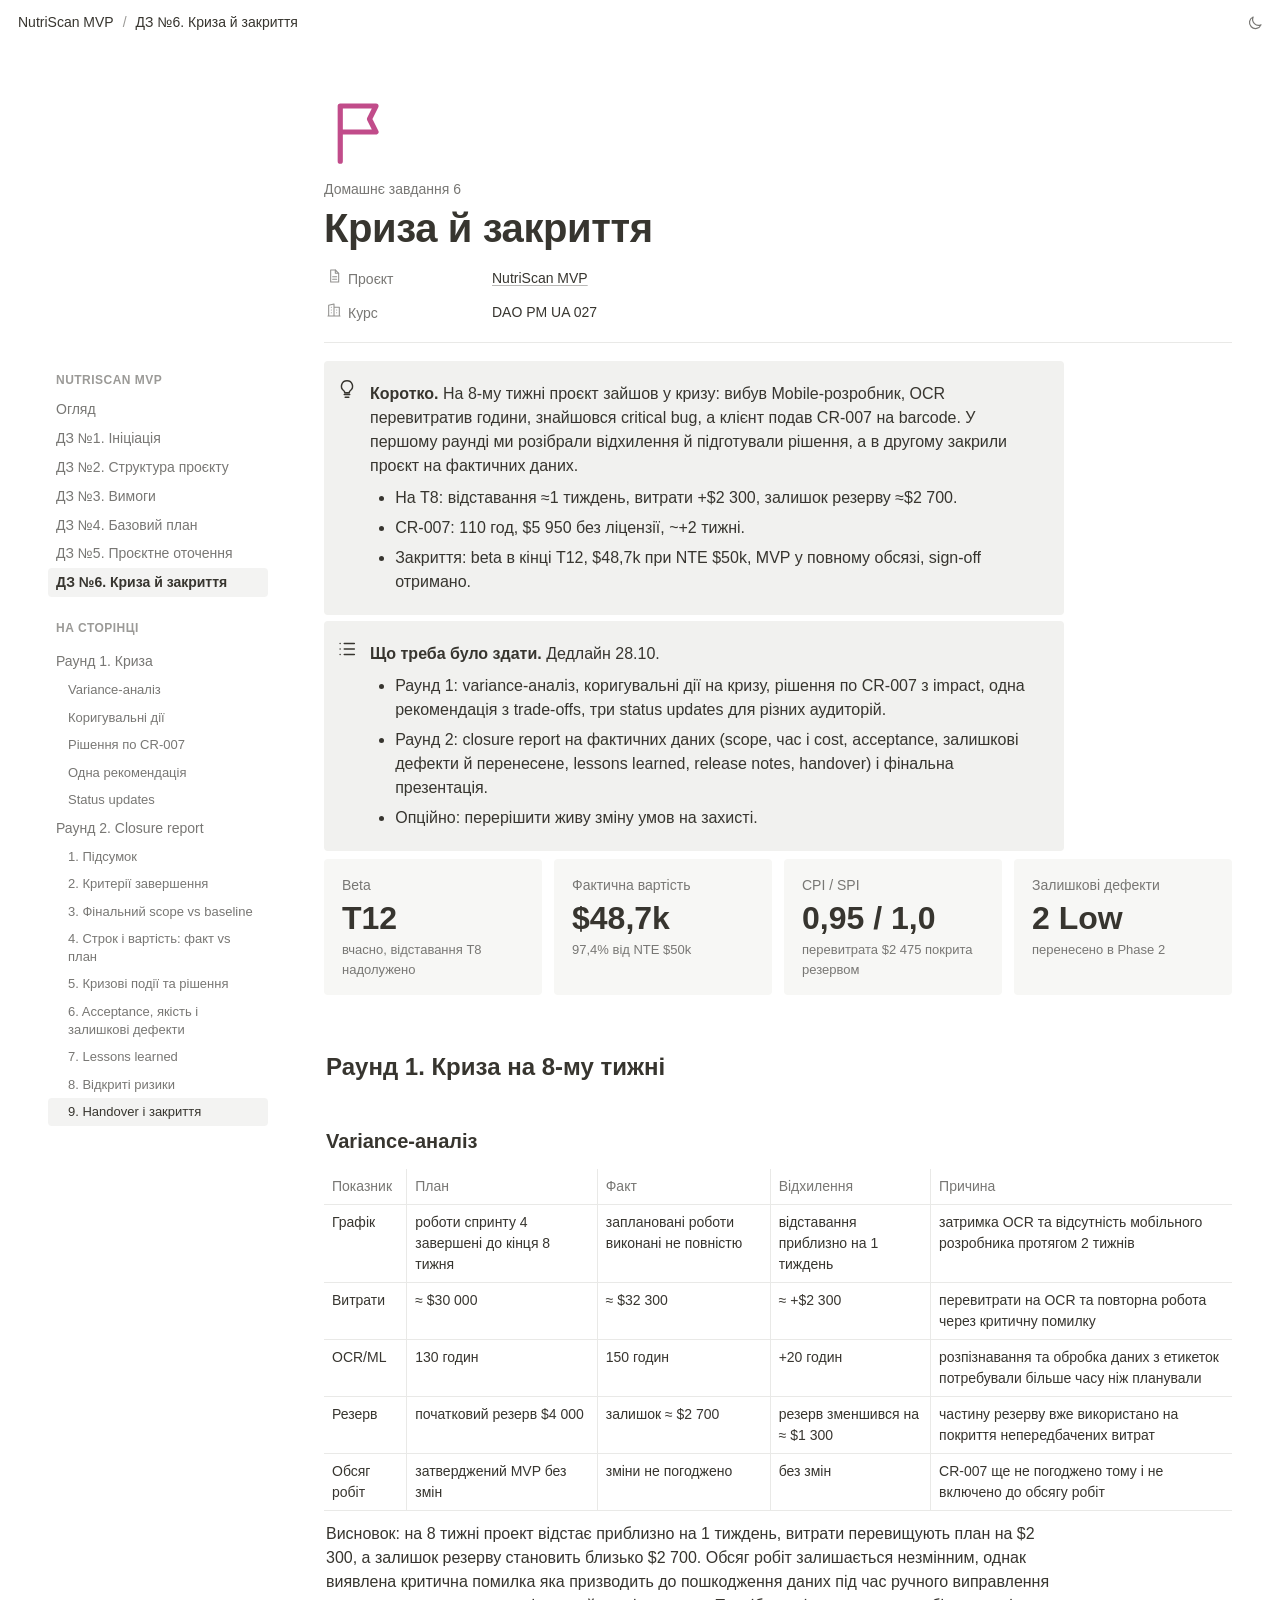
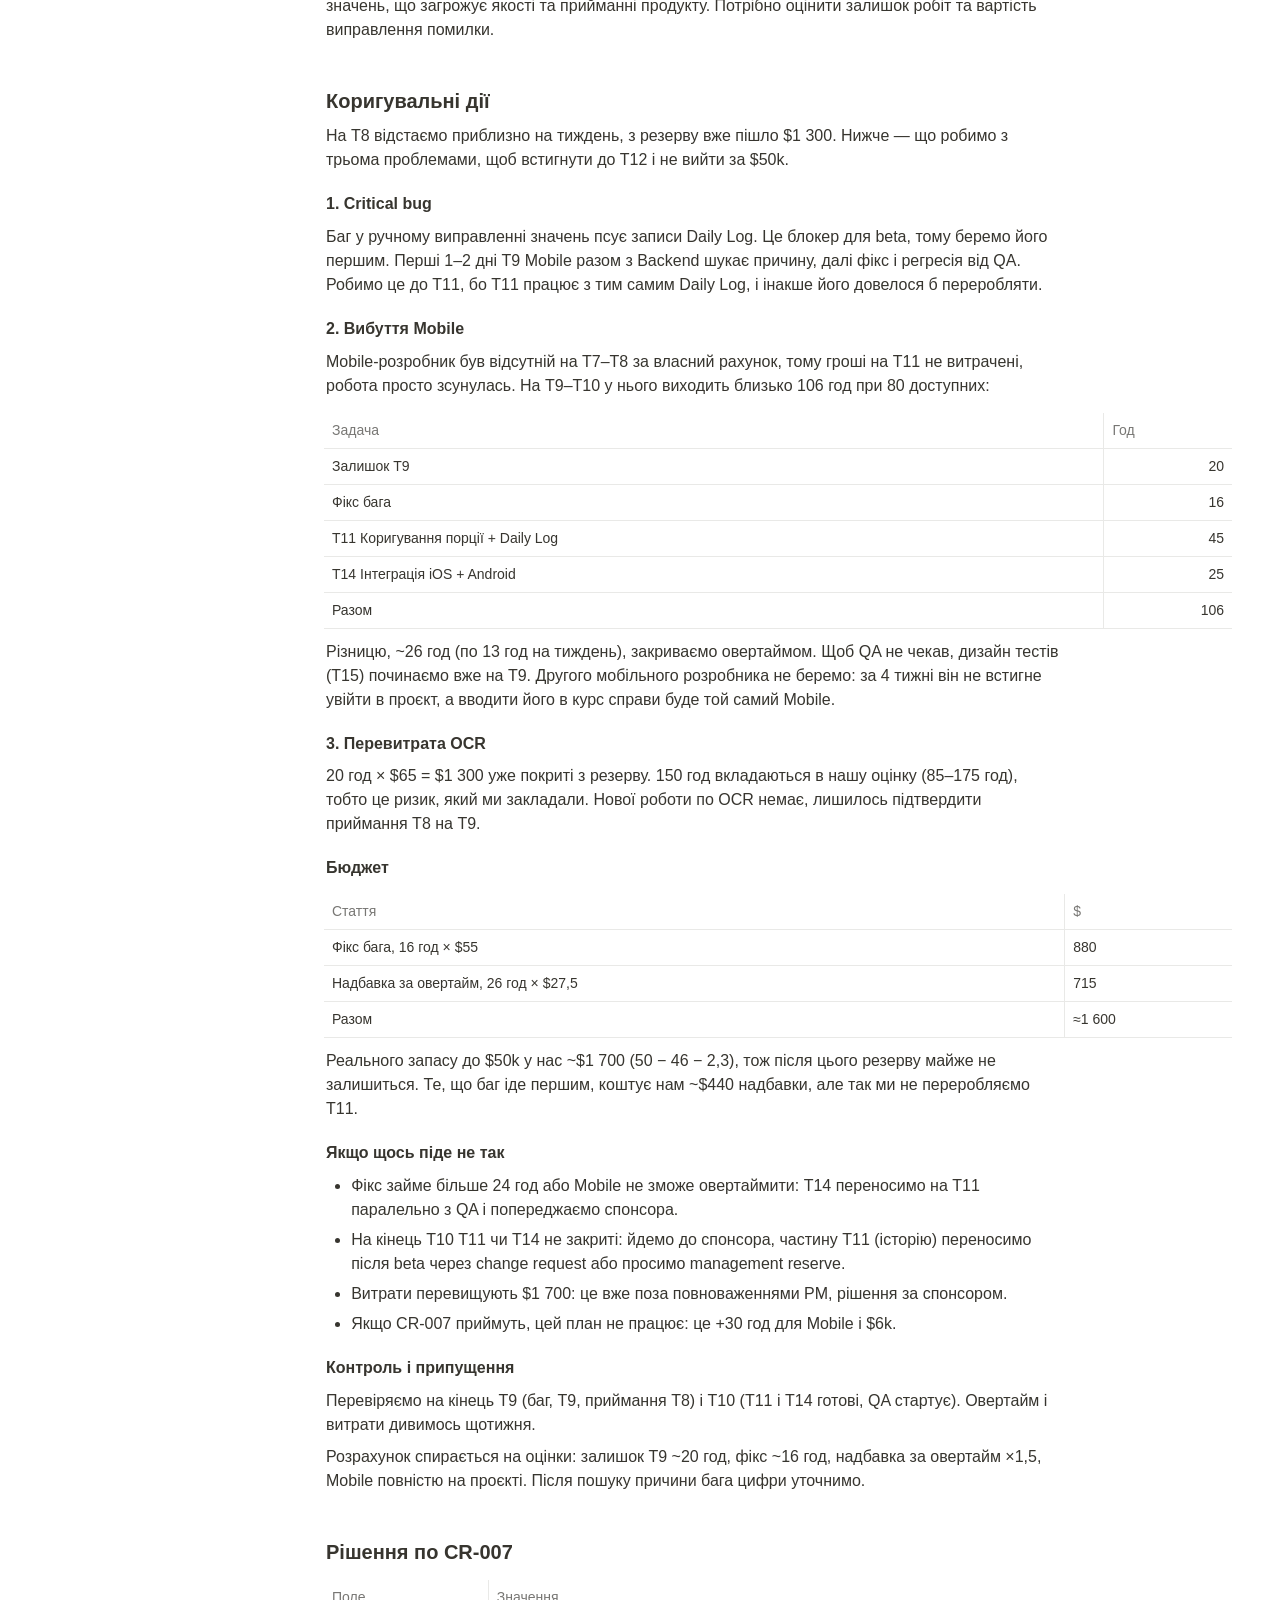
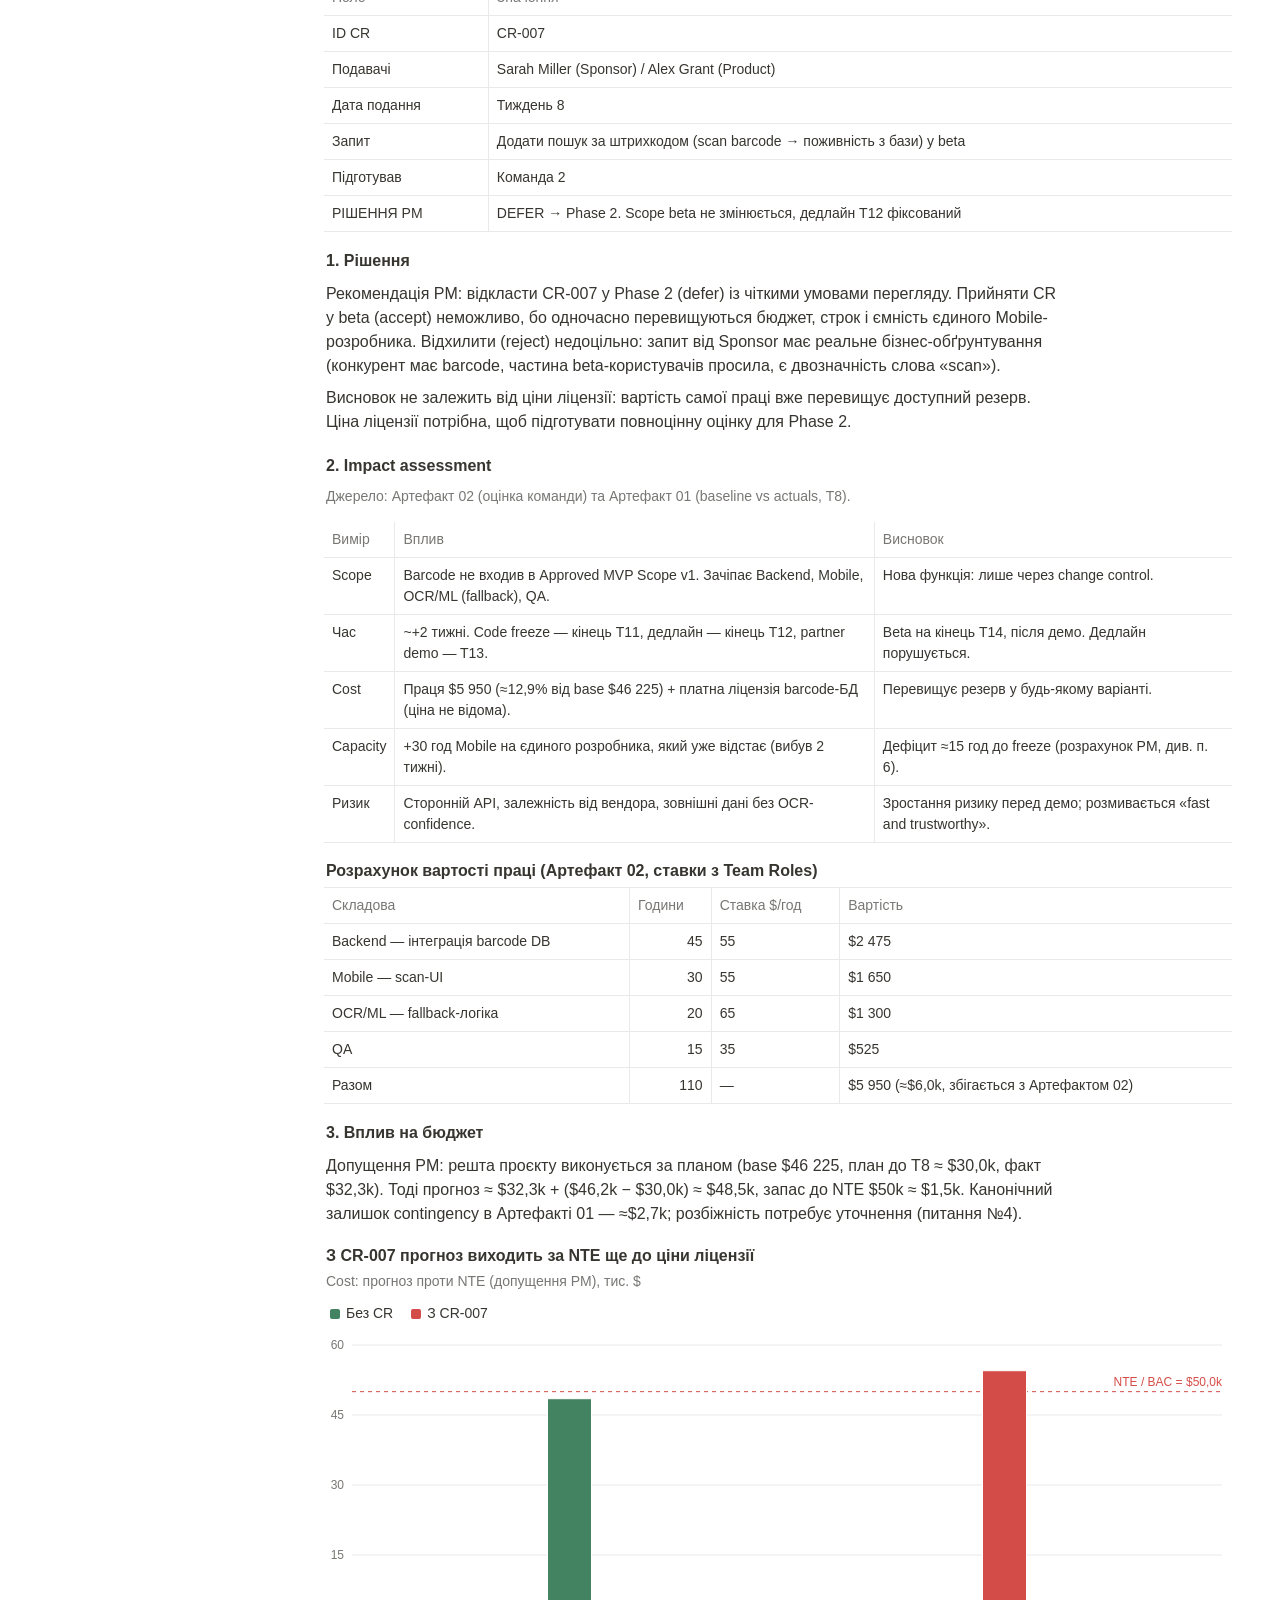
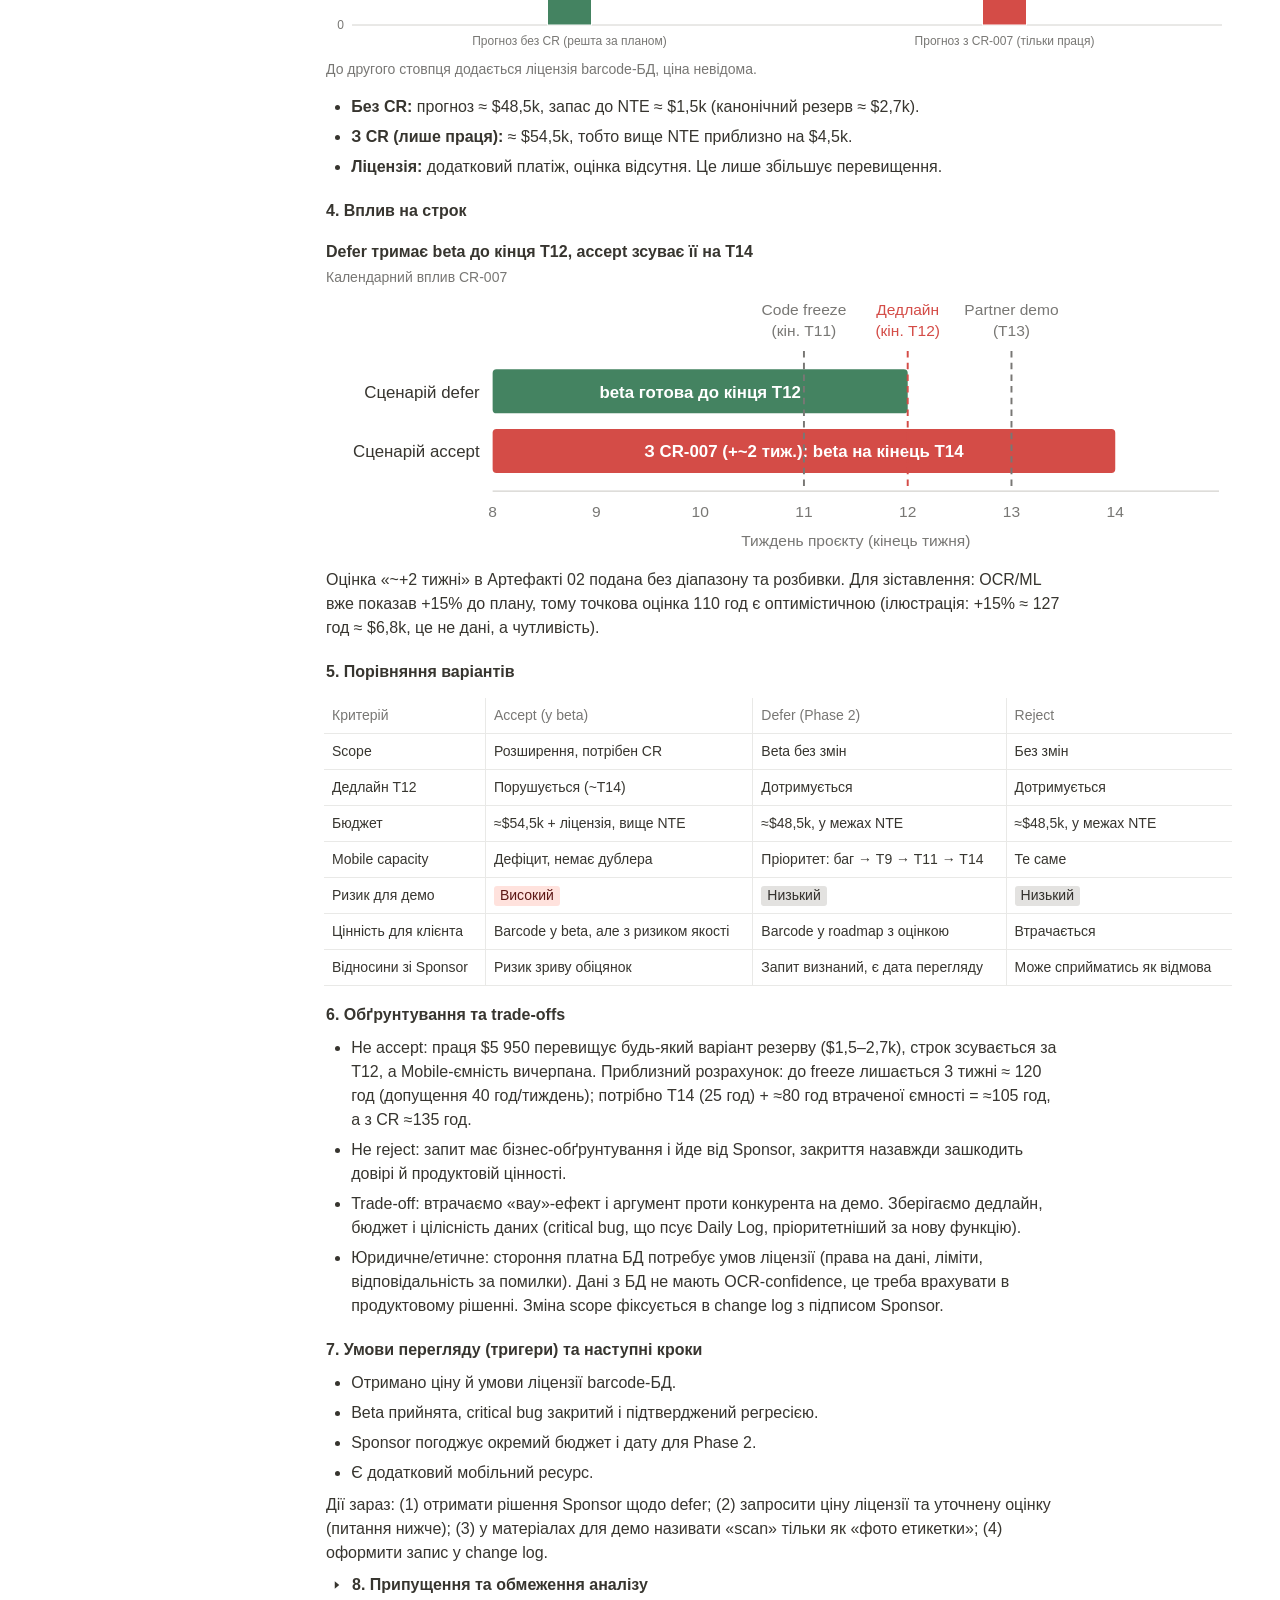
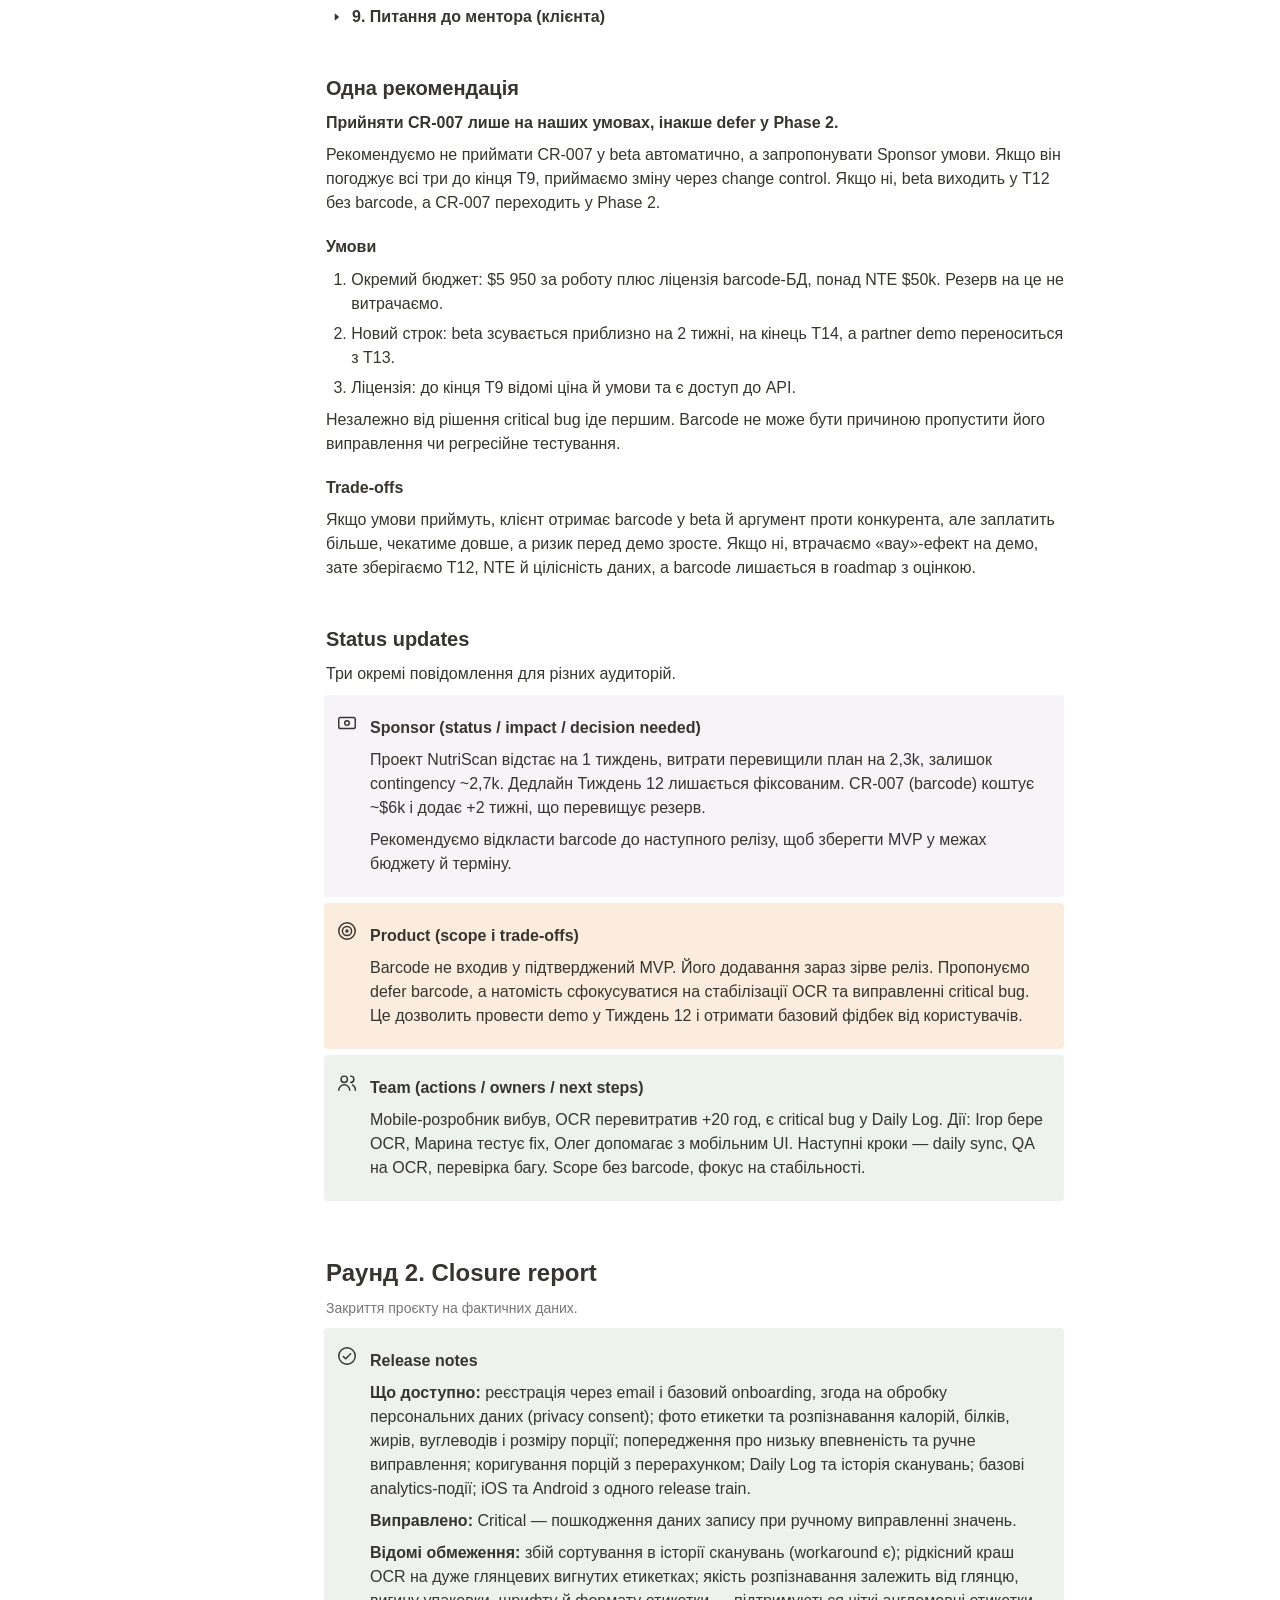
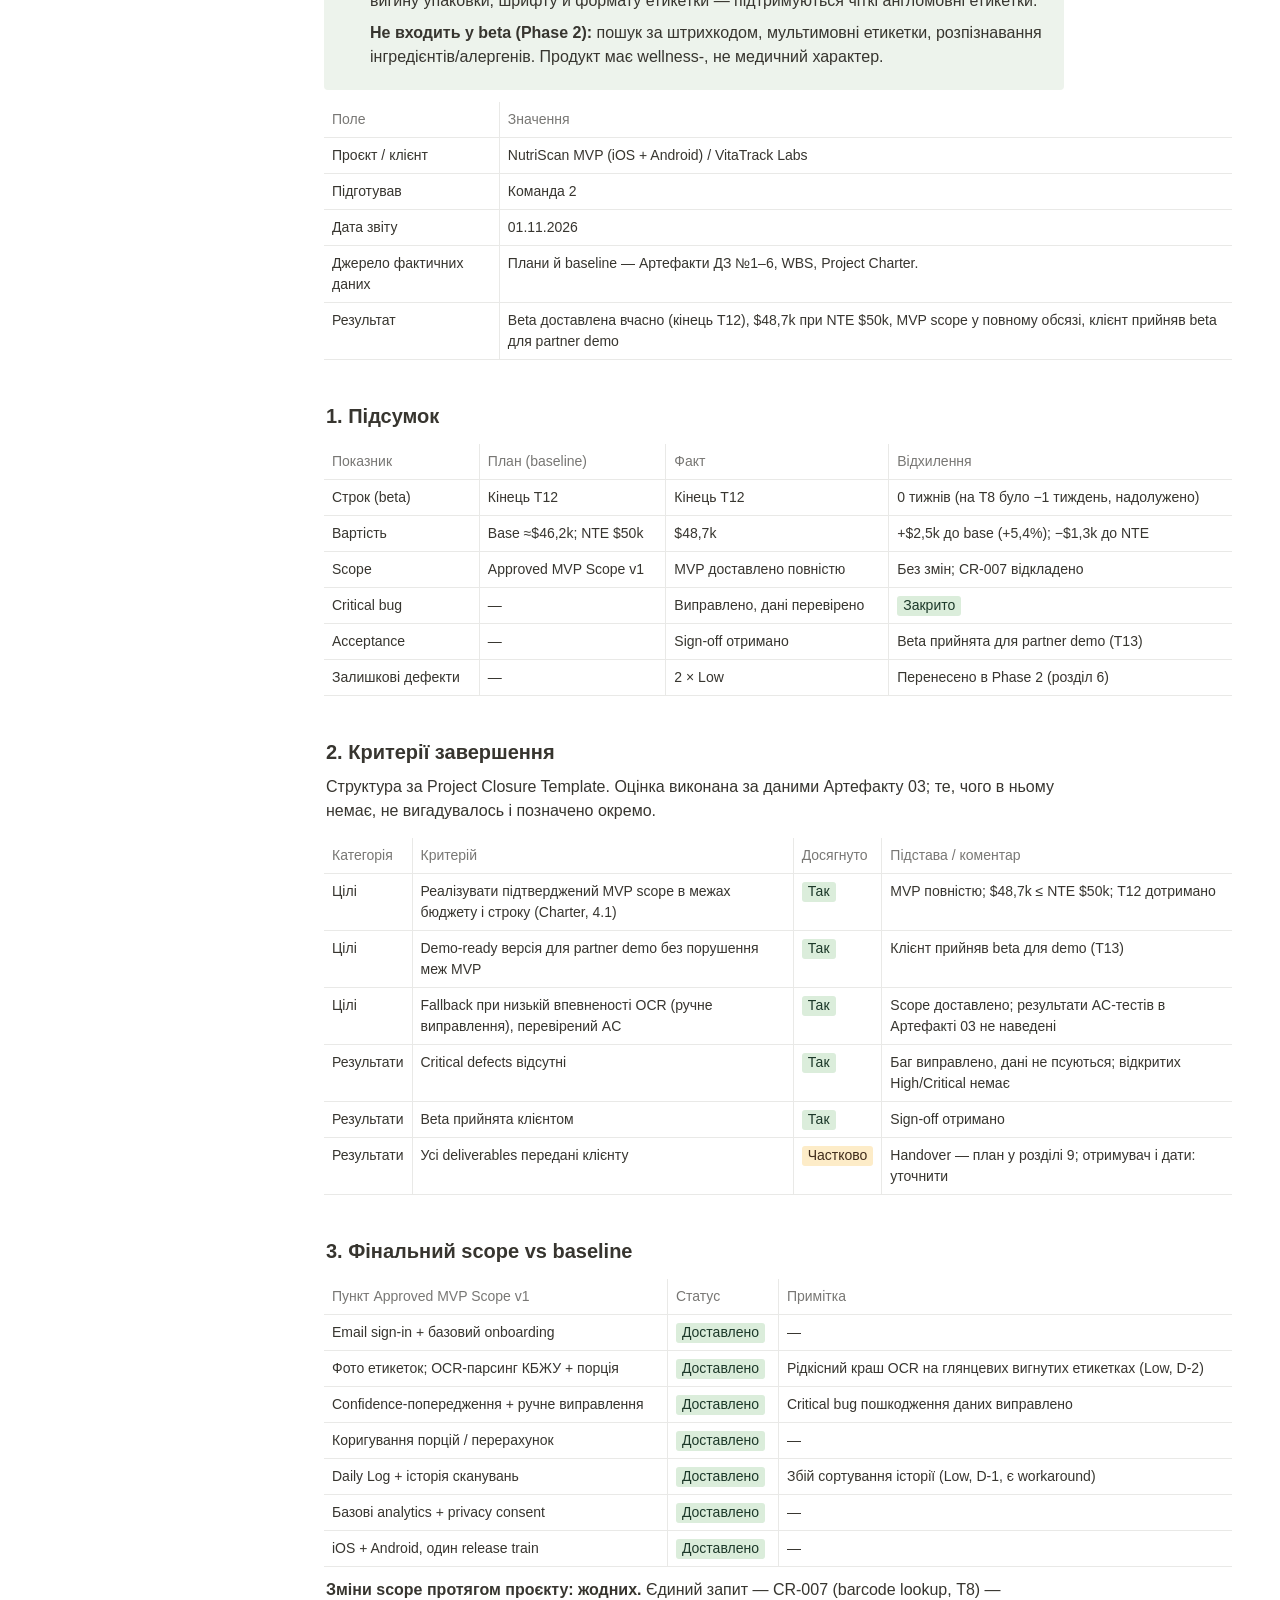
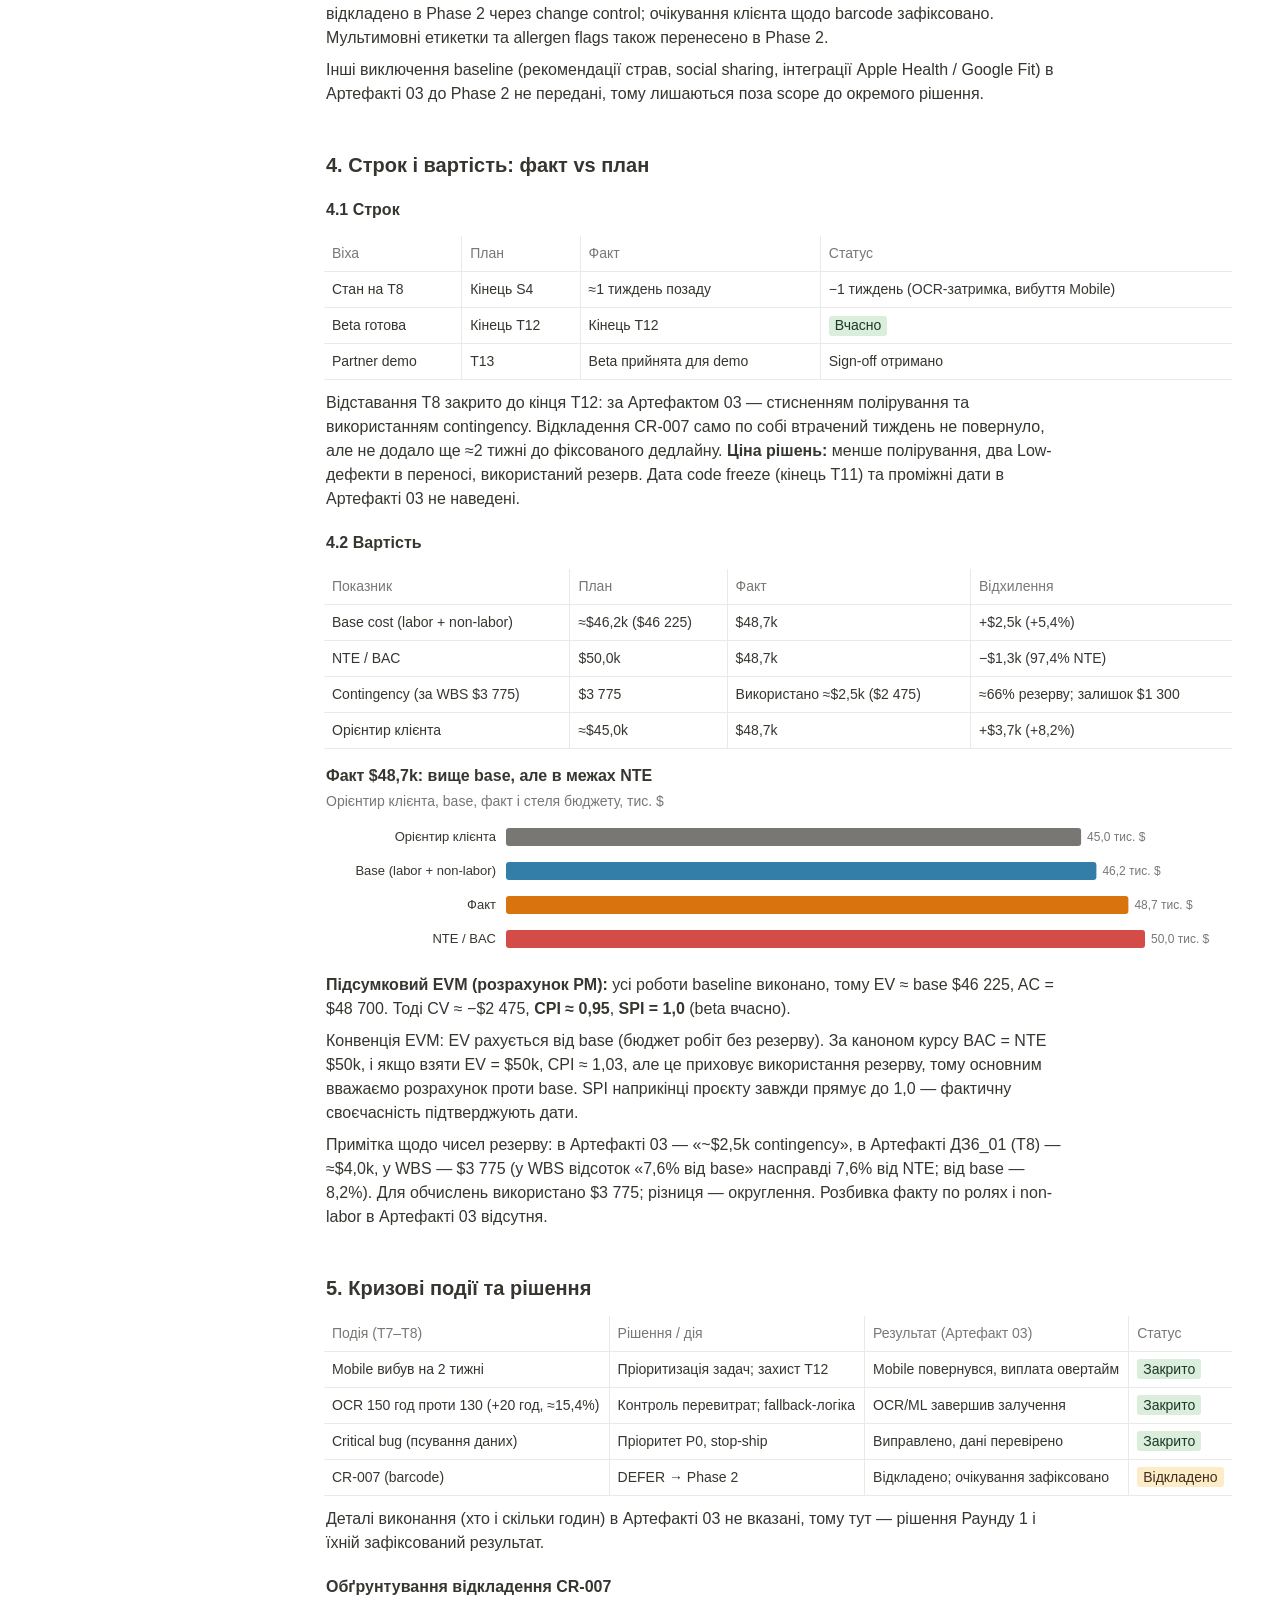
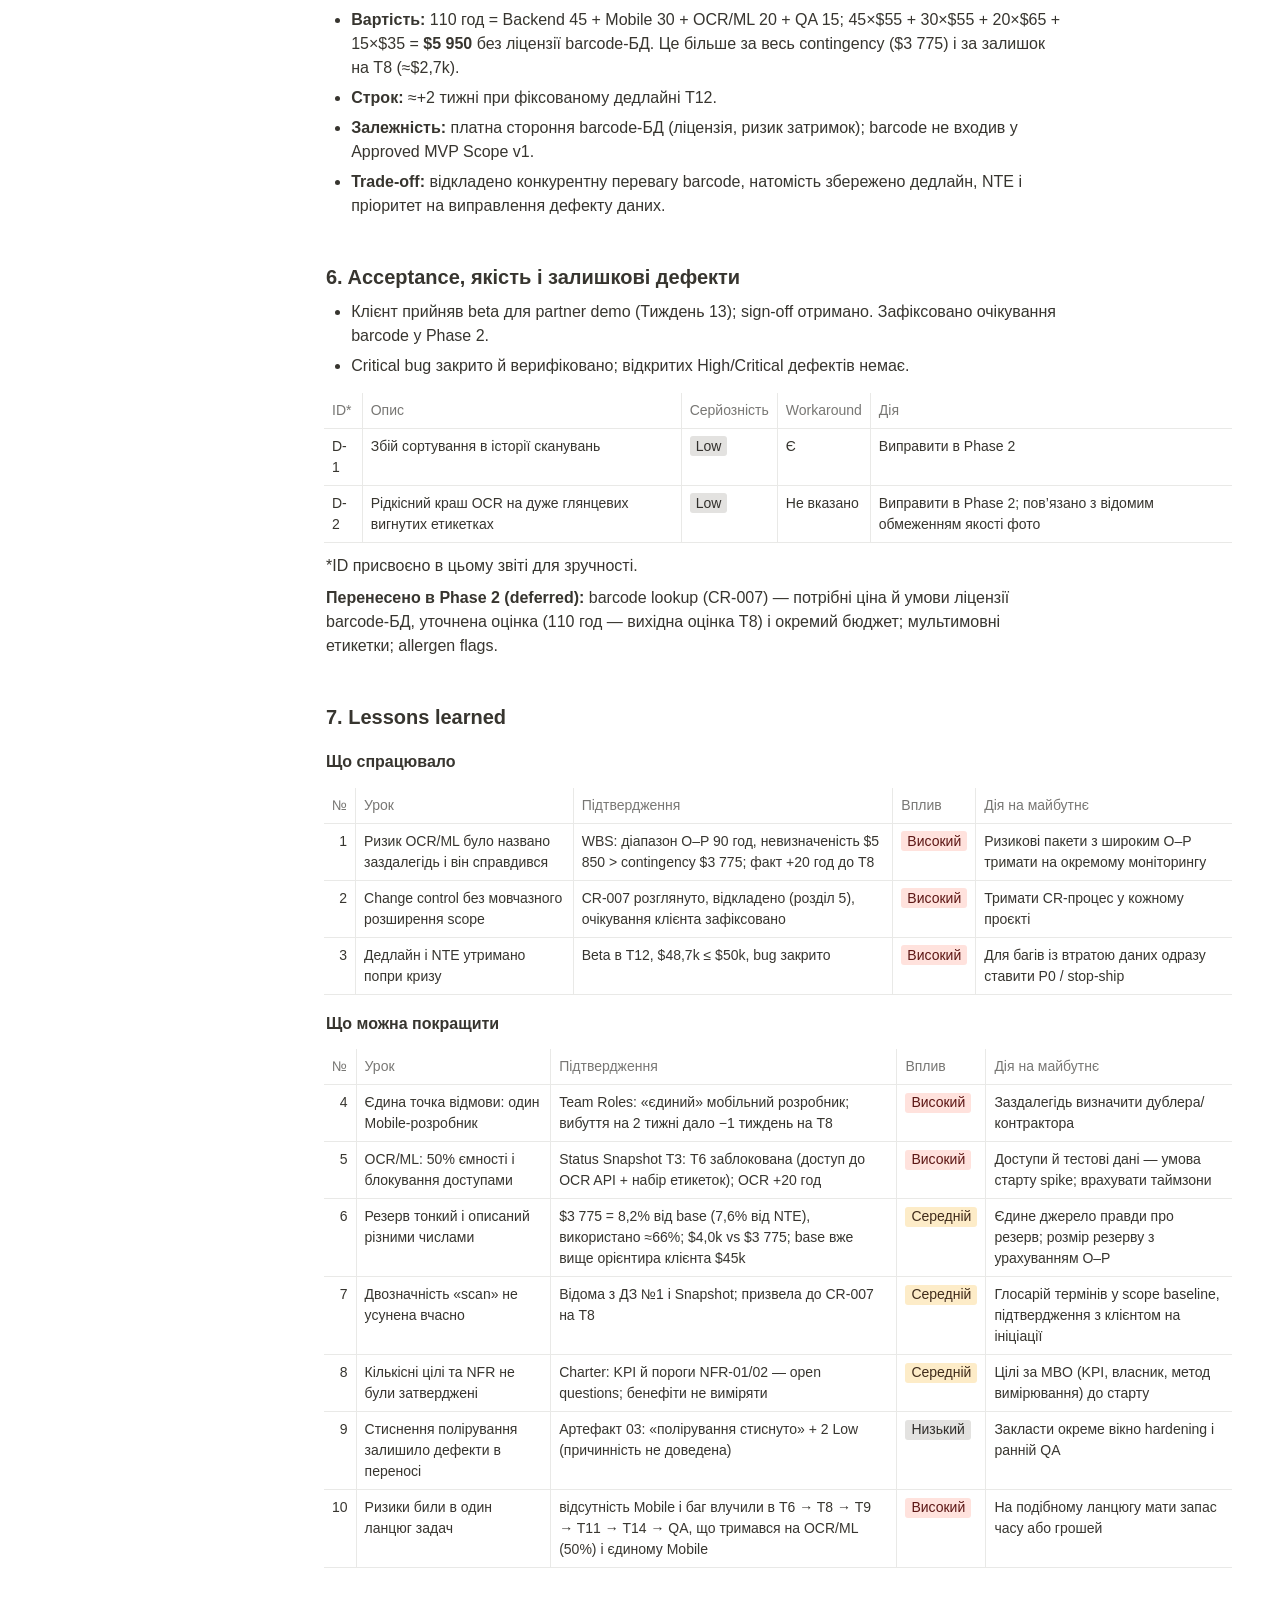
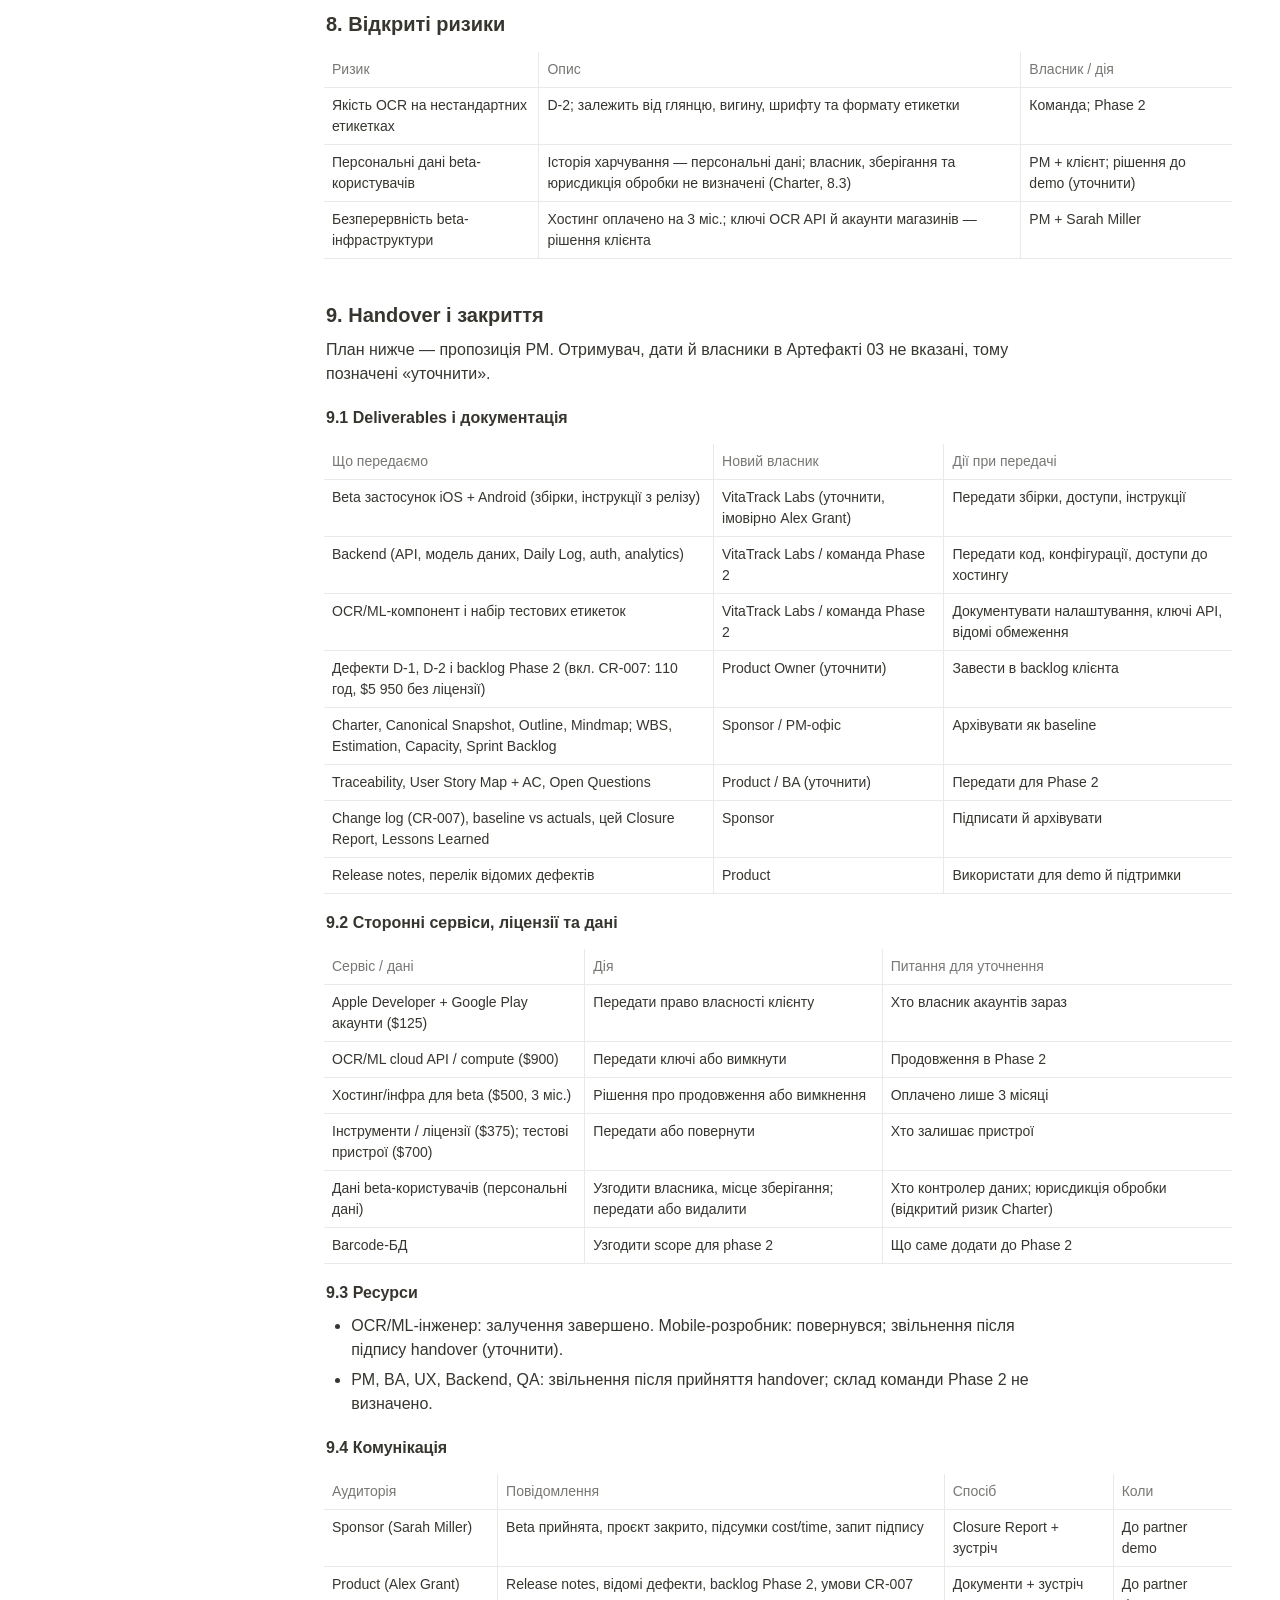
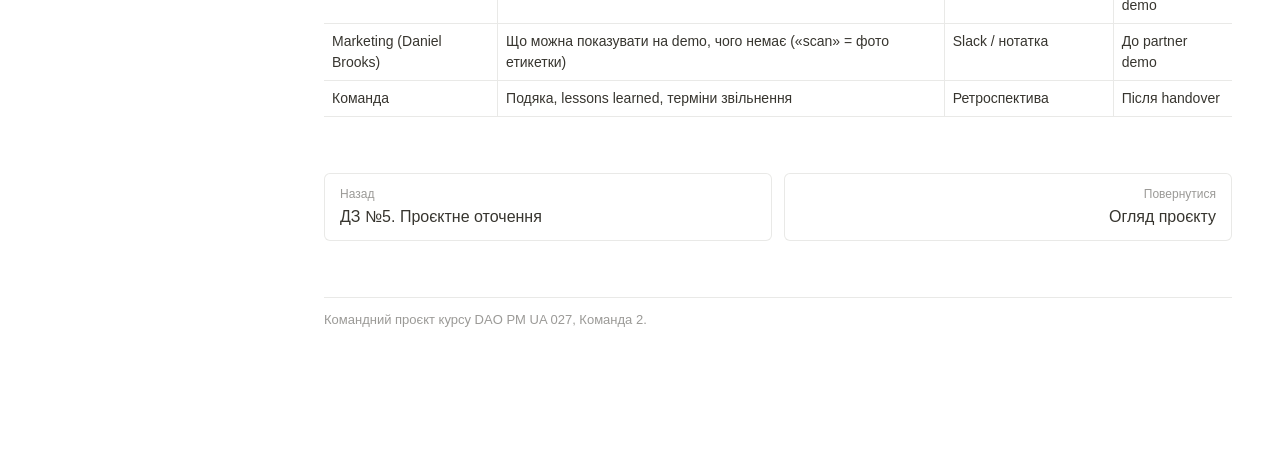
<file: nutriscan/dz6/index.html>
<!doctype html>
<html lang="uk">
<head>
<meta charset="utf-8">
<meta name="viewport" content="width=device-width, initial-scale=1">
<title>ДЗ №6. Криза й закриття · NutriScan MVP</title>
<meta name="description" content="ДЗ №6 проєкту NutriScan MVP: розбір кризи на 8-му тижні, рішення по CR-007 і closure report на фактичних даних.">
<meta name="robots" content="noindex">
<meta property="og:type" content="article">
<meta property="og:title" content="ДЗ №6. Криза й закриття · NutriScan MVP">
<meta property="og:description" content="ДЗ №6 проєкту NutriScan MVP: розбір кризи на 8-му тижні, рішення по CR-007 і closure report на фактичних даних.">
<meta property="og:image" content="https://dreshpack.github.io/nutriscan/img/og.jpg">
<meta name="twitter:card" content="summary_large_image">
<link rel="icon" href="data:image/svg+xml,%3Csvg xmlns='http://www.w3.org/2000/svg' viewBox='0 0 24 24' fill='none' stroke='%23448361' stroke-width='2' stroke-linecap='round'%3E%3Ccircle cx='12' cy='12' r='9'/%3E%3Ccircle cx='12' cy='12' r='5'/%3E%3C/svg%3E">
<link rel="stylesheet" href="../../assets/case.css?v=b7093164">
<script>try{var t=localStorage.getItem("case-theme");if(t==="dark"||t==="light")document.documentElement.setAttribute("data-theme",t)}catch(e){}</script>
<script defer src="../../assets/case.js?v=b7093164"></script>
</head>
<body>
<header class="topbar">
  <nav class="crumbs" aria-label="Навігація"><a href="../">NutriScan MVP</a><span class="sep">/</span><span aria-current="page">ДЗ №6. Криза й закриття</span></nav>
  <button class="icon-btn" type="button" data-theme-toggle aria-label="Темна тема"></button>
</header>

<main class="page layout sub">
  <div class="page-head">
    <div class="page-icon c-pink" data-icon="flag"></div>
    <div class="page-eyebrow">Домашнє завдання 6</div>
    <h1 class="page-title">Криза й закриття</h1>
    <dl class="props"><div class="prop"><dt><i data-icon="doc"></i>Проєкт</dt><dd><a href="../">NutriScan MVP</a></dd></div><div class="prop"><dt><i data-icon="building"></i>Курс</dt><dd>DAO PM UA 027</dd></div></dl>
  </div>
  <div class="layout-grid">
    <aside class="side" aria-label="Навігація проєктом">
      <div class="side-title">NutriScan MVP</div>
      <nav class="pages"><a href="../">Огляд</a><a href="../dz1/">ДЗ №1. Ініціація</a><a href="../dz2/">ДЗ №2. Структура проєкту</a><a href="../dz3/">ДЗ №3. Вимоги</a><a href="../dz4/">ДЗ №4. Базовий план</a><a href="../dz5/">ДЗ №5. Проєктне оточення</a><a href="../dz6/" aria-current="page">ДЗ №6. Криза й закриття</a></nav>
      <div class="side-title">На сторінці</div>
      <nav class="toc"></nav>
    </aside>
    <article class="page-body">
    <nav class="toc" aria-label="Зміст"></nav>
    <div class="callout">
      <span class="callout-icon" data-icon="idea"></span>
      <div class="callout-body">
        <p><b>Коротко.</b> На 8-му тижні проєкт зайшов у кризу: вибув Mobile-розробник, OCR перевитратив години, знайшовся critical bug, а клієнт подав CR-007 на barcode. У першому раунді ми розібрали відхилення й підготували рішення, а в другому закрили проєкт на фактичних даних.</p>
        <ul><li>На Т8: відставання ≈1 тиждень, витрати +$2 300, залишок резерву ≈$2 700.</li><li>CR-007: 110 год, $5 950 без ліцензії, ~+2 тижні.</li><li>Закриття: beta в кінці Т12, $48,7k при NTE $50k, MVP у повному обсязі, sign-off отримано.</li></ul>
      </div>
    </div>
    <div class="callout" data-color="gray"><span class="callout-icon" data-icon="list"></span><div class="callout-body"><p><b>Що треба було здати.</b> Дедлайн 28.10.</p><ul><li>Раунд 1: variance-аналіз, коригувальні дії на кризу, рішення по CR-007 з impact, одна рекомендація з trade-offs, три status updates для різних аудиторій.</li><li>Раунд 2: closure report на фактичних даних (scope, час і cost, acceptance, залишкові дефекти й перенесене, lessons learned, release notes, handover) і фінальна презентація.</li><li>Опційно: перерішити живу зміну умов на захисті.</li></ul></div></div>

    <div class="metrics">
      <div class="metric"><div class="metric-label">Beta</div><div class="metric-value">Т12</div><div class="metric-note">вчасно, відставання Т8 надолужено</div></div>
      <div class="metric"><div class="metric-label">Фактична вартість</div><div class="metric-value">$48,7k</div><div class="metric-note">97,4% від NTE $50k</div></div>
      <div class="metric"><div class="metric-label">CPI / SPI</div><div class="metric-value">0,95 / 1,0</div><div class="metric-note">перевитрата $2 475 покрита резервом</div></div>
      <div class="metric"><div class="metric-label">Залишкові дефекти</div><div class="metric-value">2 Low</div><div class="metric-note">перенесено в Phase 2</div></div>
    </div>

    <h2 data-toc="Раунд 1. Криза">Раунд 1. Криза на 8-му тижні</h2>
    <h3>Variance-аналіз</h3>
    <div class="db"><div class="db-scroll"><table data-nosort><thead><tr><th>Показник</th><th>План</th><th>Факт</th><th>Відхилення</th><th>Причина</th></tr></thead><tbody><tr><td class="title">Графік</td><td>роботи спринту 4 завершені до кінця 8 тижня</td><td>заплановані роботи виконані не повністю</td><td>відставання приблизно на 1 тиждень</td><td>затримка OCR та відсутність мобільного розробника протягом 2 тижнів</td></tr><tr><td class="title">Витрати</td><td>≈ $30 000</td><td>≈ $32 300</td><td>≈ +$2 300</td><td>перевитрати на OCR та повторна робота через критичну помилку</td></tr><tr><td class="title">OCR/ML</td><td>130 годин</td><td>150 годин</td><td>+20 годин</td><td>розпізнавання та обробка даних з етикеток потребували більше часу ніж планували</td></tr><tr><td class="title">Резерв</td><td>початковий резерв $4 000</td><td>залишок ≈ $2 700</td><td>резерв зменшився на ≈ $1 300</td><td>частину резерву вже використано на покриття непередбачених витрат</td></tr><tr><td class="title">Обсяг робіт</td><td>затверджений MVP без змін</td><td>зміни не погоджено</td><td>без змін</td><td>CR-007 ще не погоджено тому і не включено до обсягу робіт</td></tr></tbody></table></div></div>

    <p>Висновок: на 8 тижні проект відстає приблизно на 1 тиждень, витрати перевищують план на $2 300, а залишок резерву становить близько $2 700. Обсяг робіт залишається незмінним, однак виявлена критична помилка яка призводить до пошкодження даних під час ручного виправлення значень, що загрожує якості та прийманні продукту. Потрібно оцінити залишок робіт та вартість виправлення помилки.</p>

    <h3>Коригувальні дії</h3>
    <p>На Т8 відстаємо приблизно на тиждень, з резерву вже пішло $1 300. Нижче — що робимо з трьома проблемами, щоб встигнути до Т12 і не вийти за $50k.</p>
<h4>1. Critical bug</h4>
<p>Баг у ручному виправленні значень псує записи Daily Log. Це блокер для beta, тому беремо його першим. Перші 1–2 дні Т9 Mobile разом з Backend шукає причину, далі фікс і регресія від QA. Робимо це до T11, бо T11 працює з тим самим Daily Log, і інакше його довелося б переробляти.</p>
<h4>2. Вибуття Mobile</h4>
<p>Mobile-розробник був відсутній на Т7–Т8 за власний рахунок, тому гроші на T11 не витрачені, робота просто зсунулась. На Т9–Т10 у нього виходить близько 106 год при 80 доступних:</p>
<div class="db"><div class="db-scroll"><table data-nosort><thead><tr><th>Задача</th><th>Год</th></tr></thead><tbody><tr><td class="title">Залишок T9</td><td>20</td></tr><tr><td class="title">Фікс бага</td><td>16</td></tr><tr><td class="title">T11 Коригування порції + Daily Log</td><td>45</td></tr><tr><td class="title">T14 Інтеграція iOS + Android</td><td>25</td></tr><tr><td class="title">Разом</td><td>106</td></tr></tbody></table></div></div>

<p>Різницю, ~26 год (по 13 год на тиждень), закриваємо овертаймом. Щоб QA не чекав, дизайн тестів (T15) починаємо вже на Т9. Другого мобільного розробника не беремо: за 4 тижні він не встигне увійти в проєкт, а вводити його в курс справи буде той самий Mobile.</p>
<h4>3. Перевитрата OCR</h4>
<p>20 год × $65 = $1 300 уже покриті з резерву. 150 год вкладаються в нашу оцінку (85–175 год), тобто це ризик, який ми закладали. Нової роботи по OCR немає, лишилось підтвердити приймання T8 на Т9.</p>
<h4>Бюджет</h4>
<div class="db"><div class="db-scroll"><table data-nosort><thead><tr><th>Стаття</th><th>$</th></tr></thead><tbody><tr><td class="title">Фікс бага, 16 год × $55</td><td>880</td></tr><tr><td class="title">Надбавка за овертайм, 26 год × $27,5</td><td>715</td></tr><tr><td class="title">Разом</td><td>≈1 600</td></tr></tbody></table></div></div>

<p>Реального запасу до $50k у нас ~$1 700 (50 − 46 − 2,3), тож після цього резерву майже не залишиться. Те, що баг іде першим, коштує нам ~$440 надбавки, але так ми не переробляємо T11.</p>
<h4>Якщо щось піде не так</h4>
<ul><li>Фікс займе більше 24 год або Mobile не зможе овертаймити: T14 переносимо на Т11 паралельно з QA і попереджаємо спонсора.</li><li>На кінець Т10 T11 чи T14 не закриті: йдемо до спонсора, частину T11 (історію) переносимо після beta через change request або просимо management reserve.</li><li>Витрати перевищують $1 700: це вже поза повноваженнями PM, рішення за спонсором.</li><li>Якщо CR-007 приймуть, цей план не працює: це +30 год для Mobile і $6k.</li></ul>
<h4>Контроль і припущення</h4>
<p>Перевіряємо на кінець Т9 (баг, T9, приймання T8) і Т10 (T11 і T14 готові, QA стартує). Овертайм і витрати дивимось щотижня.</p>
<p>Розрахунок спирається на оцінки: залишок T9 ~20 год, фікс ~16 год, надбавка за овертайм ×1,5, Mobile повністю на проєкті. Після пошуку причини бага цифри уточнимо.</p>

    <h3>Рішення по CR-007</h3>
    <div class="db"><div class="db-scroll"><table data-nosort><thead><tr><th>Поле</th><th>Значення</th></tr></thead><tbody><tr><td class="title">ID CR</td><td>CR-007</td></tr><tr><td class="title">Подавачі</td><td>Sarah Miller (Sponsor) / Alex Grant (Product)</td></tr><tr><td class="title">Дата подання</td><td>Тиждень 8</td></tr><tr><td class="title">Запит</td><td>Додати пошук за штрихкодом (scan barcode → поживність з бази) у beta</td></tr><tr><td class="title">Підготував</td><td>Команда 2</td></tr><tr><td class="title">РІШЕННЯ PM</td><td>DEFER → Phase 2. Scope beta не змінюється, дедлайн T12 фіксований</td></tr></tbody></table></div></div>
<h4>1. Рішення</h4>
<p>Рекомендація PM: відкласти CR-007 у Phase 2 (defer) із чіткими умовами перегляду. Прийняти CR у beta (accept) неможливо, бо одночасно перевищуються бюджет, строк і ємність єдиного Mobile-розробника. Відхилити (reject) недоцільно: запит від Sponsor має реальне бізнес-обґрунтування (конкурент має barcode, частина beta-користувачів просила, є двозначність слова «scan»).</p>
<p>Висновок не залежить від ціни ліцензії: вартість самої праці вже перевищує доступний резерв. Ціна ліцензії потрібна, щоб підготувати повноцінну оцінку для Phase 2.</p>
<h4>2. Impact assessment</h4>
<p class="muted small">Джерело: Артефакт 02 (оцінка команди) та Артефакт 01 (baseline vs actuals, T8).</p>
<div class="db"><div class="db-scroll"><table data-nosort><thead><tr><th>Вимір</th><th>Вплив</th><th>Висновок</th></tr></thead><tbody><tr><td class="title">Scope</td><td>Barcode не входив в Approved MVP Scope v1. Зачіпає Backend, Mobile, OCR/ML (fallback), QA.</td><td>Нова функція: лише через change control.</td></tr><tr><td class="title">Час</td><td>~+2 тижні. Code freeze — кінець T11, дедлайн — кінець T12, partner demo — T13.</td><td>Beta на кінець T14, після демо. Дедлайн порушується.</td></tr><tr><td class="title">Cost</td><td>Праця $5 950 (≈12,9% від base $46 225) + платна ліцензія barcode-БД (ціна не відома).</td><td>Перевищує резерв у будь-якому варіанті.</td></tr><tr><td class="title">Capacity</td><td>+30 год Mobile на єдиного розробника, який уже відстає (вибув 2 тижні).</td><td>Дефіцит ≈15 год до freeze (розрахунок PM, див. п. 6).</td></tr><tr><td class="title">Ризик</td><td>Сторонній API, залежність від вендора, зовнішні дані без OCR-confidence.</td><td>Зростання ризику перед демо; розмивається «fast and trustworthy».</td></tr></tbody></table></div></div>
<div class="db"><div class="db-head"><div class="db-title">Розрахунок вартості праці (Артефакт 02, ставки з Team Roles)</div></div><div class="db-scroll"><table data-nosort><thead><tr><th>Складова</th><th>Години</th><th>Ставка $/год</th><th>Вартість</th></tr></thead><tbody><tr><td class="title">Backend — інтеграція barcode DB</td><td>45</td><td>55</td><td>$2 475</td></tr><tr><td class="title">Mobile — scan-UI</td><td>30</td><td>55</td><td>$1 650</td></tr><tr><td class="title">OCR/ML — fallback-логіка</td><td>20</td><td>65</td><td>$1 300</td></tr><tr><td class="title">QA</td><td>15</td><td>35</td><td>$525</td></tr><tr><td class="title">Разом</td><td>110</td><td>—</td><td>$5 950 (≈$6,0k, збігається з Артефактом 02)</td></tr></tbody></table></div></div>
<h4>3. Вплив на бюджет</h4>
<p>Допущення PM: решта проєкту виконується за планом (base $46 225, план до T8 ≈ $30,0k, факт $32,3k). Тоді прогноз ≈ $32,3k + ($46,2k − $30,0k) ≈ $48,5k, запас до NTE $50k ≈ $1,5k. Канонічний залишок contingency в Артефакті 01 — ≈$2,7k; розбіжність потребує уточнення (питання №4).</p>
<figure class="chart">
      <div class="chart-title">З CR-007 прогноз виходить за NTE ще до ціни ліцензії</div>
      <div class="chart-sub">Cost: прогноз проти NTE (допущення PM), тис. $</div>
      <script type="application/json">
      {"type": "bar", "stacked": true, "labels": ["Прогноз без CR (решта за планом)", "Прогноз з CR-007 (тільки праця)"], "unit": " тис. $", "axisUnit": "", "decimals": 1, "yMin": 0, "yMax": 60, "yTicks": 4,
       "refLines": [{"value": 50, "label": "NTE / BAC = $50,0k", "color": "red"}],
       "series": [{"name": "Без CR", "color": "green", "data": [48.5, 0]}, {"name": "З CR-007", "color": "red", "data": [0, 54.5]}],
       "alt": "Прогноз без CR 48,5 тис. доларів, з CR-007 54,5 тис. без ліцензії, стеля NTE 50 тис."}
      </script>
      <figcaption>До другого стовпця додається ліцензія barcode-БД, ціна невідома.</figcaption>
    </figure>
<ul><li><b>Без CR:</b> прогноз ≈ $48,5k, запас до NTE ≈ $1,5k (канонічний резерв ≈ $2,7k).</li><li><b>З CR (лише праця):</b> ≈ $54,5k, тобто вище NTE приблизно на $4,5k.</li><li><b>Ліцензія:</b> додатковий платіж, оцінка відсутня. Це лише збільшує перевищення.</li></ul>
<h4>4. Вплив на строк</h4>
<figure class="chart">
      <div class="chart-title">Defer тримає beta до кінця T12, accept зсуває її на T14</div>
      <div class="chart-sub">Календарний вплив CR-007</div>
      <div style="overflow-x:auto"><svg viewBox="0 0 700 200" style="display:block;width:100%;min-width:560px" role="img" aria-label="Defer: beta готова до кінця T12. Accept: beta на кінець T14, після дедлайну T12 і partner demo T13."><path d="M130 152 H690" style="stroke:var(--line-strong)"/><rect x="130" y="58" width="320" height="34" rx="3" style="fill:var(--c-green)"/><text x="290.0" y="80" text-anchor="middle" style="fill:#fff;font:600 13px var(--font)">beta готова до кінця T12</text><rect x="130" y="104" width="480" height="34" rx="3" style="fill:var(--c-red)"/><text x="370.0" y="126" text-anchor="middle" style="fill:#fff;font:600 13px var(--font)">З CR-007 (+~2 тиж.): beta на кінець T14</text><text x="120" y="80" text-anchor="end" style="fill:var(--fg);font:13px var(--font)">Сценарій defer</text><text x="120" y="126" text-anchor="end" style="fill:var(--fg);font:13px var(--font)">Сценарій accept</text><path d="M370 44 V152" style="stroke:var(--muted);stroke-width:1.5;stroke-dasharray:5 4"/><text x="370" y="16" text-anchor="middle" style="fill:var(--muted);font:12px var(--font)">Code freeze</text><text x="370" y="32" text-anchor="middle" style="fill:var(--muted);font:12px var(--font)">(кін. T11)</text><path d="M450 44 V152" style="stroke:var(--c-red);stroke-width:1.5;stroke-dasharray:5 4"/><text x="450" y="16" text-anchor="middle" style="fill:var(--c-red);font:12px var(--font)">Дедлайн</text><text x="450" y="32" text-anchor="middle" style="fill:var(--c-red);font:12px var(--font)">(кін. T12)</text><path d="M530 44 V152" style="stroke:var(--muted);stroke-width:1.5;stroke-dasharray:5 4"/><text x="530" y="16" text-anchor="middle" style="fill:var(--muted);font:12px var(--font)">Partner demo</text><text x="530" y="32" text-anchor="middle" style="fill:var(--muted);font:12px var(--font)">(T13)</text><text x="130" y="172" text-anchor="middle" style="fill:var(--muted);font:12px var(--font)">8</text><text x="210" y="172" text-anchor="middle" style="fill:var(--muted);font:12px var(--font)">9</text><text x="290" y="172" text-anchor="middle" style="fill:var(--muted);font:12px var(--font)">10</text><text x="370" y="172" text-anchor="middle" style="fill:var(--muted);font:12px var(--font)">11</text><text x="450" y="172" text-anchor="middle" style="fill:var(--muted);font:12px var(--font)">12</text><text x="530" y="172" text-anchor="middle" style="fill:var(--muted);font:12px var(--font)">13</text><text x="610" y="172" text-anchor="middle" style="fill:var(--muted);font:12px var(--font)">14</text><text x="410" y="194" text-anchor="middle" style="fill:var(--muted);font:12px var(--font)">Тиждень проєкту (кінець тижня)</text></svg></div>
    </figure>
<p>Оцінка «~+2 тижні» в Артефакті 02 подана без діапазону та розбивки. Для зіставлення: OCR/ML вже показав +15% до плану, тому точкова оцінка 110 год є оптимістичною (ілюстрація: +15% ≈ 127 год ≈ $6,8k, це не дані, а чутливість).</p>
<h4>5. Порівняння варіантів</h4>
<div class="db"><div class="db-scroll"><table data-nosort><thead><tr><th>Критерій</th><th>Accept (у beta)</th><th>Defer (Phase 2)</th><th>Reject</th></tr></thead><tbody><tr><td class="title">Scope</td><td>Розширення, потрібен CR</td><td>Beta без змін</td><td>Без змін</td></tr><tr><td class="title">Дедлайн T12</td><td>Порушується (~T14)</td><td>Дотримується</td><td>Дотримується</td></tr><tr><td class="title">Бюджет</td><td>≈$54,5k + ліцензія, вище NTE</td><td>≈$48,5k, у межах NTE</td><td>≈$48,5k, у межах NTE</td></tr><tr><td class="title">Mobile capacity</td><td>Дефіцит, немає дублера</td><td>Пріоритет: баг → T9 → T11 → T14</td><td>Те саме</td></tr><tr><td class="title">Ризик для демо</td><td><span class="tag" data-color="red">Високий</span></td><td><span class="tag" data-color="gray">Низький</span></td><td><span class="tag" data-color="gray">Низький</span></td></tr><tr><td class="title">Цінність для клієнта</td><td>Barcode у beta, але з ризиком якості</td><td>Barcode у roadmap з оцінкою</td><td>Втрачається</td></tr><tr><td class="title">Відносини зі Sponsor</td><td>Ризик зриву обіцянок</td><td>Запит визнаний, є дата перегляду</td><td>Може сприйматись як відмова</td></tr></tbody></table></div></div>
<h4>6. Обґрунтування та trade-offs</h4>
<ul><li>Не accept: праця $5 950 перевищує будь-який варіант резерву ($1,5–2,7k), строк зсувається за T12, а Mobile-ємність вичерпана. Приблизний розрахунок: до freeze лишається 3 тижні ≈ 120 год (допущення 40 год/тиждень); потрібно T14 (25 год) + ≈80 год втраченої ємності = ≈105 год, а з CR ≈135 год.</li><li>Не reject: запит має бізнес-обґрунтування і йде від Sponsor, закриття назавжди зашкодить довірі й продуктовій цінності.</li><li>Trade-off: втрачаємо «вау»-ефект і аргумент проти конкурента на демо. Зберігаємо дедлайн, бюджет і цілісність даних (critical bug, що псує Daily Log, пріоритетніший за нову функцію).</li><li>Юридичне/етичне: стороння платна БД потребує умов ліцензії (права на дані, ліміти, відповідальність за помилки). Дані з БД не мають OCR-confidence, це треба врахувати в продуктовому рішенні. Зміна scope фіксується в change log з підписом Sponsor.</li></ul>
<h4>7. Умови перегляду (тригери) та наступні кроки</h4>
<ul><li>Отримано ціну й умови ліцензії barcode-БД.</li><li>Beta прийнята, critical bug закритий і підтверджений регресією.</li><li>Sponsor погоджує окремий бюджет і дату для Phase 2.</li><li>Є додатковий мобільний ресурс.</li></ul>
<p>Дії зараз: (1) отримати рішення Sponsor щодо defer; (2) запросити ціну ліцензії та уточнену оцінку (питання нижче); (3) у матеріалах для демо називати «scan» тільки як «фото етикетки»; (4) оформити запис у change log.</p>
<details class="toggle h4"><summary><b>8. Припущення та обмеження аналізу</b></summary><div class="toggle-body"><ul><li>Ємність Mobile 40 год/тиждень і прогноз $48,5k — розрахунки PM, а не дані з артефактів.</li><li>Відсотка виконання робіт у даних немає, тому EVM у цьому документі не рахується.</li><li>Оцінка 110 год та «~+2 тижні» взяті з Артефакту 02 без змін.</li><li>Залишок contingency: Артефакт 01 дає ≈$2,7k, власний розрахунок дає ≈$1,5k до NTE. Значення потребує підтвердження.</li></ul></div></details>
<details class="toggle h4"><summary><b>9. Питання до ментора (клієнта)</b></summary><div class="toggle-body"><p class="muted small">Оцінку не вигадуємо: нижче дані, яких бракує для повної оцінки CR-007.</p>
<div class="db"><div class="db-scroll"><table data-nosort><thead><tr><th>№</th><th>Питання</th><th>Навіщо</th><th>Вплив на рішення</th></tr></thead><tbody><tr><td class="title">1</td><td>Яка ціна й модель ліцензії barcode-БД (разово, підписка, за запит)? Який обсяг для beta і строк оформлення?</td><td>Повний cost CR; зараз цей пункт порожній</td><td>Підтверджує defer, потрібне для Phase 2</td></tr><tr><td class="title">2</td><td>З чого складається «~+2 тижні»? Чи можна розпаралелити роботи, чи залежить строк від ліцензії?</td><td>Перевірка календарного впливу</td><td>Може змінити оцінку строку</td></tr><tr><td class="title">3</td><td>Який діапазон оцінки 110 год (мін/очікувана/макс) або запас?</td><td>Оцінка ризику як у PERT</td><td>Реалістичніший cost</td></tr><tr><td class="title">4</td><td>Що входить у 110 год: fallback-логіка, регрес QA, analytics, privacy? Яке покриття БД і що відбувається, коли штрихкод не знайдено?</td><td>Повнота оцінки та AC для Phase 2</td><td>Може збільшити оцінку</td></tr><tr><td class="title">5</td><td>Який залишок contingency канонічний: ≈$2,7k чи ≈$1,5k до NTE? Чи проведено rework по багу через резерв? ($4,0k в Артефакті 01 vs $3 775 у WBS)</td><td>Базовий буфер</td><td>Точність бюджетних висновків</td></tr><tr><td class="title">6</td><td>Яка дата повернення Mobile-розробника, залишок його годин і вартість виправлення critical bug?</td><td>Перевірка capacity</td><td>Перерахунок дефіциту ≈15 год</td></tr><tr><td class="title">7</td><td>Чи допустимі (умовно): додатковий бюджет понад NTE, перенос demo з T13, другий мобільний ресурс?</td><td>Межі рішення Sponsor</td><td>Може відкрити варіант accept</td></tr><tr><td class="title">8</td><td>Чи погоджується Sponsor на defer у Phase 2 і чи підтверджує, що «scan» у beta означає фото етикетки?</td><td>Формальне погодження й усунення двозначності</td><td>Закриває CR у change log</td></tr></tbody></table></div></div>
</div></details>

    <h3>Одна рекомендація</h3>
    <p><b>Прийняти CR-007 лише на наших умовах, інакше defer у Phase 2.</b></p>
<p>Рекомендуємо не приймати CR-007 у beta автоматично, а запропонувати Sponsor умови. Якщо він погоджує всі три до кінця Т9, приймаємо зміну через change control. Якщо ні, beta виходить у Т12 без barcode, а CR-007 переходить у Phase 2.</p>
<h4>Умови</h4>
<ol><li>Окремий бюджет: $5 950 за роботу плюс ліцензія barcode-БД, понад NTE $50k. Резерв на це не витрачаємо.</li><li>Новий строк: beta зсувається приблизно на 2 тижні, на кінець Т14, а partner demo переноситься з Т13.</li><li>Ліцензія: до кінця Т9 відомі ціна й умови та є доступ до API.</li></ol>
<p>Незалежно від рішення critical bug іде першим. Barcode не може бути причиною пропустити його виправлення чи регресійне тестування.</p>
<h4>Trade-offs</h4>
<p>Якщо умови приймуть, клієнт отримає barcode у beta й аргумент проти конкурента, але заплатить більше, чекатиме довше, а ризик перед демо зросте. Якщо ні, втрачаємо «вау»-ефект на демо, зате зберігаємо Т12, NTE й цілісність даних, а barcode лишається в roadmap з оцінкою.</p>

    <h3>Status updates</h3>
    <p>Три окремі повідомлення для різних аудиторій.</p>
    <div class="callout" data-color="purple"><span class="callout-icon" data-icon="money"></span><div class="callout-body"><p><b>Sponsor (status / impact / decision needed)</b></p><p>Проект NutriScan відстає на 1 тиждень, витрати перевищили план на 2,3k, залишок contingency ~2,7k. Дедлайн Тиждень 12 лишається фіксованим. CR‑007 (barcode) коштує ~$6k і додає +2 тижні, що перевищує резерв.</p><p>Рекомендуємо відкласти barcode до наступного релізу, щоб зберегти MVP у межах бюджету й терміну.</p></div></div>
<div class="callout" data-color="orange"><span class="callout-icon" data-icon="target"></span><div class="callout-body"><p><b>Product (scope і trade-offs)</b></p><p>Barcode не входив у підтверджений MVP. Його додавання зараз зірве реліз. Пропонуємо defer barcode, а натомість сфокусуватися на стабілізації OCR та виправленні critical bug. Це дозволить провести demo у Тиждень 12 і отримати базовий фідбек від користувачів.</p></div></div>
<div class="callout" data-color="green"><span class="callout-icon" data-icon="team"></span><div class="callout-body"><p><b>Team (actions / owners / next steps)</b></p><p>Mobile‑розробник вибув, OCR перевитратив +20 год, є critical bug у Daily Log. Дії: Ігор бере OCR, Марина тестує fix, Олег допомагає з мобільним UI. Наступні кроки — daily sync, QA на OCR, перевірка багу. Scope без barcode, фокус на стабільності.</p></div></div>

    <h2 data-toc="Раунд 2. Closure report">Раунд 2. Closure report</h2>
    <p class="muted small">Закриття проєкту на фактичних даних.</p>
    <div class="callout" data-color="green"><span class="callout-icon" data-icon="check"></span><div class="callout-body"><p><b>Release notes</b></p><p><b>Що доступно:</b> реєстрація через email і базовий onboarding, згода на обробку персональних даних (privacy consent); фото етикетки та розпізнавання калорій, білків, жирів, вуглеводів і розміру порції; попередження про низьку впевненість та ручне виправлення; коригування порцій з перерахунком; Daily Log та історія сканувань; базові analytics-події; iOS та Android з одного release train.</p><p><b>Виправлено:</b> Critical — пошкодження даних запису при ручному виправленні значень.</p><p><b>Відомі обмеження:</b> збій сортування в історії сканувань (workaround є); рідкісний краш OCR на дуже глянцевих вигнутих етикетках; якість розпізнавання залежить від глянцю, вигину упаковки, шрифту й формату етикетки — підтримуються чіткі англомовні етикетки.</p><p><b>Не входить у beta (Phase 2):</b> пошук за штрихкодом, мультимовні етикетки, розпізнавання інгредієнтів/алергенів. Продукт має wellness-, не медичний характер.</p></div></div>

    <div class="db"><div class="db-scroll"><table data-nosort><thead><tr><th>Поле</th><th>Значення</th></tr></thead><tbody><tr><td class="title">Проєкт / клієнт</td><td>NutriScan MVP (iOS + Android) / VitaTrack Labs</td></tr><tr><td class="title">Підготував</td><td>Команда 2</td></tr><tr><td class="title">Дата звіту</td><td>01.11.2026</td></tr><tr><td class="title">Джерело фактичних даних</td><td>Плани й baseline — Артефакти ДЗ №1–6, WBS, Project Charter.</td></tr><tr><td class="title">Результат</td><td>Beta доставлена вчасно (кінець Т12), $48,7k при NTE $50k, MVP scope у повному обсязі, клієнт прийняв beta для partner demo</td></tr></tbody></table></div></div>

<h3>1. Підсумок</h3>
<div class="db"><div class="db-scroll"><table data-nosort><thead><tr><th>Показник</th><th>План (baseline)</th><th>Факт</th><th>Відхилення</th></tr></thead><tbody><tr><td class="title">Строк (beta)</td><td>Кінець Т12</td><td>Кінець Т12</td><td>0 тижнів (на Т8 було −1 тиждень, надолужено)</td></tr><tr><td class="title">Вартість</td><td>Base ≈$46,2k; NTE $50k</td><td>$48,7k</td><td>+$2,5k до base (+5,4%); −$1,3k до NTE</td></tr><tr><td class="title">Scope</td><td>Approved MVP Scope v1</td><td>MVP доставлено повністю</td><td>Без змін; CR-007 відкладено</td></tr><tr><td class="title">Critical bug</td><td>—</td><td>Виправлено, дані перевірено</td><td><span class="tag" data-color="green">Закрито</span></td></tr><tr><td class="title">Acceptance</td><td>—</td><td>Sign-off отримано</td><td>Beta прийнята для partner demo (Т13)</td></tr><tr><td class="title">Залишкові дефекти</td><td>—</td><td>2 × Low</td><td>Перенесено в Phase 2 (розділ 6)</td></tr></tbody></table></div></div>

<h3>2. Критерії завершення</h3>
<p>Структура за Project Closure Template. Оцінка виконана за даними Артефакту 03; те, чого в ньому немає, не вигадувалось і позначено окремо.</p>
<div class="db"><div class="db-scroll"><table data-nosort><thead><tr><th>Категорія</th><th>Критерій</th><th>Досягнуто</th><th>Підстава / коментар</th></tr></thead><tbody><tr><td class="title">Цілі</td><td>Реалізувати підтверджений MVP scope в межах бюджету і строку (Charter, 4.1)</td><td><span class="tag" data-color="green">Так</span></td><td>MVP повністю; $48,7k ≤ NTE $50k; Т12 дотримано</td></tr><tr><td class="title">Цілі</td><td>Demo-ready версія для partner demo без порушення меж MVP</td><td><span class="tag" data-color="green">Так</span></td><td>Клієнт прийняв beta для demo (Т13)</td></tr><tr><td class="title">Цілі</td><td>Fallback при низькій впевненості OCR (ручне виправлення), перевірений AC</td><td><span class="tag" data-color="green">Так</span></td><td>Scope доставлено; результати AC-тестів в Артефакті 03 не наведені</td></tr><tr><td class="title">Результати</td><td>Critical defects відсутні</td><td><span class="tag" data-color="green">Так</span></td><td>Баг виправлено, дані не псуються; відкритих High/Critical немає</td></tr><tr><td class="title">Результати</td><td>Beta прийнята клієнтом</td><td><span class="tag" data-color="green">Так</span></td><td>Sign-off отримано</td></tr><tr><td class="title">Результати</td><td>Усі deliverables передані клієнту</td><td><span class="tag" data-color="yellow">Частково</span></td><td>Handover — план у розділі 9; отримувач і дати: уточнити</td></tr></tbody></table></div></div>

<h3>3. Фінальний scope vs baseline</h3>
<div class="db"><div class="db-scroll"><table data-nosort><thead><tr><th>Пункт Approved MVP Scope v1</th><th>Статус</th><th>Примітка</th></tr></thead><tbody><tr><td class="title">Email sign-in + базовий onboarding</td><td><span class="tag" data-color="green">Доставлено</span></td><td>—</td></tr><tr><td class="title">Фото етикеток; OCR-парсинг КБЖУ + порція</td><td><span class="tag" data-color="green">Доставлено</span></td><td>Рідкісний краш OCR на глянцевих вигнутих етикетках (Low, D-2)</td></tr><tr><td class="title">Confidence-попередження + ручне виправлення</td><td><span class="tag" data-color="green">Доставлено</span></td><td>Critical bug пошкодження даних виправлено</td></tr><tr><td class="title">Коригування порцій / перерахунок</td><td><span class="tag" data-color="green">Доставлено</span></td><td>—</td></tr><tr><td class="title">Daily Log + історія сканувань</td><td><span class="tag" data-color="green">Доставлено</span></td><td>Збій сортування історії (Low, D-1, є workaround)</td></tr><tr><td class="title">Базові analytics + privacy consent</td><td><span class="tag" data-color="green">Доставлено</span></td><td>—</td></tr><tr><td class="title">iOS + Android, один release train</td><td><span class="tag" data-color="green">Доставлено</span></td><td>—</td></tr></tbody></table></div></div>

<p><b>Зміни scope протягом проєкту: жодних.</b> Єдиний запит — CR-007 (barcode lookup, Т8) — відкладено в Phase 2 через change control; очікування клієнта щодо barcode зафіксовано. Мультимовні етикетки та allergen flags також перенесено в Phase 2.</p>
<p>Інші виключення baseline (рекомендації страв, social sharing, інтеграції Apple Health / Google Fit) в Артефакті 03 до Phase 2 не передані, тому лишаються поза scope до окремого рішення.</p>
<h3>4. Строк і вартість: факт vs план</h3>
<h4>4.1 Строк</h4>
<div class="db"><div class="db-scroll"><table data-nosort><thead><tr><th>Віха</th><th>План</th><th>Факт</th><th>Статус</th></tr></thead><tbody><tr><td class="title">Стан на Т8</td><td>Кінець S4</td><td>≈1 тиждень позаду</td><td>−1 тиждень (OCR-затримка, вибуття Mobile)</td></tr><tr><td class="title">Beta готова</td><td>Кінець Т12</td><td>Кінець Т12</td><td><span class="tag" data-color="green">Вчасно</span></td></tr><tr><td class="title">Partner demo</td><td>Т13</td><td>Beta прийнята для demo</td><td>Sign-off отримано</td></tr></tbody></table></div></div>

<p>Відставання Т8 закрито до кінця Т12: за Артефактом 03 — стисненням полірування та використанням contingency. Відкладення CR-007 само по собі втрачений тиждень не повернуло, але не додало ще ≈2 тижні до фіксованого дедлайну. <b>Ціна рішень:</b> менше полірування, два Low-дефекти в переносі, використаний резерв. Дата code freeze (кінець Т11) та проміжні дати в Артефакті 03 не наведені.</p>
<h4>4.2 Вартість</h4>
<div class="db"><div class="db-scroll"><table data-nosort><thead><tr><th>Показник</th><th>План</th><th>Факт</th><th>Відхилення</th></tr></thead><tbody><tr><td class="title">Base cost (labor + non-labor)</td><td>≈$46,2k ($46 225)</td><td>$48,7k</td><td>+$2,5k (+5,4%)</td></tr><tr><td class="title">NTE / BAC</td><td>$50,0k</td><td>$48,7k</td><td>−$1,3k (97,4% NTE)</td></tr><tr><td class="title">Contingency (за WBS $3 775)</td><td>$3 775</td><td>Використано ≈$2,5k ($2 475)</td><td>≈66% резерву; залишок $1 300</td></tr><tr><td class="title">Орієнтир клієнта</td><td>≈$45,0k</td><td>$48,7k</td><td>+$3,7k (+8,2%)</td></tr></tbody></table></div></div>

<figure class="chart">
      <div class="chart-title">Факт $48,7k: вище base, але в межах NTE</div>
      <div class="chart-sub">Орієнтир клієнта, base, факт і стеля бюджету, тис. $</div>
      <script type="application/json">
      {"type": "hbar", "labels": ["Орієнтир клієнта", "Base (labor + non-labor)", "Факт", "NTE / BAC"], "colors": ["gray", "blue", "orange", "red"], "unit": " тис. $", "decimals": 1,
       "series": [{"name": "Сума", "color": "gray", "data": [45.0, 46.2, 48.7, 50.0]}],
       "alt": "Орієнтир клієнта 45,0 тис. доларів, base 46,2, факт 48,7, NTE 50,0."}
      </script>
    </figure>
<p><b>Підсумковий EVM (розрахунок PM):</b> усі роботи baseline виконано, тому EV ≈ base $46 225, AC = $48 700. Тоді CV ≈ −$2 475, <b>CPI ≈ 0,95</b>, <b>SPI = 1,0</b> (beta вчасно).</p>
<p>Конвенція EVM: EV рахується від base (бюджет робіт без резерву). За каноном курсу BAC = NTE $50k, і якщо взяти EV = $50k, CPI ≈ 1,03, але це приховує використання резерву, тому основним вважаємо розрахунок проти base. SPI наприкінці проєкту завжди прямує до 1,0 — фактичну своєчасність підтверджують дати.</p>
<p>Примітка щодо чисел резерву: в Артефакті 03 — «~$2,5k contingency», в Артефакті ДЗ6_01 (Т8) — ≈$4,0k, у WBS — $3 775 (у WBS відсоток «7,6% від base» насправді 7,6% від NTE; від base — 8,2%). Для обчислень використано $3 775; різниця — округлення. Розбивка факту по ролях і non-labor в Артефакті 03 відсутня.</p>
<h3>5. Кризові події та рішення</h3>
<div class="db"><div class="db-scroll"><table data-nosort><thead><tr><th>Подія (Т7–Т8)</th><th>Рішення / дія</th><th>Результат (Артефакт 03)</th><th>Статус</th></tr></thead><tbody><tr><td class="title">Mobile вибув на 2 тижні</td><td>Пріоритизація задач; захист Т12</td><td>Mobile повернувся, виплата овертайм</td><td><span class="tag" data-color="green">Закрито</span></td></tr><tr><td class="title">OCR 150 год проти 130 (+20 год, ≈15,4%)</td><td>Контроль перевитрат; fallback-логіка</td><td>OCR/ML завершив залучення</td><td><span class="tag" data-color="green">Закрито</span></td></tr><tr><td class="title">Critical bug (псування даних)</td><td>Пріоритет P0, stop-ship</td><td>Виправлено, дані перевірено</td><td><span class="tag" data-color="green">Закрито</span></td></tr><tr><td class="title">CR-007 (barcode)</td><td>DEFER → Phase 2</td><td>Відкладено; очікування зафіксовано</td><td><span class="tag" data-color="yellow">Відкладено</span></td></tr></tbody></table></div></div>

<p>Деталі виконання (хто і скільки годин) в Артефакті 03 не вказані, тому тут — рішення Раунду 1 і їхній зафіксований результат.</p>
<h4>Обґрунтування відкладення CR-007</h4>
<ul><li><b>Вартість:</b> 110 год = Backend 45 + Mobile 30 + OCR/ML 20 + QA 15; 45×$55 + 30×$55 + 20×$65 + 15×$35 = <b>$5 950</b> без ліцензії barcode-БД. Це більше за весь contingency ($3 775) і за залишок на Т8 (≈$2,7k).</li><li><b>Строк:</b> ≈+2 тижні при фіксованому дедлайні Т12.</li><li><b>Залежність:</b> платна стороння barcode-БД (ліцензія, ризик затримок); barcode не входив у Approved MVP Scope v1.</li><li><b>Trade-off:</b> відкладено конкурентну перевагу barcode, натомість збережено дедлайн, NTE і пріоритет на виправлення дефекту даних.</li></ul>
<h3>6. Acceptance, якість і залишкові дефекти</h3>
<ul><li>Клієнт прийняв beta для partner demo (Тиждень 13); sign-off отримано. Зафіксовано очікування barcode у Phase 2.</li><li>Critical bug закрито й верифіковано; відкритих High/Critical дефектів немає.</li></ul>
<div class="db"><div class="db-scroll"><table data-nosort><thead><tr><th>ID*</th><th>Опис</th><th>Серйозність</th><th>Workaround</th><th>Дія</th></tr></thead><tbody><tr><td class="title">D-1</td><td>Збій сортування в історії сканувань</td><td><span class="tag" data-color="gray">Low</span></td><td>Є</td><td>Виправити в Phase 2</td></tr><tr><td class="title">D-2</td><td>Рідкісний краш OCR на дуже глянцевих вигнутих етикетках</td><td><span class="tag" data-color="gray">Low</span></td><td>Не вказано</td><td>Виправити в Phase 2; пов’язано з відомим обмеженням якості фото</td></tr></tbody></table></div></div>

<p>*ID присвоєно в цьому звіті для зручності.</p>
<p><b>Перенесено в Phase 2 (deferred):</b> barcode lookup (CR-007) — потрібні ціна й умови ліцензії barcode-БД, уточнена оцінка (110 год — вихідна оцінка Т8) і окремий бюджет; мультимовні етикетки; allergen flags.</p>
<h3>7. Lessons learned</h3>
<h4>Що спрацювало</h4>
<div class="db"><div class="db-scroll"><table data-nosort><thead><tr><th>№</th><th>Урок</th><th>Підтвердження</th><th>Вплив</th><th>Дія на майбутнє</th></tr></thead><tbody><tr><td class="title">1</td><td>Ризик OCR/ML було названо заздалегідь і він справдився</td><td>WBS: діапазон O–P 90 год, невизначеність $5 850 &gt; contingency $3 775; факт +20 год до Т8</td><td><span class="tag" data-color="red">Високий</span></td><td>Ризикові пакети з широким O–P тримати на окремому моніторингу</td></tr><tr><td class="title">2</td><td>Change control без мовчазного розширення scope</td><td>CR-007 розглянуто, відкладено (розділ 5), очікування клієнта зафіксовано</td><td><span class="tag" data-color="red">Високий</span></td><td>Тримати CR-процес у кожному проєкті</td></tr><tr><td class="title">3</td><td>Дедлайн і NTE утримано попри кризу</td><td>Beta в Т12, $48,7k ≤ $50k, bug закрито</td><td><span class="tag" data-color="red">Високий</span></td><td>Для багів із втратою даних одразу ставити P0 / stop-ship</td></tr></tbody></table></div></div>

<h4>Що можна покращити</h4>
<div class="db"><div class="db-scroll"><table data-nosort><thead><tr><th>№</th><th>Урок</th><th>Підтвердження</th><th>Вплив</th><th>Дія на майбутнє</th></tr></thead><tbody><tr><td class="title">4</td><td>Єдина точка відмови: один Mobile-розробник</td><td>Team Roles: «єдиний» мобільний розробник; вибуття на 2 тижні дало −1 тиждень на Т8</td><td><span class="tag" data-color="red">Високий</span></td><td>Заздалегідь визначити дублера/контрактора</td></tr><tr><td class="title">5</td><td>OCR/ML: 50% ємності і блокування доступами</td><td>Status Snapshot Т3: T6 заблокована (доступ до OCR API + набір етикеток); OCR +20 год</td><td><span class="tag" data-color="red">Високий</span></td><td>Доступи й тестові дані — умова старту spike; врахувати таймзони</td></tr><tr><td class="title">6</td><td>Резерв тонкий і описаний різними числами</td><td>$3 775 = 8,2% від base (7,6% від NTE), використано ≈66%; $4,0k vs $3 775; base вже вище орієнтира клієнта $45k</td><td><span class="tag" data-color="yellow">Середній</span></td><td>Єдине джерело правди про резерв; розмір резерву з урахуванням O–P</td></tr><tr><td class="title">7</td><td>Двозначність «scan» не усунена вчасно</td><td>Відома з ДЗ №1 і Snapshot; призвела до CR-007 на Т8</td><td><span class="tag" data-color="yellow">Середній</span></td><td>Глосарій термінів у scope baseline, підтвердження з клієнтом на ініціації</td></tr><tr><td class="title">8</td><td>Кількісні цілі та NFR не були затверджені</td><td>Charter: KPI й пороги NFR-01/02 — open questions; бенефіти не виміряти</td><td><span class="tag" data-color="yellow">Середній</span></td><td>Цілі за MBO (KPI, власник, метод вимірювання) до старту</td></tr><tr><td class="title">9</td><td>Стиснення полірування залишило дефекти в переносі</td><td>Артефакт 03: «полірування стиснуто» + 2 Low (причинність не доведена)</td><td><span class="tag" data-color="gray">Низький</span></td><td>Закласти окреме вікно hardening і ранній QA</td></tr><tr><td class="title">10</td><td>Ризики били в один ланцюг задач</td><td>відсутність Mobile і баг влучили в T6 → T8 → T9 → T11 → T14 → QA, що тримався на OCR/ML (50%) і єдиному Mobile</td><td><span class="tag" data-color="red">Високий</span></td><td>На подібному ланцюгу мати запас часу або грошей</td></tr></tbody></table></div></div>

<h3>8. Відкриті ризики</h3>
<div class="db"><div class="db-scroll"><table data-nosort><thead><tr><th>Ризик</th><th>Опис</th><th>Власник / дія</th></tr></thead><tbody><tr><td class="title">Якість OCR на нестандартних етикетках</td><td>D-2; залежить від глянцю, вигину, шрифту та формату етикетки</td><td>Команда; Phase 2</td></tr><tr><td class="title">Персональні дані beta-користувачів</td><td>Історія харчування — персональні дані; власник, зберігання та юрисдикція обробки не визначені (Charter, 8.3)</td><td>PM + клієнт; рішення до demo (уточнити)</td></tr><tr><td class="title">Безперервність beta-інфраструктури</td><td>Хостинг оплачено на 3 міс.; ключі OCR API й акаунти магазинів — рішення клієнта</td><td>PM + Sarah Miller</td></tr></tbody></table></div></div>

<h3>9. Handover і закриття</h3>
<p>План нижче — пропозиція PM. Отримувач, дати й власники в Артефакті 03 не вказані, тому позначені «уточнити».</p>
<h4>9.1 Deliverables і документація</h4>
<div class="db"><div class="db-scroll"><table data-nosort><thead><tr><th>Що передаємо</th><th>Новий власник</th><th>Дії при передачі</th></tr></thead><tbody><tr><td class="title">Beta застосунок iOS + Android (збірки, інструкції з релізу)</td><td>VitaTrack Labs (уточнити, імовірно Alex Grant)</td><td>Передати збірки, доступи, інструкції</td></tr><tr><td class="title">Backend (API, модель даних, Daily Log, auth, analytics)</td><td>VitaTrack Labs / команда Phase 2</td><td>Передати код, конфігурації, доступи до хостингу</td></tr><tr><td class="title">OCR/ML-компонент і набір тестових етикеток</td><td>VitaTrack Labs / команда Phase 2</td><td>Документувати налаштування, ключі API, відомі обмеження</td></tr><tr><td class="title">Дефекти D-1, D-2 і backlog Phase 2 (вкл. CR-007: 110 год, $5 950 без ліцензії)</td><td>Product Owner (уточнити)</td><td>Завести в backlog клієнта</td></tr><tr><td class="title">Charter, Canonical Snapshot, Outline, Mindmap; WBS, Estimation, Capacity, Sprint Backlog</td><td>Sponsor / PM-офіс</td><td>Архівувати як baseline</td></tr><tr><td class="title">Traceability, User Story Map + AC, Open Questions</td><td>Product / BA (уточнити)</td><td>Передати для Phase 2</td></tr><tr><td class="title">Change log (CR-007), baseline vs actuals, цей Closure Report, Lessons Learned</td><td>Sponsor</td><td>Підписати й архівувати</td></tr><tr><td class="title">Release notes, перелік відомих дефектів</td><td>Product</td><td>Використати для demo й підтримки</td></tr></tbody></table></div></div>

<h4>9.2 Сторонні сервіси, ліцензії та дані</h4>
<div class="db"><div class="db-scroll"><table data-nosort><thead><tr><th>Сервіс / дані</th><th>Дія</th><th>Питання для уточнення</th></tr></thead><tbody><tr><td class="title">Apple Developer + Google Play акаунти ($125)</td><td>Передати право власності клієнту</td><td>Хто власник акаунтів зараз</td></tr><tr><td class="title">OCR/ML cloud API / compute ($900)</td><td>Передати ключі або вимкнути</td><td>Продовження в Phase 2</td></tr><tr><td class="title">Хостинг/інфра для beta ($500, 3 міс.)</td><td>Рішення про продовження або вимкнення</td><td>Оплачено лише 3 місяці</td></tr><tr><td class="title">Інструменти / ліцензії ($375); тестові пристрої ($700)</td><td>Передати або повернути</td><td>Хто залишає пристрої</td></tr><tr><td class="title">Дані beta-користувачів (персональні дані)</td><td>Узгодити власника, місце зберігання; передати або видалити</td><td>Хто контролер даних; юрисдикція обробки (відкритий ризик Charter)</td></tr><tr><td class="title">Barcode-БД</td><td>Узгодити scope для phase 2</td><td>Що саме додати до Phase 2</td></tr></tbody></table></div></div>

<h4>9.3 Ресурси</h4>
<ul><li>OCR/ML-інженер: залучення завершено. Mobile-розробник: повернувся; звільнення після підпису handover (уточнити).</li><li>PM, BA, UX, Backend, QA: звільнення після прийняття handover; склад команди Phase 2 не визначено.</li></ul>
<h4>9.4 Комунікація</h4>
<div class="db"><div class="db-scroll"><table data-nosort><thead><tr><th>Аудиторія</th><th>Повідомлення</th><th>Спосіб</th><th>Коли</th></tr></thead><tbody><tr><td class="title">Sponsor (Sarah Miller)</td><td>Beta прийнята, проєкт закрито, підсумки cost/time, запит підпису</td><td>Closure Report + зустріч</td><td>До partner demo</td></tr><tr><td class="title">Product (Alex Grant)</td><td>Release notes, відомі дефекти, backlog Phase 2, умови CR-007</td><td>Документи + зустріч</td><td>До partner demo</td></tr><tr><td class="title">Marketing (Daniel Brooks)</td><td>Що можна показувати на demo, чого немає («scan» = фото етикетки)</td><td>Slack / нотатка</td><td>До partner demo</td></tr><tr><td class="title">Команда</td><td>Подяка, lessons learned, терміни звільнення</td><td>Ретроспектива</td><td>Після handover</td></tr></tbody></table></div></div>

<nav class="pager" aria-label="Сторінки проєкту"><a class="prev" href="../dz5/"><span>Назад</span>ДЗ №5. Проєктне оточення</a><a class="next" href="../"><span>Повернутися</span>Огляд проєкту</a></nav>
    <footer class="page-foot">Командний проєкт курсу DAO PM UA 027, Команда 2.</footer>
    </article>
  </div>
</main>
</body>
</html>
</file>
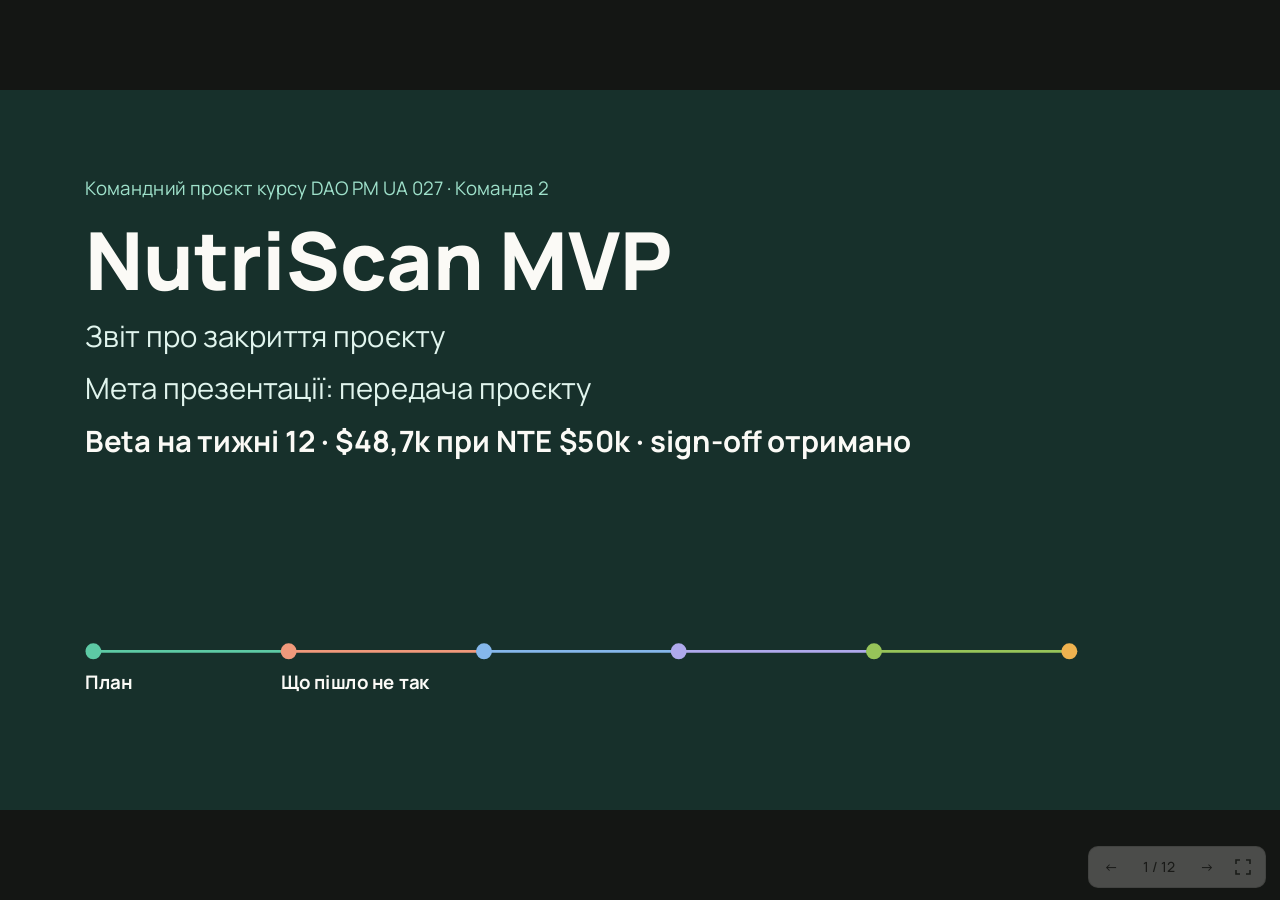
<file: nutriscan/prezentatsiya/index.html>
<!doctype html>
<html lang="uk">
<head>
<meta charset="utf-8">
<meta name="viewport" content="width=device-width, initial-scale=1">
<meta name="robots" content="noindex">
<meta name="description" content="Фінальна презентація проєкту NutriScan MVP: план, криза на 8-му тижні, рішення, trade-offs, результат і рекомендації.">

<title>NutriScan MVP: фінальна презентація</title>
<link rel="preconnect" href="https://fonts.googleapis.com">
<link rel="stylesheet" href="https://fonts.googleapis.com/css2?family=Manrope:wght@400..800&display=swap">
<style>
html,body{margin:0;height:100%;background:#141614;overflow:hidden}
#stage{position:absolute;left:0;top:0;width:1920px;height:1080px;transform-origin:0 0;overflow:hidden;background:#FBFAF6}
section{position:absolute;inset:0;width:1920px;height:1080px;box-sizing:border-box}
section:not(.on){display:none!important}
section *{box-sizing:border-box;margin:0}
section div:not([style*="display:flex"]):not([style*="display:grid"]){display:flex;flex-direction:column}
section div{min-width:0}
h1{font-size:96px;font-weight:600;line-height:1.1}h2{font-size:64px;font-weight:600;line-height:1.15}h3{font-size:44px;font-weight:600;line-height:1.2}p{font-size:32px;line-height:1.4}
ul{padding-left:1.2em}
table{border-collapse:collapse;table-layout:fixed}
th,td{padding:.35em .6em;text-align:left;border-bottom:1px solid #d3d1c7;vertical-align:top;line-height:1.3}
th{font-weight:700;border-bottom:2px solid #2b2a26}
x-shape{display:block}
x-shape[kind=diamond]{clip-path:polygon(50% 0,100% 50%,50% 100%,0 50%)}
x-shape[kind=arrow-right]{clip-path:polygon(0 30%,60% 30%,60% 0,100% 50%,60% 100%,60% 70%,0 70%)}
.hidden-build{visibility:hidden}
#ui{position:fixed;right:14px;bottom:12px;display:flex;align-items:center;gap:6px;font:500 14px/1 'Manrope',Arial,sans-serif;color:#2B2A26;background:rgba(251,250,246,.86);border:1px solid rgba(43,42,38,.18);border-radius:10px;padding:5px 7px;opacity:.28;transition:opacity .2s}
#ui:hover,#ui:focus-within{opacity:1}
#ui button{all:unset;cursor:pointer;min-width:30px;height:30px;text-align:center;border-radius:7px;line-height:30px}
#ui button:hover{background:rgba(43,42,38,.1)}
#ui button:focus-visible{outline:2px solid #1F6FB8}
#count{min-width:54px;text-align:center}
</style>
</head>
<body>
<main id="stage">
<section id="cover" data-transition="fade" style="background:#17302B;color:#FBFAF6;font-family:'Manrope', Arial, sans-serif;padding:128px;display:flex;flex-direction:column;gap:48px">
<div style="display:flex;flex-direction:column;gap:24px">
<p style="font-size:28px;color:#9FE1CB">Командний проєкт курсу DAO PM UA 027 · Команда 2</p>
<h1 style="font-size:120px;font-weight:800;line-height:1.05;color:#FBFAF6">NutriScan MVP</h1>
<p style="font-size:44px;line-height:1.25;color:#E1F5EE">Звіт про закриття проєкту</p>
<p style="font-size:44px;line-height:1.25;color:#E1F5EE">Мета презентації: передача проєкту</p>
<p style="font-size:44px;font-weight:700;line-height:1.25;color:#FBFAF6">Beta на тижні 12 · $48,7k при NTE $50k · sign-off отримано</p>
</div>
<iframe title="Анімація" style="position:absolute;left:128px;top:822px;width:1664px;height:40px;border:0" srcdoc="&lt;!doctype html&gt;&lt;html&gt;&lt;head&gt;&lt;style&gt;html,body{margin:0;height:100%;background:transparent;overflow:hidden}svg{display:block;width:100%;height:100%;overflow:visible}.g{transform-box:fill-box;transform-origin:left center}.c{transform-box:fill-box;transform-origin:center}&lt;/style&gt;&lt;/head&gt;&lt;body&gt;&lt;svg viewBox=&quot;0 0 1664 40&quot; fill=&quot;none&quot;&gt;&lt;path pathLength=&quot;1&quot; stroke-dasharray=&quot;1&quot; d=&quot;M12 20H305&quot; stroke=&quot;#5DCAA5&quot; stroke-width=&quot;4&quot; data-k=&quot;l&quot; data-d=&quot;500&quot; data-t=&quot;450&quot;/&gt;&lt;path pathLength=&quot;1&quot; stroke-dasharray=&quot;1&quot; d=&quot;M305 20H598&quot; stroke=&quot;#F0997B&quot; stroke-width=&quot;4&quot; data-k=&quot;l&quot; data-d=&quot;950&quot; data-t=&quot;450&quot;/&gt;&lt;path pathLength=&quot;1&quot; stroke-dasharray=&quot;1&quot; d=&quot;M598 20H890&quot; stroke=&quot;#85B7EB&quot; stroke-width=&quot;4&quot; data-k=&quot;l&quot; data-d=&quot;1400&quot; data-t=&quot;450&quot;/&gt;&lt;path pathLength=&quot;1&quot; stroke-dasharray=&quot;1&quot; d=&quot;M890 20H1183&quot; stroke=&quot;#AFA9EC&quot; stroke-width=&quot;4&quot; data-k=&quot;l&quot; data-d=&quot;1850&quot; data-t=&quot;450&quot;/&gt;&lt;path pathLength=&quot;1&quot; stroke-dasharray=&quot;1&quot; d=&quot;M1183 20H1476&quot; stroke=&quot;#97C459&quot; stroke-width=&quot;4&quot; data-k=&quot;l&quot; data-d=&quot;2300&quot; data-t=&quot;450&quot;/&gt;&lt;circle class=&quot;c&quot; cx=&quot;12&quot; cy=&quot;20&quot; r=&quot;12&quot; fill=&quot;#5DCAA5&quot; data-k=&quot;p&quot; data-d=&quot;350&quot; data-t=&quot;300&quot;/&gt;&lt;circle class=&quot;c&quot; cx=&quot;305&quot; cy=&quot;20&quot; r=&quot;12&quot; fill=&quot;#F0997B&quot; data-k=&quot;p&quot; data-d=&quot;850&quot; data-t=&quot;300&quot;/&gt;&lt;circle class=&quot;c&quot; cx=&quot;598&quot; cy=&quot;20&quot; r=&quot;12&quot; fill=&quot;#85B7EB&quot; data-k=&quot;p&quot; data-d=&quot;1300&quot; data-t=&quot;300&quot;/&gt;&lt;circle class=&quot;c&quot; cx=&quot;890&quot; cy=&quot;20&quot; r=&quot;12&quot; fill=&quot;#AFA9EC&quot; data-k=&quot;p&quot; data-d=&quot;1750&quot; data-t=&quot;300&quot;/&gt;&lt;circle class=&quot;c&quot; cx=&quot;1183&quot; cy=&quot;20&quot; r=&quot;12&quot; fill=&quot;#97C459&quot; data-k=&quot;p&quot; data-d=&quot;2200&quot; data-t=&quot;300&quot;/&gt;&lt;circle class=&quot;c&quot; cx=&quot;1476&quot; cy=&quot;20&quot; r=&quot;12&quot; fill=&quot;#EFB24F&quot; data-k=&quot;p&quot; data-d=&quot;2650&quot; data-t=&quot;300&quot;/&gt;&lt;/svg&gt;&lt;script&gt;
var A=[].slice.call(document.querySelectorAll(&#x27;[data-k]&#x27;));
var K={g:[{transform:&#x27;scaleX(0)&#x27;},{transform:&#x27;scaleX(1)&#x27;}],p:[{transform:&#x27;scale(0)&#x27;,opacity:0},{transform:&#x27;scale(1)&#x27;,opacity:1}],l:[{strokeDashoffset:1},{strokeDashoffset:0}],f:[{opacity:0},{opacity:1}]};
function play(){A.forEach(function(e){e.getAnimations().forEach(function(a){a.cancel()});var f=e.dataset.f?JSON.parse(e.dataset.f):K[e.dataset.k];e.animate(f,{delay:+e.dataset.d,duration:+e.dataset.t,fill:&#x27;backwards&#x27;,easing:e.dataset.e||&#x27;cubic-bezier(.2,.8,.2,1)&#x27;})})}
var on=false;new IntersectionObserver(function(x){var v=x[x.length-1].isIntersecting;if(v&amp;&amp;!on)play();on=v}).observe(document.documentElement);
&lt;/script&gt;&lt;/body&gt;&lt;/html&gt;"></iframe>
<div data-build-in="fade 1 auto" style="position:absolute;left:128px;top:868px;width:200px;display:flex;flex-direction:column;gap:8px"><p style="font-size:28px;font-weight:700;color:#FBFAF6">План</p></div>
<div data-build-in="fade 2 auto" style="position:absolute;left:421px;top:868px;width:280px;display:flex;flex-direction:column;gap:8px"><p style="font-size:28px;font-weight:700;color:#FBFAF6">Що пішло не так</p></div>
<div data-build-in="fade 3 auto" style="position:absolute;left:714px;top:868px;width:280px;display:flex;flex-direction:column;gap:8px"><p style="font-size:28px;font-weight:700;color:#FBFAF6">Рішення</p></div>
<div data-build-in="fade 4 auto" style="position:absolute;left:1006px;top:868px;width:280px;display:flex;flex-direction:column;gap:8px"><p style="font-size:28px;font-weight:700;color:#FBFAF6">Trade-offs</p></div>
<div data-build-in="fade 5 auto" style="position:absolute;left:1299px;top:868px;width:280px;display:flex;flex-direction:column;gap:8px"><p style="font-size:28px;font-weight:700;color:#FBFAF6">Результат</p></div>
<div data-build-in="fade 6 auto" style="position:absolute;left:1592px;top:868px;width:200px;display:flex;flex-direction:column;gap:8px"><p style="font-size:28px;font-weight:700;color:#FBFAF6">Рекомендації</p></div>

</section>
<section id="baseline" data-transition="fade" style="background:#FBFAF6;color:#2B2A26;font-family:'Manrope', Arial, sans-serif;padding:150px 128px 150px;display:flex;flex-direction:column;gap:28px">
<div style="position:absolute;left:128px;top:44px;width:1664px;display:flex">
<div style="flex:1;display:flex;flex-direction:column;gap:8px"><div style="display:flex;align-items:center;height:28px"><div style="width:28px;height:28px;border-radius:50%;background:#FBFAF6;border:7px solid #0F7A5F"></div><div style="flex:1;height:4px;background:#D3D1C7"></div></div><p style="font-size:24px;font-weight:700;color:#0F7A5F">План</p></div>
<div style="flex:1;display:flex;flex-direction:column;gap:8px"><div style="display:flex;align-items:center;height:28px"><div style="width:20px;height:20px;border-radius:50%;background:#D3D1C7"></div><div style="flex:1;height:4px;background:#D3D1C7"></div></div><p style="font-size:24px;color:#6F6D66">Що пішло не так</p></div>
<div style="flex:1;display:flex;flex-direction:column;gap:8px"><div style="display:flex;align-items:center;height:28px"><div style="width:20px;height:20px;border-radius:50%;background:#D3D1C7"></div><div style="flex:1;height:4px;background:#D3D1C7"></div></div><p style="font-size:24px;color:#6F6D66">Рішення</p></div>
<div style="flex:1;display:flex;flex-direction:column;gap:8px"><div style="display:flex;align-items:center;height:28px"><div style="width:20px;height:20px;border-radius:50%;background:#D3D1C7"></div><div style="flex:1;height:4px;background:#D3D1C7"></div></div><p style="font-size:24px;color:#6F6D66">Trade-offs</p></div>
<div style="flex:1;display:flex;flex-direction:column;gap:8px"><div style="display:flex;align-items:center;height:28px"><div style="width:20px;height:20px;border-radius:50%;background:#D3D1C7"></div><div style="flex:1;height:4px;background:#D3D1C7"></div></div><p style="font-size:24px;color:#6F6D66">Результат</p></div>
<div style="flex:none;width:180px;display:flex;flex-direction:column;gap:8px"><div style="display:flex;align-items:center;height:28px"><div style="width:20px;height:20px;border-radius:50%;background:#D3D1C7"></div></div><p style="font-size:24px;color:#6F6D66">Рекомендації</p></div>
</div>
<iframe title="Анімація" style="position:absolute;left:114px;top:43px;width:56px;height:30px;border:0" srcdoc="&lt;!doctype html&gt;&lt;html&gt;&lt;head&gt;&lt;style&gt;html,body{margin:0;height:100%;background:transparent;overflow:hidden}svg{display:block;width:100%;height:100%;overflow:visible}.g{transform-box:fill-box;transform-origin:left center}.c{transform-box:fill-box;transform-origin:center}&lt;/style&gt;&lt;/head&gt;&lt;body&gt;&lt;svg viewBox=&quot;0 0 56 30&quot; fill=&quot;none&quot;&gt;&lt;g data-k=&quot;t&quot; data-d=&quot;250&quot; data-t=&quot;1500&quot; data-e=&quot;cubic-bezier(.45,.05,.2,1)&quot; data-f=&#x27;[{&quot;transform&quot;:&quot;translateX(-90px)&quot;},{&quot;transform&quot;:&quot;translateX(0px)&quot;}]&#x27;&gt;&lt;rect x=&quot;1&quot; y=&quot;3&quot; width=&quot;54&quot; height=&quot;22&quot; rx=&quot;8&quot; fill=&quot;#0F7A5F&quot;/&gt;&lt;rect x=&quot;8&quot; y=&quot;8&quot; width=&quot;11&quot; height=&quot;8&quot; rx=&quot;2&quot; fill=&quot;#FBFAF6&quot;/&gt;&lt;rect x=&quot;23&quot; y=&quot;8&quot; width=&quot;11&quot; height=&quot;8&quot; rx=&quot;2&quot; fill=&quot;#FBFAF6&quot;/&gt;&lt;rect x=&quot;38&quot; y=&quot;8&quot; width=&quot;11&quot; height=&quot;8&quot; rx=&quot;2&quot; fill=&quot;#FBFAF6&quot;/&gt;&lt;circle cx=&quot;14&quot; cy=&quot;26&quot; r=&quot;3.5&quot; fill=&quot;#2B2A26&quot;/&gt;&lt;circle cx=&quot;42&quot; cy=&quot;26&quot; r=&quot;3.5&quot; fill=&quot;#2B2A26&quot;/&gt;&lt;/g&gt;&lt;/svg&gt;&lt;script&gt;
var A=[].slice.call(document.querySelectorAll(&#x27;[data-k]&#x27;));
var K={g:[{transform:&#x27;scaleX(0)&#x27;},{transform:&#x27;scaleX(1)&#x27;}],p:[{transform:&#x27;scale(0)&#x27;,opacity:0},{transform:&#x27;scale(1)&#x27;,opacity:1}],l:[{strokeDashoffset:1},{strokeDashoffset:0}],f:[{opacity:0},{opacity:1}]};
function play(){A.forEach(function(e){e.getAnimations().forEach(function(a){a.cancel()});var f=e.dataset.f?JSON.parse(e.dataset.f):K[e.dataset.k];e.animate(f,{delay:+e.dataset.d,duration:+e.dataset.t,fill:&#x27;backwards&#x27;,easing:e.dataset.e||&#x27;cubic-bezier(.2,.8,.2,1)&#x27;})})}
var on=false;new IntersectionObserver(function(x){var v=x[x.length-1].isIntersecting;if(v&amp;&amp;!on)play();on=v}).observe(document.documentElement);
&lt;/script&gt;&lt;/body&gt;&lt;/html&gt;"></iframe>
<div style="display:flex;flex-direction:column;gap:8px">
<p style="font-size:24px;font-weight:700;color:#0F7A5F">План</p>
<h2 style="font-size:56px;font-weight:700;line-height:1.15;color:#2B2A26">Базовий план: проти чого міряємо результат</h2>
</div>
<div data-build-in="rise 1 auto" style="position:absolute;left:128px;top:284px;width:398px;height:304px;background:#F1EFE8;border-radius:16px;padding:26px;display:flex;flex-direction:column;gap:8px"><p style="font-size:24px;font-weight:700;color:#4A4944">Scope</p><p style="font-size:56px;font-weight:800;line-height:1.15;color:#0F7A5F;white-space:nowrap">7 пунктів</p><p style="font-size:28px;line-height:1.35;color:#4A4944">Approved MVP Scope v1. Штрихкод поза scope.</p></div>
<div data-build-in="rise 1 auto" style="position:absolute;left:550px;top:284px;width:398px;height:304px;background:#F1EFE8;border-radius:16px;padding:26px;display:flex;flex-direction:column;gap:8px"><p style="font-size:24px;font-weight:700;color:#4A4944">Строк</p><p style="font-size:56px;font-weight:800;line-height:1.15;color:#0F7A5F;white-space:nowrap">Тиждень 12</p><p style="font-size:28px;line-height:1.35;color:#4A4944">Beta. Code freeze наприкінці тижня 11, демо на тижні 13.</p></div>
<div data-build-in="rise 1 auto" style="position:absolute;left:972px;top:284px;width:398px;height:304px;background:#F1EFE8;border-radius:16px;padding:26px;display:flex;flex-direction:column;gap:8px"><p style="font-size:24px;font-weight:700;color:#4A4944">Вартість</p><p style="font-size:56px;font-weight:800;line-height:1.15;color:#0F7A5F;white-space:nowrap">$46 225</p><p style="font-size:28px;line-height:1.35;color:#4A4944">Base. Резерв $3 775, стеля NTE $50 000.</p></div>
<div data-build-in="rise 1 auto" style="position:absolute;left:1394px;top:284px;width:398px;height:304px;background:#F1EFE8;border-radius:16px;padding:26px;display:flex;flex-direction:column;gap:8px"><p style="font-size:24px;font-weight:700;color:#4A4944">Критерії закриття</p><p style="font-size:56px;font-weight:800;line-height:1.15;color:#0F7A5F;white-space:nowrap">6</p><p style="font-size:28px;line-height:1.35;color:#4A4944">Цілі й результати, за якими приймаємо проєкт.</p></div>
<div style="position:absolute;left:128px;top:616px;width:1664px;height:36px;display:flex;align-items:center"><p style="flex:none;width:240px;font-size:24px;line-height:1.2;color:#4A4944;white-space:nowrap">Етап</p><div style="flex:none;width:1424px;display:flex"><div style="flex:none;width:438px;background:#E6F1FB;padding:2px 12px"><p style="font-size:24px;line-height:1.2;color:#0C447C;white-space:nowrap">Основа</p></div><div style="flex:none;width:548px;background:#E1F5EE;padding:2px 12px"><p style="font-size:24px;line-height:1.2;color:#085041;white-space:nowrap">Сканування</p></div><div style="flex:none;width:329px;background:#FAECE7;padding:2px 12px"><p style="font-size:24px;line-height:1.2;color:#712B13;white-space:nowrap">Завершення</p></div><div style="flex:none;width:109px;background:#F1EFE8;padding:2px 12px"><p style="font-size:24px;line-height:1.2;color:#2B2A26;white-space:nowrap">Демо</p></div></div></div>
<div style="position:absolute;left:128px;top:654px;width:1664px;height:34px;display:flex;align-items:center"><p style="flex:none;width:240px;font-size:24px;line-height:1.2;color:#4A4944;white-space:nowrap">Тиждень</p><div style="flex:none;width:1424px;display:grid;grid-template-columns:repeat(13, 1fr)"><p style="font-size:24px;text-align:center;color:#6F6D66">1</p><p style="font-size:24px;text-align:center;color:#6F6D66">2</p><p style="font-size:24px;text-align:center;color:#6F6D66">3</p><p style="font-size:24px;text-align:center;color:#6F6D66">4</p><p style="font-size:24px;text-align:center;color:#6F6D66">5</p><p style="font-size:24px;text-align:center;color:#6F6D66">6</p><p style="font-size:24px;text-align:center;color:#6F6D66">7</p><p style="font-size:24px;text-align:center;color:#6F6D66">8</p><p style="font-size:24px;text-align:center;color:#6F6D66">9</p><p style="font-size:24px;text-align:center;color:#6F6D66">10</p><p style="font-size:24px;text-align:center;color:#6F6D66">11</p><p style="font-size:24px;text-align:center;color:#6F6D66">12</p><p style="font-size:24px;text-align:center;color:#6F6D66">13</p></div></div>
<div style="position:absolute;left:128px;top:692px;width:1664px;height:40px;display:flex;align-items:center"><p style="flex:none;width:240px;font-size:24px;line-height:1.2;color:#4A4944;white-space:nowrap">Критичний шлях</p></div>
<div style="position:absolute;left:128px;top:732px;width:1664px;height:40px;display:flex;align-items:center"><p style="flex:none;width:240px;font-size:24px;line-height:1.2;color:#4A4944;white-space:nowrap">Буфери</p></div>
<div style="position:absolute;left:128px;top:772px;width:1664px;height:40px;display:flex;align-items:center"><p style="flex:none;width:240px;font-size:24px;line-height:1.2;color:#4A4944;white-space:nowrap">Віхи</p></div>
<iframe title="Анімація" style="position:absolute;left:368px;top:692px;width:1424px;height:120px;border:0" srcdoc="&lt;!doctype html&gt;&lt;html&gt;&lt;head&gt;&lt;style&gt;html,body{margin:0;height:100%;background:transparent;overflow:hidden}svg{display:block;width:100%;height:100%;overflow:visible}.g{transform-box:fill-box;transform-origin:left center}.c{transform-box:fill-box;transform-origin:center}&lt;/style&gt;&lt;/head&gt;&lt;body&gt;&lt;svg viewBox=&quot;0 0 1424 120&quot; fill=&quot;none&quot;&gt;
&lt;rect class=&quot;g&quot; x=&quot;0&quot; y=&quot;8&quot; width=&quot;723&quot; height=&quot;24&quot; rx=&quot;4&quot; fill=&quot;#C2452A&quot; data-k=&quot;g&quot; data-d=&quot;900&quot; data-t=&quot;1000&quot;/&gt;
&lt;path pathLength=&quot;1&quot; stroke-dasharray=&quot;1&quot; d=&quot;M723 20H735&quot; stroke=&quot;#C2452A&quot; stroke-width=&quot;3&quot; data-k=&quot;l&quot; data-d=&quot;1900&quot; data-t=&quot;150&quot;/&gt;
&lt;rect class=&quot;g&quot; x=&quot;735&quot; y=&quot;8&quot; width=&quot;470&quot; height=&quot;24&quot; rx=&quot;4&quot; fill=&quot;#C2452A&quot; data-k=&quot;g&quot; data-d=&quot;2050&quot; data-t=&quot;900&quot;/&gt;
&lt;rect class=&quot;c&quot; x=&quot;504&quot; y=&quot;48&quot; width=&quot;219&quot; height=&quot;24&quot; rx=&quot;4&quot; fill=&quot;#EFB24F&quot; data-k=&quot;p&quot; data-d=&quot;3000&quot; data-t=&quot;300&quot;/&gt;
&lt;rect class=&quot;c&quot; x=&quot;1205&quot; y=&quot;48&quot; width=&quot;110&quot; height=&quot;24&quot; rx=&quot;4&quot; fill=&quot;#EFB24F&quot; data-k=&quot;p&quot; data-d=&quot;3240&quot; data-t=&quot;300&quot;/&gt;
&lt;path class=&quot;c&quot; d=&quot;M394 89L405 100L394 111L383 100Z&quot; fill=&quot;#2B2A26&quot; data-k=&quot;p&quot; data-d=&quot;3450&quot; data-t=&quot;250&quot;/&gt;
&lt;path class=&quot;c&quot; d=&quot;M1205 89L1216 100L1205 111L1194 100Z&quot; fill=&quot;#2B2A26&quot; data-k=&quot;p&quot; data-d=&quot;3560&quot; data-t=&quot;250&quot;/&gt;
&lt;path class=&quot;c&quot; d=&quot;M1315 89L1326 100L1315 111L1304 100Z&quot; fill=&quot;#2B2A26&quot; data-k=&quot;p&quot; data-d=&quot;3670&quot; data-t=&quot;250&quot;/&gt;
&lt;path class=&quot;c&quot; d=&quot;M1392 89L1403 100L1392 111L1381 100Z&quot; fill=&quot;#2B2A26&quot; data-k=&quot;p&quot; data-d=&quot;3780&quot; data-t=&quot;250&quot;/&gt;
&lt;/svg&gt;&lt;script&gt;
var A=[].slice.call(document.querySelectorAll(&#x27;[data-k]&#x27;));
var K={g:[{transform:&#x27;scaleX(0)&#x27;},{transform:&#x27;scaleX(1)&#x27;}],p:[{transform:&#x27;scale(0)&#x27;,opacity:0},{transform:&#x27;scale(1)&#x27;,opacity:1}],l:[{strokeDashoffset:1},{strokeDashoffset:0}],f:[{opacity:0},{opacity:1}]};
function play(){A.forEach(function(e){e.getAnimations().forEach(function(a){a.cancel()});var f=e.dataset.f?JSON.parse(e.dataset.f):K[e.dataset.k];e.animate(f,{delay:+e.dataset.d,duration:+e.dataset.t,fill:&#x27;backwards&#x27;,easing:e.dataset.e||&#x27;cubic-bezier(.2,.8,.2,1)&#x27;})})}
var on=false;new IntersectionObserver(function(x){var v=x[x.length-1].isIntersecting;if(v&amp;&amp;!on)play();on=v}).observe(document.documentElement);
&lt;/script&gt;&lt;/body&gt;&lt;/html&gt;"></iframe>
<p style="position:absolute;left:380px;top:699px;width:400px;font-size:24px;line-height:1.1;color:#FBFAF6;white-space:nowrap">OCR/ML-парсинг</p>
<p style="position:absolute;left:1115px;top:699px;width:440px;font-size:24px;line-height:1.1;color:#FBFAF6;white-space:nowrap">Mobile-ланцюг</p>
<p style="position:absolute;left:712px;top:812px;width:100px;font-size:24px;text-align:center;color:#4A4944">Design</p>
<p style="position:absolute;left:1523px;top:812px;width:100px;font-size:24px;text-align:center;color:#4A4944">Freeze</p>
<p style="position:absolute;left:1633px;top:812px;width:100px;font-size:24px;text-align:center;color:#4A4944">Beta</p>
<p style="position:absolute;left:1710px;top:812px;width:100px;font-size:24px;text-align:center;color:#4A4944">Demo</p>

</section>
<section id="plan-gantt" data-transition="fade" style="background:#FBFAF6;color:#2B2A26;font-family:'Manrope', Arial, sans-serif;padding:150px 128px 150px;display:flex;flex-direction:column;gap:28px">
<div style="position:absolute;left:128px;top:44px;width:1664px;display:flex">
<div style="flex:1;display:flex;flex-direction:column;gap:8px"><div style="display:flex;align-items:center;height:28px"><div style="width:28px;height:28px;border-radius:50%;background:#FBFAF6;border:7px solid #0F7A5F"></div><div style="flex:1;height:4px;background:#D3D1C7"></div></div><p style="font-size:24px;font-weight:700;color:#0F7A5F">План</p></div>
<div style="flex:1;display:flex;flex-direction:column;gap:8px"><div style="display:flex;align-items:center;height:28px"><div style="width:20px;height:20px;border-radius:50%;background:#D3D1C7"></div><div style="flex:1;height:4px;background:#D3D1C7"></div></div><p style="font-size:24px;color:#6F6D66">Що пішло не так</p></div>
<div style="flex:1;display:flex;flex-direction:column;gap:8px"><div style="display:flex;align-items:center;height:28px"><div style="width:20px;height:20px;border-radius:50%;background:#D3D1C7"></div><div style="flex:1;height:4px;background:#D3D1C7"></div></div><p style="font-size:24px;color:#6F6D66">Рішення</p></div>
<div style="flex:1;display:flex;flex-direction:column;gap:8px"><div style="display:flex;align-items:center;height:28px"><div style="width:20px;height:20px;border-radius:50%;background:#D3D1C7"></div><div style="flex:1;height:4px;background:#D3D1C7"></div></div><p style="font-size:24px;color:#6F6D66">Trade-offs</p></div>
<div style="flex:1;display:flex;flex-direction:column;gap:8px"><div style="display:flex;align-items:center;height:28px"><div style="width:20px;height:20px;border-radius:50%;background:#D3D1C7"></div><div style="flex:1;height:4px;background:#D3D1C7"></div></div><p style="font-size:24px;color:#6F6D66">Результат</p></div>
<div style="flex:none;width:180px;display:flex;flex-direction:column;gap:8px"><div style="display:flex;align-items:center;height:28px"><div style="width:20px;height:20px;border-radius:50%;background:#D3D1C7"></div></div><p style="font-size:24px;color:#6F6D66">Рекомендації</p></div>
</div>
<div style="display:flex;flex-direction:column;gap:8px">
<p style="font-size:24px;font-weight:700;color:#0F7A5F">План</p>
<h2 style="font-size:56px;font-weight:700;line-height:1.15;color:#2B2A26">Критичний шлях: OCR/ML → Mobile → реліз</h2>
</div>
<div style="position:absolute;left:128px;top:276px;width:1664px;display:flex;flex-direction:column">
<div style="display:flex;height:40px;align-items:center"><p style="flex:none;width:340px;font-size:24px;color:#6F6D66">Етап</p><div style="flex:none;width:1324px;display:flex"><div style="flex:none;width:407px;background:#E6F1FB;padding:2px 12px"><p style="font-size:24px;line-height:1.2;color:#0C447C;white-space:nowrap">Основа</p></div><div style="flex:none;width:509px;background:#E1F5EE;padding:2px 12px"><p style="font-size:24px;line-height:1.2;color:#085041;white-space:nowrap">Сканування</p></div><div style="flex:none;width:306px;background:#FAECE7;padding:2px 12px"><p style="font-size:24px;line-height:1.2;color:#712B13;white-space:nowrap">Завершення</p></div><div style="flex:none;width:102px;background:#F1EFE8;padding:2px 8px"><p style="font-size:24px;line-height:1.2;color:#2B2A26;white-space:nowrap">Демо</p></div></div></div>
<div style="display:flex;height:36px;align-items:center"><p style="flex:none;width:340px;font-size:24px;color:#6F6D66">Тиждень</p><div style="flex:none;width:1324px;display:grid;grid-template-columns:repeat(13, 1fr)"><p style="font-size:24px;text-align:center;color:#6F6D66">1</p><p style="font-size:24px;text-align:center;color:#6F6D66">2</p><p style="font-size:24px;text-align:center;color:#6F6D66">3</p><p style="font-size:24px;text-align:center;color:#6F6D66">4</p><p style="font-size:24px;text-align:center;color:#6F6D66">5</p><p style="font-size:24px;text-align:center;color:#6F6D66">6</p><p style="font-size:24px;text-align:center;color:#6F6D66">7</p><p style="font-size:24px;text-align:center;color:#6F6D66">8</p><p style="font-size:24px;text-align:center;color:#6F6D66">9</p><p style="font-size:24px;text-align:center;color:#6F6D66">10</p><p style="font-size:24px;text-align:center;color:#6F6D66">11</p><p style="font-size:24px;text-align:center;color:#6F6D66">12</p><p style="font-size:24px;text-align:center;color:#6F6D66">13</p></div></div>
<div style="display:flex;height:40px;align-items:center"><p style="flex:none;width:340px;font-size:24px;line-height:1.2;white-space:nowrap">UX/UI, confidence-UI</p></div>
<div style="display:flex;height:40px;align-items:center"><p style="flex:none;width:340px;font-size:24px;line-height:1.2;white-space:nowrap">Backend: auth, analytics</p></div>
<div style="display:flex;height:40px;align-items:center"><p style="flex:none;width:340px;font-size:24px;line-height:1.2;white-space:nowrap">Backend: API, Daily Log</p></div>
<div style="display:flex;height:40px;align-items:center"><p style="flex:none;width:340px;font-size:24px;line-height:1.2;white-space:nowrap">Онбординг + sign-in</p></div>
<div style="display:flex;height:40px;align-items:center"><p style="flex:none;width:340px;font-size:24px;font-weight:700;line-height:1.2;white-space:nowrap;color:#B23A1F">OCR/ML-парсинг</p></div>
<div style="display:flex;height:40px;align-items:center"><p style="flex:none;width:340px;font-size:24px;font-weight:700;line-height:1.2;white-space:nowrap;color:#B23A1F">Камера + обробка фото</p></div>
<div style="display:flex;height:40px;align-items:center"><p style="flex:none;width:340px;font-size:24px;font-weight:700;line-height:1.2;white-space:nowrap;color:#B23A1F">Екран результату</p></div>
<div style="display:flex;height:40px;align-items:center"><p style="flex:none;width:340px;font-size:24px;font-weight:700;line-height:1.2;white-space:nowrap;color:#B23A1F">Порції + Daily Log</p></div>
<div style="display:flex;height:40px;align-items:center"><p style="flex:none;width:340px;font-size:24px;font-weight:700;line-height:1.2;white-space:nowrap;color:#B23A1F">Ітерація iOS + Android</p></div>
<div style="display:flex;height:40px;align-items:center"><p style="flex:none;width:340px;font-size:24px;font-weight:700;line-height:1.2;white-space:nowrap;color:#B23A1F">QA: тести й виконання</p></div>
<div style="display:flex;height:40px;align-items:center"><p style="flex:none;width:340px;font-size:24px;line-height:1.2;white-space:nowrap">Координація + вимоги</p></div>
<div style="display:flex;height:40px;align-items:center"><p style="flex:none;width:340px;font-size:24px;line-height:1.2;white-space:nowrap">Буфери</p></div>
<div style="display:flex;height:40px;align-items:center"><p style="flex:none;width:340px;font-size:24px;line-height:1.2;white-space:nowrap">Віхи</p></div>
<div style="display:flex;height:40px;align-items:center"><div style="flex:none;width:340px"></div><div style="flex:none;width:1324px;display:flex"><div style="flex:none;width:322px"></div><p style="flex:none;width:90px;font-size:24px;line-height:1.2;white-space:nowrap;color:#4A4944">Design</p><div style="flex:none;width:665px"></div><p style="flex:none;width:90px;font-size:24px;line-height:1.2;white-space:nowrap;color:#4A4944">Freeze</p><div style="flex:none;width:26px"></div><p style="flex:none;width:60px;font-size:24px;line-height:1.2;white-space:nowrap;color:#4A4944">Beta</p><p style="flex:none;width:71px;font-size:24px;line-height:1.2;white-space:nowrap;text-align:right;color:#4A4944">Demo</p></div></div>
</div>
<iframe title="Анімація" style="position:absolute;left:468px;top:352px;width:1324px;height:520px;border:0" srcdoc="&lt;!doctype html&gt;&lt;html&gt;&lt;head&gt;&lt;style&gt;html,body{margin:0;height:100%;background:transparent;overflow:hidden}svg{display:block;width:100%;height:100%}.g{transform-box:fill-box;transform-origin:left center}.c{transform-box:fill-box;transform-origin:center}&lt;/style&gt;&lt;/head&gt;&lt;body&gt;&lt;svg viewBox=&quot;0 0 1324 520&quot; fill=&quot;none&quot;&gt;
&lt;rect class=&quot;g&quot; x=&quot;0&quot; y=&quot;9&quot; width=&quot;367&quot; height=&quot;22&quot; rx=&quot;4&quot; fill=&quot;#9CC4EA&quot; data-k=&quot;g&quot; data-d=&quot;400&quot; data-t=&quot;300&quot;/&gt;
&lt;rect class=&quot;g&quot; x=&quot;0&quot; y=&quot;49&quot; width=&quot;163&quot; height=&quot;22&quot; rx=&quot;4&quot; fill=&quot;#9CC4EA&quot; data-k=&quot;g&quot; data-d=&quot;700&quot; data-t=&quot;300&quot;/&gt;
&lt;rect class=&quot;g&quot; x=&quot;143&quot; y=&quot;89&quot; width=&quot;244&quot; height=&quot;22&quot; rx=&quot;4&quot; fill=&quot;#9CC4EA&quot; data-k=&quot;g&quot; data-d=&quot;1000&quot; data-t=&quot;300&quot;/&gt;
&lt;rect class=&quot;g&quot; x=&quot;367&quot; y=&quot;129&quot; width=&quot;102&quot; height=&quot;22&quot; rx=&quot;4&quot; fill=&quot;#9CC4EA&quot; data-k=&quot;g&quot; data-d=&quot;1300&quot; data-t=&quot;300&quot;/&gt;
&lt;rect class=&quot;g&quot; x=&quot;0&quot; y=&quot;169&quot; width=&quot;672&quot; height=&quot;22&quot; rx=&quot;4&quot; fill=&quot;#C2452A&quot; data-k=&quot;g&quot; data-d=&quot;1600&quot; data-t=&quot;1000&quot;/&gt;
&lt;path pathLength=&quot;1&quot; stroke-dasharray=&quot;1&quot; d=&quot;M678 191V209&quot; stroke=&quot;#C2452A&quot; stroke-width=&quot;3&quot; data-k=&quot;l&quot; data-d=&quot;2600&quot; data-t=&quot;100&quot;/&gt;
&lt;rect class=&quot;g&quot; x=&quot;672&quot; y=&quot;209&quot; width=&quot;143&quot; height=&quot;22&quot; rx=&quot;4&quot; fill=&quot;#C2452A&quot; data-k=&quot;g&quot; data-d=&quot;2700&quot; data-t=&quot;260&quot;/&gt;
&lt;path pathLength=&quot;1&quot; stroke-dasharray=&quot;1&quot; d=&quot;M800 231V249&quot; stroke=&quot;#C2452A&quot; stroke-width=&quot;3&quot; data-k=&quot;l&quot; data-d=&quot;2960&quot; data-t=&quot;100&quot;/&gt;
&lt;rect class=&quot;g&quot; x=&quot;794&quot; y=&quot;249&quot; width=&quot;143&quot; height=&quot;22&quot; rx=&quot;4&quot; fill=&quot;#C2452A&quot; data-k=&quot;g&quot; data-d=&quot;3060&quot; data-t=&quot;260&quot;/&gt;
&lt;path pathLength=&quot;1&quot; stroke-dasharray=&quot;1&quot; d=&quot;M943 271V289&quot; stroke=&quot;#C2452A&quot; stroke-width=&quot;3&quot; data-k=&quot;l&quot; data-d=&quot;3320&quot; data-t=&quot;100&quot;/&gt;
&lt;rect class=&quot;g&quot; x=&quot;937&quot; y=&quot;289&quot; width=&quot;122&quot; height=&quot;22&quot; rx=&quot;4&quot; fill=&quot;#C2452A&quot; data-k=&quot;g&quot; data-d=&quot;3420&quot; data-t=&quot;260&quot;/&gt;
&lt;path pathLength=&quot;1&quot; stroke-dasharray=&quot;1&quot; d=&quot;M1045 311V329&quot; stroke=&quot;#C2452A&quot; stroke-width=&quot;3&quot; data-k=&quot;l&quot; data-d=&quot;3680&quot; data-t=&quot;100&quot;/&gt;
&lt;rect class=&quot;g&quot; x=&quot;1039&quot; y=&quot;329&quot; width=&quot;81&quot; height=&quot;22&quot; rx=&quot;4&quot; fill=&quot;#C2452A&quot; data-k=&quot;g&quot; data-d=&quot;3780&quot; data-t=&quot;260&quot;/&gt;
&lt;path pathLength=&quot;1&quot; stroke-dasharray=&quot;1&quot; d=&quot;M1114 351V369&quot; stroke=&quot;#C2452A&quot; stroke-width=&quot;3&quot; data-k=&quot;l&quot; data-d=&quot;4040&quot; data-t=&quot;100&quot;/&gt;
&lt;rect class=&quot;g&quot; x=&quot;713&quot; y=&quot;369&quot; width=&quot;407&quot; height=&quot;22&quot; rx=&quot;4&quot; fill=&quot;#C2452A&quot; data-k=&quot;g&quot; data-d=&quot;4140&quot; data-t=&quot;500&quot;/&gt;
&lt;rect class=&quot;g&quot; x=&quot;0&quot; y=&quot;409&quot; width=&quot;1120&quot; height=&quot;22&quot; rx=&quot;4&quot; fill=&quot;#D3D1C7&quot; data-k=&quot;g&quot; data-d=&quot;4640&quot; data-t=&quot;400&quot;/&gt;
&lt;rect class=&quot;c&quot; x=&quot;468&quot; y=&quot;449&quot; width=&quot;204&quot; height=&quot;22&quot; rx=&quot;4&quot; fill=&quot;#EFB24F&quot; data-k=&quot;p&quot; data-d=&quot;5040&quot; data-t=&quot;320&quot;/&gt;
&lt;rect class=&quot;c&quot; x=&quot;1120&quot; y=&quot;449&quot; width=&quot;81&quot; height=&quot;22&quot; rx=&quot;4&quot; fill=&quot;#EFB24F&quot; data-k=&quot;p&quot; data-d=&quot;5190&quot; data-t=&quot;320&quot;/&gt;
&lt;path class=&quot;c&quot; d=&quot;M367 489L378 500L367 511L356 500Z&quot; fill=&quot;#2B2A26&quot; data-k=&quot;p&quot; data-d=&quot;5340&quot; data-t=&quot;260&quot;/&gt;
&lt;path class=&quot;c&quot; d=&quot;M1120 489L1131 500L1120 511L1109 500Z&quot; fill=&quot;#2B2A26&quot; data-k=&quot;p&quot; data-d=&quot;5460&quot; data-t=&quot;260&quot;/&gt;
&lt;path class=&quot;c&quot; d=&quot;M1222 489L1233 500L1222 511L1211 500Z&quot; fill=&quot;#2B2A26&quot; data-k=&quot;p&quot; data-d=&quot;5580&quot; data-t=&quot;260&quot;/&gt;
&lt;path class=&quot;c&quot; d=&quot;M1295 489L1306 500L1295 511L1284 500Z&quot; fill=&quot;#2B2A26&quot; data-k=&quot;p&quot; data-d=&quot;5700&quot; data-t=&quot;260&quot;/&gt;
&lt;/svg&gt;&lt;script&gt;
var A=[].slice.call(document.querySelectorAll(&#x27;[data-k]&#x27;));
function play(){A.forEach(function(e){e.getAnimations().forEach(function(a){a.cancel()});var k=e.dataset.k;var f=k===&#x27;l&#x27;?[{strokeDashoffset:1},{strokeDashoffset:0}]:k===&#x27;p&#x27;?[{transform:&#x27;scale(0)&#x27;,opacity:0},{transform:&#x27;scale(1)&#x27;,opacity:1}]:[{transform:&#x27;scaleX(0)&#x27;},{transform:&#x27;scaleX(1)&#x27;}];e.animate(f,{delay:+e.dataset.d,duration:+e.dataset.t,fill:&#x27;backwards&#x27;,easing:&#x27;cubic-bezier(.2,.8,.2,1)&#x27;})})}
var on=false;new IntersectionObserver(function(x){var v=x[x.length-1].isIntersecting;if(v&amp;&amp;!on)play();on=v}).observe(document.documentElement);
&lt;/script&gt;&lt;/body&gt;&lt;/html&gt;"></iframe>
<p style="position:absolute;left:128px;bottom:56px;width:1664px;font-size:24px;color:#6F6D66">Червоним: критичний шлях. Синім: інші роботи. Жовтим: буфери.</p>
</section>

<section id="wrong-t8" data-speed="0.55" data-transition="fade" style="background:#FBFAF6;color:#2B2A26;font-family:'Manrope', Arial, sans-serif;padding:150px 128px 150px;display:flex;flex-direction:column;gap:28px">
<div style="position:absolute;left:128px;top:44px;width:1664px;display:flex">
<div style="flex:1;display:flex;flex-direction:column;gap:8px"><div style="display:flex;align-items:center;height:28px"><div style="width:20px;height:20px;border-radius:50%;background:#0F7A5F"></div><div style="flex:1;height:4px;background:#0F7A5F"></div></div><p style="font-size:24px;color:#6F6D66">План</p></div>
<div style="flex:1;display:flex;flex-direction:column;gap:8px"><div style="display:flex;align-items:center;height:28px"><div style="width:28px;height:28px;border-radius:50%;background:#FBFAF6;border:7px solid #C2452A"></div><div style="flex:1;height:4px;background:#D3D1C7"></div></div><p style="font-size:24px;font-weight:700;color:#B23A1F">Що пішло не так</p></div>
<div style="flex:1;display:flex;flex-direction:column;gap:8px"><div style="display:flex;align-items:center;height:28px"><div style="width:20px;height:20px;border-radius:50%;background:#D3D1C7"></div><div style="flex:1;height:4px;background:#D3D1C7"></div></div><p style="font-size:24px;color:#6F6D66">Рішення</p></div>
<div style="flex:1;display:flex;flex-direction:column;gap:8px"><div style="display:flex;align-items:center;height:28px"><div style="width:20px;height:20px;border-radius:50%;background:#D3D1C7"></div><div style="flex:1;height:4px;background:#D3D1C7"></div></div><p style="font-size:24px;color:#6F6D66">Trade-offs</p></div>
<div style="flex:1;display:flex;flex-direction:column;gap:8px"><div style="display:flex;align-items:center;height:28px"><div style="width:20px;height:20px;border-radius:50%;background:#D3D1C7"></div><div style="flex:1;height:4px;background:#D3D1C7"></div></div><p style="font-size:24px;color:#6F6D66">Результат</p></div>
<div style="flex:none;width:180px;display:flex;flex-direction:column;gap:8px"><div style="display:flex;align-items:center;height:28px"><div style="width:20px;height:20px;border-radius:50%;background:#D3D1C7"></div></div><p style="font-size:24px;color:#6F6D66">Рекомендації</p></div>
</div>
<iframe title="Анімація" style="position:absolute;left:411px;top:43px;width:56px;height:30px;border:0" srcdoc="&lt;!doctype html&gt;&lt;html&gt;&lt;head&gt;&lt;style&gt;html,body{margin:0;height:100%;background:transparent;overflow:hidden}svg{display:block;width:100%;height:100%;overflow:visible}.g{transform-box:fill-box;transform-origin:left center}.c{transform-box:fill-box;transform-origin:center}&lt;/style&gt;&lt;/head&gt;&lt;body&gt;&lt;svg viewBox=&quot;0 0 56 30&quot; fill=&quot;none&quot;&gt;&lt;g data-k=&quot;t&quot; data-d=&quot;250&quot; data-t=&quot;1500&quot; data-e=&quot;cubic-bezier(.45,.05,.2,1)&quot; data-f=&#x27;[{&quot;transform&quot;:&quot;translateX(-297px)&quot;},{&quot;transform&quot;:&quot;translateX(0px)&quot;}]&#x27;&gt;&lt;rect x=&quot;1&quot; y=&quot;3&quot; width=&quot;54&quot; height=&quot;22&quot; rx=&quot;8&quot; fill=&quot;#C2452A&quot;/&gt;&lt;rect x=&quot;8&quot; y=&quot;8&quot; width=&quot;11&quot; height=&quot;8&quot; rx=&quot;2&quot; fill=&quot;#FBFAF6&quot;/&gt;&lt;rect x=&quot;23&quot; y=&quot;8&quot; width=&quot;11&quot; height=&quot;8&quot; rx=&quot;2&quot; fill=&quot;#FBFAF6&quot;/&gt;&lt;rect x=&quot;38&quot; y=&quot;8&quot; width=&quot;11&quot; height=&quot;8&quot; rx=&quot;2&quot; fill=&quot;#FBFAF6&quot;/&gt;&lt;circle cx=&quot;14&quot; cy=&quot;26&quot; r=&quot;3.5&quot; fill=&quot;#2B2A26&quot;/&gt;&lt;circle cx=&quot;42&quot; cy=&quot;26&quot; r=&quot;3.5&quot; fill=&quot;#2B2A26&quot;/&gt;&lt;/g&gt;&lt;/svg&gt;&lt;script&gt;
var A=[].slice.call(document.querySelectorAll(&#x27;[data-k]&#x27;));
var K={g:[{transform:&#x27;scaleX(0)&#x27;},{transform:&#x27;scaleX(1)&#x27;}],p:[{transform:&#x27;scale(0)&#x27;,opacity:0},{transform:&#x27;scale(1)&#x27;,opacity:1}],l:[{strokeDashoffset:1},{strokeDashoffset:0}],f:[{opacity:0},{opacity:1}]};
function play(){A.forEach(function(e){e.getAnimations().forEach(function(a){a.cancel()});var f=e.dataset.f?JSON.parse(e.dataset.f):K[e.dataset.k];e.animate(f,{delay:+e.dataset.d,duration:+e.dataset.t,fill:&#x27;backwards&#x27;,easing:e.dataset.e||&#x27;cubic-bezier(.2,.8,.2,1)&#x27;})})}
var on=false;new IntersectionObserver(function(x){var v=x[x.length-1].isIntersecting;if(v&amp;&amp;!on)play();on=v}).observe(document.documentElement);
&lt;/script&gt;&lt;/body&gt;&lt;/html&gt;"></iframe>
<div style="display:flex;flex-direction:column;gap:8px">
<p style="font-size:24px;font-weight:700;color:#B23A1F">Що пішло не так</p>
<h2 style="font-size:56px;font-weight:700;line-height:1.15;color:#2B2A26">Тиждень 8: відстаємо на тиждень, витрати +$2 300</h2>
</div>
<table data-build-in="rise 1 auto" style="position:absolute;left:128px;top:284px;width:1664px;font-size:32px;color:#2B2A26">
<tr><th style="width:18%">Показник</th><th style="width:27%">План</th><th style="width:30%">Факт</th><th style="width:25%">Відхилення</th></tr>
<tr><td>Графік</td><td>Спринт 4 завершено</td><td>Завершено не повністю</td><td style="color:#B23A1F">≈1 тиждень позаду</td></tr>
<tr><td>Витрати</td><td>≈$30 000</td><td>≈$32 300</td><td style="color:#B23A1F">+$2 300</td></tr>
<tr><td>OCR/ML</td><td>130 год</td><td>150 год</td><td style="color:#B23A1F">+20 год, +15%</td></tr>
<tr><td>Резерв</td><td>$3 775</td><td>$1 300 уже витрачено</td><td style="color:#B23A1F">−$1 300</td></tr>
<tr><td>Якість</td><td>Без critical-дефектів</td><td>Critical bug псує записи Daily Log</td><td style="color:#B23A1F">Блокер для beta</td></tr>
<tr><td>Scope</td><td>Затверджений MVP</td><td>Без змін, CR-007 не погоджено</td><td>Без змін</td></tr>
</table>
<div data-build-in="rise 2 auto" style="position:absolute;left:128px;top:831px;width:1664px;background:#FAECE7;border-radius:12px;padding:20px 32px"><p style="font-size:32px;line-height:1.35;color:#712B13"><b>Висновок:</b> scope не змінився, але critical bug загрожує якості й прийманню. Треба оцінити залишок робіт і вартість виправлення.</p></div>

</section>
<section id="wrong-chain" data-speed="0.55" data-transition="fade" style="background:#FBFAF6;color:#2B2A26;font-family:'Manrope', Arial, sans-serif;padding:150px 128px 150px;display:flex;flex-direction:column;gap:28px">
<div style="position:absolute;left:128px;top:44px;width:1664px;display:flex">
<div style="flex:1;display:flex;flex-direction:column;gap:8px"><div style="display:flex;align-items:center;height:28px"><div style="width:20px;height:20px;border-radius:50%;background:#0F7A5F"></div><div style="flex:1;height:4px;background:#0F7A5F"></div></div><p style="font-size:24px;color:#6F6D66">План</p></div>
<div style="flex:1;display:flex;flex-direction:column;gap:8px"><div style="display:flex;align-items:center;height:28px"><div style="width:28px;height:28px;border-radius:50%;background:#FBFAF6;border:7px solid #C2452A"></div><div style="flex:1;height:4px;background:#D3D1C7"></div></div><p style="font-size:24px;font-weight:700;color:#B23A1F">Що пішло не так</p></div>
<div style="flex:1;display:flex;flex-direction:column;gap:8px"><div style="display:flex;align-items:center;height:28px"><div style="width:20px;height:20px;border-radius:50%;background:#D3D1C7"></div><div style="flex:1;height:4px;background:#D3D1C7"></div></div><p style="font-size:24px;color:#6F6D66">Рішення</p></div>
<div style="flex:1;display:flex;flex-direction:column;gap:8px"><div style="display:flex;align-items:center;height:28px"><div style="width:20px;height:20px;border-radius:50%;background:#D3D1C7"></div><div style="flex:1;height:4px;background:#D3D1C7"></div></div><p style="font-size:24px;color:#6F6D66">Trade-offs</p></div>
<div style="flex:1;display:flex;flex-direction:column;gap:8px"><div style="display:flex;align-items:center;height:28px"><div style="width:20px;height:20px;border-radius:50%;background:#D3D1C7"></div><div style="flex:1;height:4px;background:#D3D1C7"></div></div><p style="font-size:24px;color:#6F6D66">Результат</p></div>
<div style="flex:none;width:180px;display:flex;flex-direction:column;gap:8px"><div style="display:flex;align-items:center;height:28px"><div style="width:20px;height:20px;border-radius:50%;background:#D3D1C7"></div></div><p style="font-size:24px;color:#6F6D66">Рекомендації</p></div>
</div>
<svg aria-label="Потяг на станції" width="56" height="30" viewBox="0 0 56 30" fill="none" style="position:absolute;left:411px;top:43px;width:56px;height:30px"><rect x="1" y="3" width="54" height="22" rx="8" fill="#C2452A"/><rect x="8" y="8" width="11" height="8" rx="2" fill="#FBFAF6"/><rect x="23" y="8" width="11" height="8" rx="2" fill="#FBFAF6"/><rect x="38" y="8" width="11" height="8" rx="2" fill="#FBFAF6"/><circle cx="14" cy="26" r="3.5" fill="#2B2A26"/><circle cx="42" cy="26" r="3.5" fill="#2B2A26"/></svg>
<div style="display:flex;flex-direction:column;gap:8px">
<p style="font-size:24px;font-weight:700;color:#B23A1F">Що пішло не так</p>
<h2 style="font-size:56px;font-weight:700;line-height:1.15;color:#2B2A26">Чотири удари прийшли в один ланцюг робіт</h2>
</div>
<div data-build-in="left 1 auto" style="position:absolute;left:128px;top:284px;width:261px;height:108px;background:#FAECE7;border-radius:12px;padding:16px 14px;display:flex;justify-content:center"><p style="font-size:30px;line-height:1.25;font-weight:700;color:#712B13">OCR-парсинг</p></div>
<x-shape data-build-in="left 1 auto" kind="arrow-right" style="position:absolute;left:397px;top:329px;width:32px;height:18px;background:#6F6D66"></x-shape>
<div data-build-in="left 1 auto" style="position:absolute;left:437px;top:284px;width:261px;height:108px;background:#FAECE7;border-radius:12px;padding:16px 14px;display:flex;justify-content:center"><p style="font-size:30px;line-height:1.25;font-weight:700;color:#712B13">Confidence і тюнінг</p></div>
<x-shape data-build-in="left 2 auto" kind="arrow-right" style="position:absolute;left:706px;top:329px;width:32px;height:18px;background:#6F6D66"></x-shape>
<div data-build-in="left 2 auto" style="position:absolute;left:746px;top:284px;width:261px;height:108px;background:#FAECE7;border-radius:12px;padding:16px 14px;display:flex;justify-content:center"><p style="font-size:30px;line-height:1.25;font-weight:700;color:#712B13">Екран результату</p></div>
<x-shape data-build-in="left 2 auto" kind="arrow-right" style="position:absolute;left:1015px;top:329px;width:32px;height:18px;background:#6F6D66"></x-shape>
<div data-build-in="left 2 auto" style="position:absolute;left:1055px;top:284px;width:261px;height:108px;background:#FAECE7;border-radius:12px;padding:16px 14px;display:flex;justify-content:center"><p style="font-size:30px;line-height:1.25;font-weight:700;color:#712B13">Порції + Daily Log</p></div>
<x-shape data-build-in="left 3 auto" kind="arrow-right" style="position:absolute;left:1324px;top:329px;width:32px;height:18px;background:#6F6D66"></x-shape>
<div data-build-in="left 3 auto" style="position:absolute;left:1364px;top:284px;width:261px;height:108px;background:#FAECE7;border-radius:12px;padding:16px 14px;display:flex;justify-content:center"><p style="font-size:30px;line-height:1.25;font-weight:700;color:#712B13">Інтеграція iOS + Android</p></div>
<x-shape data-build-in="left 3 auto" kind="arrow-right" style="position:absolute;left:1633px;top:329px;width:32px;height:18px;background:#6F6D66"></x-shape>
<div data-build-in="left 3 auto" style="position:absolute;left:1672px;top:284px;width:120px;height:108px;background:#FAECE7;border-radius:12px;padding:16px 14px;display:flex;justify-content:center"><p style="font-size:30px;line-height:1.25;font-weight:700;color:#712B13">QA</p></div>
<iframe title="Анімація" style="position:absolute;left:128px;top:284px;width:1664px;height:108px;border:0" srcdoc="&lt;!doctype html&gt;&lt;html&gt;&lt;head&gt;&lt;style&gt;html,body{margin:0;height:100%;background:transparent;overflow:hidden}svg{display:block;width:100%;height:100%;overflow:visible}.g{transform-box:fill-box;transform-origin:left center}.c{transform-box:fill-box;transform-origin:center}&lt;/style&gt;&lt;/head&gt;&lt;body&gt;&lt;svg viewBox=&quot;0 0 1664 108&quot; fill=&quot;none&quot;&gt;&lt;rect id=&quot;r0&quot; x=&quot;3&quot; y=&quot;3&quot; width=&quot;255&quot; height=&quot;102&quot; rx=&quot;12&quot; fill=&quot;#C2452A&quot; fill-opacity=&quot;.14&quot; stroke=&quot;#C2452A&quot; stroke-width=&quot;5&quot; opacity=&quot;0&quot;/&gt;&lt;rect id=&quot;r1&quot; x=&quot;312&quot; y=&quot;3&quot; width=&quot;255&quot; height=&quot;102&quot; rx=&quot;12&quot; fill=&quot;#C2452A&quot; fill-opacity=&quot;.14&quot; stroke=&quot;#C2452A&quot; stroke-width=&quot;5&quot; opacity=&quot;0&quot;/&gt;&lt;rect id=&quot;r2&quot; x=&quot;621&quot; y=&quot;3&quot; width=&quot;255&quot; height=&quot;102&quot; rx=&quot;12&quot; fill=&quot;#C2452A&quot; fill-opacity=&quot;.14&quot; stroke=&quot;#C2452A&quot; stroke-width=&quot;5&quot; opacity=&quot;0&quot;/&gt;&lt;rect id=&quot;r3&quot; x=&quot;930&quot; y=&quot;3&quot; width=&quot;255&quot; height=&quot;102&quot; rx=&quot;12&quot; fill=&quot;#C2452A&quot; fill-opacity=&quot;.14&quot; stroke=&quot;#C2452A&quot; stroke-width=&quot;5&quot; opacity=&quot;0&quot;/&gt;&lt;rect id=&quot;r4&quot; x=&quot;1239&quot; y=&quot;3&quot; width=&quot;255&quot; height=&quot;102&quot; rx=&quot;12&quot; fill=&quot;#C2452A&quot; fill-opacity=&quot;.14&quot; stroke=&quot;#C2452A&quot; stroke-width=&quot;5&quot; opacity=&quot;0&quot;/&gt;&lt;rect id=&quot;r5&quot; x=&quot;1547&quot; y=&quot;3&quot; width=&quot;114&quot; height=&quot;102&quot; rx=&quot;12&quot; fill=&quot;#C2452A&quot; fill-opacity=&quot;.14&quot; stroke=&quot;#C2452A&quot; stroke-width=&quot;5&quot; opacity=&quot;0&quot;/&gt;&lt;circle id=&quot;p&quot; r=&quot;11&quot; cy=&quot;104&quot; fill=&quot;#C2452A&quot; opacity=&quot;0&quot;/&gt;&lt;/svg&gt;&lt;script&gt;
var H={7:[0,1],8:[2,3,4],9:[3,5],10:[0,1,2,3,4,5]};var X=[130,440,750,1058,1366,1604];
function reset(){[0,1,2,3,4,5].forEach(function(i){var r=document.getElementById(&#x27;r&#x27;+i);r.getAnimations().forEach(function(a){a.cancel()});r.setAttribute(&#x27;opacity&#x27;,&#x27;0&#x27;)});document.getElementById(&#x27;p&#x27;).setAttribute(&#x27;opacity&#x27;,&#x27;0&#x27;)}
addEventListener(&#x27;message&#x27;,function(e){var d=e.data||{};if(d.deckReset){reset();return}var t=H[d.deckStep];if(!t)return;
t.forEach(function(i,n){var r=document.getElementById(&#x27;r&#x27;+i);r.setAttribute(&#x27;opacity&#x27;,&#x27;1&#x27;);r.animate([{opacity:0},{opacity:1,strokeWidth:&#x27;12px&#x27;},{opacity:1,strokeWidth:&#x27;5px&#x27;}],{delay:60+n*90,duration:340,fill:&#x27;backwards&#x27;})});
var p=document.getElementById(&#x27;p&#x27;),a=X[t[0]],b=X[t[t.length-1]];p.animate([{opacity:0,transform:&#x27;translateX(&#x27;+a+&#x27;px)&#x27;},{opacity:1,transform:&#x27;translateX(&#x27;+a+&#x27;px)&#x27;,offset:.1},{opacity:1,transform:&#x27;translateX(&#x27;+b+&#x27;px)&#x27;,offset:.9},{opacity:0,transform:&#x27;translateX(&#x27;+b+&#x27;px)&#x27;}],{duration:160+t.length*90,easing:&#x27;linear&#x27;})});
&lt;/script&gt;&lt;/body&gt;&lt;/html&gt;"></iframe>
<div data-build-in="drop 7" style="position:absolute;left:128px;top:420px;width:398px;height:390px;background:#F1EFE8;border-radius:16px;padding:28px;display:flex;flex-direction:column;gap:12px">
<h3 style="font-size:36px;font-weight:700;line-height:1.2">OCR/ML +20 год</h3>
<p style="font-size:30px;line-height:1.4;color:#4A4944">150 год проти 130. Інженер на 50%, раніше блокували доступи.</p>
<p style="font-size:24px;line-height:1.3;font-weight:700;color:#B23A1F">Б’є по: OCR-парсинг, confidence</p>
</div>
<div data-build-in="drop 8" style="position:absolute;left:550px;top:420px;width:398px;height:390px;background:#F1EFE8;border-radius:16px;padding:28px;display:flex;flex-direction:column;gap:12px">
<h3 style="font-size:36px;font-weight:700;line-height:1.2">Mobile вибув на 2 тижні</h3>
<p style="font-size:30px;line-height:1.4;color:#4A4944">Тижні 7–8. Розробник один, дублера немає.</p>
<p style="font-size:24px;line-height:1.3;font-weight:700;color:#B23A1F">Б’є по: екран, порції, інтеграція</p>
</div>
<div data-build-in="drop 9" style="position:absolute;left:972px;top:420px;width:398px;height:390px;background:#F1EFE8;border-radius:16px;padding:28px;display:flex;flex-direction:column;gap:12px">
<h3 style="font-size:36px;font-weight:700;line-height:1.2">Critical bug</h3>
<p style="font-size:30px;line-height:1.4;color:#4A4944">Ручне виправлення значень псує записи Daily Log.</p>
<p style="font-size:24px;line-height:1.3;font-weight:700;color:#B23A1F">Б’є по: Daily Log, QA</p>
</div>
<div data-build-in="drop 10" style="position:absolute;left:1394px;top:420px;width:398px;height:390px;background:#F1EFE8;border-radius:16px;padding:28px;display:flex;flex-direction:column;gap:12px">
<h3 style="font-size:36px;font-weight:700;line-height:1.2">CR-007: штрихкод</h3>
<p style="font-size:30px;line-height:1.4;color:#4A4944">110 год, $5 950 без ліцензії, ~+2 тижні. Подав Sponsor.</p>
<p style="font-size:24px;line-height:1.3;font-weight:700;color:#B23A1F">Б’є по: Backend, Mobile, OCR/ML, QA</p>
</div>

</section>
<section id="decisions" data-transition="fade" style="background:#FBFAF6;color:#2B2A26;font-family:'Manrope', Arial, sans-serif;padding:150px 128px 150px;display:flex;flex-direction:column;gap:28px">
<div style="position:absolute;left:128px;top:44px;width:1664px;display:flex">
<div style="flex:1;display:flex;flex-direction:column;gap:8px"><div style="display:flex;align-items:center;height:28px"><div style="width:20px;height:20px;border-radius:50%;background:#0F7A5F"></div><div style="flex:1;height:4px;background:#0F7A5F"></div></div><p style="font-size:24px;color:#6F6D66">План</p></div>
<div style="flex:1;display:flex;flex-direction:column;gap:8px"><div style="display:flex;align-items:center;height:28px"><div style="width:20px;height:20px;border-radius:50%;background:#C2452A"></div><div style="flex:1;height:4px;background:#C2452A"></div></div><p style="font-size:24px;color:#6F6D66">Що пішло не так</p></div>
<div style="flex:1;display:flex;flex-direction:column;gap:8px"><div style="display:flex;align-items:center;height:28px"><div style="width:28px;height:28px;border-radius:50%;background:#FBFAF6;border:7px solid #1F6FB8"></div><div style="flex:1;height:4px;background:#D3D1C7"></div></div><p style="font-size:24px;font-weight:700;color:#1F6FB8">Рішення</p></div>
<div style="flex:1;display:flex;flex-direction:column;gap:8px"><div style="display:flex;align-items:center;height:28px"><div style="width:20px;height:20px;border-radius:50%;background:#D3D1C7"></div><div style="flex:1;height:4px;background:#D3D1C7"></div></div><p style="font-size:24px;color:#6F6D66">Trade-offs</p></div>
<div style="flex:1;display:flex;flex-direction:column;gap:8px"><div style="display:flex;align-items:center;height:28px"><div style="width:20px;height:20px;border-radius:50%;background:#D3D1C7"></div><div style="flex:1;height:4px;background:#D3D1C7"></div></div><p style="font-size:24px;color:#6F6D66">Результат</p></div>
<div style="flex:none;width:180px;display:flex;flex-direction:column;gap:8px"><div style="display:flex;align-items:center;height:28px"><div style="width:20px;height:20px;border-radius:50%;background:#D3D1C7"></div></div><p style="font-size:24px;color:#6F6D66">Рекомендації</p></div>
</div>
<iframe title="Анімація" style="position:absolute;left:708px;top:43px;width:56px;height:30px;border:0" srcdoc="&lt;!doctype html&gt;&lt;html&gt;&lt;head&gt;&lt;style&gt;html,body{margin:0;height:100%;background:transparent;overflow:hidden}svg{display:block;width:100%;height:100%;overflow:visible}.g{transform-box:fill-box;transform-origin:left center}.c{transform-box:fill-box;transform-origin:center}&lt;/style&gt;&lt;/head&gt;&lt;body&gt;&lt;svg viewBox=&quot;0 0 56 30&quot; fill=&quot;none&quot;&gt;&lt;g data-k=&quot;t&quot; data-d=&quot;250&quot; data-t=&quot;1500&quot; data-e=&quot;cubic-bezier(.45,.05,.2,1)&quot; data-f=&#x27;[{&quot;transform&quot;:&quot;translateX(-297px)&quot;},{&quot;transform&quot;:&quot;translateX(0px)&quot;}]&#x27;&gt;&lt;rect x=&quot;1&quot; y=&quot;3&quot; width=&quot;54&quot; height=&quot;22&quot; rx=&quot;8&quot; fill=&quot;#1F6FB8&quot;/&gt;&lt;rect x=&quot;8&quot; y=&quot;8&quot; width=&quot;11&quot; height=&quot;8&quot; rx=&quot;2&quot; fill=&quot;#FBFAF6&quot;/&gt;&lt;rect x=&quot;23&quot; y=&quot;8&quot; width=&quot;11&quot; height=&quot;8&quot; rx=&quot;2&quot; fill=&quot;#FBFAF6&quot;/&gt;&lt;rect x=&quot;38&quot; y=&quot;8&quot; width=&quot;11&quot; height=&quot;8&quot; rx=&quot;2&quot; fill=&quot;#FBFAF6&quot;/&gt;&lt;circle cx=&quot;14&quot; cy=&quot;26&quot; r=&quot;3.5&quot; fill=&quot;#2B2A26&quot;/&gt;&lt;circle cx=&quot;42&quot; cy=&quot;26&quot; r=&quot;3.5&quot; fill=&quot;#2B2A26&quot;/&gt;&lt;/g&gt;&lt;/svg&gt;&lt;script&gt;
var A=[].slice.call(document.querySelectorAll(&#x27;[data-k]&#x27;));
var K={g:[{transform:&#x27;scaleX(0)&#x27;},{transform:&#x27;scaleX(1)&#x27;}],p:[{transform:&#x27;scale(0)&#x27;,opacity:0},{transform:&#x27;scale(1)&#x27;,opacity:1}],l:[{strokeDashoffset:1},{strokeDashoffset:0}],f:[{opacity:0},{opacity:1}]};
function play(){A.forEach(function(e){e.getAnimations().forEach(function(a){a.cancel()});var f=e.dataset.f?JSON.parse(e.dataset.f):K[e.dataset.k];e.animate(f,{delay:+e.dataset.d,duration:+e.dataset.t,fill:&#x27;backwards&#x27;,easing:e.dataset.e||&#x27;cubic-bezier(.2,.8,.2,1)&#x27;})})}
var on=false;new IntersectionObserver(function(x){var v=x[x.length-1].isIntersecting;if(v&amp;&amp;!on)play();on=v}).observe(document.documentElement);
&lt;/script&gt;&lt;/body&gt;&lt;/html&gt;"></iframe>
<div style="display:flex;flex-direction:column;gap:8px">
<p style="font-size:24px;font-weight:700;color:#1F6FB8">Рішення</p>
<h2 style="font-size:56px;font-weight:700;line-height:1.15;color:#2B2A26">Чотири рішення і чим вони закінчились</h2>
</div>
<table data-build-in="rise 1 auto" style="position:absolute;left:128px;top:284px;width:1664px;font-size:30px;color:#2B2A26">
<tr><th style="width:23%">Подія</th><th style="width:33%">Рішення</th><th style="width:29%">Результат на закритті</th><th style="width:15%">Статус</th></tr>
<tr><td>Critical bug псує дані</td><td>P0, stop-ship: фікс першим, далі регресія QA</td><td>Виправлено, дані перевірено</td><td style="color:#3B6D11">Закрито</td></tr>
<tr><td>Mobile вибув на 2 тижні</td><td>26 год овертайму замість другого розробника</td><td>Mobile повернувся, овертайм виплачено</td><td style="color:#3B6D11">Закрито</td></tr>
<tr><td>OCR/ML +20 год</td><td>Прийняли перевитрату: $1 300 із резерву</td><td>OCR/ML завершив залучення</td><td style="color:#3B6D11">Закрито</td></tr>
<tr><td>CR-007: штрихкод</td><td>Defer у Phase 2 через change control</td><td>Відкладено, очікування клієнта зафіксовано</td><td style="color:#95590A">Відкладено</td></tr>
</table>
<div data-build-in="rise 2 auto" style="position:absolute;left:128px;top:806px;width:1664px;background:#E6F1FB;border-radius:12px;padding:20px 32px"><p style="font-size:30px;line-height:1.35;color:#0C447C"><b>Вартість коригувальних дій за планом:</b> ≈$1 600 (фікс $880 + надбавка $715).</p></div>

</section>
<section id="tradeoffs" data-transition="fade" style="background:#FBFAF6;color:#2B2A26;font-family:'Manrope', Arial, sans-serif;padding:150px 128px 150px;display:flex;flex-direction:column;gap:28px">
<div style="position:absolute;left:128px;top:44px;width:1664px;display:flex">
<div style="flex:1;display:flex;flex-direction:column;gap:8px"><div style="display:flex;align-items:center;height:28px"><div style="width:20px;height:20px;border-radius:50%;background:#0F7A5F"></div><div style="flex:1;height:4px;background:#0F7A5F"></div></div><p style="font-size:24px;color:#6F6D66">План</p></div>
<div style="flex:1;display:flex;flex-direction:column;gap:8px"><div style="display:flex;align-items:center;height:28px"><div style="width:20px;height:20px;border-radius:50%;background:#C2452A"></div><div style="flex:1;height:4px;background:#C2452A"></div></div><p style="font-size:24px;color:#6F6D66">Що пішло не так</p></div>
<div style="flex:1;display:flex;flex-direction:column;gap:8px"><div style="display:flex;align-items:center;height:28px"><div style="width:20px;height:20px;border-radius:50%;background:#1F6FB8"></div><div style="flex:1;height:4px;background:#1F6FB8"></div></div><p style="font-size:24px;color:#6F6D66">Рішення</p></div>
<div style="flex:1;display:flex;flex-direction:column;gap:8px"><div style="display:flex;align-items:center;height:28px"><div style="width:28px;height:28px;border-radius:50%;background:#FBFAF6;border:7px solid #5B4FC0"></div><div style="flex:1;height:4px;background:#D3D1C7"></div></div><p style="font-size:24px;font-weight:700;color:#5B4FC0">Trade-offs</p></div>
<div style="flex:1;display:flex;flex-direction:column;gap:8px"><div style="display:flex;align-items:center;height:28px"><div style="width:20px;height:20px;border-radius:50%;background:#D3D1C7"></div><div style="flex:1;height:4px;background:#D3D1C7"></div></div><p style="font-size:24px;color:#6F6D66">Результат</p></div>
<div style="flex:none;width:180px;display:flex;flex-direction:column;gap:8px"><div style="display:flex;align-items:center;height:28px"><div style="width:20px;height:20px;border-radius:50%;background:#D3D1C7"></div></div><p style="font-size:24px;color:#6F6D66">Рекомендації</p></div>
</div>
<iframe title="Анімація" style="position:absolute;left:1004px;top:43px;width:56px;height:30px;border:0" srcdoc="&lt;!doctype html&gt;&lt;html&gt;&lt;head&gt;&lt;style&gt;html,body{margin:0;height:100%;background:transparent;overflow:hidden}svg{display:block;width:100%;height:100%;overflow:visible}.g{transform-box:fill-box;transform-origin:left center}.c{transform-box:fill-box;transform-origin:center}&lt;/style&gt;&lt;/head&gt;&lt;body&gt;&lt;svg viewBox=&quot;0 0 56 30&quot; fill=&quot;none&quot;&gt;&lt;g data-k=&quot;t&quot; data-d=&quot;250&quot; data-t=&quot;1500&quot; data-e=&quot;cubic-bezier(.45,.05,.2,1)&quot; data-f=&#x27;[{&quot;transform&quot;:&quot;translateX(-296px)&quot;},{&quot;transform&quot;:&quot;translateX(0px)&quot;}]&#x27;&gt;&lt;rect x=&quot;1&quot; y=&quot;3&quot; width=&quot;54&quot; height=&quot;22&quot; rx=&quot;8&quot; fill=&quot;#5B4FC0&quot;/&gt;&lt;rect x=&quot;8&quot; y=&quot;8&quot; width=&quot;11&quot; height=&quot;8&quot; rx=&quot;2&quot; fill=&quot;#FBFAF6&quot;/&gt;&lt;rect x=&quot;23&quot; y=&quot;8&quot; width=&quot;11&quot; height=&quot;8&quot; rx=&quot;2&quot; fill=&quot;#FBFAF6&quot;/&gt;&lt;rect x=&quot;38&quot; y=&quot;8&quot; width=&quot;11&quot; height=&quot;8&quot; rx=&quot;2&quot; fill=&quot;#FBFAF6&quot;/&gt;&lt;circle cx=&quot;14&quot; cy=&quot;26&quot; r=&quot;3.5&quot; fill=&quot;#2B2A26&quot;/&gt;&lt;circle cx=&quot;42&quot; cy=&quot;26&quot; r=&quot;3.5&quot; fill=&quot;#2B2A26&quot;/&gt;&lt;/g&gt;&lt;/svg&gt;&lt;script&gt;
var A=[].slice.call(document.querySelectorAll(&#x27;[data-k]&#x27;));
var K={g:[{transform:&#x27;scaleX(0)&#x27;},{transform:&#x27;scaleX(1)&#x27;}],p:[{transform:&#x27;scale(0)&#x27;,opacity:0},{transform:&#x27;scale(1)&#x27;,opacity:1}],l:[{strokeDashoffset:1},{strokeDashoffset:0}],f:[{opacity:0},{opacity:1}]};
function play(){A.forEach(function(e){e.getAnimations().forEach(function(a){a.cancel()});var f=e.dataset.f?JSON.parse(e.dataset.f):K[e.dataset.k];e.animate(f,{delay:+e.dataset.d,duration:+e.dataset.t,fill:&#x27;backwards&#x27;,easing:e.dataset.e||&#x27;cubic-bezier(.2,.8,.2,1)&#x27;})})}
var on=false;new IntersectionObserver(function(x){var v=x[x.length-1].isIntersecting;if(v&amp;&amp;!on)play();on=v}).observe(document.documentElement);
&lt;/script&gt;&lt;/body&gt;&lt;/html&gt;"></iframe>
<div style="display:flex;flex-direction:column;gap:8px">
<p style="font-size:24px;font-weight:700;color:#5B4FC0">Trade-offs</p>
<h2 style="font-size:56px;font-weight:700;line-height:1.15;color:#2B2A26">Що зберегли і чим за це заплатили</h2>
</div>
<table data-build-in="rise 1 auto" style="position:absolute;left:128px;top:284px;width:1664px;font-size:32px;color:#2B2A26">
<tr><th style="width:27%">Рішення</th><th style="width:33%">Що зберегли</th><th style="width:40%;color:#B23A1F">Чим заплатили</th></tr>
<tr><td>Штрихкод у Phase 2</td><td>Тиждень 12 і ≈$48,5k замість ≈$54,5k + ліцензія</td><td style="color:#B23A1F">Без «вау» й аргументу проти конкурента на демо</td></tr>
<tr><td>Овертайм, а не другий Mobile</td><td>Без введення новачка за 4 тижні</td><td style="color:#B23A1F">$715 надбавки, усе на одній людині</td></tr>
<tr><td>Стиснули полірування</td><td>Надолужили тиждень відставання</td><td style="color:#B23A1F">2 дефекти Low у Phase 2 (зв’язок не доведено)</td></tr>
<tr><td>Використали резерв</td><td>Втрималися в NTE</td><td style="color:#B23A1F">$2 475 із $3 775, залишилось $1 300</td></tr>
</table>
<div data-build-in="rise 2 auto" style="position:absolute;left:128px;top:806px;width:1664px;background:#F1EFE8;border-radius:12px;padding:20px 32px"><p style="font-size:30px;line-height:1.35;color:#2B2A26"><b>Альтернатива accept:</b> ≈$54,5k + ліцензія і beta на кінець тижня 14, уже після демо.</p></div>

</section>
<section id="acceptance" data-transition="fade" style="background:#FBFAF6;color:#2B2A26;font-family:'Manrope', Arial, sans-serif;padding:150px 128px 150px;display:flex;flex-direction:column;gap:28px">
<div style="position:absolute;left:128px;top:44px;width:1664px;display:flex">
<div style="flex:1;display:flex;flex-direction:column;gap:8px"><div style="display:flex;align-items:center;height:28px"><div style="width:20px;height:20px;border-radius:50%;background:#0F7A5F"></div><div style="flex:1;height:4px;background:#0F7A5F"></div></div><p style="font-size:24px;color:#6F6D66">План</p></div>
<div style="flex:1;display:flex;flex-direction:column;gap:8px"><div style="display:flex;align-items:center;height:28px"><div style="width:20px;height:20px;border-radius:50%;background:#C2452A"></div><div style="flex:1;height:4px;background:#C2452A"></div></div><p style="font-size:24px;color:#6F6D66">Що пішло не так</p></div>
<div style="flex:1;display:flex;flex-direction:column;gap:8px"><div style="display:flex;align-items:center;height:28px"><div style="width:20px;height:20px;border-radius:50%;background:#1F6FB8"></div><div style="flex:1;height:4px;background:#1F6FB8"></div></div><p style="font-size:24px;color:#6F6D66">Рішення</p></div>
<div style="flex:1;display:flex;flex-direction:column;gap:8px"><div style="display:flex;align-items:center;height:28px"><div style="width:20px;height:20px;border-radius:50%;background:#5B4FC0"></div><div style="flex:1;height:4px;background:#5B4FC0"></div></div><p style="font-size:24px;color:#6F6D66">Trade-offs</p></div>
<div style="flex:1;display:flex;flex-direction:column;gap:8px"><div style="display:flex;align-items:center;height:28px"><div style="width:28px;height:28px;border-radius:50%;background:#FBFAF6;border:7px solid #4E7A16"></div><div style="flex:1;height:4px;background:#D3D1C7"></div></div><p style="font-size:24px;font-weight:700;color:#4E7A16">Результат</p></div>
<div style="flex:none;width:180px;display:flex;flex-direction:column;gap:8px"><div style="display:flex;align-items:center;height:28px"><div style="width:20px;height:20px;border-radius:50%;background:#D3D1C7"></div></div><p style="font-size:24px;color:#6F6D66">Рекомендації</p></div>
</div>
<iframe title="Анімація" style="position:absolute;left:1301px;top:43px;width:56px;height:30px;border:0" srcdoc="&lt;!doctype html&gt;&lt;html&gt;&lt;head&gt;&lt;style&gt;html,body{margin:0;height:100%;background:transparent;overflow:hidden}svg{display:block;width:100%;height:100%;overflow:visible}.g{transform-box:fill-box;transform-origin:left center}.c{transform-box:fill-box;transform-origin:center}&lt;/style&gt;&lt;/head&gt;&lt;body&gt;&lt;svg viewBox=&quot;0 0 56 30&quot; fill=&quot;none&quot;&gt;&lt;g data-k=&quot;t&quot; data-d=&quot;250&quot; data-t=&quot;1500&quot; data-e=&quot;cubic-bezier(.45,.05,.2,1)&quot; data-f=&#x27;[{&quot;transform&quot;:&quot;translateX(-297px)&quot;},{&quot;transform&quot;:&quot;translateX(0px)&quot;}]&#x27;&gt;&lt;rect x=&quot;1&quot; y=&quot;3&quot; width=&quot;54&quot; height=&quot;22&quot; rx=&quot;8&quot; fill=&quot;#4E7A16&quot;/&gt;&lt;rect x=&quot;8&quot; y=&quot;8&quot; width=&quot;11&quot; height=&quot;8&quot; rx=&quot;2&quot; fill=&quot;#FBFAF6&quot;/&gt;&lt;rect x=&quot;23&quot; y=&quot;8&quot; width=&quot;11&quot; height=&quot;8&quot; rx=&quot;2&quot; fill=&quot;#FBFAF6&quot;/&gt;&lt;rect x=&quot;38&quot; y=&quot;8&quot; width=&quot;11&quot; height=&quot;8&quot; rx=&quot;2&quot; fill=&quot;#FBFAF6&quot;/&gt;&lt;circle cx=&quot;14&quot; cy=&quot;26&quot; r=&quot;3.5&quot; fill=&quot;#2B2A26&quot;/&gt;&lt;circle cx=&quot;42&quot; cy=&quot;26&quot; r=&quot;3.5&quot; fill=&quot;#2B2A26&quot;/&gt;&lt;/g&gt;&lt;/svg&gt;&lt;script&gt;
var A=[].slice.call(document.querySelectorAll(&#x27;[data-k]&#x27;));
var K={g:[{transform:&#x27;scaleX(0)&#x27;},{transform:&#x27;scaleX(1)&#x27;}],p:[{transform:&#x27;scale(0)&#x27;,opacity:0},{transform:&#x27;scale(1)&#x27;,opacity:1}],l:[{strokeDashoffset:1},{strokeDashoffset:0}],f:[{opacity:0},{opacity:1}]};
function play(){A.forEach(function(e){e.getAnimations().forEach(function(a){a.cancel()});var f=e.dataset.f?JSON.parse(e.dataset.f):K[e.dataset.k];e.animate(f,{delay:+e.dataset.d,duration:+e.dataset.t,fill:&#x27;backwards&#x27;,easing:e.dataset.e||&#x27;cubic-bezier(.2,.8,.2,1)&#x27;})})}
var on=false;new IntersectionObserver(function(x){var v=x[x.length-1].isIntersecting;if(v&amp;&amp;!on)play();on=v}).observe(document.documentElement);
&lt;/script&gt;&lt;/body&gt;&lt;/html&gt;"></iframe>
<div style="display:flex;flex-direction:column;gap:8px">
<p style="font-size:24px;font-weight:700;color:#4E7A16">Фактичний результат</p>
<h2 style="font-size:56px;font-weight:700;line-height:1.15;color:#2B2A26">Приймання: 5 із 6 критеріїв виконано, 1 очікуємо</h2>
</div>
<p style="position:absolute;left:128px;top:284px;width:650px;font-size:28px;font-weight:700">Критерій закриття</p>
<p style="position:absolute;left:790px;top:284px;width:760px;font-size:28px;font-weight:700">Підтвердження</p>
<p style="position:absolute;left:1602px;top:284px;width:190px;font-size:28px;font-weight:700;text-align:center">Статус</p>
<hr style="position:absolute;left:128px;top:330px;width:1664px;border-top:2px solid #2B2A26">
<p data-build-in="rise 1 auto" style="position:absolute;left:128px;top:344px;width:640px;font-size:30px;line-height:1.3;font-weight:700">MVP scope у межах бюджету і строку</p>
<p data-build-in="rise 1 auto" style="position:absolute;left:790px;top:344px;width:780px;font-size:30px;line-height:1.3;color:#4A4944">7 із 7, $48,7k ≤ NTE, тиждень 12</p>
<p data-build-in="pop 1 auto" style="position:absolute;left:1602px;top:344px;width:190px;background:#EAF3DE;color:#27500A;font-size:28px;font-weight:700;text-align:center;border-radius:10px;padding:8px 10px">Виконано</p>
<p data-build-in="rise 2 auto" style="position:absolute;left:128px;top:440px;width:640px;font-size:30px;line-height:1.3;font-weight:700">Demo-ready версія для partner demo</p>
<p data-build-in="rise 2 auto" style="position:absolute;left:790px;top:440px;width:780px;font-size:30px;line-height:1.3;color:#4A4944">Клієнт прийняв beta для демо на тижні 13</p>
<p data-build-in="pop 2 auto" style="position:absolute;left:1602px;top:440px;width:190px;background:#EAF3DE;color:#27500A;font-size:28px;font-weight:700;text-align:center;border-radius:10px;padding:8px 10px">Виконано</p>
<p data-build-in="rise 3 auto" style="position:absolute;left:128px;top:536px;width:640px;font-size:30px;line-height:1.3;font-weight:700">Fallback при низькій впевненості OCR</p>
<p data-build-in="rise 3 auto" style="position:absolute;left:790px;top:536px;width:780px;font-size:30px;line-height:1.3;color:#4A4944">Функцію доставлено; результатів AC-тестів у звіті немає</p>
<p data-build-in="pop 3 auto" style="position:absolute;left:1602px;top:536px;width:190px;background:#EAF3DE;color:#27500A;font-size:28px;font-weight:700;text-align:center;border-radius:10px;padding:8px 10px">Виконано</p>
<p data-build-in="rise 4 auto" style="position:absolute;left:128px;top:632px;width:640px;font-size:30px;line-height:1.3;font-weight:700">Немає critical-дефектів</p>
<p data-build-in="rise 4 auto" style="position:absolute;left:790px;top:632px;width:780px;font-size:30px;line-height:1.3;color:#4A4944">Баг виправлено, відкритих High і Critical немає</p>
<p data-build-in="pop 4 auto" style="position:absolute;left:1602px;top:632px;width:190px;background:#EAF3DE;color:#27500A;font-size:28px;font-weight:700;text-align:center;border-radius:10px;padding:8px 10px">Виконано</p>
<p data-build-in="rise 5 auto" style="position:absolute;left:128px;top:728px;width:640px;font-size:30px;line-height:1.3;font-weight:700">Beta прийнята клієнтом</p>
<p data-build-in="rise 5 auto" style="position:absolute;left:790px;top:728px;width:780px;font-size:30px;line-height:1.3;color:#4A4944">Sign-off отримано</p>
<p data-build-in="pop 5 auto" style="position:absolute;left:1602px;top:728px;width:190px;background:#EAF3DE;color:#27500A;font-size:28px;font-weight:700;text-align:center;border-radius:10px;padding:8px 10px">Виконано</p>
<p data-build-in="rise 6 auto" style="position:absolute;left:128px;top:824px;width:640px;font-size:30px;line-height:1.3;font-weight:700">Усі deliverables передано</p>
<p data-build-in="rise 6 auto" style="position:absolute;left:790px;top:824px;width:780px;font-size:30px;line-height:1.3;color:#4A4944">Зв’язались із клієнтом, очікуємо підтвердження отримувача й дат handover</p>
<p data-build-in="pop 6 auto" style="position:absolute;left:1602px;top:824px;width:190px;background:#FAEEDA;color:#633806;font-size:28px;font-weight:700;text-align:center;border-radius:10px;padding:8px 10px">Очікуємо</p>

</section>
<section id="scope" data-transition="fade" style="background:#FBFAF6;color:#2B2A26;font-family:'Manrope', Arial, sans-serif;padding:150px 128px 150px;display:flex;flex-direction:column;gap:28px">
<div style="position:absolute;left:128px;top:44px;width:1664px;display:flex">
<div style="flex:1;display:flex;flex-direction:column;gap:8px"><div style="display:flex;align-items:center;height:28px"><div style="width:20px;height:20px;border-radius:50%;background:#0F7A5F"></div><div style="flex:1;height:4px;background:#0F7A5F"></div></div><p style="font-size:24px;color:#6F6D66">План</p></div>
<div style="flex:1;display:flex;flex-direction:column;gap:8px"><div style="display:flex;align-items:center;height:28px"><div style="width:20px;height:20px;border-radius:50%;background:#C2452A"></div><div style="flex:1;height:4px;background:#C2452A"></div></div><p style="font-size:24px;color:#6F6D66">Що пішло не так</p></div>
<div style="flex:1;display:flex;flex-direction:column;gap:8px"><div style="display:flex;align-items:center;height:28px"><div style="width:20px;height:20px;border-radius:50%;background:#1F6FB8"></div><div style="flex:1;height:4px;background:#1F6FB8"></div></div><p style="font-size:24px;color:#6F6D66">Рішення</p></div>
<div style="flex:1;display:flex;flex-direction:column;gap:8px"><div style="display:flex;align-items:center;height:28px"><div style="width:20px;height:20px;border-radius:50%;background:#5B4FC0"></div><div style="flex:1;height:4px;background:#5B4FC0"></div></div><p style="font-size:24px;color:#6F6D66">Trade-offs</p></div>
<div style="flex:1;display:flex;flex-direction:column;gap:8px"><div style="display:flex;align-items:center;height:28px"><div style="width:28px;height:28px;border-radius:50%;background:#FBFAF6;border:7px solid #4E7A16"></div><div style="flex:1;height:4px;background:#D3D1C7"></div></div><p style="font-size:24px;font-weight:700;color:#4E7A16">Результат</p></div>
<div style="flex:none;width:180px;display:flex;flex-direction:column;gap:8px"><div style="display:flex;align-items:center;height:28px"><div style="width:20px;height:20px;border-radius:50%;background:#D3D1C7"></div></div><p style="font-size:24px;color:#6F6D66">Рекомендації</p></div>
</div>
<svg aria-label="Потяг на станції" width="56" height="30" viewBox="0 0 56 30" fill="none" style="position:absolute;left:1301px;top:43px;width:56px;height:30px"><rect x="1" y="3" width="54" height="22" rx="8" fill="#4E7A16"/><rect x="8" y="8" width="11" height="8" rx="2" fill="#FBFAF6"/><rect x="23" y="8" width="11" height="8" rx="2" fill="#FBFAF6"/><rect x="38" y="8" width="11" height="8" rx="2" fill="#FBFAF6"/><circle cx="14" cy="26" r="3.5" fill="#2B2A26"/><circle cx="42" cy="26" r="3.5" fill="#2B2A26"/></svg>
<div style="display:flex;flex-direction:column;gap:8px">
<p style="font-size:24px;font-weight:700;color:#4E7A16">Фактичний результат</p>
<h2 style="font-size:56px;font-weight:700;line-height:1.15;color:#2B2A26">Scope: 7 із 7 доставлено, змін scope не було</h2>
</div>
<table data-build-in="rise 1 auto" style="position:absolute;left:128px;top:284px;width:1664px;font-size:28px;color:#2B2A26">
<tr><th style="width:44%">Пункт Approved MVP Scope v1</th><th style="width:15%">Статус</th><th style="width:41%">Що лишилось</th></tr>
<tr><td>Email sign-in і базовий onboarding</td><td style="color:#3B6D11">Доставлено</td><td>—</td></tr>
<tr><td>Фото етикетки, OCR-парсинг (Optical Character Recognition) КБЖУ (калорії, білки, жири, вуглеводи) і порції</td><td style="color:#3B6D11">Доставлено</td><td>Low: рідкісний краш на глянцевих вигнутих етикетках</td></tr>
<tr><td>Confidence-попередження і ручне виправлення</td><td style="color:#3B6D11">Доставлено</td><td>—</td></tr>
<tr><td>Коригування порцій і перерахунок</td><td style="color:#3B6D11">Доставлено</td><td>—</td></tr>
<tr><td>Daily Log та історія сканувань</td><td style="color:#3B6D11">Доставлено</td><td>Low: збій сортування історії, є workaround</td></tr>
<tr><td>Базові analytics і privacy consent</td><td style="color:#3B6D11">Доставлено</td><td>—</td></tr>
<tr><td>iOS + Android, один release train</td><td style="color:#3B6D11">Доставлено</td><td>—</td></tr>
</table>
<div data-build-in="rise 2 auto" style="position:absolute;left:128px;top:830px;width:1664px;background:#FAEEDA;border-radius:12px;padding:20px 32px"><p style="font-size:30px;line-height:1.35;color:#633806"><b>Поза beta:</b> штрихкод (CR-007, Change Request), мультимовні етикетки, allergen flags: перенесено в Phase 2.</p></div>

</section>
<section id="time-money" data-transition="fade" style="background:#FBFAF6;color:#2B2A26;font-family:'Manrope', Arial, sans-serif;padding:150px 128px 150px;display:flex;flex-direction:column;gap:28px">
<div style="position:absolute;left:128px;top:44px;width:1664px;display:flex">
<div style="flex:1;display:flex;flex-direction:column;gap:8px"><div style="display:flex;align-items:center;height:28px"><div style="width:20px;height:20px;border-radius:50%;background:#0F7A5F"></div><div style="flex:1;height:4px;background:#0F7A5F"></div></div><p style="font-size:24px;color:#6F6D66">План</p></div>
<div style="flex:1;display:flex;flex-direction:column;gap:8px"><div style="display:flex;align-items:center;height:28px"><div style="width:20px;height:20px;border-radius:50%;background:#C2452A"></div><div style="flex:1;height:4px;background:#C2452A"></div></div><p style="font-size:24px;color:#6F6D66">Що пішло не так</p></div>
<div style="flex:1;display:flex;flex-direction:column;gap:8px"><div style="display:flex;align-items:center;height:28px"><div style="width:20px;height:20px;border-radius:50%;background:#1F6FB8"></div><div style="flex:1;height:4px;background:#1F6FB8"></div></div><p style="font-size:24px;color:#6F6D66">Рішення</p></div>
<div style="flex:1;display:flex;flex-direction:column;gap:8px"><div style="display:flex;align-items:center;height:28px"><div style="width:20px;height:20px;border-radius:50%;background:#5B4FC0"></div><div style="flex:1;height:4px;background:#5B4FC0"></div></div><p style="font-size:24px;color:#6F6D66">Trade-offs</p></div>
<div style="flex:1;display:flex;flex-direction:column;gap:8px"><div style="display:flex;align-items:center;height:28px"><div style="width:28px;height:28px;border-radius:50%;background:#FBFAF6;border:7px solid #4E7A16"></div><div style="flex:1;height:4px;background:#D3D1C7"></div></div><p style="font-size:24px;font-weight:700;color:#4E7A16">Результат</p></div>
<div style="flex:none;width:180px;display:flex;flex-direction:column;gap:8px"><div style="display:flex;align-items:center;height:28px"><div style="width:20px;height:20px;border-radius:50%;background:#D3D1C7"></div></div><p style="font-size:24px;color:#6F6D66">Рекомендації</p></div>
</div>
<svg aria-label="Потяг на станції" width="56" height="30" viewBox="0 0 56 30" fill="none" style="position:absolute;left:1301px;top:43px;width:56px;height:30px"><rect x="1" y="3" width="54" height="22" rx="8" fill="#4E7A16"/><rect x="8" y="8" width="11" height="8" rx="2" fill="#FBFAF6"/><rect x="23" y="8" width="11" height="8" rx="2" fill="#FBFAF6"/><rect x="38" y="8" width="11" height="8" rx="2" fill="#FBFAF6"/><circle cx="14" cy="26" r="3.5" fill="#2B2A26"/><circle cx="42" cy="26" r="3.5" fill="#2B2A26"/></svg>
<div style="display:flex;flex-direction:column;gap:8px">
<p style="font-size:24px;font-weight:700;color:#4E7A16">Фактичний результат</p>
<h2 style="font-size:56px;font-weight:700;line-height:1.15;color:#2B2A26">Строк: 0 тижнів відхилення. Вартість: 97,4% NTE</h2>
</div>
<p style="position:absolute;left:128px;top:300px;width:600px;font-size:30px;font-weight:700;color:#3B6D11">Base $46 225</p>
<p style="position:absolute;left:1092px;top:300px;width:700px;font-size:30px;font-weight:700;text-align:right;color:#854F0B">+$2 475 із резерву = факт $48 700</p>
<iframe title="Анімація" style="position:absolute;left:128px;top:352px;width:1664px;height:60px;border:0" srcdoc="&lt;!doctype html&gt;&lt;html&gt;&lt;head&gt;&lt;style&gt;html,body{margin:0;height:100%;background:transparent;overflow:hidden}svg{display:block;width:100%;height:100%;overflow:visible}.g{transform-box:fill-box;transform-origin:left center}.c{transform-box:fill-box;transform-origin:center}&lt;/style&gt;&lt;/head&gt;&lt;body&gt;&lt;svg viewBox=&quot;0 0 1664 60&quot; fill=&quot;none&quot;&gt;
&lt;rect x=&quot;1&quot; y=&quot;1&quot; width=&quot;1662&quot; height=&quot;58&quot; stroke=&quot;#6F6D66&quot; stroke-width=&quot;2&quot; stroke-dasharray=&quot;8 6&quot;/&gt;
&lt;rect class=&quot;g&quot; x=&quot;0&quot; y=&quot;0&quot; width=&quot;1538&quot; height=&quot;60&quot; fill=&quot;#4E7A16&quot; data-k=&quot;g&quot; data-d=&quot;500&quot; data-t=&quot;1300&quot; data-e=&quot;cubic-bezier(.3,.7,.2,1)&quot;/&gt;
&lt;rect class=&quot;g&quot; x=&quot;1539&quot; y=&quot;0&quot; width=&quot;82&quot; height=&quot;60&quot; fill=&quot;#EFB24F&quot; data-k=&quot;g&quot; data-d=&quot;1800&quot; data-t=&quot;600&quot; data-e=&quot;linear&quot;/&gt;
&lt;/svg&gt;&lt;script&gt;
var A=[].slice.call(document.querySelectorAll(&#x27;[data-k]&#x27;));
var K={g:[{transform:&#x27;scaleX(0)&#x27;},{transform:&#x27;scaleX(1)&#x27;}],p:[{transform:&#x27;scale(0)&#x27;,opacity:0},{transform:&#x27;scale(1)&#x27;,opacity:1}],l:[{strokeDashoffset:1},{strokeDashoffset:0}],f:[{opacity:0},{opacity:1}]};
function play(){A.forEach(function(e){e.getAnimations().forEach(function(a){a.cancel()});var f=e.dataset.f?JSON.parse(e.dataset.f):K[e.dataset.k];e.animate(f,{delay:+e.dataset.d,duration:+e.dataset.t,fill:&#x27;backwards&#x27;,easing:e.dataset.e||&#x27;cubic-bezier(.2,.8,.2,1)&#x27;})})}
var on=false;new IntersectionObserver(function(x){var v=x[x.length-1].isIntersecting;if(v&amp;&amp;!on)play();on=v}).observe(document.documentElement);
&lt;/script&gt;&lt;/body&gt;&lt;/html&gt;"></iframe>
<p style="position:absolute;left:1092px;top:420px;width:700px;font-size:28px;text-align:right;color:#4A4944">NTE (Not To Exceed) $50 000, запас $1 300</p>
<div style="position:absolute;left:128px;top:476px;width:800px;height:390px;background:#F1EFE8;border-radius:16px"></div>
<h3 style="position:absolute;left:160px;top:496px;width:736px;font-size:36px;font-weight:700">Відставання надолужено</h3>
<div data-build-in="pop 3 auto" style="position:absolute;left:160px;top:556px;width:322px;height:176px;background:#FAECE7;border-radius:12px;padding:18px 24px;display:flex;flex-direction:column;gap:4px"><p style="font-size:56px;font-weight:800;line-height:1.15;color:#B23A1F">≈−1</p><p style="font-size:28px;line-height:1.25;color:#712B13">тиждень на тижні 8</p></div>
<x-shape data-build-in="left 4 auto" kind="arrow-right" style="position:absolute;left:498px;top:626px;width:62px;height:36px;background:#6F6D66"></x-shape>
<div data-build-in="pop 5 auto" style="position:absolute;left:576px;top:556px;width:322px;height:176px;background:#EAF3DE;border-radius:12px;padding:18px 24px;display:flex;flex-direction:column;gap:4px"><p style="font-size:56px;font-weight:800;line-height:1.15;color:#3B6D11">0</p><p style="font-size:28px;line-height:1.25;color:#27500A">тижнів на тижні 12</p></div>
<p data-build-in="fade 6 auto" style="position:absolute;left:160px;top:748px;width:738px;font-size:28px;line-height:1.3;color:#4A4944">Чим надолужили: стиснули полірування і використали резерв.</p>
<div data-build-in="pop 1 auto" style="position:absolute;left:960px;top:476px;width:404px;background:#EAF3DE;border-radius:12px;padding:12px 24px;display:flex;flex-direction:column"><p style="font-size:56px;font-weight:800;line-height:1.15;color:#3B6D11">0,95</p><p style="font-size:24px;line-height:1.25;color:#27500A">CPI (Cost Performance Index), CV (Cost Variance) −$2 475</p></div>
<div data-build-in="pop 2 auto" style="position:absolute;left:1388px;top:476px;width:404px;background:#EAF3DE;border-radius:12px;padding:12px 24px;display:flex;flex-direction:column"><p style="font-size:56px;font-weight:800;line-height:1.15;color:#3B6D11">1,0</p><p style="font-size:24px;line-height:1.25;color:#27500A">SPI (Schedule Performance Index), підтверджує дата beta</p></div>
<p style="position:absolute;left:960px;top:666px;width:832px;font-size:30px;font-weight:700;color:#2B2A26">Резерв: $3 775 → $1 300, використано ≈66%</p>
<iframe title="Анімація" style="position:absolute;left:960px;top:716px;width:832px;height:70px;border:0" srcdoc="&lt;!doctype html&gt;&lt;html&gt;&lt;head&gt;&lt;style&gt;html,body{margin:0;height:100%;background:transparent;overflow:hidden}svg{display:block;width:100%;height:100%;overflow:visible}.g{transform-box:fill-box;transform-origin:left center}.c{transform-box:fill-box;transform-origin:center}&lt;/style&gt;&lt;/head&gt;&lt;body&gt;&lt;svg viewBox=&quot;0 0 832 70&quot; fill=&quot;none&quot;&gt;
&lt;rect x=&quot;2&quot; y=&quot;2&quot; width=&quot;794&quot; height=&quot;66&quot; rx=&quot;12&quot; stroke=&quot;#4A4944&quot; stroke-width=&quot;4&quot;/&gt;
&lt;rect x=&quot;800&quot; y=&quot;20&quot; width=&quot;14&quot; height=&quot;30&quot; rx=&quot;4&quot; fill=&quot;#4A4944&quot;/&gt;
&lt;rect class=&quot;g&quot; x=&quot;10&quot; y=&quot;10&quot; width=&quot;269&quot; height=&quot;50&quot; rx=&quot;7&quot; fill=&quot;#EFB24F&quot; data-k=&quot;n&quot; data-d=&quot;2500&quot; data-t=&quot;1900&quot; data-e=&quot;ease-in-out&quot; data-f=&#x27;[{&quot;transform&quot;:&quot;scaleX(2.89)&quot;,&quot;fill&quot;:&quot;#4E7A16&quot;},{&quot;transform&quot;:&quot;scaleX(1)&quot;,&quot;fill&quot;:&quot;#EFB24F&quot;}]&#x27;/&gt;
&lt;/svg&gt;&lt;script&gt;
var A=[].slice.call(document.querySelectorAll(&#x27;[data-k]&#x27;));
var K={g:[{transform:&#x27;scaleX(0)&#x27;},{transform:&#x27;scaleX(1)&#x27;}],p:[{transform:&#x27;scale(0)&#x27;,opacity:0},{transform:&#x27;scale(1)&#x27;,opacity:1}],l:[{strokeDashoffset:1},{strokeDashoffset:0}],f:[{opacity:0},{opacity:1}]};
function play(){A.forEach(function(e){e.getAnimations().forEach(function(a){a.cancel()});var f=e.dataset.f?JSON.parse(e.dataset.f):K[e.dataset.k];e.animate(f,{delay:+e.dataset.d,duration:+e.dataset.t,fill:&#x27;backwards&#x27;,easing:e.dataset.e||&#x27;cubic-bezier(.2,.8,.2,1)&#x27;})})}
var on=false;new IntersectionObserver(function(x){var v=x[x.length-1].isIntersecting;if(v&amp;&amp;!on)play();on=v}).observe(document.documentElement);
&lt;/script&gt;&lt;/body&gt;&lt;/html&gt;"></iframe>
<p style="position:absolute;left:960px;top:796px;width:832px;font-size:24px;line-height:1.3;color:#4A4944">EV (Earned Value) рахуємо від base. Від NTE було б CPI ≈1,03, але це ховає використання резерву.</p>

</section>
<section id="lessons" data-transition="fade" style="background:#FBFAF6;color:#2B2A26;font-family:'Manrope', Arial, sans-serif;padding:150px 128px 150px;display:flex;flex-direction:column;gap:28px">
<div style="position:absolute;left:128px;top:44px;width:1664px;display:flex">
<div style="flex:1;display:flex;flex-direction:column;gap:8px"><div style="display:flex;align-items:center;height:28px"><div style="width:20px;height:20px;border-radius:50%;background:#0F7A5F"></div><div style="flex:1;height:4px;background:#0F7A5F"></div></div><p style="font-size:24px;color:#6F6D66">План</p></div>
<div style="flex:1;display:flex;flex-direction:column;gap:8px"><div style="display:flex;align-items:center;height:28px"><div style="width:20px;height:20px;border-radius:50%;background:#C2452A"></div><div style="flex:1;height:4px;background:#C2452A"></div></div><p style="font-size:24px;color:#6F6D66">Що пішло не так</p></div>
<div style="flex:1;display:flex;flex-direction:column;gap:8px"><div style="display:flex;align-items:center;height:28px"><div style="width:20px;height:20px;border-radius:50%;background:#1F6FB8"></div><div style="flex:1;height:4px;background:#1F6FB8"></div></div><p style="font-size:24px;color:#6F6D66">Рішення</p></div>
<div style="flex:1;display:flex;flex-direction:column;gap:8px"><div style="display:flex;align-items:center;height:28px"><div style="width:20px;height:20px;border-radius:50%;background:#5B4FC0"></div><div style="flex:1;height:4px;background:#5B4FC0"></div></div><p style="font-size:24px;color:#6F6D66">Trade-offs</p></div>
<div style="flex:1;display:flex;flex-direction:column;gap:8px"><div style="display:flex;align-items:center;height:28px"><div style="width:20px;height:20px;border-radius:50%;background:#4E7A16"></div><div style="flex:1;height:4px;background:#4E7A16"></div></div><p style="font-size:24px;color:#6F6D66">Результат</p></div>
<div style="flex:none;width:180px;display:flex;flex-direction:column;gap:8px"><div style="display:flex;align-items:center;height:28px"><div style="width:28px;height:28px;border-radius:50%;background:#FBFAF6;border:7px solid #A8650A"></div></div><p style="font-size:24px;font-weight:700;color:#95590A">Рекомендації</p></div>
</div>
<iframe title="Анімація" style="position:absolute;left:1598px;top:43px;width:56px;height:30px;border:0" srcdoc="&lt;!doctype html&gt;&lt;html&gt;&lt;head&gt;&lt;style&gt;html,body{margin:0;height:100%;background:transparent;overflow:hidden}svg{display:block;width:100%;height:100%;overflow:visible}.g{transform-box:fill-box;transform-origin:left center}.c{transform-box:fill-box;transform-origin:center}&lt;/style&gt;&lt;/head&gt;&lt;body&gt;&lt;svg viewBox=&quot;0 0 56 30&quot; fill=&quot;none&quot;&gt;&lt;g data-k=&quot;t&quot; data-d=&quot;250&quot; data-t=&quot;1500&quot; data-e=&quot;cubic-bezier(.45,.05,.2,1)&quot; data-f=&#x27;[{&quot;transform&quot;:&quot;translateX(-297px)&quot;},{&quot;transform&quot;:&quot;translateX(0px)&quot;}]&#x27;&gt;&lt;rect x=&quot;1&quot; y=&quot;3&quot; width=&quot;54&quot; height=&quot;22&quot; rx=&quot;8&quot; fill=&quot;#A8650A&quot;/&gt;&lt;rect x=&quot;8&quot; y=&quot;8&quot; width=&quot;11&quot; height=&quot;8&quot; rx=&quot;2&quot; fill=&quot;#FBFAF6&quot;/&gt;&lt;rect x=&quot;23&quot; y=&quot;8&quot; width=&quot;11&quot; height=&quot;8&quot; rx=&quot;2&quot; fill=&quot;#FBFAF6&quot;/&gt;&lt;rect x=&quot;38&quot; y=&quot;8&quot; width=&quot;11&quot; height=&quot;8&quot; rx=&quot;2&quot; fill=&quot;#FBFAF6&quot;/&gt;&lt;circle cx=&quot;14&quot; cy=&quot;26&quot; r=&quot;3.5&quot; fill=&quot;#2B2A26&quot;/&gt;&lt;circle cx=&quot;42&quot; cy=&quot;26&quot; r=&quot;3.5&quot; fill=&quot;#2B2A26&quot;/&gt;&lt;/g&gt;&lt;/svg&gt;&lt;script&gt;
var A=[].slice.call(document.querySelectorAll(&#x27;[data-k]&#x27;));
var K={g:[{transform:&#x27;scaleX(0)&#x27;},{transform:&#x27;scaleX(1)&#x27;}],p:[{transform:&#x27;scale(0)&#x27;,opacity:0},{transform:&#x27;scale(1)&#x27;,opacity:1}],l:[{strokeDashoffset:1},{strokeDashoffset:0}],f:[{opacity:0},{opacity:1}]};
function play(){A.forEach(function(e){e.getAnimations().forEach(function(a){a.cancel()});var f=e.dataset.f?JSON.parse(e.dataset.f):K[e.dataset.k];e.animate(f,{delay:+e.dataset.d,duration:+e.dataset.t,fill:&#x27;backwards&#x27;,easing:e.dataset.e||&#x27;cubic-bezier(.2,.8,.2,1)&#x27;})})}
var on=false;new IntersectionObserver(function(x){var v=x[x.length-1].isIntersecting;if(v&amp;&amp;!on)play();on=v}).observe(document.documentElement);
&lt;/script&gt;&lt;/body&gt;&lt;/html&gt;"></iframe>
<div style="display:flex;flex-direction:column;gap:8px">
<p style="font-size:24px;font-weight:700;color:#95590A">Рекомендації</p>
<h2 style="font-size:56px;font-weight:700;line-height:1.15;color:#2B2A26">Рекомендації: шість уроків проєкту</h2>
</div>
<h3 style="position:absolute;left:128px;top:276px;width:818px;font-size:36px;font-weight:700;color:#3B6D11">Що спрацювало</h3>
<div data-build-in="rise 1 auto" style="position:absolute;left:128px;top:330px;width:818px;height:190px;background:#EAF3DE;border-radius:12px;padding:16px 28px;display:flex;flex-direction:column;gap:6px"><p style="font-size:30px;font-weight:700;line-height:1.25;color:#27500A">Ризик OCR/ML названо заздалегідь</p><p style="font-size:26px;line-height:1.3;color:#27500A"><b>Факт:</b> Діапазон оцінки 90 год, $5 850 більше за резерв $3 775; факт +20 год.</p><p style="font-size:26px;line-height:1.3;color:#27500A"><b>Дія:</b> Широкі діапазони оцінки на окремий моніторинг</p></div>
<div data-build-in="rise 2 auto" style="position:absolute;left:128px;top:532px;width:818px;height:190px;background:#EAF3DE;border-radius:12px;padding:16px 28px;display:flex;flex-direction:column;gap:6px"><p style="font-size:30px;font-weight:700;line-height:1.25;color:#27500A">Change control без розширення scope</p><p style="font-size:26px;line-height:1.3;color:#27500A"><b>Факт:</b> CR-007 розглянуто й відкладено, очікування клієнта зафіксовано.</p><p style="font-size:26px;line-height:1.3;color:#27500A"><b>Дія:</b> Тримати процес CR у кожному проєкті</p></div>
<div data-build-in="rise 3 auto" style="position:absolute;left:128px;top:734px;width:818px;height:190px;background:#EAF3DE;border-radius:12px;padding:16px 28px;display:flex;flex-direction:column;gap:6px"><p style="font-size:30px;font-weight:700;line-height:1.25;color:#27500A">Дедлайн і NTE утримано попри кризу</p><p style="font-size:26px;line-height:1.3;color:#27500A"><b>Факт:</b> Beta на тижні 12, $48,7k при NTE $50k, critical bug закрито.</p><p style="font-size:26px;line-height:1.3;color:#27500A"><b>Дія:</b> Баг із втратою даних одразу P0 і stop-ship</p></div>
<h3 style="position:absolute;left:974px;top:276px;width:818px;font-size:36px;font-weight:700;color:#854F0B">Що змінити</h3>
<div data-build-in="rise 1 auto" style="position:absolute;left:974px;top:330px;width:818px;height:190px;background:#FAEEDA;border-radius:12px;padding:16px 28px;display:flex;flex-direction:column;gap:6px"><p style="font-size:30px;font-weight:700;line-height:1.25;color:#633806">Єдина точка відмови: один Mobile</p><p style="font-size:26px;line-height:1.3;color:#633806"><b>Факт:</b> Вибуття на 2 тижні дало ≈−1 тиждень на тижні 8.</p><p style="font-size:26px;line-height:1.3;color:#633806"><b>Дія:</b> Заздалегідь визначити дублера або контрактора</p></div>
<div data-build-in="rise 2 auto" style="position:absolute;left:974px;top:532px;width:818px;height:190px;background:#FAEEDA;border-radius:12px;padding:16px 28px;display:flex;flex-direction:column;gap:6px"><p style="font-size:30px;font-weight:700;line-height:1.25;color:#633806">Залишкові Low-дефекти й час на hardening</p><p style="font-size:26px;line-height:1.3;color:#633806"><b>Факт:</b> 2 дефекти Low перенесено в Phase 2.</p><p style="font-size:26px;line-height:1.3;color:#633806"><b>Дія:</b> Призначити відповідальних і терміни; у наступному етапі заздалегідь планувати час на hardening і QA</p></div>
<div data-build-in="rise 3 auto" style="position:absolute;left:974px;top:734px;width:818px;height:190px;background:#FAEEDA;border-radius:12px;padding:16px 28px;display:flex;flex-direction:column;gap:6px"><p style="font-size:30px;font-weight:700;line-height:1.25;color:#633806">Довгий ланцюг задач на одній людині</p><p style="font-size:26px;line-height:1.3;color:#633806"><b>Факт:</b> Екран, порції й інтеграцію вів один Mobile, тому його вибуття зсунуло весь ланцюг.</p><p style="font-size:26px;line-height:1.3;color:#633806"><b>Дія:</b> Закладати на такий ланцюг окремий буфер часу</p></div>

</section>
<section id="closing" data-transition="fade" style="background:#17302B;color:#FBFAF6;font-family:'Manrope', Arial, sans-serif;padding:128px;display:flex;flex-direction:column;gap:32px">
<div style="display:flex;flex-direction:column;gap:12px">
<p style="font-size:28px;color:#9FE1CB">Підсумок звіту</p>
<h2 style="font-size:64px;font-weight:800;line-height:1.1;color:#FBFAF6">Проєкт закрито. Що лишається до підпису</h2>
</div>
<div data-build-in="rise 1 auto" style="position:absolute;left:128px;top:330px;width:538px;height:520px;background:#21403A;border-radius:16px;padding:32px;display:flex;flex-direction:column;gap:18px"><h3 style="font-size:36px;font-weight:700;color:#97C459">Закрито</h3><p style="font-size:30px;line-height:1.3;color:#FBFAF6">Beta на тижні 12</p><p style="font-size:30px;line-height:1.3;color:#FBFAF6">$48,7k при NTE $50k</p><p style="font-size:30px;line-height:1.3;color:#FBFAF6">Scope 7 із 7</p><p style="font-size:30px;line-height:1.3;color:#FBFAF6">Critical bug виправлено</p><p style="font-size:30px;line-height:1.3;color:#FBFAF6">Sign-off отримано</p></div>
<div data-build-in="rise 2 auto" style="position:absolute;left:691px;top:330px;width:538px;height:520px;background:#21403A;border-radius:16px;padding:32px;display:flex;flex-direction:column;gap:18px"><h3 style="font-size:36px;font-weight:700;color:#EFB24F">Відкрито</h3><p style="font-size:30px;line-height:1.3;color:#FBFAF6">Handover: очікуємо відповідь клієнта</p><p style="font-size:30px;line-height:1.3;color:#FBFAF6">2 дефекти Low у Phase 2</p><p style="font-size:30px;line-height:1.3;color:#FBFAF6">Персональні дані: власник і юрисдикція</p><p style="font-size:30px;line-height:1.3;color:#FBFAF6">Хостинг оплачено на 3 місяці</p></div>
<div data-build-in="rise 3 auto" style="position:absolute;left:1254px;top:330px;width:538px;height:520px;background:#21403A;border-radius:16px;padding:32px;display:flex;flex-direction:column;gap:18px"><h3 style="font-size:36px;font-weight:700;color:#85B7EB">Потрібно від клієнта</h3><p style="font-size:30px;line-height:1.3;color:#FBFAF6">Підписати closure report</p><p style="font-size:30px;line-height:1.3;color:#FBFAF6">Вирішити щодо персональних даних до демо</p><p style="font-size:30px;line-height:1.3;color:#FBFAF6">Бюджет і дата Phase 2 для CR-007</p></div>
<p data-build-in="fade 4 auto" style="position:absolute;left:128px;top:884px;width:1664px;font-size:36px;font-weight:700;color:#FBFAF6">Дякуємо! Ваші питання?</p>

</section>
</main>
<nav id="ui" aria-label="Керування презентацією">
<button id="prev" aria-label="Назад">←</button><span id="count"></span><button id="next" aria-label="Далі">→</button><button id="full" aria-label="На весь екран"><svg width="16" height="16" viewBox="0 0 16 16" fill="none" stroke="currentColor" stroke-width="1.6" aria-hidden="true" style="vertical-align:-3px"><path d="M1 5V1h4M11 1h4v4M15 11v4h-4M5 15H1v-4"/></svg></button>
</nav>
<script>
(function(){
var stage=document.getElementById('stage');
var slides=[].slice.call(stage.querySelectorAll(':scope>section'));
var EASE='cubic-bezier(.2,.8,.2,1)';
var FX={fade:[{opacity:0},{opacity:1}],
 rise:[{opacity:0,transform:'translateY(56px)'},{opacity:1,transform:'none'}],
 drop:[{opacity:0,transform:'translateY(-120px)'},{opacity:1,transform:'translateY(12px)',offset:.7},{opacity:1,transform:'none'}],
 left:[{opacity:0,transform:'translateX(-140px)'},{opacity:1,transform:'none'}],
 right:[{opacity:0,transform:'translateX(140px)'},{opacity:1,transform:'none'}],
 scale:[{opacity:0,transform:'scale(.82)'},{opacity:1,transform:'none'}],
 pop:[{opacity:0,transform:'scale(.6)'},{opacity:1,transform:'scale(1.05)',offset:.7},{opacity:1,transform:'none'}]};
var BUILD_MS=500,AUTO_GAP=120,FIRST_AUTO=450;
var cur=-1,step=0,timer=null,steps=[],speed=1;
function parse(sec){var map={};[].forEach.call(sec.children,function(el){var v=el.getAttribute('data-build-in');if(!v)return;var a=v.trim().split(/\s+/),o=+a.filter(function(x){return /^\d+$/.test(x)})[0]||1;(map[o]=map[o]||{order:o,auto:false,items:[]});map[o].items.push({el:el,fx:a[0]});if(a.indexOf('auto')>=0)map[o].auto=true});return Object.keys(map).map(Number).sort(function(a,b){return a-b}).map(function(k){return map[k]})}
function post(sec,msg){[].forEach.call(sec.querySelectorAll('iframe'),function(f){if(f.contentWindow)f.contentWindow.postMessage(msg,'*')})}
function reveal(s,instant){s.items.forEach(function(it){it.el.classList.remove('hidden-build');it.el.getAnimations().forEach(function(a){a.cancel()});if(!instant)it.el.animate(FX[it.fx]||FX.fade,{duration:(it.fx==='drop'||it.fx==='pop'?620:BUILD_MS)*speed,easing:EASE,fill:'backwards'})});post(slides[cur],{deckStep:s.order})}
function schedule(){clearTimeout(timer);timer=null;var n=steps[step];if(n&&n.auto)timer=setTimeout(function(){timer=null;reveal(n);step++;schedule()},(step===0?FIRST_AUTO:BUILD_MS+AUTO_GAP)*speed)}
function show(i,atEnd){i=Math.max(0,Math.min(slides.length-1,i));clearTimeout(timer);timer=null;
 if(cur>=0&&cur!==i)slides[cur].classList.remove('on');
 cur=i;var sec=slides[i];speed=+sec.getAttribute('data-speed')||1;sec.classList.add('on');steps=parse(sec);step=0;post(sec,{deckReset:true});
 steps.forEach(function(s){s.items.forEach(function(it){it.el.getAnimations().forEach(function(a){a.cancel()});it.el.classList.add('hidden-build')})});
 if(atEnd){steps.forEach(function(s){reveal(s,true)});step=steps.length}else{sec.animate([{opacity:0},{opacity:1}],{duration:320,easing:'ease-out'});schedule()}
 document.getElementById('count').textContent=(i+1)+' / '+slides.length;
 try{history.replaceState(null,'','#slide-'+(i+1))}catch(e){}}
function next(){if(step<steps.length){reveal(steps[step]);step++;schedule();return}if(cur<slides.length-1)show(cur+1)}
function prev(){if(cur>0)show(cur-1,true)}
function fit(){var k=Math.min(innerWidth/1920,innerHeight/1080);stage.style.transform='translate('+Math.round((innerWidth-1920*k)/2)+'px,'+Math.round((innerHeight-1080*k)/2)+'px) scale('+k+')'}
function full(){var d=document;if(d.fullscreenElement)d.exitFullscreen();else if(d.documentElement.requestFullscreen)d.documentElement.requestFullscreen()}
addEventListener('resize',fit);fit();
addEventListener('keydown',function(e){if(e.metaKey||e.ctrlKey||e.altKey)return;var k=e.key;if(k==='ArrowRight'||k==='PageDown'||k===' '||k==='Enter'){if(e.target.tagName==='BUTTON'&&(k===' '||k==='Enter'))return;e.preventDefault();next()}else if(k==='ArrowLeft'||k==='PageUp'){e.preventDefault();prev()}else if(k==='Home')show(0);else if(k==='End')show(slides.length-1);else if(k==='f'||k==='F')full()});
stage.addEventListener('click',next);
document.getElementById('next').addEventListener('click',next);
document.getElementById('prev').addEventListener('click',prev);
document.getElementById('full').addEventListener('click',full);
var tx=null;addEventListener('touchstart',function(e){tx=e.touches[0].clientX},{passive:true});
addEventListener('touchend',function(e){if(tx===null)return;var d=e.changedTouches[0].clientX-tx;tx=null;if(d<-50)next();else if(d>50)prev()},{passive:true});
var m=/^#slide-(\d+)$/.exec(location.hash);show(m?+m[1]-1:0);
})();
</script>
</body>
</html>
</file>
<file: assets/case.css>
/* Рабочее пространство — общий стиль всех страниц кейсов.
   Похож на публичную страницу Notion: обложка, свойства страницы, блоки, таблицы-базы.
   Цвета только через токены ниже; тёмная тема переопределяет токены. */

:root{
  --bg:#FFFFFF; --fg:#37352F; --muted:#787774; --faint:#9B9A97;
  --line:#E9E9E7; --line-strong:#D3D2CE; --hover:rgba(55,53,47,.06); --pressed:rgba(55,53,47,.12);
  --surface:#F7F7F5; --callout:#F1F1EF; --card:#FFFFFF;
  --card-shadow:0 0 0 1px rgba(15,15,15,.08),0 2px 4px rgba(15,15,15,.08);
  --code-bg:rgba(135,131,120,.15); --code-fg:#EB5757;
  --link-line:rgba(55,53,47,.35); --accent:#2383E2; --on-accent:#FFFFFF; --select:rgba(35,131,226,.14);

  --c-default:#37352F; --c-gray:#787774; --c-brown:#9F6B53; --c-orange:#D9730D; --c-yellow:#CB912F;
  --c-green:#448361; --c-blue:#337EA9; --c-purple:#9065B0; --c-pink:#C14C8A; --c-red:#D44C47;

  --tag-fg-default:#32302C; --tag-default:#E3E2E0;
  --tag-gray:#E3E2E0; --tag-brown:#EEE0DA; --tag-orange:#FADEC9; --tag-yellow:#FDECC8; --tag-green:#DBEDDB;
  --tag-blue:#D3E5EF; --tag-purple:#E8DEEE; --tag-pink:#F5E0E9; --tag-red:#FFE2DD;
  --tag-fg-gray:#32302C; --tag-fg-brown:#442A1E; --tag-fg-orange:#49290E; --tag-fg-yellow:#402C1B; --tag-fg-green:#1C3829;
  --tag-fg-blue:#183347; --tag-fg-purple:#412454; --tag-fg-pink:#4C2337; --tag-fg-red:#5D1715;

  --bg-gray:#F1F1EF; --bg-brown:#F4EEEE; --bg-orange:#FBECDD; --bg-yellow:#FBF3DB; --bg-green:#EDF3EC;
  --bg-blue:#E7F3F8; --bg-purple:#F6F3F9; --bg-pink:#FAF1F5; --bg-red:#FDEBEC;

  --sticky-bg:#F7E07A; --sticky-light-bg:#FFF4B8; --sticky-fg:#33300E;
  --font:ui-sans-serif,-apple-system,BlinkMacSystemFont,"Segoe UI Variable Text","Segoe UI",Helvetica,Arial,sans-serif;
  --font-serif:"Lyon-Text",Georgia,ui-serif,serif;
  --font-mono:"SFMono-Regular",Menlo,Consolas,"PT Mono","Liberation Mono",Courier,monospace;
  --page:708px; --page-wide:1080px; --gutter:96px;
  color-scheme:light;
}
/* Тёмная тема включается только кнопкой в шапке: по умолчанию стиль светлый, как выбран. */
:root[data-theme="dark"]{
  --bg:#191919; --fg:#D4D4D4; --muted:#9B9B9B; --faint:#7F7F7F;
  --line:#2F2F2F; --line-strong:#3F3F3F; --hover:rgba(255,255,255,.055); --pressed:rgba(255,255,255,.1);
  --surface:#202020; --callout:#252525; --card:#252525;
  --card-shadow:0 0 0 1px rgba(255,255,255,.08),0 2px 4px rgba(0,0,0,.3);
  --code-bg:rgba(135,131,120,.15); --code-fg:#FF7369;
  --link-line:rgba(255,255,255,.35); --select:rgba(35,131,226,.28);
  --c-default:#D4D4D4; --c-gray:#9B9B9B; --c-brown:#BA856F; --c-orange:#C77D48; --c-yellow:#CA9849;
  --c-green:#529E72; --c-blue:#379AD3; --c-purple:#9D68D3; --c-pink:#D15796; --c-red:#DF5452;
  --tag-fg-default:#E6E6E5; --tag-default:#373737;
  --tag-gray:#5A5A5A; --tag-brown:#603B2C; --tag-orange:#854C1D; --tag-yellow:#89632A; --tag-green:#2B593F;
  --tag-blue:#28456C; --tag-purple:#492F64; --tag-pink:#69314C; --tag-red:#6E3630;
  --tag-fg-gray:#E6E6E5; --tag-fg-brown:#E6E6E5; --tag-fg-orange:#E6E6E5; --tag-fg-yellow:#E6E6E5; --tag-fg-green:#E6E6E5;
  --tag-fg-blue:#E6E6E5; --tag-fg-purple:#E6E6E5; --tag-fg-pink:#E6E6E5; --tag-fg-red:#E6E6E5;
  --bg-gray:#2F2F2F; --bg-brown:#4A3228; --bg-orange:#5C3B23; --bg-yellow:#564328; --bg-green:#243D30;
  --bg-blue:#143A4E; --bg-purple:#3C2D49; --bg-pink:#4E2C3C; --bg-red:#522E2A;
  color-scheme:dark;
}

*,*::before,*::after{box-sizing:border-box}
html{-webkit-text-size-adjust:100%}
body{margin:0;background:var(--bg);color:var(--fg);font:16px/1.5 var(--font);-webkit-font-smoothing:antialiased}
::selection{background:var(--select)}
:focus-visible{outline:2px solid var(--accent);outline-offset:2px;border-radius:3px}
img{max-width:100%}
[hidden]{display:none!important}
@media (prefers-reduced-motion: reduce){*{transition:none!important;animation:none!important}}

/* top bar */
.topbar{position:sticky;top:0;z-index:20;height:45px;display:flex;align-items:center;justify-content:space-between;gap:8px;padding:0 12px;background:var(--bg);font-size:14px}
.crumbs{display:flex;align-items:center;gap:2px;min-width:0}
.crumbs a,.crumbs span{display:inline-flex;align-items:center;gap:6px;padding:2px 6px;border-radius:4px;color:var(--fg);text-decoration:none;white-space:nowrap;overflow:hidden;text-overflow:ellipsis;min-width:0}
.crumbs a:hover{background:var(--hover)}
.crumbs a{flex:none}
.crumbs .sep{color:var(--faint);padding:0 1px}
.crumbs img,.crumbs svg{width:18px;height:18px;flex:none;border-radius:3px}
.icon-btn{display:inline-grid;place-items:center;width:28px;height:28px;border:0;border-radius:4px;background:none;color:var(--muted);cursor:pointer}
.icon-btn:hover{background:var(--hover);color:var(--fg)}
.icon-btn svg{width:18px;height:18px}

/* cover and page header */
.cover{height:min(30vh,36vw);min-height:110px;max-height:280px;background:var(--surface);overflow:hidden}
.cover img{display:block;width:100%;height:100%;object-fit:cover}
.cover .cover-art{display:block;width:100%;height:100%}
.cover + .page .page-icon{background:var(--bg);border-radius:14px;padding:10px;box-shadow:0 0 0 1px var(--line)}
.page{max-width:calc(var(--page) + 2 * var(--gutter));margin:0 auto;padding:0 var(--gutter) 120px}
.page.wide{max-width:calc(var(--page-wide) + 2 * var(--gutter))}
@media (max-width:900px){:root{--gutter:24px}}
@media (max-width:480px){:root{--gutter:16px}}
.page-icon{display:block;width:78px;height:78px;margin:80px 0 8px;border-radius:6px}
.cover + .page .page-icon{margin-top:-40px;position:relative}
.page-icon svg,.page-icon img{width:100%;height:100%;display:block;border-radius:6px}
.page-title{font-size:40px;line-height:1.2;font-weight:700;margin:6px 0 4px;letter-spacing:-.01em;text-wrap:balance;overflow-wrap:anywhere}
.cover + .page .page-title,.page-icon + .page-title{margin-top:4px}
.page > .page-title:first-child{margin-top:80px}
@media (max-width:600px){.page-title{font-size:32px}}

/* page properties */
.props{margin:10px 0 0;padding:0 0 12px;border-bottom:1px solid var(--line);font-size:14px}
.prop{display:grid;grid-template-columns:minmax(110px,160px) minmax(0,1fr);align-items:start;min-height:34px}
.prop dt{display:flex;align-items:center;gap:6px;color:var(--muted);padding:6px 6px 6px 2px}
.prop dt svg{width:16px;height:16px;flex:none;opacity:.8}
.prop dd{margin:0;padding:6px 8px;display:flex;flex-wrap:wrap;gap:4px 6px;align-items:center;min-width:0}
.prop dd a{color:var(--fg)}

/* blocks */
.page-body{padding-top:12px}
.page-body p{margin:2px 0;padding:3px 2px;max-width:100%}
.page-body h2,.page-body h3,.page-body h4{font-weight:600;line-height:1.3;margin:1.6em 0 4px;padding:3px 2px;text-wrap:balance;scroll-margin-top:56px}
.page-body h2{font-size:24px}
.page-body h3{font-size:20px;margin-top:1.2em}
.page-body h4{font-size:16px;margin-top:1em}
.page-body > :first-child{margin-top:0}
.page-body ul,.page-body ol{margin:2px 0;padding-left:1.7em}
.page-body li{padding:3px 0}
.page-body li::marker{color:var(--fg)}
.page-body ul ul{list-style-type:circle}
.page-body ul ul ul{list-style-type:square}
.muted{color:var(--muted)}
.small{font-size:14px}
a{color:inherit;text-decoration:underline;text-decoration-color:var(--link-line);text-underline-offset:2px}
a:hover{text-decoration-color:currentColor}
code{font-family:var(--font-mono);font-size:85%;background:var(--code-bg);color:var(--code-fg);border-radius:4px;padding:.2em .4em}
pre.code{font-family:var(--font-mono);font-size:14px;background:var(--surface);border-radius:4px;padding:28px 24px;overflow-x:auto;line-height:1.6;tab-size:2}
mark{background:var(--bg-yellow);color:inherit;border-radius:2px;padding:0 1px}
.c-gray{color:var(--c-gray)} .c-brown{color:var(--c-brown)} .c-orange{color:var(--c-orange)} .c-yellow{color:var(--c-yellow)}
.c-green{color:var(--c-green)} .c-blue{color:var(--c-blue)} .c-purple{color:var(--c-purple)} .c-pink{color:var(--c-pink)} .c-red{color:var(--c-red)}
hr{border:0;border-top:1px solid var(--line);margin:14px 2px}
blockquote{margin:6px 0;padding:3px 2px 3px 14px;border-left:3px solid currentColor;font-size:1.2em;line-height:1.5}
blockquote p{margin:0;padding:0}
blockquote cite{display:block;margin-top:6px;font-size:14px;font-style:normal;color:var(--muted)}

/* callout */
.callout{display:flex;gap:10px;margin:6px 0;padding:16px 16px 16px 12px;border-radius:4px;background:var(--callout)}
.callout-icon{flex:none;width:22px;height:22px;margin-top:1px;color:var(--fg)}
.callout-icon svg{width:22px;height:22px;display:block}
.callout-body{min-width:0;flex:1}
.callout-body > *{margin:0;padding:0}
.callout-body > * + *{margin-top:6px}
.callout[data-color="gray"]{background:var(--bg-gray)} .callout[data-color="brown"]{background:var(--bg-brown)}
.callout[data-color="orange"]{background:var(--bg-orange)} .callout[data-color="yellow"]{background:var(--bg-yellow)}
.callout[data-color="green"]{background:var(--bg-green)} .callout[data-color="blue"]{background:var(--bg-blue)}
.callout[data-color="purple"]{background:var(--bg-purple)} .callout[data-color="pink"]{background:var(--bg-pink)}
.callout[data-color="red"]{background:var(--bg-red)}

/* toggle */
details.toggle{margin:2px 0}
details.toggle > summary{display:flex;align-items:flex-start;gap:4px;padding:3px 2px;cursor:pointer;list-style:none;border-radius:4px}
details.toggle > summary::-webkit-details-marker{display:none}
details.toggle > summary::before{content:"";flex:none;width:22px;height:24px;background:currentColor;
  -webkit-mask:url("data:image/svg+xml,%3Csvg xmlns='http://www.w3.org/2000/svg' viewBox='0 0 24 24'%3E%3Cpath d='M9 7l6 5-6 5z'/%3E%3C/svg%3E") center/18px no-repeat;
  mask:url("data:image/svg+xml,%3Csvg xmlns='http://www.w3.org/2000/svg' viewBox='0 0 24 24'%3E%3Cpath d='M9 7l6 5-6 5z'/%3E%3C/svg%3E") center/18px no-repeat;
  transition:transform .15s ease}
details.toggle[open] > summary::before{transform:rotate(90deg)}
details.toggle > summary:hover{background:var(--hover)}
details.toggle > .toggle-body{padding-left:26px}
details.toggle.h2 > summary{font-size:24px;font-weight:600;margin-top:1.4em}
details.toggle.h3 > summary{font-size:20px;font-weight:600;margin-top:1em}

/* columns */
.columns{display:grid;grid-template-columns:repeat(var(--cols,2),minmax(0,1fr));gap:8px 46px;margin:4px 0}
@media (max-width:720px){.columns{grid-template-columns:minmax(0,1fr)}}

/* table of contents */
nav.toc{margin:4px 0}
nav.toc a{display:block;padding:4px 2px;color:var(--muted);text-decoration:underline;text-decoration-color:var(--line-strong);font-size:14px;border-radius:3px}
nav.toc a:hover{background:var(--hover)}
nav.toc a.lvl-3{padding-left:24px}

/* images */
figure{margin:8px 0}
figure.image img{display:block;border-radius:4px;width:100%;height:auto}
figcaption{font-size:14px;color:var(--muted);padding:6px 2px 0}

/* tags and status */
.tag{display:inline-flex;align-items:center;height:20px;padding:0 6px;border-radius:3px;font-size:14px;line-height:1.2;white-space:nowrap;background:var(--tag-default);color:var(--tag-fg-default)}
.tag[data-color="gray"]{background:var(--tag-gray);color:var(--tag-fg-gray)}
.tag[data-color="brown"]{background:var(--tag-brown);color:var(--tag-fg-brown)}
.tag[data-color="orange"]{background:var(--tag-orange);color:var(--tag-fg-orange)}
.tag[data-color="yellow"]{background:var(--tag-yellow);color:var(--tag-fg-yellow)}
.tag[data-color="green"]{background:var(--tag-green);color:var(--tag-fg-green)}
.tag[data-color="blue"]{background:var(--tag-blue);color:var(--tag-fg-blue)}
.tag[data-color="purple"]{background:var(--tag-purple);color:var(--tag-fg-purple)}
.tag[data-color="pink"]{background:var(--tag-pink);color:var(--tag-fg-pink)}
.tag[data-color="red"]{background:var(--tag-red);color:var(--tag-fg-red)}
.status{border-radius:10px;padding:0 8px 0 7px;gap:5px}
.status::before{content:"";width:8px;height:8px;border-radius:50%;background:currentColor;opacity:.75}

/* metrics */
.metrics{display:grid;grid-template-columns:repeat(auto-fit,minmax(170px,1fr));gap:8px;margin:8px 0}
.metric{background:var(--surface);border-radius:4px;padding:12px 14px;min-width:0}
.metric-label{font-size:14px;color:var(--muted)}
.metric-value{font-size:28px;font-weight:600;line-height:1.25;margin:2px 0;font-variant-numeric:tabular-nums}
.metric-note{font-size:13px;color:var(--muted)}
.metric-note[data-trend="bad"]{color:var(--c-red)}
.metric-note[data-trend="good"]{color:var(--c-green)}

/* database */
.db{margin:12px 0 8px}
.db-head{display:flex;flex-wrap:wrap;align-items:center;justify-content:space-between;gap:6px 16px;border-bottom:1px solid var(--line);margin-bottom:0}
.db-title{font-size:16px;font-weight:600;padding:4px 2px}
.db-views{display:flex;flex-wrap:wrap;gap:2px}
.db-views button{font:inherit;font-size:14px;color:var(--muted);background:none;border:0;padding:6px 6px 7px;margin-bottom:-1px;border-bottom:2px solid transparent;cursor:pointer;border-radius:4px 4px 0 0}
.db-views button:hover{background:var(--hover)}
.db-views button[aria-pressed="true"]{color:var(--fg);border-bottom-color:var(--fg)}
.db-scroll{overflow-x:auto}
.db table{width:100%;border-collapse:collapse;font-size:14px;min-width:560px}
.db th,.db td{border:1px solid var(--line);padding:7px 8px;text-align:left;vertical-align:top}
.db th{color:var(--muted);font-weight:400;white-space:nowrap;padding:0;border-top:0}
.db th > button,.db th > span{display:flex;align-items:center;gap:4px;width:100%;font:inherit;color:inherit;background:none;border:0;padding:7px 8px;text-align:inherit;cursor:pointer}
.db th > span{cursor:default}
.db th > button:hover{background:var(--hover)}
.db th.num > button{justify-content:flex-end}
.db th[aria-sort="ascending"] > button::after{content:"↑";color:var(--fg)}
.db th[aria-sort="descending"] > button::after{content:"↓";color:var(--fg)}
.db th:first-child,.db td:first-child{border-left:0}
.db th:last-child,.db td:last-child{border-right:0}
.db td.title{font-weight:500}
.db td.num,.db th.num{text-align:right;font-variant-numeric:tabular-nums;white-space:nowrap}
.db tbody tr:hover td{background:var(--hover)}
.db td .bar{display:inline-block;height:6px;border-radius:3px;background:var(--c-blue);vertical-align:middle;margin-right:8px;opacity:.75}
.db-foot{font-size:12px;color:var(--faint);padding:6px 8px;letter-spacing:.02em}
.db-empty{padding:16px 8px;color:var(--muted);font-size:14px}

/* board */
.board{display:flex;gap:12px;overflow-x:auto;padding:8px 0 12px;align-items:flex-start}
.board-col{flex:1 0 210px;max-width:300px;border-radius:6px;padding:6px}
.board-col[data-color="gray"]{background:var(--bg-gray)} .board-col[data-color="blue"]{background:var(--bg-blue)}
.board-col[data-color="green"]{background:var(--bg-green)} .board-col[data-color="yellow"]{background:var(--bg-yellow)}
.board-col[data-color="orange"]{background:var(--bg-orange)} .board-col[data-color="red"]{background:var(--bg-red)}
.board-col[data-color="purple"]{background:var(--bg-purple)} .board-col[data-color="pink"]{background:var(--bg-pink)}
.board-col[data-color="brown"]{background:var(--bg-brown)}
.board-col-head{display:flex;align-items:center;gap:8px;padding:4px 4px 8px;font-size:14px}
.board-col-head .count{color:var(--muted)}
.board-card{background:var(--card);border-radius:4px;box-shadow:var(--card-shadow);padding:8px 10px;margin-bottom:8px;font-size:14px}
.board-card-title{font-weight:500;margin-bottom:4px}
.board-card .meta{display:flex;flex-wrap:wrap;gap:4px;color:var(--muted);font-size:13px}

/* chart */
figure.chart{margin:12px 0}
.chart-title{font-size:16px;font-weight:600;padding:3px 2px}
.chart-sub{font-size:14px;color:var(--muted);padding:0 2px 6px}
.chart-legend{display:flex;flex-wrap:wrap;gap:4px;margin:2px 0 6px}
.chart-legend button{display:inline-flex;align-items:center;gap:6px;font:inherit;font-size:14px;color:var(--fg);background:none;border:0;border-radius:4px;padding:3px 8px 3px 6px;cursor:pointer}
.chart-legend button:hover{background:var(--hover)}
.chart-legend button[aria-pressed="false"]{color:var(--faint)}
.chart-legend .sw{width:10px;height:10px;border-radius:2px;flex:none}
.chart-legend button[aria-pressed="false"] .sw{background:transparent!important;box-shadow:inset 0 0 0 1.5px var(--line-strong)}
.chart-plot{position:relative;width:100%}
.chart-plot svg{display:block;width:100%;height:auto;overflow:visible;font-family:var(--font)}
.chart-plot:focus-visible{outline-offset:6px}
.chart-tip{position:absolute;z-index:3;pointer-events:none;background:var(--card);color:var(--fg);box-shadow:var(--card-shadow);border-radius:6px;padding:8px 10px;font-size:13px;line-height:1.5;white-space:nowrap;transform:translate(-50%,calc(-100% - 10px))}
.chart-tip .row{display:flex;align-items:center;gap:8px}
.chart-tip .row b{margin-left:auto;padding-left:14px;font-weight:600;font-variant-numeric:tabular-nums}
.chart-tip .sw{width:8px;height:8px;border-radius:2px}
.chart-hint{font-size:13px;color:var(--faint);padding:4px 2px 0}

/* timeline */
.timeline{margin:12px 0}
.tl-scroll{overflow-x:auto}
.tl{min-width:640px;font-size:14px}
.tl-head,.tl-row{display:grid;grid-template-columns:var(--tl-label,200px) minmax(0,1fr)}
.tl-head{height:30px;align-items:center;border-bottom:1px solid var(--line);color:var(--muted);font-size:13px}
.tl-scale{position:relative;height:100%}
.tl-scale span{position:absolute;top:6px;white-space:nowrap}
.tl-body{position:relative}
.tl-row{border-bottom:1px solid var(--line);align-items:center}
.tl-label{padding:8px 12px 8px 2px;min-width:0}
.tl-track{position:relative;height:44px}
.tl-grid{position:absolute;top:0;bottom:0;border-left:1px solid var(--line);pointer-events:none}
.tl-today{position:absolute;top:0;bottom:0;border-left:2px solid var(--c-red);pointer-events:none;z-index:1}
.tl-today::before{content:"";position:absolute;top:-4px;left:-5px;width:8px;height:8px;border-radius:50%;background:var(--c-red)}
.tl-bar{position:absolute;top:9px;height:26px;display:flex;align-items:center;padding:0 8px;border:0;border-radius:4px;background:var(--card);box-shadow:var(--card-shadow);color:var(--fg);font:inherit;font-size:13px;white-space:nowrap;overflow:hidden;text-overflow:ellipsis;cursor:pointer;text-align:left;min-width:8px}
.tl-bar::before{content:"";flex:none;width:3px;align-self:stretch;margin:5px 7px 5px -3px;border-radius:2px;background:var(--bar-color,var(--c-gray))}
.tl-bar:hover{background:var(--surface)}
.tl-bar[aria-pressed="true"]{box-shadow:0 0 0 2px var(--accent)}
.tl-detail{margin-top:10px;padding:12px 14px;background:var(--surface);border-radius:4px;font-size:14px}
.tl-detail .name{font-weight:600}
.tl-detail .meta{display:flex;flex-wrap:wrap;gap:4px 12px;align-items:center;color:var(--muted);margin:4px 0}
.tl-legend{display:flex;flex-wrap:wrap;gap:14px;margin-top:8px;font-size:13px;color:var(--muted)}
.tl-legend span{display:inline-flex;align-items:center;gap:6px}
.tl-legend i{width:10px;height:10px;border-radius:2px;display:inline-block}

/* mermaid */
.diagram{margin:12px 0;padding:16px;background:var(--surface);border-radius:4px;overflow-x:auto}
.diagram .mermaid{margin:0;background:none;text-align:center;font-family:var(--font)}
.diagram figcaption{padding-top:10px}

/* gallery (home page) */
.gallery{display:grid;grid-template-columns:repeat(auto-fill,minmax(240px,1fr));gap:16px;margin:12px 0}
.gallery-card{display:flex;flex-direction:column;border-radius:6px;overflow:hidden;background:var(--card);box-shadow:var(--card-shadow);color:inherit;text-decoration:none;transition:background .12s}
.gallery-card:hover{background:var(--surface)}
.gallery-cover{aspect-ratio:16/8;background:var(--surface);overflow:hidden;max-width:100%}
.gallery-cover img{width:100%;height:100%;object-fit:cover;display:block}
.gallery-body{padding:10px 12px 12px;display:flex;flex-direction:column;gap:6px;font-size:14px}
.gallery-title{font-weight:600;font-size:15px;line-height:1.35}
.gallery-meta{display:flex;flex-wrap:wrap;gap:4px 6px;align-items:center;color:var(--muted);font-size:13px}

/* блок с текстом задания: визуально отделён от выполнения */
details.task{margin:8px 0;background:var(--bg-gray);border-radius:4px;padding:2px 8px}
details.task > summary{color:var(--muted);font-size:14px;font-weight:500;padding:6px 2px}
details.task > summary .tag{margin-left:6px}
details.task > .toggle-body{padding:0 4px 10px 26px;font-size:15px}
details.task blockquote{font-size:1em;border-left-color:var(--line-strong)}
.verbatim-note{font-size:13px;color:var(--faint);padding:2px 2px 0}
.legend-row{display:flex;flex-wrap:wrap;gap:6px 14px;align-items:center;font-size:14px;color:var(--muted)}

/* Lean Canvas стикерами, как на доске */
.lean{display:grid;grid-template-columns:repeat(10,minmax(0,1fr));gap:6px;margin:10px 0;font-size:12.5px;line-height:1.35}
.lean-cell{background:var(--card);box-shadow:var(--card-shadow);border-radius:4px;padding:10px;min-width:0;display:flex;flex-direction:column;gap:8px}
.lean-cell h4{margin:0;font-size:13px;font-weight:600;padding:0}
.lean-cell .sub{margin:6px 0 0;font-size:12px;color:var(--muted);font-weight:600}
.lean-stickies{display:flex;flex-wrap:wrap;gap:6px}
.sticky{flex:1 1 92px;min-height:64px;max-width:100%;background:var(--sticky-bg);color:var(--sticky-fg);padding:7px 8px;box-shadow:0 1px 2px rgba(0,0,0,.12);overflow-wrap:anywhere}
.sticky.light{background:var(--sticky-light-bg)}
.lean .problem{grid-column:1/3;grid-row:1/3}
.lean .solution{grid-column:3/5;grid-row:1}
.lean .metrics-cell{grid-column:3/5;grid-row:2}
.lean .uvp{grid-column:5/7;grid-row:1/3}
.lean .advantage{grid-column:7/9;grid-row:1}
.lean .channels{grid-column:7/9;grid-row:2}
.lean .segments{grid-column:9/11;grid-row:1/3}
.lean .cost{grid-column:1/6;grid-row:3}
.lean .revenue{grid-column:6/11;grid-row:3}
.lean .empty{color:var(--faint);font-style:italic}
@media (max-width:900px){
  .lean{grid-template-columns:minmax(0,1fr)}
  .lean > .lean-cell{grid-column:auto;grid-row:auto}
}

/* матрица 2×2 */
.matrix{display:grid;grid-template-columns:110px minmax(0,1fr) minmax(0,1fr);gap:4px;margin:10px 0;font-size:13px;max-width:620px}
.matrix .axis{display:flex;align-items:center;justify-content:center;text-align:center;color:var(--muted);padding:6px;background:var(--surface);border-radius:4px}
.matrix .cell{min-height:96px;background:var(--surface);border-radius:4px;padding:8px;display:flex;flex-wrap:wrap;align-content:flex-start;gap:4px}
.matrix .cell.hot{background:var(--bg-purple)}
.matrix .cell.warm{background:var(--bg-green)}
.matrix .cell .tag{white-space:normal;height:auto;min-height:20px;padding:2px 6px}
.matrix .corner{background:none}

/* переписка: вопрос и ответ рядом */
.thread{display:grid;grid-template-columns:minmax(0,1fr) minmax(0,1fr);gap:10px;margin:6px 0}
.thread .msg{background:var(--surface);border-radius:4px;padding:10px 12px;font-size:14px;line-height:1.5;min-width:0;overflow-wrap:anywhere}
.thread .msg.client{background:var(--bg-gray)}
.thread .msg-head{display:flex;flex-wrap:wrap;gap:6px;align-items:center;margin-bottom:6px;font-size:13px;color:var(--muted)}
.thread .msg p{margin:0 0 6px;padding:0}
@media (max-width:720px){.thread{grid-template-columns:minmax(0,1fr)}}

/* ---------- раскладка для компьютера: оглавление слева, текст для чтения, данные на всю ширину ---------- */
.page.layout{max-width:1380px;padding:0 48px 120px;--text:740px}
.layout-grid{display:block}
.side{display:none}
@media (min-width:1100px){
  .layout-grid{display:grid;grid-template-columns:220px minmax(0,1fr);column-gap:56px;align-items:start}
  .side{display:block;position:sticky;top:61px;max-height:calc(100vh - 80px);overflow:auto;padding:28px 0 24px;scrollbar-width:thin}
  .side .side-title{font-size:12px;font-weight:600;color:var(--faint);letter-spacing:.04em;text-transform:uppercase;padding:0 8px 6px}
  .side nav.toc a{color:var(--muted);text-decoration:none;padding:5px 8px;border-radius:4px;line-height:1.35}
  .side nav.toc a.lvl-3{padding-left:20px;font-size:13px}
  .side nav.toc a[aria-current="true"]{color:var(--fg);background:var(--hover);font-weight:500}
  .layout .page-body > nav.toc{display:none}
  .layout .page-head{padding-left:276px}
}
@media (max-width:1099px){.page.layout{padding:0 var(--gutter) 96px}}
.layout .page-body > p,
.layout .page-body > ul,
.layout .page-body > ol,
.layout .page-body > blockquote,
.layout .page-body > .callout,
.layout .page-body > details.task,
.layout .page-body > h3,
.layout .page-body > h4,
.layout .page-body > .verbatim > p,
.layout .toggle-body > p,
.layout .toggle-body > ul,
.layout .toggle-body > ol{max-width:var(--text)}
.layout .page-body > h2.section{margin-top:72px;padding-top:28px;border-top:1px solid var(--line);font-size:30px;letter-spacing:-.01em}
.layout .page-body > h2.section .eyebrow{display:block;font-size:13px;font-weight:500;color:var(--faint);letter-spacing:.02em;margin-bottom:4px}
.layout .page-body > h2{scroll-margin-top:64px}
.layout .page-body > h3{margin-top:2em}
.chips{display:flex;flex-wrap:wrap;gap:6px;margin:10px 0 6px}
.chips a{display:inline-flex;align-items:center;gap:6px;height:28px;padding:0 10px;border-radius:14px;background:var(--surface);box-shadow:inset 0 0 0 1px var(--line);color:var(--fg);text-decoration:none;font-size:13px}
.chips a:hover{background:var(--hover)}
.chips a::before{content:"";width:6px;height:6px;border-radius:50%;background:var(--c-gray)}
.layout .metrics{grid-template-columns:repeat(auto-fit,minmax(200px,1fr));gap:12px}
.layout .metric{padding:16px 18px}
.layout .metric-value{font-size:32px}

.summary-grid{display:grid;gap:12px;margin:8px 0 4px}
.summary-grid > div{min-width:0}
.summary-grid .callout{margin:0 0 10px}
.summary-grid .metrics{margin:0}
@media (min-width:1100px){
  .summary-grid{grid-template-columns:minmax(0,1.35fr) minmax(0,1fr);align-items:start}
  .summary-grid .metrics{grid-template-columns:repeat(2,minmax(0,1fr))}
}
.callout blockquote{font-size:1em}

/* многостраничный кейс: обзор + страницы разделов */
.page-eyebrow{font-size:14px;color:var(--muted);margin:2px 0 -2px}
.page.sub .page-icon{margin-top:48px}
.layout .page-body > h2{margin-top:2.2em}
@media (min-width:1100px){
  .side nav.pages{margin-bottom:22px}
  .side nav.pages a{display:block;padding:5px 8px;border-radius:4px;color:var(--muted);text-decoration:none;font-size:14px;line-height:1.35}
  .side nav.pages a:hover{background:var(--hover)}
  .side nav.pages a[aria-current="page"]{color:var(--fg);background:var(--hover);font-weight:600}
}
.hw-grid{display:grid;grid-template-columns:repeat(auto-fit,minmax(220px,1fr));gap:12px;margin:10px 0 8px}
.hw-card{display:flex;flex-direction:column;gap:6px;padding:16px 18px;border-radius:6px;background:var(--card);box-shadow:var(--card-shadow);color:inherit;text-decoration:none;transition:background .12s}
.hw-card:hover{background:var(--surface)}
.hw-num{font-size:12px;color:var(--faint);letter-spacing:.02em}
.hw-title{font-size:18px;font-weight:600;line-height:1.3}
.hw-text{font-size:14px;color:var(--muted);line-height:1.5;flex:1}
.hw-tags{display:flex;flex-wrap:wrap;gap:4px;margin-top:4px}
.hw-points{display:flex;flex-direction:column;gap:3px;font-size:13px;color:var(--fg);padding:8px 0 2px;border-top:1px solid var(--line);margin-top:4px}
.hw-points span::before{content:"";display:inline-block;width:5px;height:5px;border-radius:50%;background:var(--c-gray);margin:0 8px 2px 0;vertical-align:middle}
.pager{display:grid;grid-template-columns:1fr 1fr;gap:12px;margin:56px 0 0}
.pager a{display:flex;flex-direction:column;gap:2px;padding:12px 16px;border-radius:6px;box-shadow:inset 0 0 0 1px var(--line);color:var(--fg);text-decoration:none;font-weight:500}
.pager a:hover{background:var(--hover)}
.pager a span{font-size:12px;color:var(--faint);font-weight:400}
.pager .next{text-align:right;grid-column:2}
@media (max-width:600px){.pager{grid-template-columns:1fr}.pager .next{grid-column:1;text-align:left}}

/* просмотр картинки поверх страницы */
figure.image a{display:block;cursor:zoom-in}
dialog.lightbox{padding:0;margin:0;border:0;background:transparent;width:100vw;height:100vh;max-width:100vw;max-height:100vh;overflow:hidden}
dialog.lightbox::backdrop{background:rgba(15,15,15,.78)}
.lb-frame{position:absolute;inset:0;display:flex;align-items:center;justify-content:center;overflow:auto;padding:56px 24px 48px}
.lb-frame img{max-width:100%;max-height:100%;object-fit:contain;border-radius:4px;background:#FFFFFF;box-shadow:0 12px 40px rgba(0,0,0,.45);cursor:zoom-in}
.lb-frame.zoomed{display:block}
.lb-frame.zoomed img{max-width:none;max-height:none;cursor:zoom-out;margin:0 auto}
.lb-close{position:fixed;top:12px;right:16px;width:40px;height:40px;display:grid;place-items:center;border:0;border-radius:50%;background:rgba(255,255,255,.14);color:#FFFFFF;cursor:pointer}
.lb-close:hover{background:rgba(255,255,255,.26)}
.lb-close svg{width:22px;height:22px}
.lb-hint{position:fixed;left:50%;bottom:14px;transform:translateX(-50%);padding:5px 12px;border-radius:14px;background:rgba(0,0,0,.55);color:#FFFFFF;font-size:13px;white-space:nowrap;pointer-events:none}
@media (max-width:600px){.lb-hint{display:none}}

.legend-list{list-style:none;padding:0;margin:8px 0 4px;font-size:13px;color:var(--muted)}
.legend-list li{padding:2px 0}
.legend-list .tag{margin-right:6px}
.story-meta{display:flex;flex-wrap:wrap;gap:4px 8px;align-items:center;margin-top:2px}

/* footer */
.page-foot{margin-top:56px;padding-top:12px;border-top:1px solid var(--line);font-size:13px;color:var(--faint)}

@media print{.topbar,.chart-legend,.db-views,.chart-hint{display:none}}
</file>
